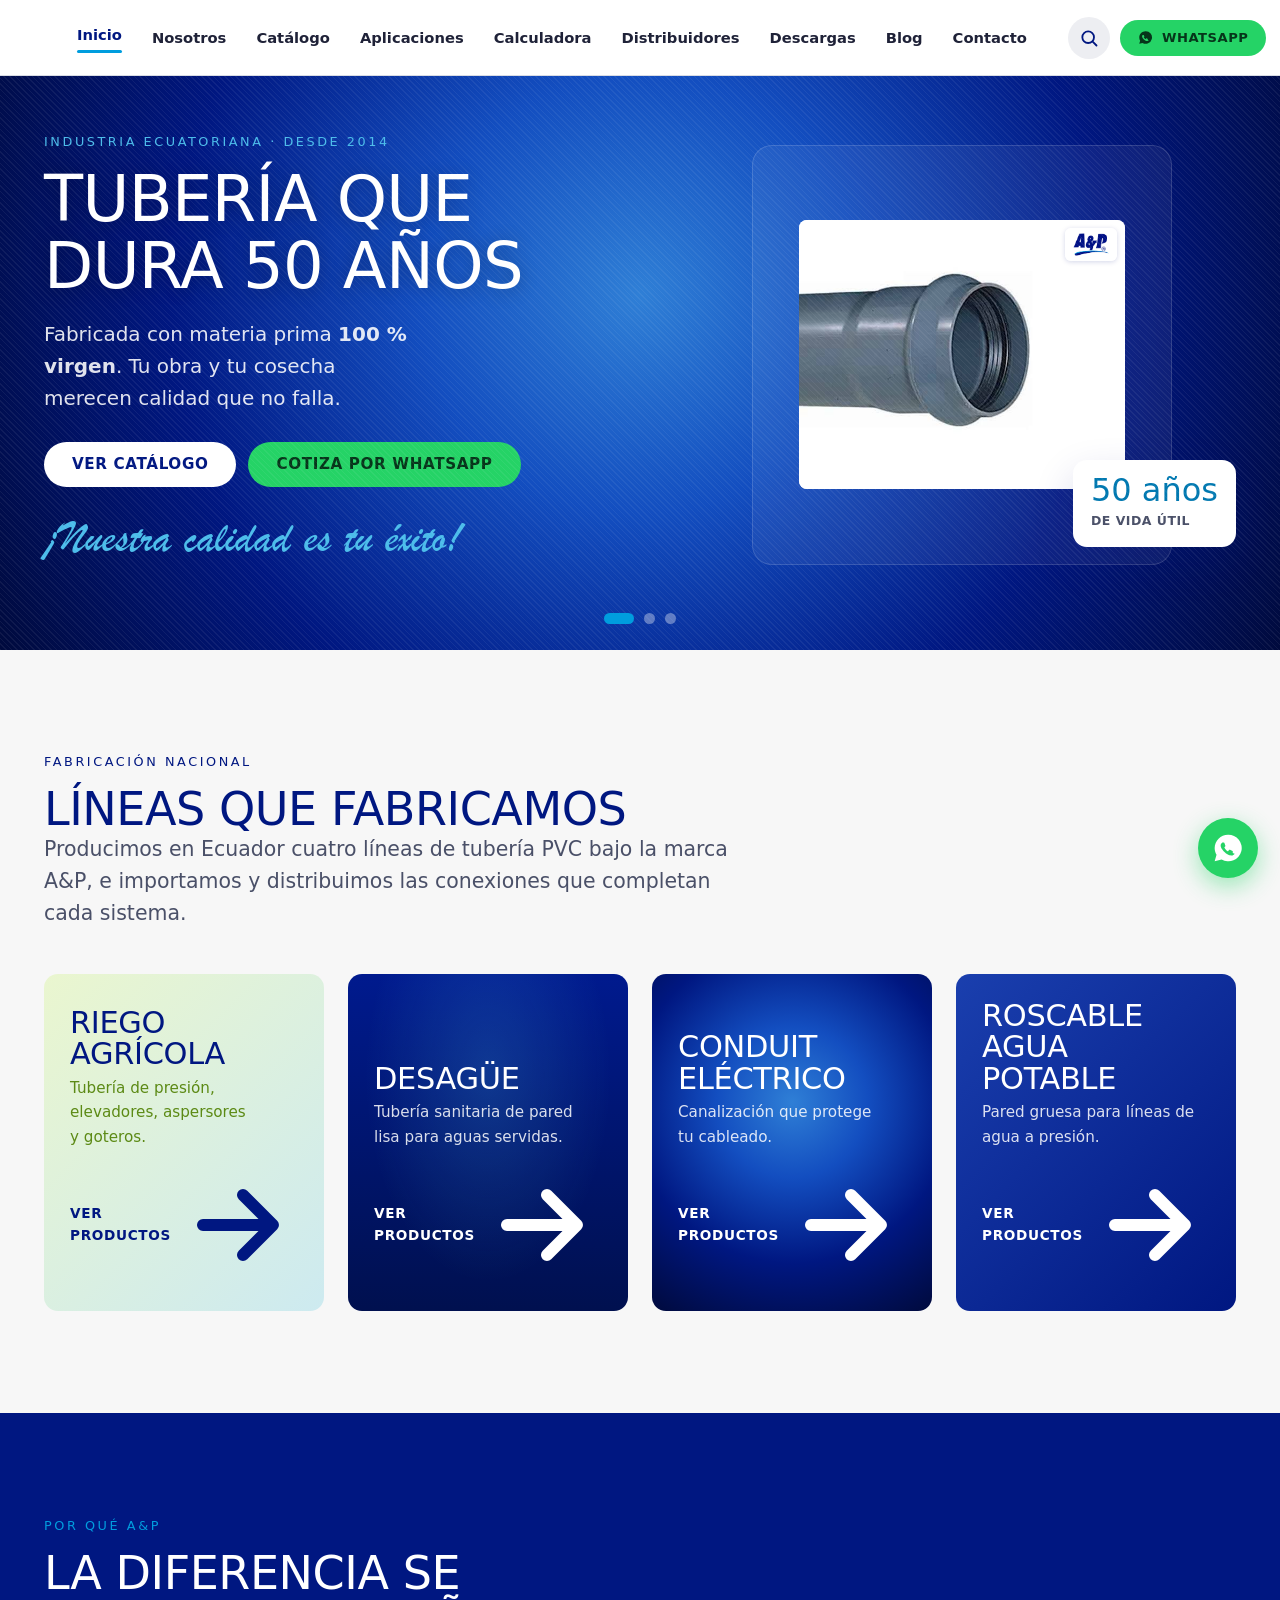
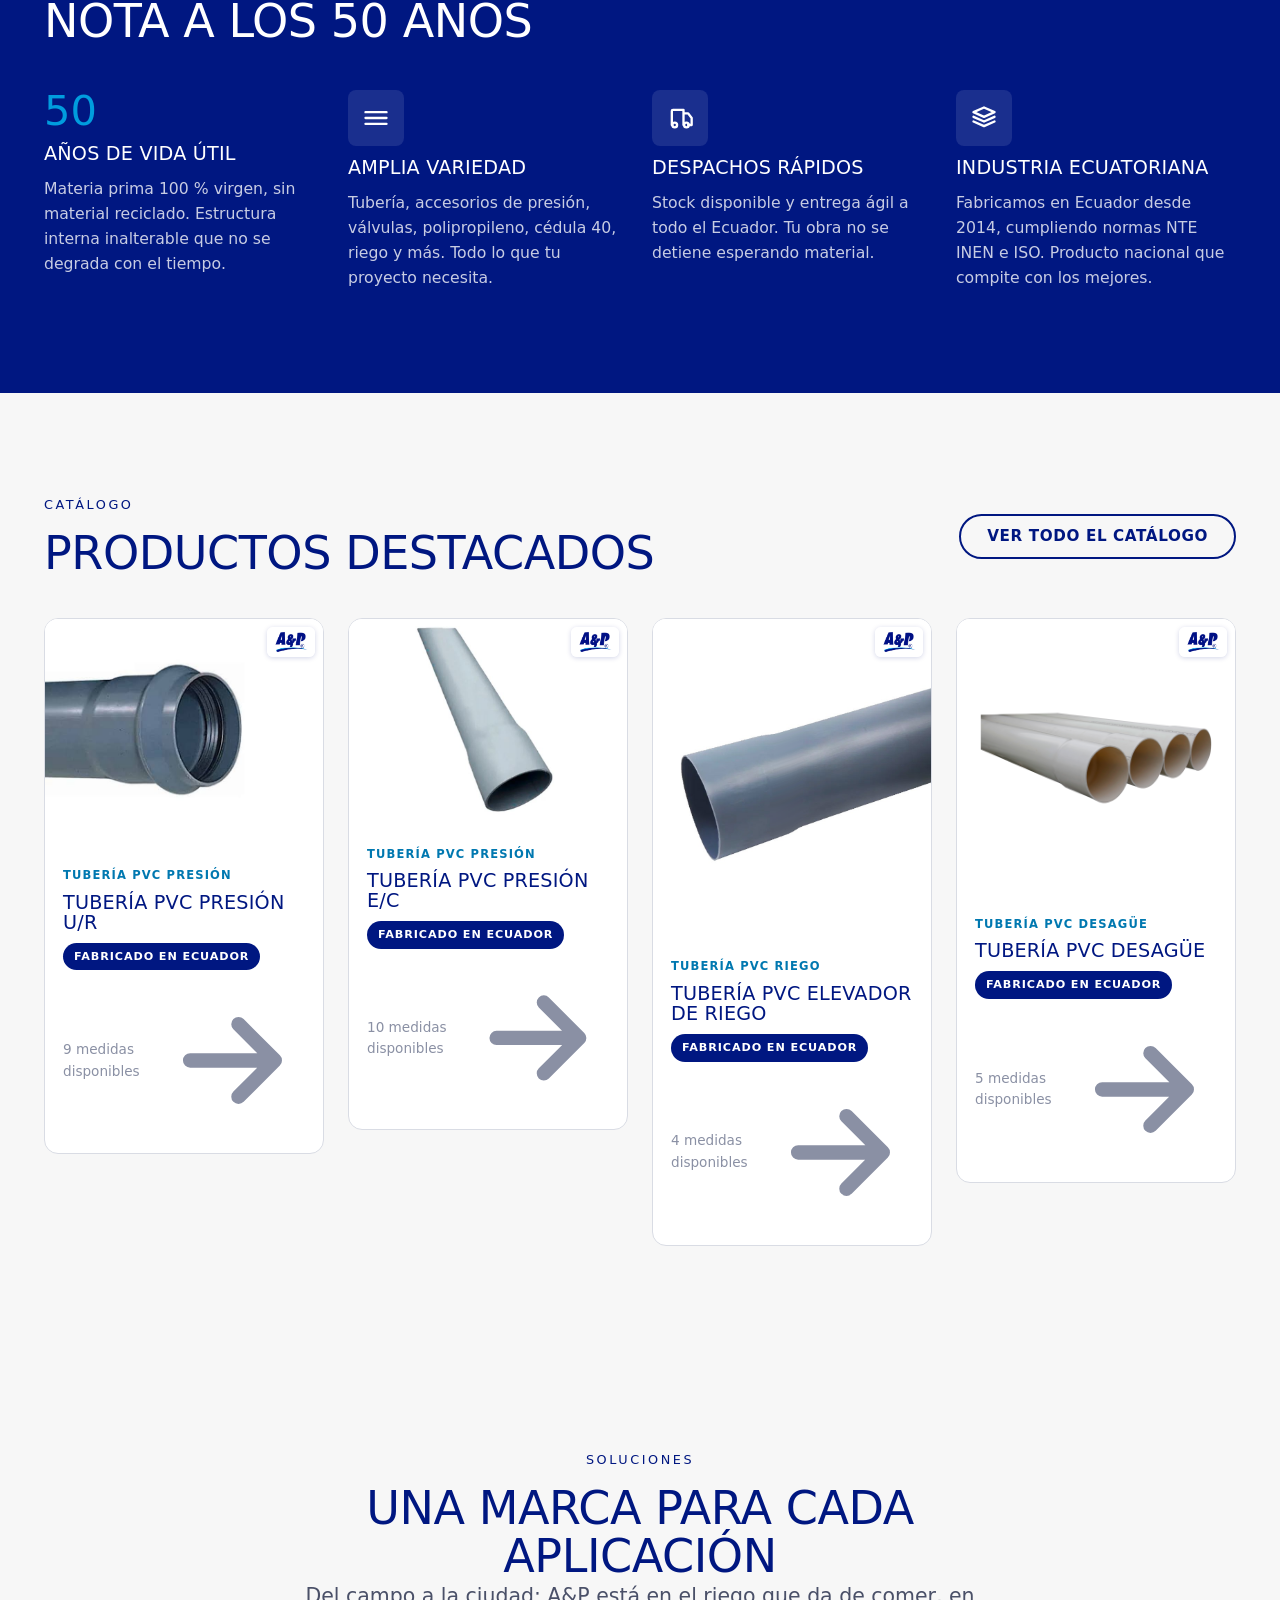
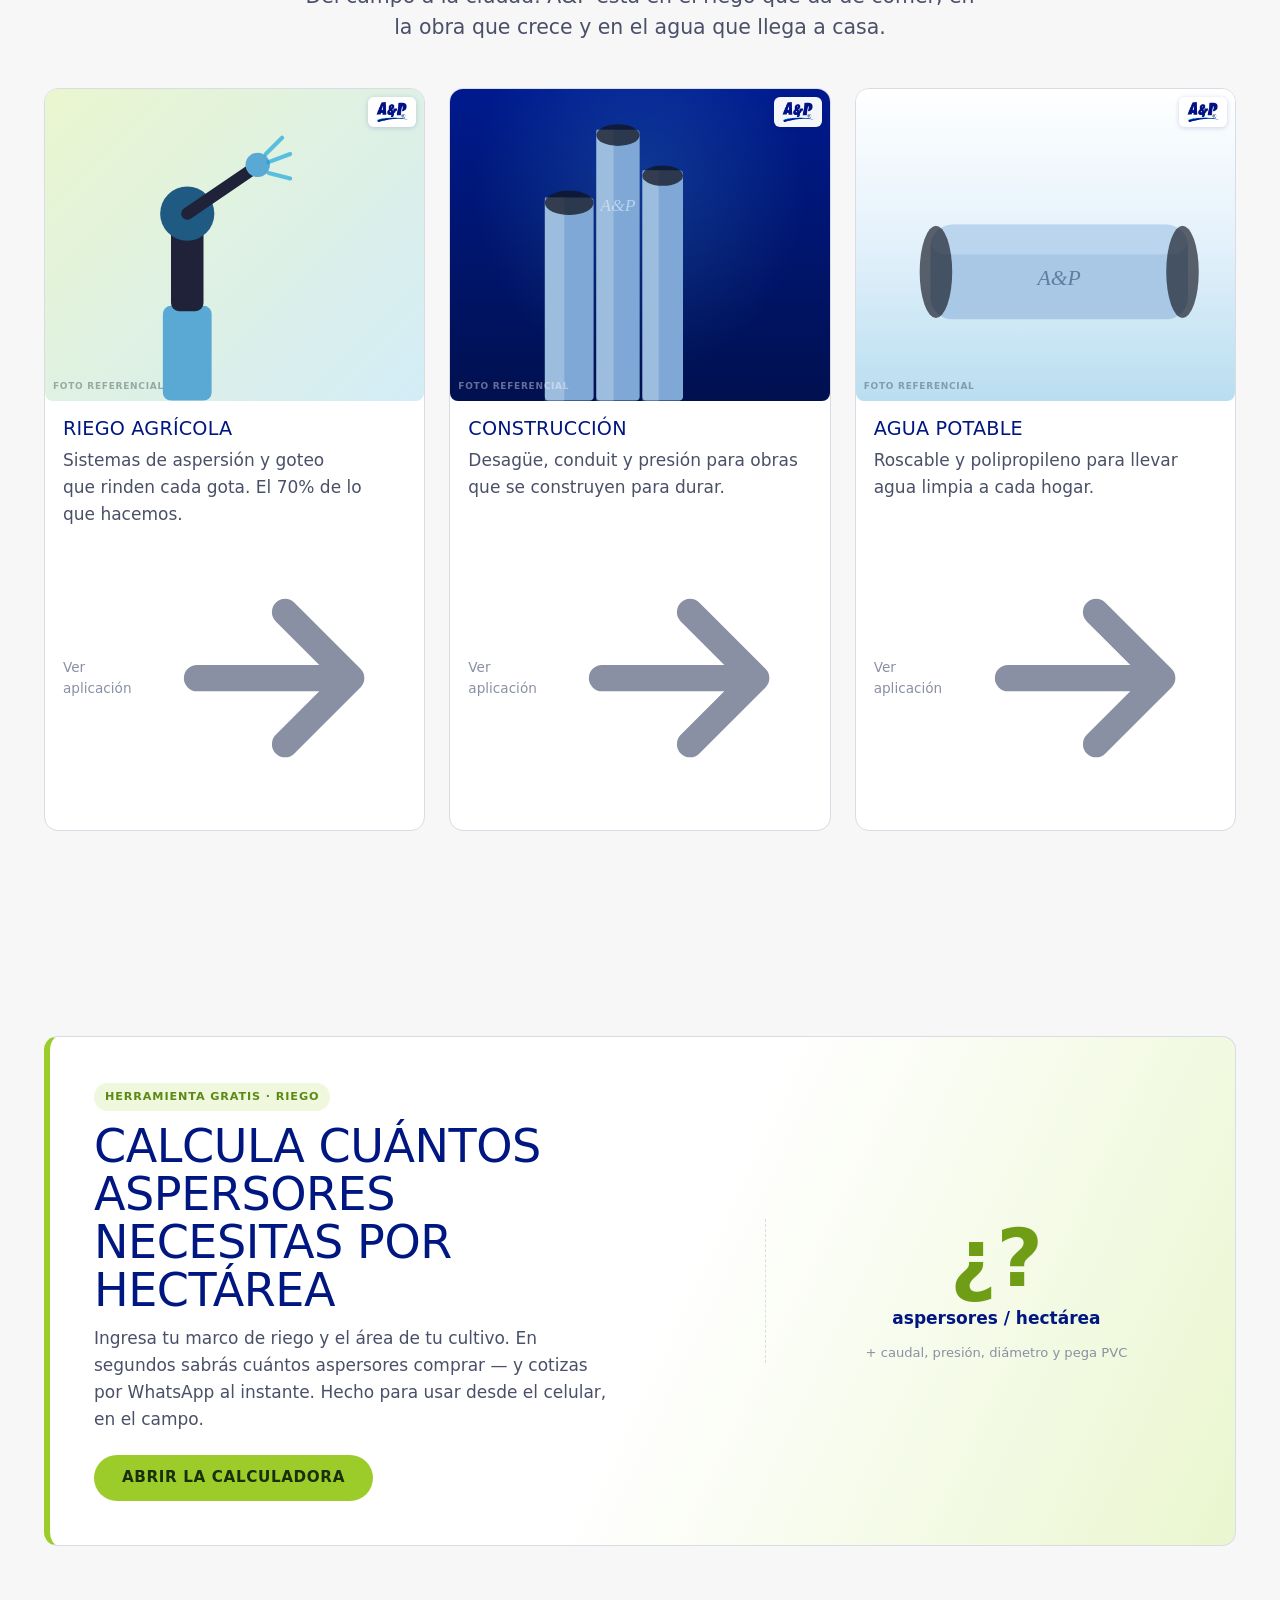
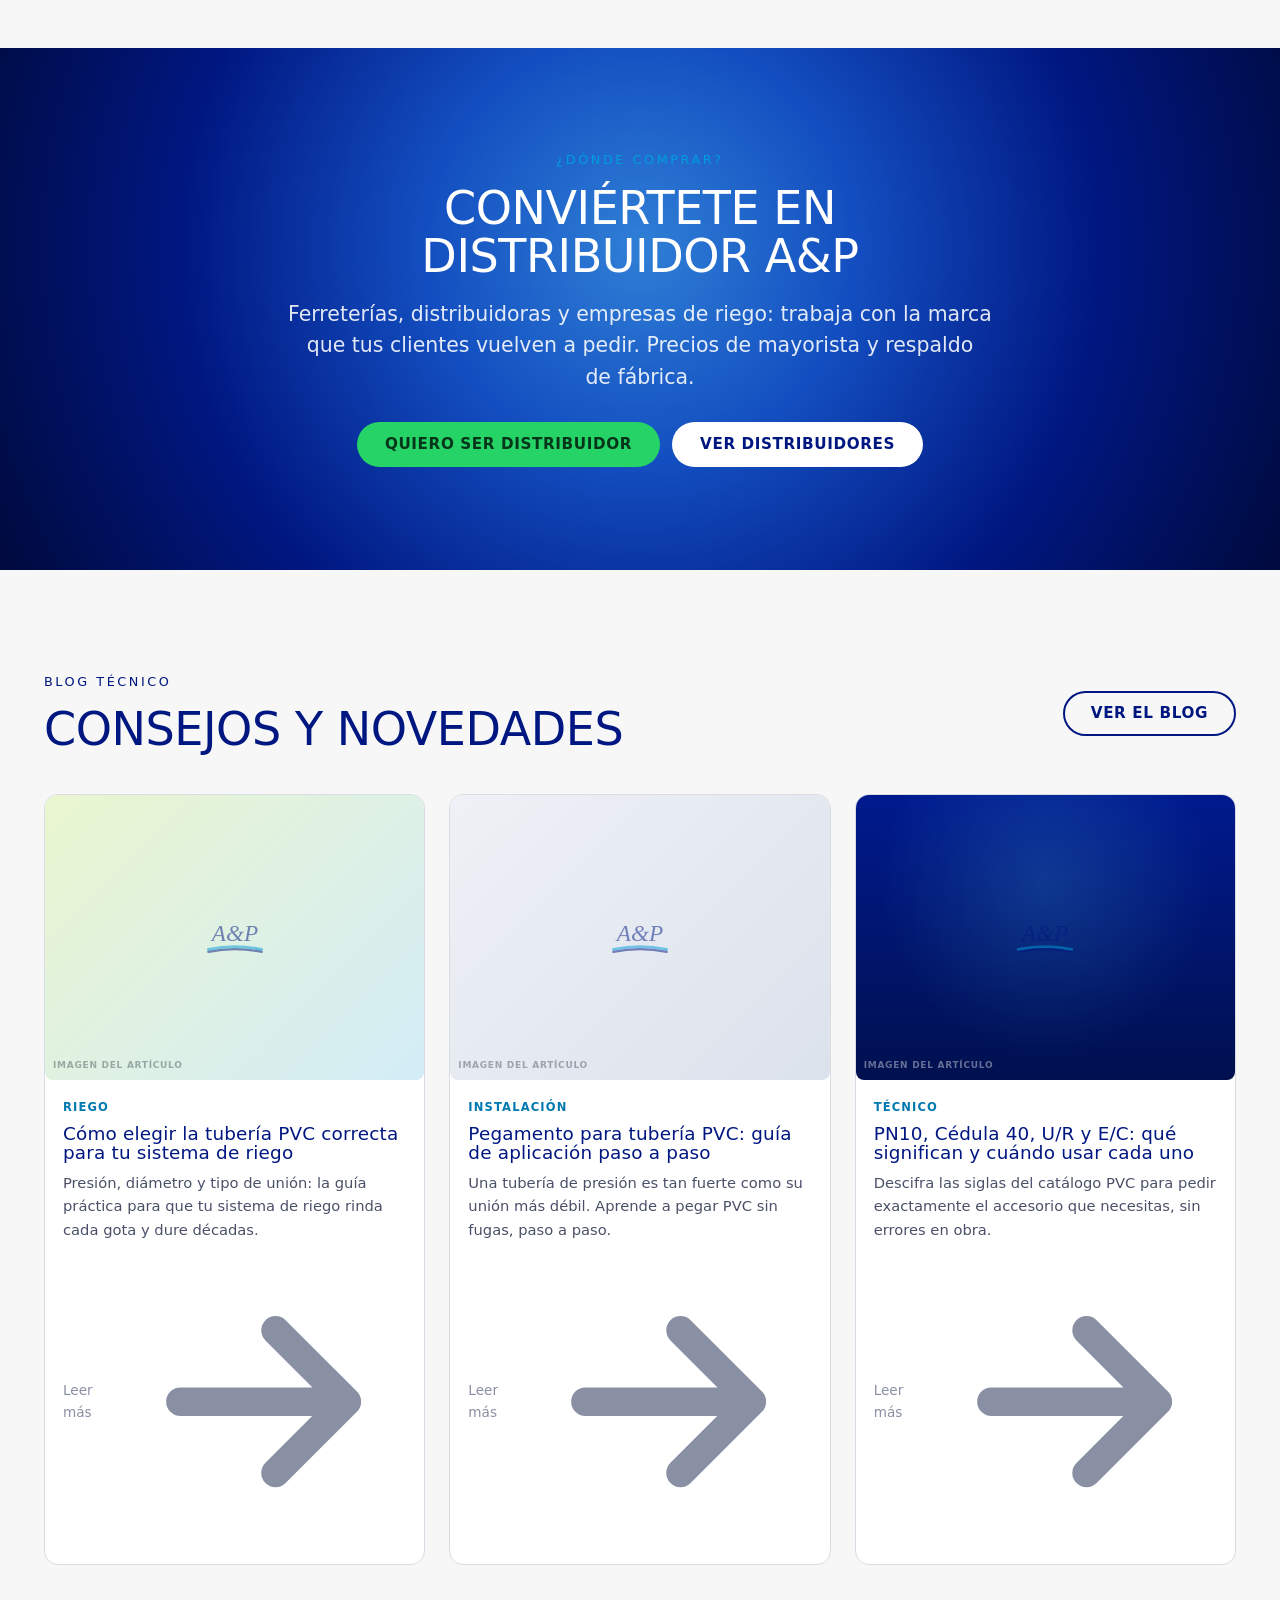
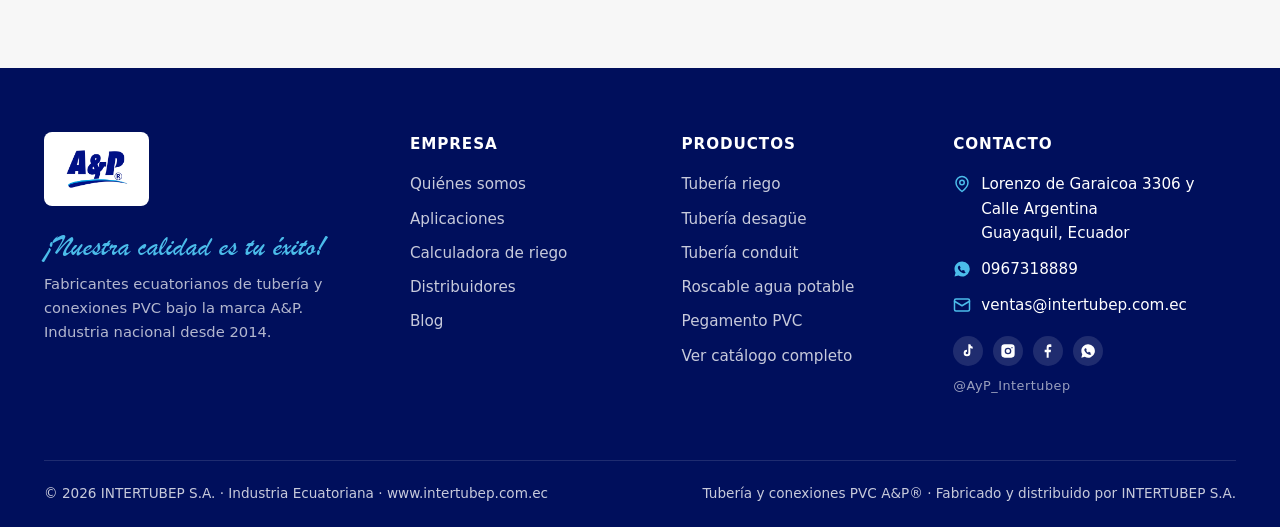
<file: index.html>
<!DOCTYPE html>
<html lang="es">
<head>
<meta charset="UTF-8">
<meta name="viewport" content="width=device-width, initial-scale=1.0">
<!-- ⚠️ Google Search Console: reemplaza el content con tu código de verificación (método etiqueta HTML) -->
<meta name="google-site-verification" content="fMlRi_JZ5dF9c5dEKWDiBDyp2h3cCIvXqvWVhSCXV-A">
<title>Tubería PVC para Riego y Agua Potable | A&P INTERTUBEP Ecuador</title>
<meta name="description" content="Fabricante de tubería PVC A&P en Ecuador: riego agrícola, desagüe, conduit y agua potable. Materia prima 100% virgen, 50 años de vida útil. Cotiza hoy.">
<link rel="stylesheet" href="assets/css/ap.css">
<script type="application/ld+json">
{
  "@context": "https://schema.org",
  "@type": "FAQPage",
  "mainEntity": [
    {
      "@type": "Question",
      "name": "¿Qué diámetros de tubería PVC para riego fabrica A&P?",
      "acceptedAnswer": {
        "@type": "Answer",
        "text": "A&P fabrica tubería PVC de presión para riego en diámetros desde 20 mm hasta 400 mm, con unión por cementado solvente (E/C) y por empaque (U/R), cubriendo redes principales, secundarias y laterales de riego tecnificado."
      }
    },
    {
      "@type": "Question",
      "name": "¿Qué presión de trabajo soporta la tubería PVC A&P?",
      "acceptedAnswer": {
        "@type": "Answer",
        "text": "Las líneas de presión A&P trabajan desde 0,50 hasta 1,60 MPa según diámetro y serie. Para accesorios manejamos PN10 y Cédula 40 (SCH40) de pared gruesa, con válvulas esféricas de hasta 232 PSI."
      }
    },
    {
      "@type": "Question",
      "name": "¿Cuánto dura la tubería PVC A&P?",
      "acceptedAnswer": {
        "@type": "Answer",
        "text": "La tubería A&P se fabrica con materia prima 100% virgen, sin material reciclado, lo que le da una vida útil estimada de hasta 50 años conservando su resistencia a la presión y a los químicos."
      }
    }
  ]
}
</script>
</head>
<body data-page="inicio">

<!-- ===================== HERO ===================== -->
<section class="hero">
  <div class="wrap">
    <div class="hero-slides" id="heroSlides">

      <article class="hero-slide active">
        <div>
          <p class="eyebrow hero-eyebrow">Industria ecuatoriana · desde 2014</p>
          <h1>Tubería que<br>dura 50 años</h1>
          <p class="hero-sub">Fabricada con materia prima <strong>100&nbsp;% virgen</strong>. Tu obra y tu cosecha merecen calidad que no falla.</p>
          <div class="hero-cta">
            <a class="btn btn--on-navy" href="catalogo.html">Ver catálogo</a>
            <a class="btn btn--wa" id="heroWa1" href="#" target="_blank" rel="noopener">Cotiza por WhatsApp</a>
          </div>
          <p class="tagline-script tagline-script--cyan" style="margin-top:30px">¡Nuestra calidad es tu éxito!</p>
        </div>
        <div class="hero-visual" data-product="tubo-presion-ur" data-stat="50 años|de vida útil"></div>
      </article>

      <article class="hero-slide">
        <div>
          <p class="eyebrow hero-eyebrow">Tubería PVC para riego agrícola</p>
          <h1>Tu cosecha crece<br>donde llega A&P</h1>
          <p class="hero-sub">Tubería de presión, aspersores, goteros y fertirriego. Todo el sistema de riego, de una sola marca.</p>
          <div class="hero-cta">
            <a class="btn btn--riego" href="catalogo.html?cat=tuberia-riego">Línea de riego</a>
            <a class="btn btn--on-navy" href="aplicaciones.html#riego">Ver aplicaciones</a>
          </div>
          <p class="tagline-script tagline-script--cyan" style="margin-top:30px">¡Nuestra calidad es tu éxito!</p>
        </div>
        <div class="hero-visual" data-product="aspersor-2014" data-stat="70%|de nuestras ventas es riego"></div>
      </article>

      <article class="hero-slide">
        <div>
          <p class="eyebrow hero-eyebrow">Catálogo completo</p>
          <h1>Todas tus<br>conexiones A&P</h1>
          <p class="hero-sub">Tubería, accesorios de presión, válvulas, polipropileno, cédula 40 y más. Amplia variedad lista para despacho.</p>
          <div class="hero-cta">
            <a class="btn btn--on-navy" href="catalogo.html">Explorar el catálogo</a>
            <a class="btn btn--wa" id="heroWa2" href="#" target="_blank" rel="noopener">Pedir lista de precios</a>
          </div>
          <p class="tagline-script tagline-script--cyan" style="margin-top:30px">¡Nuestra calidad es tu éxito!</p>
        </div>
        <div class="hero-visual" data-product="valvula-esferica-metal" data-stat="+1.000|referencias"></div>
      </article>

    </div>
    <div class="hero-dots" id="heroDots"></div>
  </div>
</section>

<!-- ===================== LÍNEAS QUE FABRICAMOS ===================== -->
<section class="section">
  <div class="wrap">
    <div class="section-head reveal">
      <p class="eyebrow eyebrow--ink">Fabricación nacional</p>
      <h2>Líneas que fabricamos</h2>
      <p class="lead">Producimos en Ecuador cuatro líneas de tubería PVC bajo la marca A&P, e importamos y distribuimos las conexiones que completan cada sistema.</p>
    </div>
    <div class="grid cols-4" id="lineCards"></div>
  </div>
</section>

<!-- ===================== DIFERENCIADORES ===================== -->
<section class="section band-navy">
  <div class="wrap">
    <div class="section-head reveal" style="max-width:none">
      <p class="eyebrow">Por qué A&P</p>
      <h2 style="max-width:18ch">La diferencia se nota a los 50 años</h2>
    </div>
    <div class="grid cols-4">
      <div class="feature reveal">
        <div class="feat-num">50</div>
        <h4 style="color:#fff">Años de vida útil</h4>
        <p style="color:rgba(255,255,255,.78)">Materia prima 100&nbsp;% virgen, sin material reciclado. Estructura interna inalterable que no se degrada con el tiempo.</p>
      </div>
      <div class="feature reveal">
        <div class="feat-ico" style="background:rgba(255,255,255,.1);color:#fff">
          <svg viewBox="0 0 24 24" fill="none" stroke="currentColor" stroke-width="2" stroke-linecap="round" stroke-linejoin="round"><path d="M3 7h18M3 12h18M3 17h18"/><circle cx="7" cy="7" r="0"/></svg>
        </div>
        <h4 style="color:#fff">Amplia variedad</h4>
        <p style="color:rgba(255,255,255,.78)">Tubería, accesorios de presión, válvulas, polipropileno, cédula 40, riego y más. Todo lo que tu proyecto necesita.</p>
      </div>
      <div class="feature reveal">
        <div class="feat-ico" style="background:rgba(255,255,255,.1);color:#fff">
          <svg viewBox="0 0 24 24" fill="none" stroke="currentColor" stroke-width="2" stroke-linecap="round" stroke-linejoin="round"><path d="M5 18V6a1 1 0 0 1 1-1h9v13M15 8h4l3 4v6h-3"/><circle cx="7.5" cy="18" r="2"/><circle cx="17.5" cy="18" r="2"/></svg>
        </div>
        <h4 style="color:#fff">Despachos rápidos</h4>
        <p style="color:rgba(255,255,255,.78)">Stock disponible y entrega ágil a todo el Ecuador. Tu obra no se detiene esperando material.</p>
      </div>
      <div class="feature reveal">
        <div class="feat-ico" style="background:rgba(255,255,255,.1);color:#fff">
          <svg viewBox="0 0 24 24" fill="none" stroke="currentColor" stroke-width="2" stroke-linecap="round" stroke-linejoin="round"><path d="m12 3 9 4-9 4-9-4 9-4zM3 11l9 4 9-4M3 15l9 4 9-4"/></svg>
        </div>
        <h4 style="color:#fff">Industria ecuatoriana</h4>
        <p style="color:rgba(255,255,255,.78)">Fabricamos en Ecuador desde 2014, cumpliendo normas NTE INEN e ISO. Producto nacional que compite con los mejores.</p>
      </div>
    </div>
  </div>
</section>

<!-- ===================== DESTACADOS ===================== -->
<section class="section">
  <div class="wrap">
    <div class="flex items-center reveal" style="justify-content:space-between;gap:16px;flex-wrap:wrap;margin-bottom:40px">
      <div class="section-head" style="margin-bottom:0">
        <p class="eyebrow eyebrow--ink">Catálogo</p>
        <h2>Productos destacados</h2>
      </div>
      <a class="btn btn--ghost" href="catalogo.html">Ver todo el catálogo</a>
    </div>
    <div class="grid cols-4" id="featuredGrid"></div>
  </div>
</section>

<!-- ===================== APLICACIONES ===================== -->
<section class="section band-cloud">
  <div class="wrap">
    <div class="section-head center reveal">
      <p class="eyebrow eyebrow--ink">Soluciones</p>
      <h2>Una marca para cada aplicación</h2>
      <p class="lead">Del campo a la ciudad: A&P está en el riego que da de comer, en la obra que crece y en el agua que llega a casa.</p>
    </div>
    <div class="grid cols-3" id="appsGrid"></div>
  </div>
</section>

<!-- ===================== CALCULADORA DESTACADA ===================== -->
<section class="section">
  <div class="wrap">
    <a class="calc-feature reveal" href="calculadora.html#aspersores">
      <div class="calc-feature-body">
        <span class="pill pill--riego">Herramienta gratis · Riego</span>
        <h2>Calcula cuántos aspersores necesitas por hectárea</h2>
        <p>Ingresa tu marco de riego y el área de tu cultivo. En segundos sabrás cuántos aspersores comprar — y cotizas por WhatsApp al instante. Hecho para usar desde el celular, en el campo.</p>
        <span class="btn btn--riego">Abrir la calculadora</span>
      </div>
      <div class="calc-feature-stat">
        <span class="calc-feature-num">¿?</span>
        <span class="calc-feature-unit">aspersores / hectárea</span>
        <span class="calc-feature-hint">+ caudal, presión, diámetro y pega PVC</span>
      </div>
    </a>
  </div>
</section>

<!-- ===================== CTA DISTRIBUIDORES ===================== -->
<section class="section band-glow">
  <div class="wrap" style="text-align:center;max-width:780px">
    <p class="eyebrow reveal">¿Dónde comprar?</p>
    <h2 class="reveal" style="margin-bottom:18px">Conviértete en distribuidor A&P</h2>
    <p class="lead reveal" style="color:rgba(255,255,255,.88);margin-bottom:28px">Ferreterías, distribuidoras y empresas de riego: trabaja con la marca que tus clientes vuelven a pedir. Precios de mayorista y respaldo de fábrica.</p>
    <div class="hero-cta reveal" style="justify-content:center">
      <a class="btn btn--wa" id="ctaWa" href="#" target="_blank" rel="noopener">Quiero ser distribuidor</a>
      <a class="btn btn--on-navy" href="distribuidores.html">Ver distribuidores</a>
    </div>
  </div>
</section>

<!-- ===================== BLOG TEASER ===================== -->
<section class="section">
  <div class="wrap">
    <div class="flex items-center reveal" style="justify-content:space-between;gap:16px;flex-wrap:wrap;margin-bottom:40px">
      <div class="section-head" style="margin-bottom:0">
        <p class="eyebrow eyebrow--ink">Blog técnico</p>
        <h2>Consejos y novedades</h2>
      </div>
      <a class="btn btn--ghost" href="blog.html">Ver el blog</a>
    </div>
    <div class="grid cols-3" id="blogTeaser"></div>
  </div>
</section>

<style id="calc-feature-style">
  .calc-feature { display: grid; grid-template-columns: 1.4fr .9fr; align-items: center; gap: 8px;
    background: linear-gradient(115deg, #ffffff 0%, #ffffff 52%, var(--line-riego-green-soft, #eaf6cf) 100%);
    border: 1px solid var(--ap-stone-200); border-left: 6px solid var(--line-riego-green, #9BCC2A);
    border-radius: var(--r-lg); padding: clamp(26px, 4vw, 44px); text-decoration: none;
    transition: box-shadow var(--dur-base, 200ms) var(--ease-out, ease), transform var(--dur-base, 200ms) var(--ease-out, ease); }
  .calc-feature:hover { box-shadow: var(--shadow-lg); transform: translateY(-2px); }
  .calc-feature-body h2 { margin: 12px 0 10px; color: var(--ap-navy); max-width: 18ch; }
  .calc-feature-body p { color: var(--ap-stone-600); margin: 0 0 22px; max-width: 48ch; }
  .calc-feature-stat { text-align: center; border-left: 1px dashed var(--ap-stone-200); padding-left: clamp(16px, 3vw, 36px); }
  .calc-feature-num { display: block; font-family: var(--font-display, inherit); font-weight: 900; font-size: clamp(3rem, 8vw, 5rem); line-height: 1; color: var(--line-riego-green-deep, #6f9e16); }
  .calc-feature-unit { display: block; font-weight: 700; color: var(--ap-navy); margin-top: 6px; }
  .calc-feature-hint { display: block; font-size: .82rem; color: var(--ap-stone-400); margin-top: 10px; }
  @media (max-width: 760px) {
    .calc-feature { grid-template-columns: 1fr; }
    .calc-feature-stat { border-left: 0; border-top: 1px dashed var(--ap-stone-200); padding-left: 0; padding-top: 22px; margin-top: 4px; }
  }
</style>
<script src="assets/js/products.js"></script>
<script src="assets/js/blog-posts.js"></script>
<script src="assets/js/site.js"></script>
<script>
(function () {
  document.querySelectorAll('#heroWa1,#heroWa2,#ctaWa').forEach(function (a) { a.href = window.AP_WA_LINK; });

  // Hero visuals
  document.querySelectorAll('.hero-visual').forEach(function (v) {
    var p = window.AP_getProduct(v.getAttribute('data-product'));
    var stat = (v.getAttribute('data-stat') || '').split('|');
    if (!p) return;
    v.innerHTML =
      '<div style="width:min(100%,420px);aspect-ratio:1;background:rgba(255,255,255,.06);border:1px solid rgba(255,255,255,.14);border-radius:20px;display:grid;place-items:center;backdrop-filter:blur(2px)">' +
        '<div style="width:78%">' + window.AP_phImage(p) + '</div>' +
      '</div>' +
      (stat.length === 2 ? '<div class="hero-stat-chip" style="right:0;bottom:18px"><span style="font-size:2rem;color:var(--ap-cyan-deep);display:block;line-height:1">' + stat[0] + '</span><span style="font-size:.78rem;font-family:var(--font-body);font-weight:600;color:var(--ap-stone-600);text-transform:uppercase;letter-spacing:.04em">' + stat[1] + '</span></div>' : '');
  });

  // Hero slider
  var slides = Array.prototype.slice.call(document.querySelectorAll('.hero-slide'));
  var dotsWrap = document.getElementById('heroDots');
  var idx = 0, timer;
  slides.forEach(function (s, i) {
    var b = document.createElement('button');
    b.className = 'hero-dot' + (i === 0 ? ' active' : '');
    b.setAttribute('aria-label', 'Diapositiva ' + (i + 1));
    b.addEventListener('click', function () { go(i); restart(); });
    dotsWrap.appendChild(b);
  });
  var dots = Array.prototype.slice.call(dotsWrap.children);
  function go(n) {
    slides[idx].classList.remove('active'); dots[idx].classList.remove('active');
    idx = (n + slides.length) % slides.length;
    slides[idx].classList.add('active'); dots[idx].classList.add('active');
  }
  function restart() { clearInterval(timer); timer = setInterval(function () { go(idx + 1); }, 6000); }
  restart();

  // Line cards
  var LINES = [
    { cat: 'tuberia-riego', cls: 'riego', title: 'Riego agrícola', desc: 'Tubería de presión, elevadores, aspersores y goteros.', bg: 'linear-gradient(135deg,#eaf6cf 0%,#cdeaf0 100%)' },
    { cat: 'tuberia-desague', cls: '', title: 'Desagüe', desc: 'Tubería sanitaria de pared lisa para aguas servidas.', bg: 'var(--bg-navy-textured)' },
    { cat: 'tuberia-conduit', cls: '', title: 'Conduit eléctrico', desc: 'Canalización que protege tu cableado.', bg: 'var(--bg-navy-glow)' },
    { cat: 'tuberia-roscable', cls: '', title: 'Roscable agua potable', desc: 'Pared gruesa para líneas de agua a presión.', bg: 'linear-gradient(135deg,#1a3fae,#001781)' }
  ];
  document.getElementById('lineCards').innerHTML = LINES.map(function (l) {
    return '<a class="line-card reveal ' + l.cls + '" href="catalogo.html?cat=' + l.cat + '">' +
      '<div class="line-card-bg" style="background:' + l.bg + '"></div>' +
      '<h3>' + l.title + '</h3>' +
      '<p class="line-desc">' + l.desc + '</p>' +
      '<span class="line-link">Ver productos ' + window.AP_ICONS.arrow + '</span>' +
    '</a>';
  }).join('');

  // Featured
  var feat = window.AP_PRODUCTS.filter(function (p) { return p.featured; }).slice(0, 8);
  document.getElementById('featuredGrid').innerHTML = feat.slice(0, 4).map(function (p) {
    return '<div class="reveal">' + window.AP_renderCard(p) + '</div>';
  }).join('');

  // Apps
  var APPS = [
    { id: 'riego', title: 'Riego agrícola', desc: 'Sistemas de aspersión y goteo que rinden cada gota. El 70% de lo que hacemos.', tone: 'riego', shape: 'aspersor' },
    { id: 'construccion', title: 'Construcción', desc: 'Desagüe, conduit y presión para obras que se construyen para durar.', tone: 'navy', shape: 'tubo' },
    { id: 'agua-potable', title: 'Agua potable', desc: 'Roscable y polipropileno para llevar agua limpia a cada hogar.', tone: 'water', shape: 'acople' }
  ];
  document.getElementById('appsGrid').innerHTML = APPS.map(function (a) {
    return '<a class="card reveal" href="aplicaciones.html#' + a.id + '">' +
      '<div class="card-media">' + window.AP_phImage({ tone: a.tone, shape: a.shape }) + '</div>' +
      '<div class="card-body"><h4>' + a.title + '</h4><p class="muted" style="margin:0">' + a.desc + '</p>' +
      '<div class="card-meta">Ver aplicación ' + window.AP_ICONS.arrow + '</div></div>' +
    '</a>';
  }).join('');

  // Blog teaser
  var POSTS = (window.AP_POSTS || []).slice(0, 3);
  document.getElementById('blogTeaser').innerHTML = POSTS.map(function (b) {
    return '<a class="card reveal" href="articulo.html?id=' + b.id + '">' +
      '<div class="card-media ph" data-tone="' + b.tone + '" style="display:grid;place-items:center">' + window.AP_phMark(70) + '<span class="ph-tag">Imagen del artículo</span></div>' +
      '<div class="card-body"><span class="card-cat">' + b.tag + '</span><h4 style="font-size:1.15rem;text-transform:none">' + b.title + '</h4>' +
      '<p class="muted" style="margin:0;font-size:.92rem">' + b.excerpt + '</p>' +
      '<div class="card-meta">Leer más ' + window.AP_ICONS.arrow + '</div></div>' +
    '</a>';
  }).join('');
})();
</script>
</body>
</html>
</file>
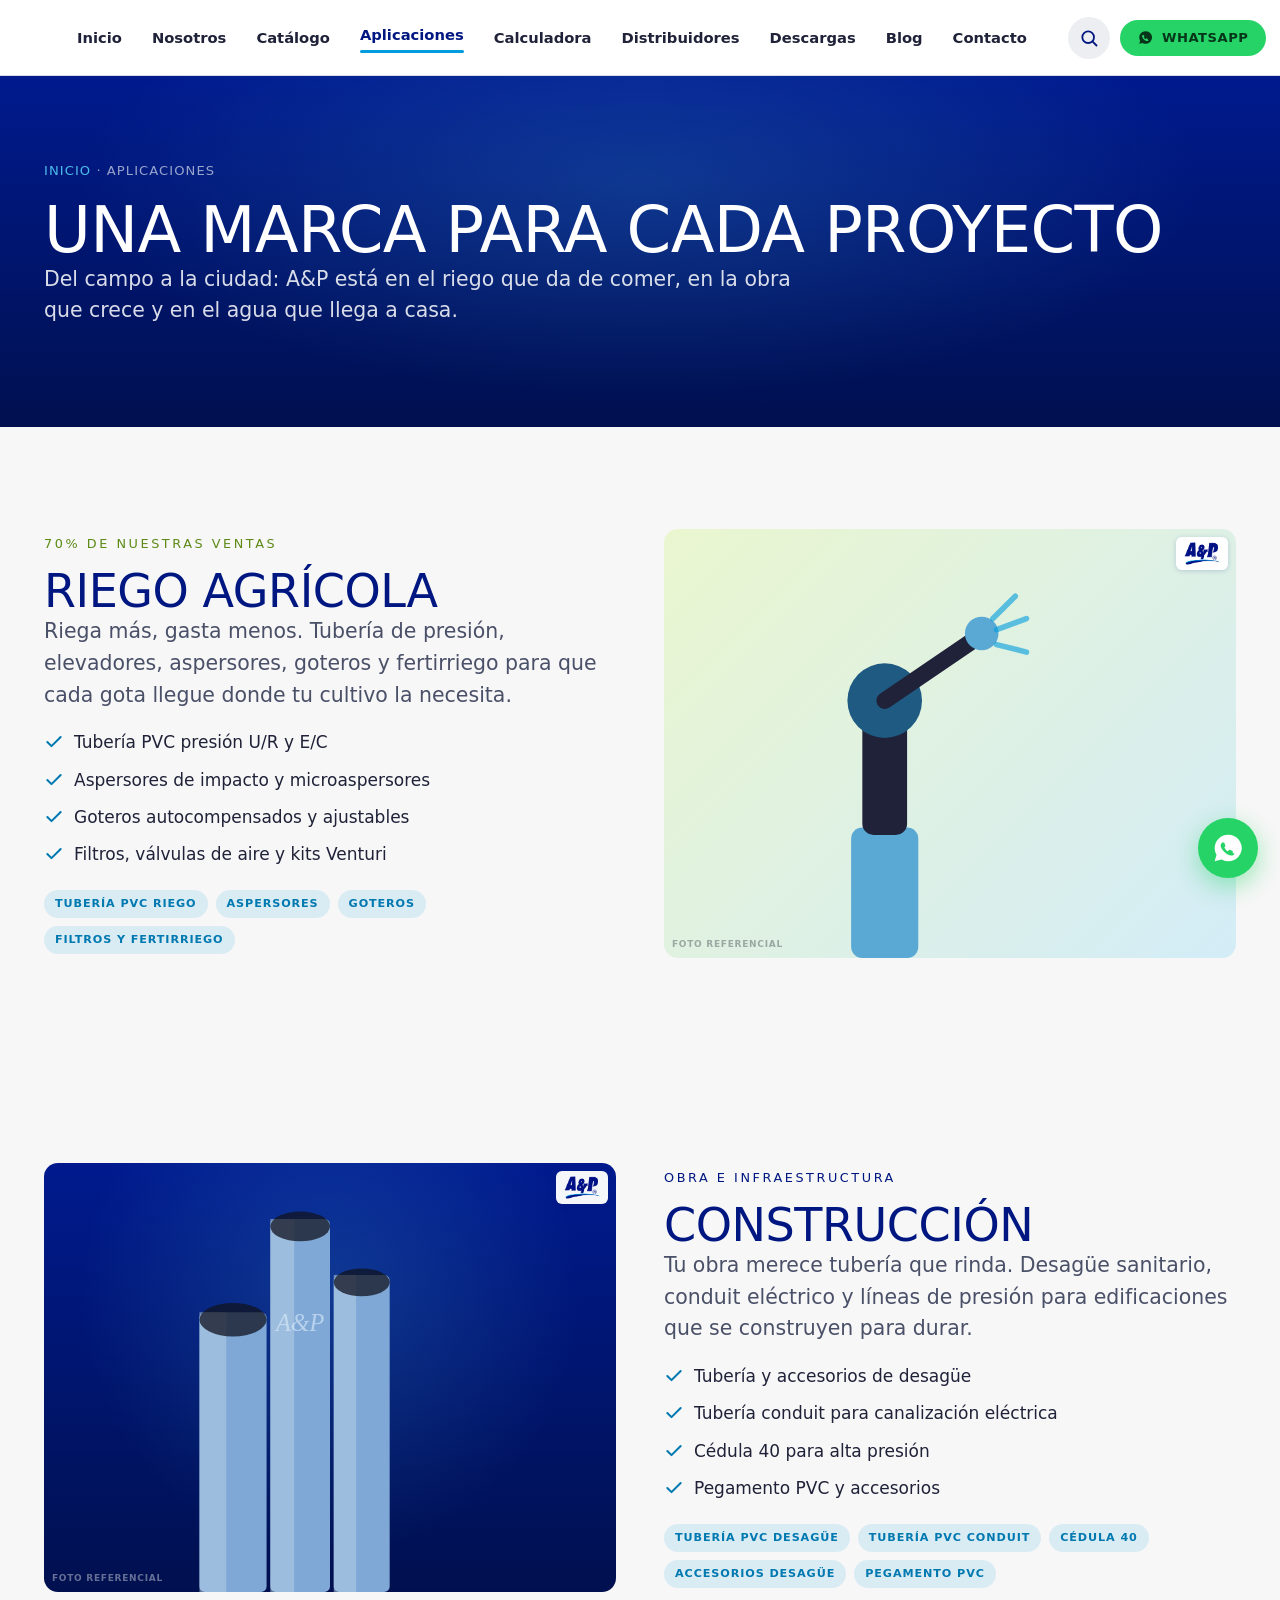
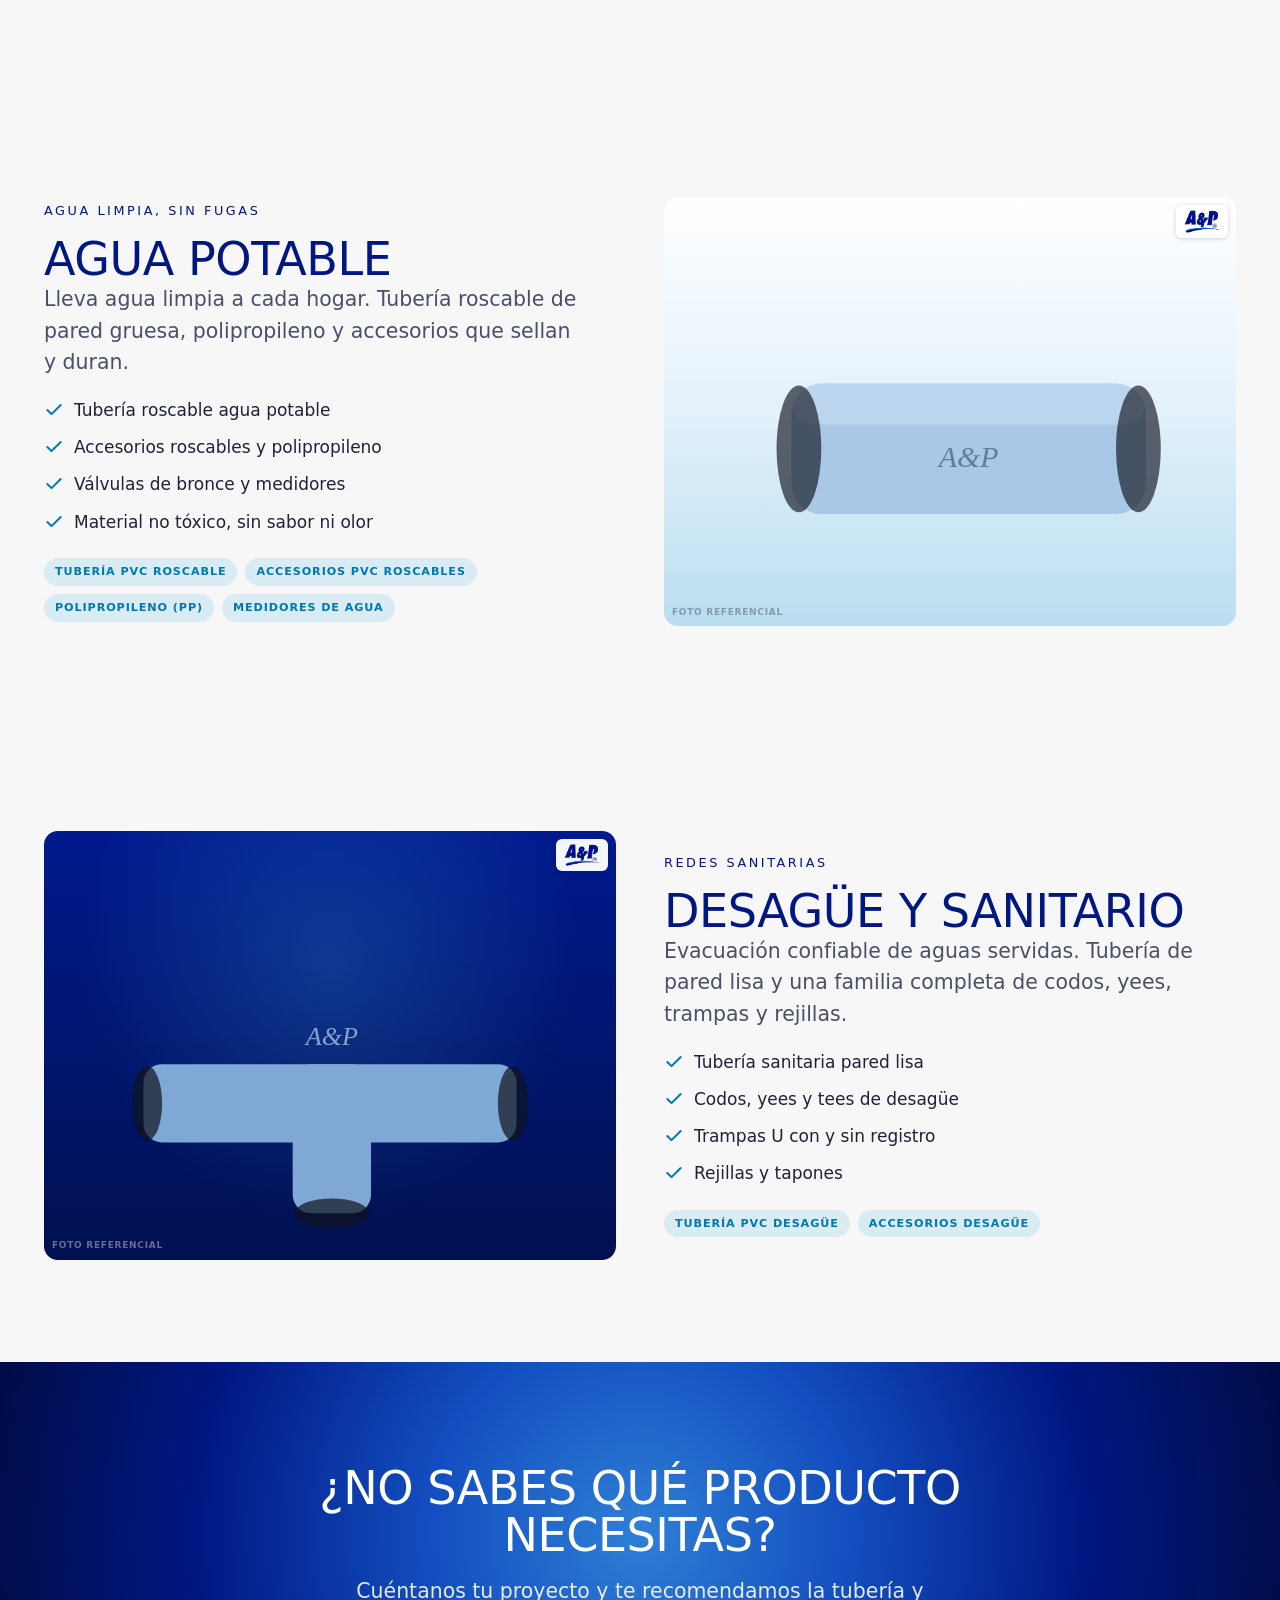
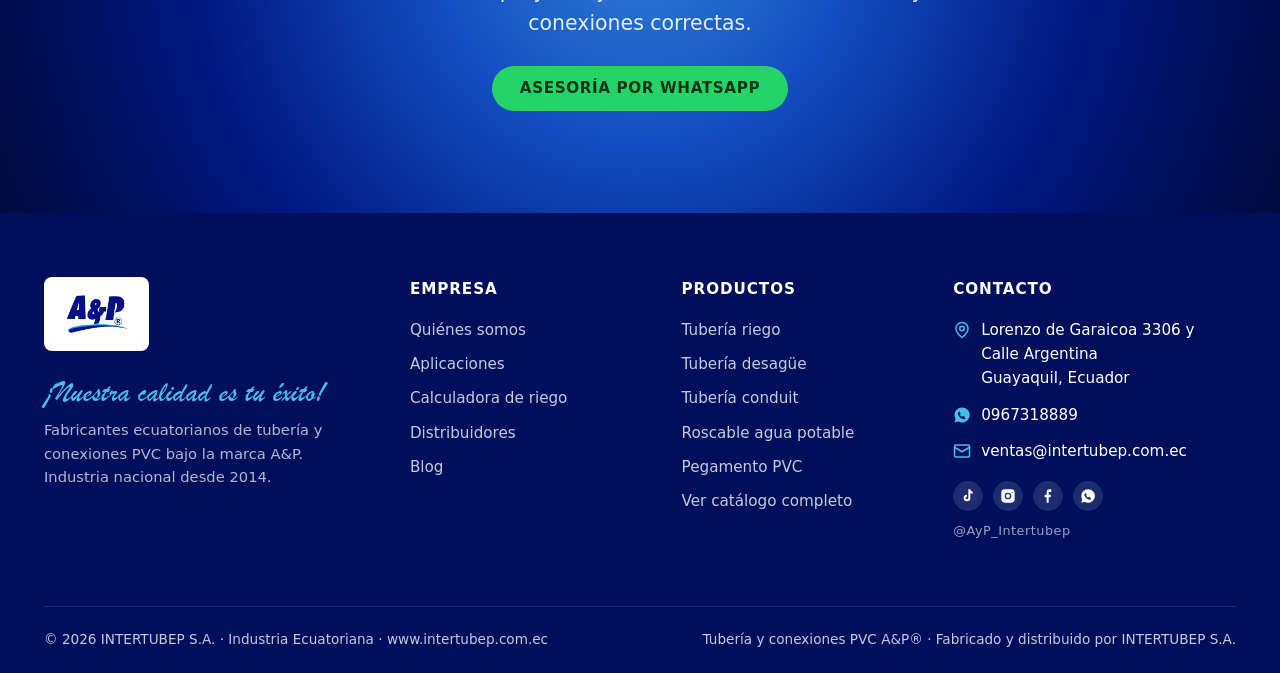
<file: aplicaciones.html>
<!DOCTYPE html>
<html lang="es">
<head>
<meta charset="UTF-8">
<meta name="viewport" content="width=device-width, initial-scale=1.0">
<title>Aplicaciones · A&P · INTERTUBEP</title>
<meta name="description" content="Soluciones A&P para riego agrícola, construcción, agua potable y desagüe. Tubería y conexiones PVC para cada proyecto en Ecuador.">
<link rel="stylesheet" href="assets/css/ap.css">
<style>
  .app-block { display:grid; grid-template-columns:1fr 1fr; gap:48px; align-items:center; }
  .app-block.rev { direction:rtl; } .app-block.rev > * { direction:ltr; }
  .app-media { border-radius:var(--r-lg); aspect-ratio:4/3; overflow:hidden; }
  .app-list { list-style:none; padding:0; margin:18px 0 0; display:flex; flex-direction:column; gap:10px; }
  .app-list li { display:flex; gap:10px; align-items:flex-start; }
  .app-list svg { width:20px;height:20px;color:var(--ap-cyan-deep);flex:none;margin-top:3px; }
  @media (max-width:860px){ .app-block, .app-block.rev{ grid-template-columns:1fr; direction:ltr; } }
</style>
</head>
<body data-page="aplicaciones">

<section class="page-hero">
  <div class="wrap">
    <p class="breadcrumb"><a href="index.html">Inicio</a> · Aplicaciones</p>
    <h1>Una marca para cada proyecto</h1>
    <p class="lead">Del campo a la ciudad: A&P está en el riego que da de comer, en la obra que crece y en el agua que llega a casa.</p>
  </div>
</section>

<div id="appsRoot"></div>

<section class="section band-glow">
  <div class="wrap center" style="max-width:720px">
    <h2 class="reveal" style="margin-bottom:16px">¿No sabes qué producto necesitas?</h2>
    <p class="lead reveal" style="color:rgba(255,255,255,.88);margin-bottom:26px">Cuéntanos tu proyecto y te recomendamos la tubería y conexiones correctas.</p>
    <a class="btn btn--wa reveal" id="appWa" href="#" target="_blank" rel="noopener">Asesoría por WhatsApp</a>
  </div>
</section>

<script src="assets/js/products.js"></script>
<script src="assets/js/site.js"></script>
<script>
(function () {
  document.getElementById('appWa').href = window.AP_WA_LINK;
  var APPS = [
    { id:'riego', tone:'riego', shape:'aspersor', eyebrow:'70% de nuestras ventas',
      title:'Riego agrícola', riego:true,
      lead:'Riega más, gasta menos. Tubería de presión, elevadores, aspersores, goteros y fertirriego para que cada gota llegue donde tu cultivo la necesita.',
      points:['Tubería PVC presión U/R y E/C','Aspersores de impacto y microaspersores','Goteros autocompensados y ajustables','Filtros, válvulas de aire y kits Venturi'],
      cats:['tuberia-riego','aspersores','goteros','filtros'] },
    { id:'construccion', tone:'navy', shape:'tubo', eyebrow:'Obra e infraestructura',
      title:'Construcción',
      lead:'Tu obra merece tubería que rinda. Desagüe sanitario, conduit eléctrico y líneas de presión para edificaciones que se construyen para durar.',
      points:['Tubería y accesorios de desagüe','Tubería conduit para canalización eléctrica','Cédula 40 para alta presión','Pegamento PVC y accesorios'],
      cats:['tuberia-desague','tuberia-conduit','cedula-40','desague-acc'], extra:[['Pegamento PVC','pegamento-pvc.html']] },
    { id:'agua-potable', tone:'water', shape:'acople', eyebrow:'Agua limpia, sin fugas',
      title:'Agua potable',
      lead:'Lleva agua limpia a cada hogar. Tubería roscable de pared gruesa, polipropileno y accesorios que sellan y duran.',
      points:['Tubería roscable agua potable','Accesorios roscables y polipropileno','Válvulas de bronce y medidores','Material no tóxico, sin sabor ni olor'],
      cats:['tuberia-roscable','accesorios-roscables','polipropileno','medidores'] },
    { id:'desague', tone:'navy', shape:'tee', eyebrow:'Redes sanitarias',
      title:'Desagüe y sanitario',
      lead:'Evacuación confiable de aguas servidas. Tubería de pared lisa y una familia completa de codos, yees, trampas y rejillas.',
      points:['Tubería sanitaria pared lisa','Codos, yees y tees de desagüe','Trampas U con y sin registro','Rejillas y tapones'],
      cats:['tuberia-desague','desague-acc'] }
  ];
  var labels = {};
  window.AP_CATEGORIES.forEach(function(c){ labels[c.key]=c.label; });
  var check = '<svg viewBox="0 0 24 24" fill="none" stroke="currentColor" stroke-width="2.4" stroke-linecap="round" stroke-linejoin="round"><path d="M20 6 9 17l-5-5"/></svg>';

  document.getElementById('appsRoot').innerHTML = APPS.map(function (a, i) {
    var band = i % 2 === 1 ? 'band-cloud' : '';
    return '<section class="section ' + band + '" id="' + a.id + '">' +
      '<div class="wrap"><div class="app-block ' + (i % 2 === 1 ? 'rev' : '') + '">' +
        '<div class="reveal">' +
          '<p class="eyebrow ' + (a.riego ? '' : 'eyebrow--ink') + '" ' + (a.riego ? 'style="color:var(--line-riego-deep)"' : '') + '>' + a.eyebrow + '</p>' +
          '<h2>' + a.title + '</h2>' +
          '<p class="lead" style="color:var(--ap-stone-600)">' + a.lead + '</p>' +
          '<ul class="app-list">' + a.points.map(function (pt) { return '<li>' + check + '<span>' + pt + '</span></li>'; }).join('') + '</ul>' +
          '<div style="display:flex;flex-wrap:wrap;gap:8px;margin-top:22px">' +
            a.cats.map(function (c) { return '<a class="pill pill--cyan" href="catalogo.html?cat=' + c + '">' + labels[c] + '</a>'; }).join('') +
            (a.extra ? a.extra.map(function (e) { return '<a class="pill pill--cyan" href="' + e[1] + '">' + e[0] + '</a>'; }).join('') : '') +
          '</div>' +
        '</div>' +
        '<div class="app-media reveal">' + window.AP_phImage({ tone: a.tone, shape: a.shape }) + '</div>' +
      '</div></div>' +
    '</section>';
  }).join('');
})();
</script>
</body>
</html>
</file>
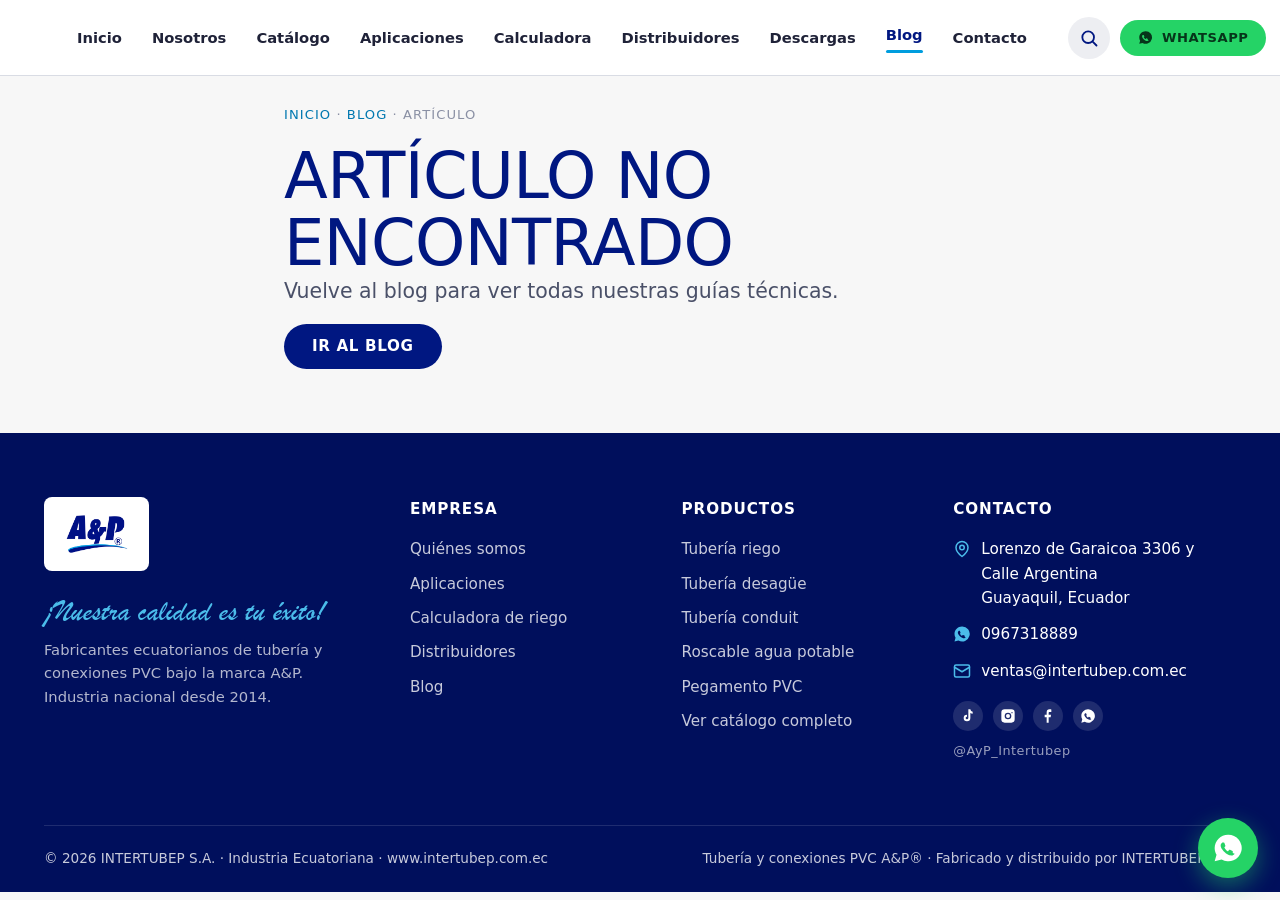
<file: articulo.html>
<!DOCTYPE html>
<html lang="es">
<head>
<meta charset="UTF-8">
<meta name="viewport" content="width=device-width, initial-scale=1.0">
<title>Artículo · Blog A&P</title>
<meta name="description" content="Blog técnico de A&P INTERTUBEP.">
<link rel="stylesheet" href="assets/css/ap.css">
<style>
  .art-wrap { max-width: 760px; }
  .art-cover { aspect-ratio:21/8; border-radius:var(--r-lg); margin:24px 0 32px; display:grid; place-items:center; }
  .art-body p { color:var(--ap-stone-600); font-size:1.05rem; line-height:1.75; margin:0 0 18px; }
  .art-body h2 { font-size:clamp(1.4rem,2.6vw,1.8rem); color:var(--ap-navy); text-transform:none; margin:38px 0 12px; }
  .art-body h3 { font-size:1.15rem; color:var(--ap-cyan-deep); text-transform:none; margin:26px 0 8px; }
  .art-body ul, .art-body ol { color:var(--ap-stone-600); font-size:1.05rem; line-height:1.7; padding-left:22px; margin:0 0 18px; }
  .art-body li { margin-bottom:9px; }
  .art-body a { color:var(--ap-cyan-deep); font-weight:600; }
  .art-callout { background:var(--ap-cloud); border-left:4px solid var(--ap-cyan); border-radius:0 var(--r-md) var(--r-md) 0; padding:18px 22px; margin:24px 0; color:var(--ap-navy); font-size:1.02rem; }
  .art-body table { width:100%; border-collapse:collapse; margin:22px 0; font-size:.95rem; border-radius:var(--r-md); overflow:hidden; box-shadow:0 2px 12px rgba(0,23,129,.06); }
  .art-body th { background:var(--ap-navy); color:#fff; text-align:left; padding:12px 14px; font-size:.86rem; }
  .art-body td { padding:11px 14px; border-bottom:1px solid var(--ap-stone-200); background:#fff; }
  .art-body tr:nth-child(even) td { background:var(--ap-cloud); }
  .art-rel { display:flex; flex-wrap:wrap; gap:8px; margin-top:14px; }
</style>
</head>
<body data-page="blog">

<section class="section--tight" style="padding-top:28px">
  <div class="wrap art-wrap">
    <p class="breadcrumb" style="color:var(--ap-stone-400);margin-bottom:18px"><a href="index.html" style="color:var(--ap-cyan-deep)">Inicio</a> · <a href="blog.html" style="color:var(--ap-cyan-deep)">Blog</a> · <span id="bcTitle"></span></p>
    <div id="artRoot"></div>
  </div>
</section>

<section class="section--tight band-cloud" id="moreSection" style="display:none">
  <div class="wrap">
    <h3 style="margin-bottom:24px">Sigue leyendo</h3>
    <div class="grid cols-3" id="moreGrid"></div>
  </div>
</section>

<script src="assets/js/products.js"></script>
<script src="assets/js/blog-posts.js"></script>
<script src="assets/js/site.js"></script>
<script src="assets/js/article.js"></script>
</body>
</html>
</file>
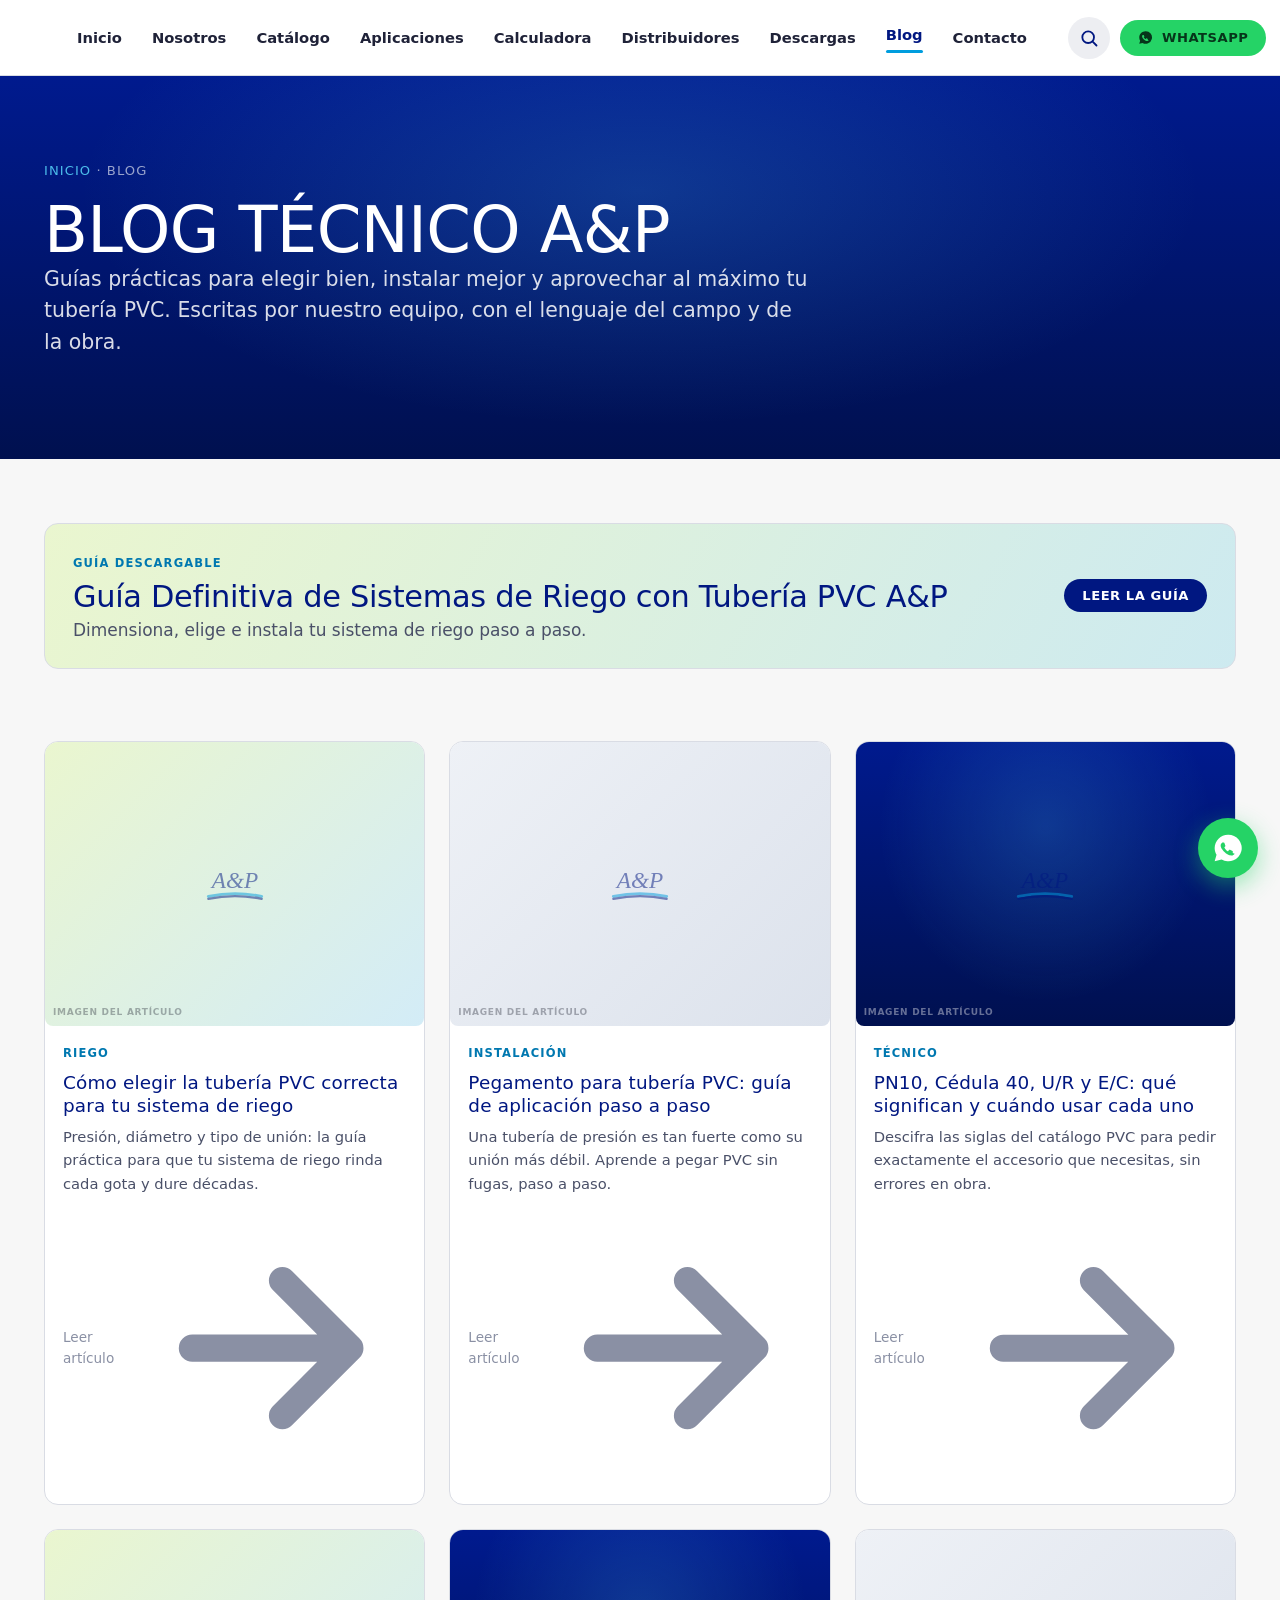
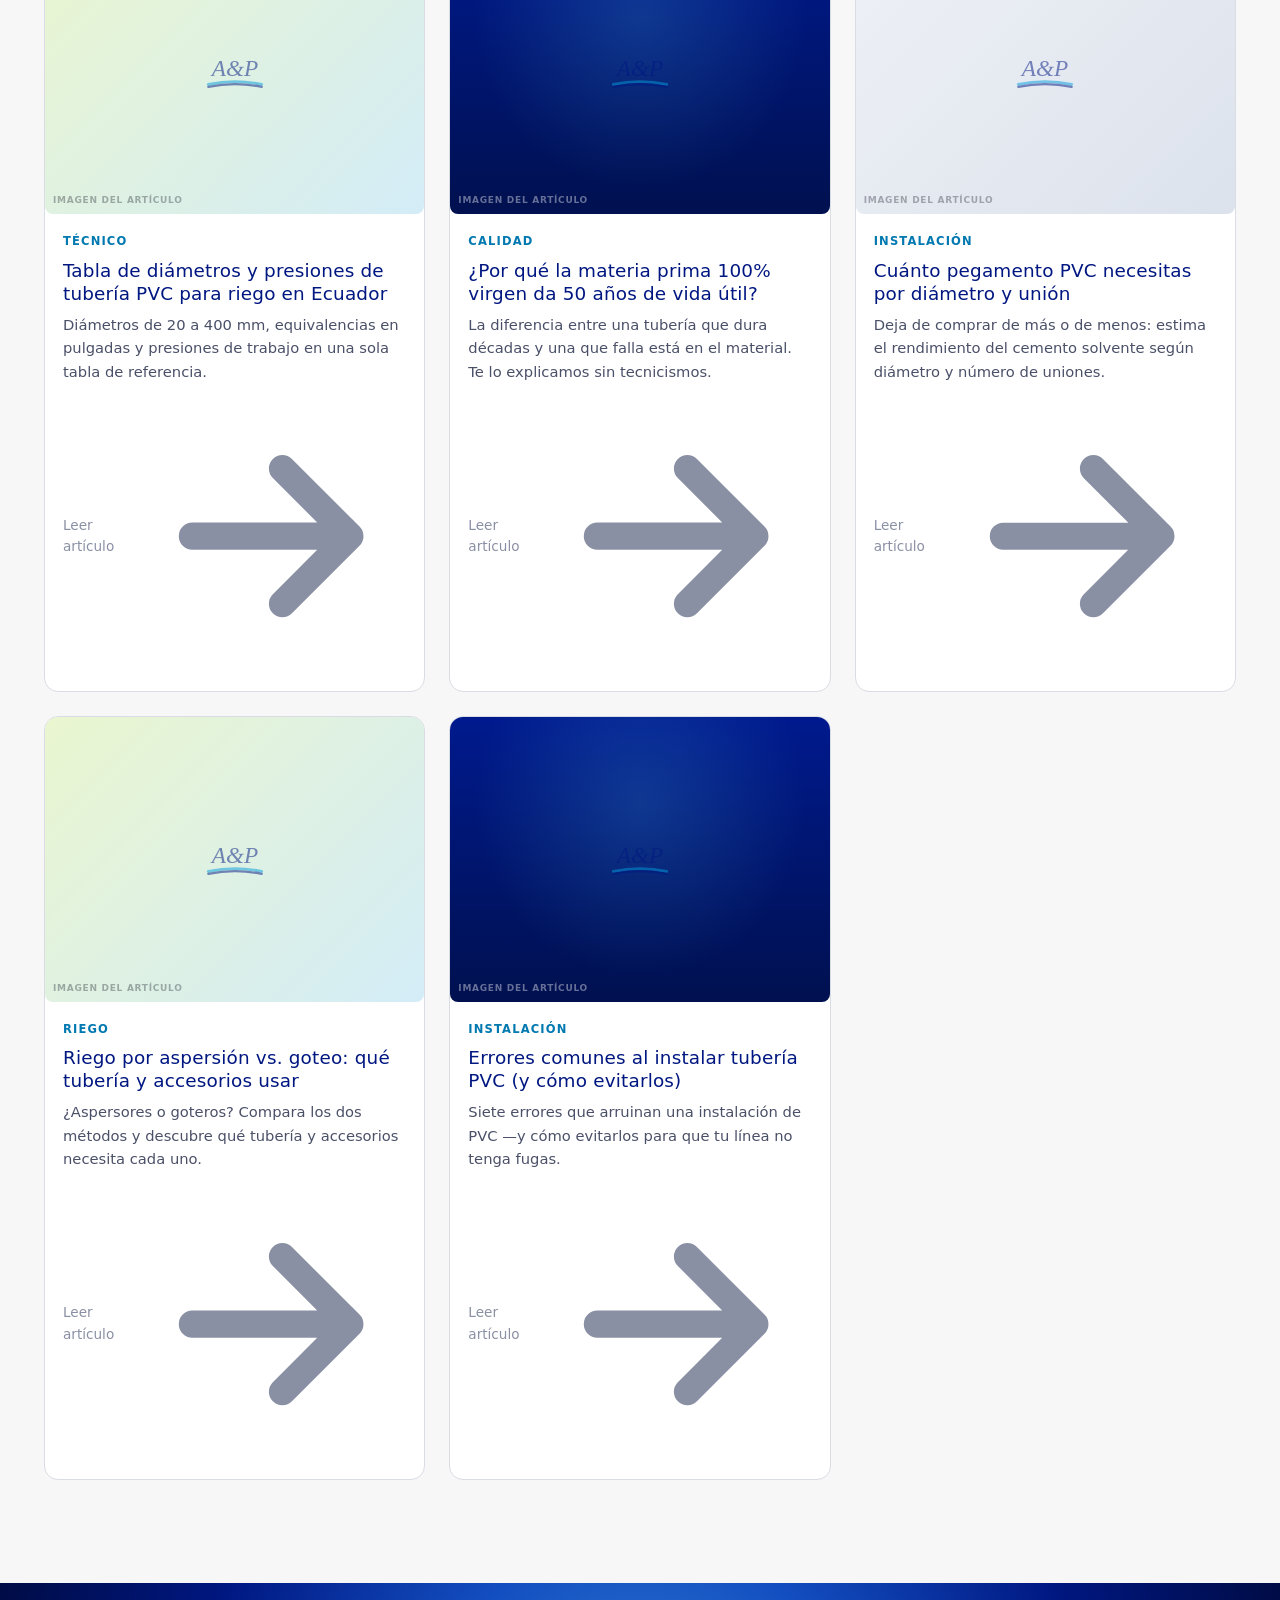
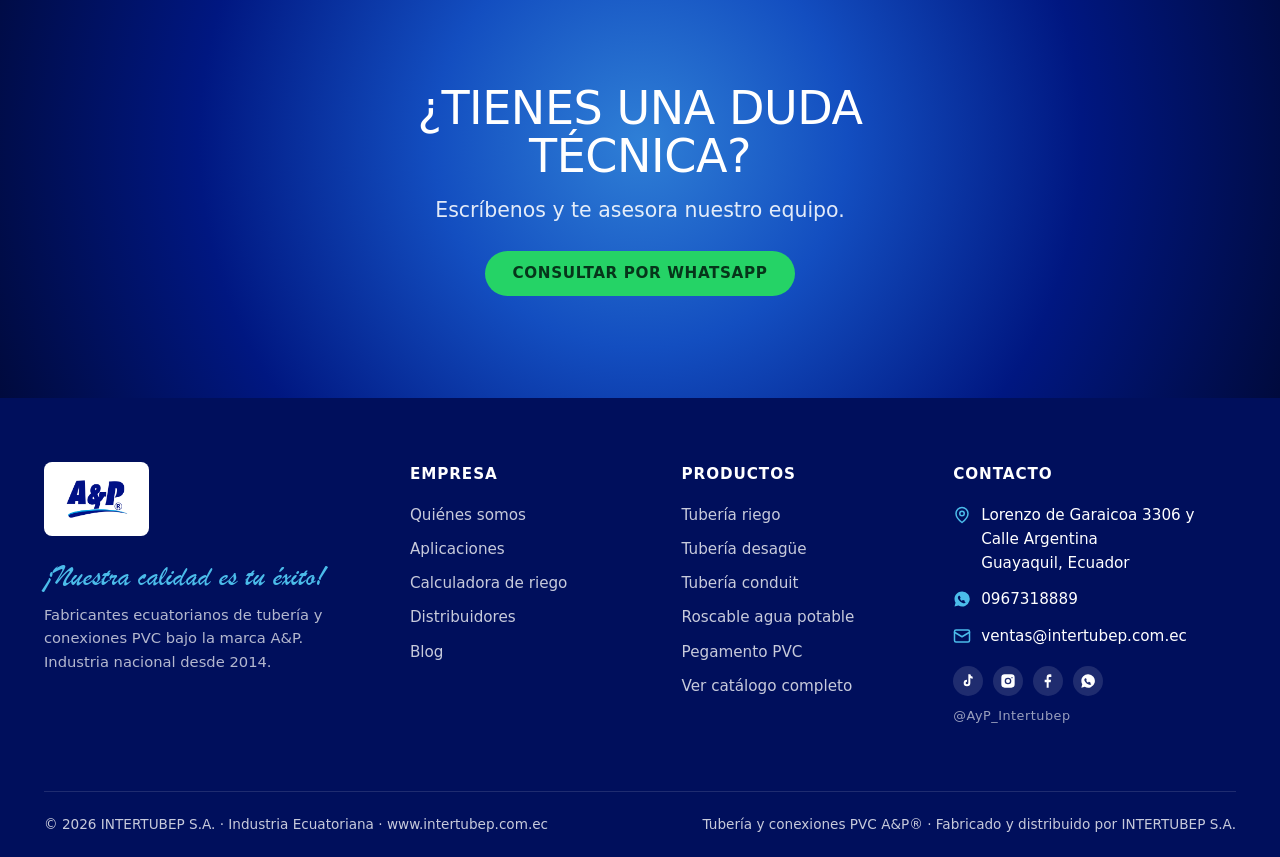
<file: blog.html>
<!DOCTYPE html>
<html lang="es">
<head>
<meta charset="UTF-8">
<meta name="viewport" content="width=device-width, initial-scale=1.0">
<title>Blog Técnico de Tubería PVC y Riego | A&P INTERTUBEP</title>
<meta name="description" content="Guías técnicas de A&P: cómo elegir tubería PVC para riego, pegar PVC sin fugas, entender PN10 y Cédula 40, y más. Consejos para agricultores y constructores en Ecuador.">
<link rel="stylesheet" href="assets/css/ap.css">
<style>
  .guia-banner { display:flex; align-items:center; justify-content:space-between; gap:20px; flex-wrap:wrap;
    background:linear-gradient(120deg,#eaf6cf 0%,#cdeaf0 100%); border:1px solid var(--ap-stone-200);
    border-radius:var(--r-lg); padding:24px 28px; text-decoration:none; transition:box-shadow var(--dur); }
  .guia-banner:hover { box-shadow:var(--shadow-md); }
</style>
</head>
<body data-page="blog">

<section class="page-hero">
  <div class="wrap">
    <p class="breadcrumb"><a href="index.html">Inicio</a> · Blog</p>
    <h1>Blog técnico A&P</h1>
    <p class="lead">Guías prácticas para elegir bien, instalar mejor y aprovechar al máximo tu tubería PVC. Escritas por nuestro equipo, con el lenguaje del campo y de la obra.</p>
  </div>
</section>

<section class="section--tight">
  <div class="wrap">
    <a class="guia-banner" href="guia-riego.html">
      <div>
        <span class="card-cat" style="color:var(--ap-cyan-deep)">Guía descargable</span>
        <h3 style="text-transform:none;color:var(--ap-navy);margin:6px 0 4px">Guía Definitiva de Sistemas de Riego con Tubería PVC A&P</h3>
        <p class="muted" style="margin:0">Dimensiona, elige e instala tu sistema de riego paso a paso.</p>
      </div>
      <span class="btn btn--primary btn--sm">Leer la guía</span>
    </a>
  </div>
</section>

<section class="section" style="padding-top:8px">
  <div class="wrap">
    <div class="grid cols-3" id="blogGrid"></div>
  </div>
</section>

<section class="section band-glow">
  <div class="wrap center" style="max-width:680px">
    <h2 class="reveal" style="margin-bottom:14px">¿Tienes una duda técnica?</h2>
    <p class="lead reveal" style="color:rgba(255,255,255,.88);margin-bottom:24px">Escríbenos y te asesora nuestro equipo.</p>
    <a class="btn btn--wa reveal" id="blogWa" href="#" target="_blank" rel="noopener">Consultar por WhatsApp</a>
  </div>
</section>

<script src="assets/js/products.js"></script>
<script src="assets/js/blog-posts.js"></script>
<script src="assets/js/site.js"></script>
<script>
(function () {
  document.getElementById('blogWa').href = window.AP_WA_LINK;
  document.getElementById('blogGrid').innerHTML = window.AP_POSTS.map(function (b) {
    return '<a class="card reveal" href="articulo.html?id=' + b.id + '">' +
      '<div class="card-media ph" data-tone="' + b.tone + '" style="display:grid;place-items:center">' + window.AP_phMark(70) + '<span class="ph-tag">Imagen del artículo</span></div>' +
      '<div class="card-body">' +
        '<span class="card-cat">' + b.tag + '</span>' +
        '<h4 style="font-size:1.15rem;text-transform:none;line-height:1.25">' + b.title + '</h4>' +
        '<p class="muted" style="margin:0;font-size:.92rem">' + b.excerpt + '</p>' +
        '<div class="card-meta">Leer artículo ' + window.AP_ICONS.arrow + '</div>' +
      '</div>' +
    '</a>';
  }).join('');
})();
</script>
</body>
</html>
</file>
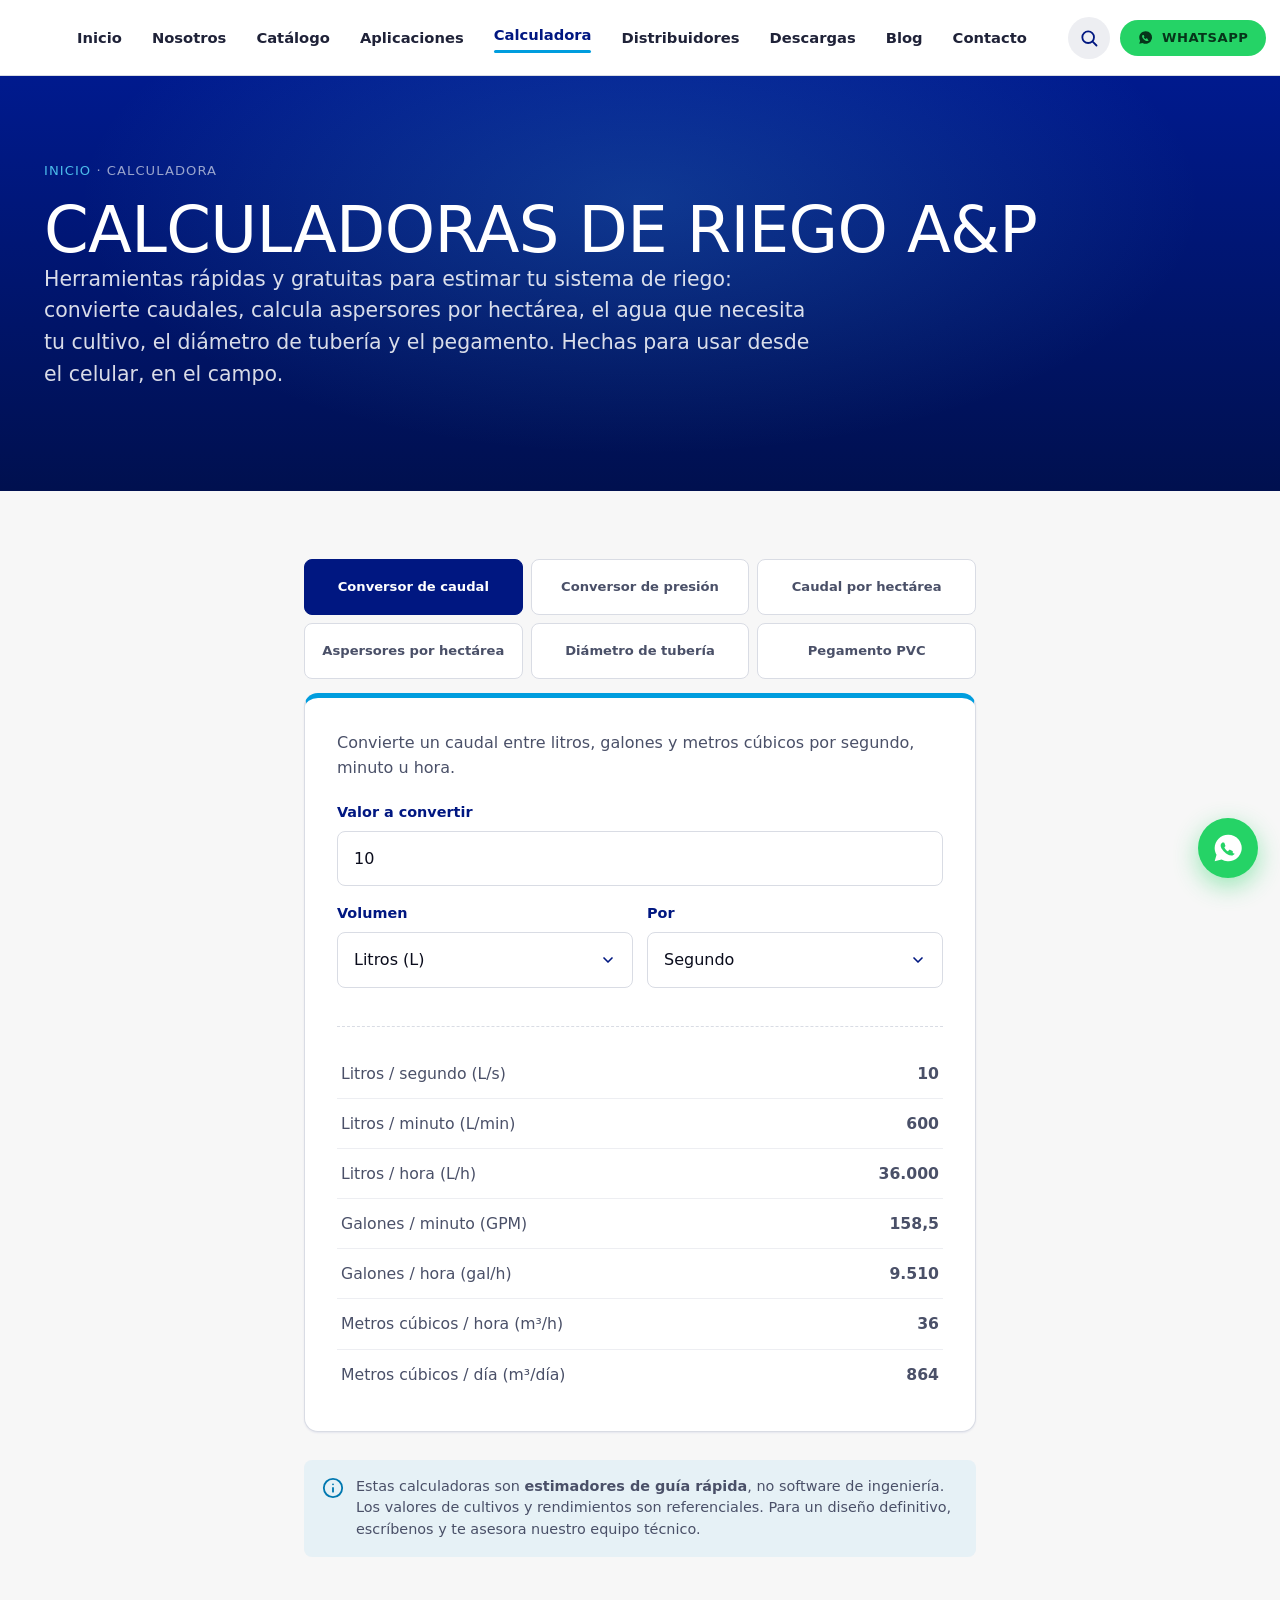
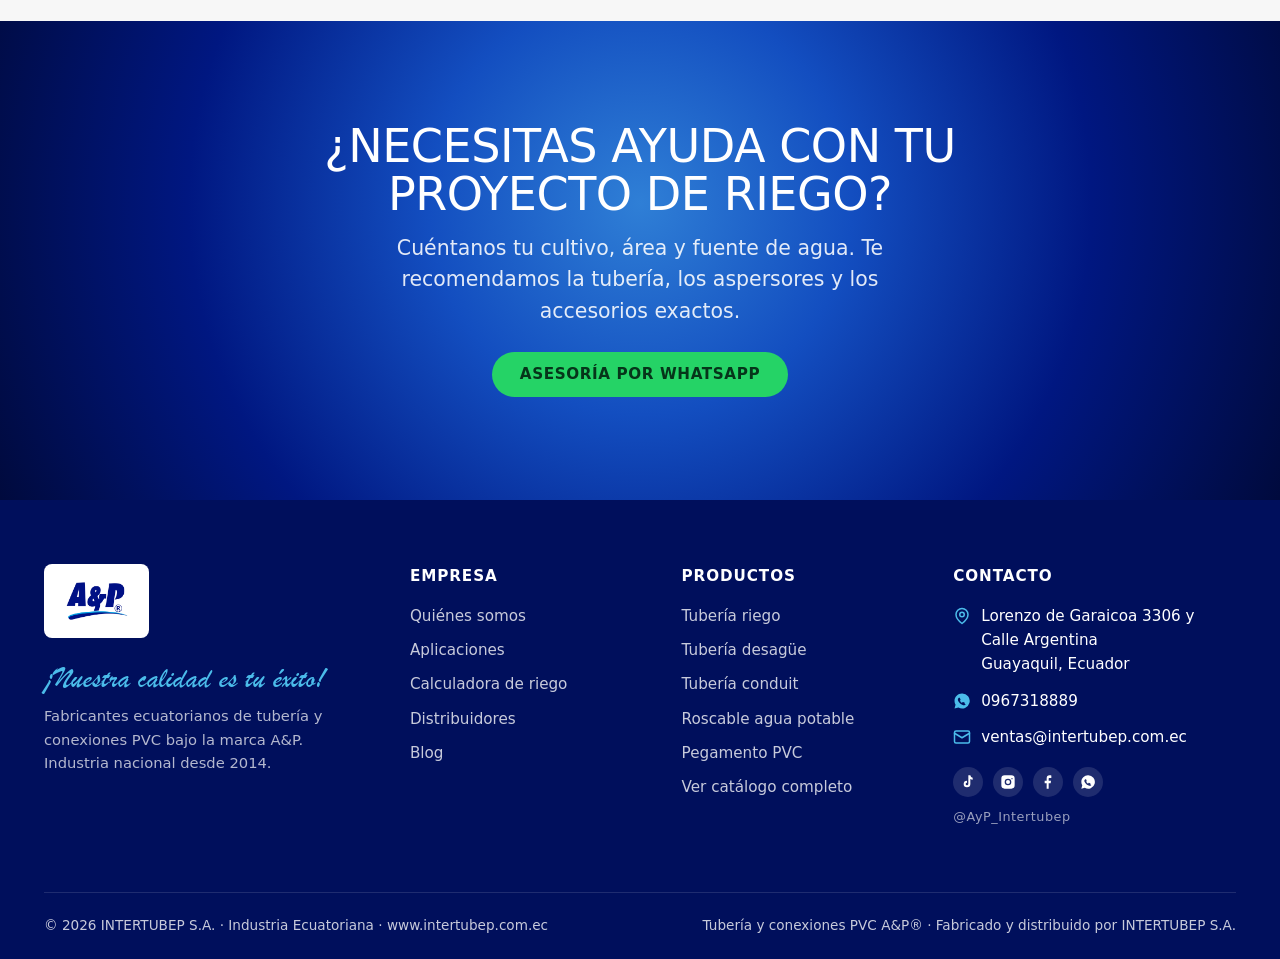
<file: calculadora.html>
<!DOCTYPE html>
<html lang="es">
<head>
<meta charset="UTF-8">
<meta name="viewport" content="width=device-width, initial-scale=1.0">
<title>Calculadora de Riego y Caudal | A&P INTERTUBEP Ecuador</title>
<meta name="description" content="Calculadoras gratis de A&P: convierte caudal (L/s, GPM, m³/h) y presión (bar, PSI, MPa), estima aspersores por hectárea, caudal de agua por cultivo, diámetro de tubería y pegamento PVC. Para agricultores en Ecuador.">
<link rel="stylesheet" href="assets/css/ap.css">
<style>
  .calc-shell { max-width: 720px; }
  /* Pestañas en rejilla de 3 columnas × 2 filas */
  .calc-tabs { display: grid; grid-template-columns: repeat(3, 1fr); gap: 8px; padding: 4px 0 14px; }
  .calc-tab { font: inherit; font-weight: 700; font-size: .82rem; line-height: 1.2; padding: 14px 10px; border-radius: var(--r-md); border: 1.5px solid var(--ap-stone-200); background: #fff; color: var(--ap-stone-600); cursor: pointer; text-align: center; min-height: 56px; display: flex; align-items: center; justify-content: center; transition: all var(--dur-fast, 150ms) var(--ease-out, ease); }
  .calc-tab:hover { border-color: var(--ap-cyan-soft); color: var(--ap-navy); }
  .calc-tab.active { background: var(--ap-navy); border-color: var(--ap-navy); color: #fff; }

  .calc-card { background: #fff; border: 1px solid var(--ap-stone-200); border-radius: var(--r-lg); padding: clamp(20px, 4vw, 32px); box-shadow: var(--shadow-sm); border-top: 5px solid var(--ap-cyan); }
  .calc-card--riego { border-top-color: var(--line-riego-green, #9BCC2A); }

  .calc-intro { color: var(--ap-stone-600); margin: 0 0 20px; font-size: 1rem; }
  .calc-field { display: flex; flex-direction: column; gap: 7px; margin-bottom: 16px; }
  .calc-field label { font-weight: 700; font-size: .9rem; color: var(--ap-navy); }
  /* font-size 16px+ evita el zoom automático en iOS */
  .calc-field input, .calc-field select {
    font: inherit; font-size: 16px; padding: 14px 16px; min-height: 52px;
    border: 1.5px solid var(--ap-stone-200); border-radius: var(--r-md); background: #fff; color: var(--ap-ink);
    outline: none; transition: border-color var(--dur-fast, 150ms); width: 100%; -webkit-appearance: none; appearance: none;
  }
  .calc-field select { background-image: url("data:image/svg+xml,%3Csvg xmlns='http://www.w3.org/2000/svg' width='16' height='16' viewBox='0 0 24 24' fill='none' stroke='%23001781' stroke-width='2.5' stroke-linecap='round' stroke-linejoin='round'%3E%3Cpath d='m6 9 6 6 6-6'/%3E%3C/svg%3E"); background-repeat: no-repeat; background-position: right 16px center; padding-right: 44px; }
  .calc-field input:focus, .calc-field select:focus { border-color: var(--ap-cyan); }
  .calc-row { display: grid; grid-template-columns: 1fr 1fr; gap: 14px; }

  .calc-chips { display: flex; flex-wrap: wrap; gap: 8px; }
  .calc-chip { font: inherit; font-size: .82rem; font-weight: 600; padding: 9px 14px; border-radius: var(--r-pill); border: 1.5px solid var(--ap-stone-200); background: #fff; color: var(--ap-stone-600); cursor: pointer; }
  .calc-chip:hover { border-color: var(--ap-cyan-soft); }
  .calc-chip.active { background: var(--line-riego-green, #9BCC2A); border-color: var(--line-riego-green, #9BCC2A); color: #1a2e08; }

  .calc-result { margin-top: 22px; border-top: 1px dashed var(--ap-stone-200); padding-top: 22px; }
  .calc-big { display: flex; flex-direction: column; align-items: center; text-align: center; background: var(--ap-cloud); border-radius: var(--r-md); padding: 24px; margin-bottom: 18px; }
  .calc-big-num { font-family: var(--font-display, inherit); font-size: clamp(2.6rem, 11vw, 3.6rem); font-weight: 900; line-height: 1; color: var(--ap-navy); }
  .calc-big-unit { font-size: 1.1rem; font-weight: 700; color: var(--ap-cyan-deep); margin-top: 4px; }
  .calc-big-label { font-size: .82rem; text-transform: uppercase; letter-spacing: .08em; color: var(--ap-stone-400); margin-top: 8px; }

  .calc-table { width: 100%; border-collapse: collapse; }
  .calc-table td { padding: 12px 4px; border-bottom: 1px solid var(--ap-stone-100); font-size: .98rem; color: var(--ap-stone-600); }
  .calc-table tr:last-child td { border-bottom: 0; }
  .calc-val { text-align: right; font-weight: 700; color: var(--ap-navy); font-variant-numeric: tabular-nums; }

  .calc-note { font-size: .82rem; color: var(--ap-stone-400); font-style: italic; margin: 16px 0 0; line-height: 1.5; }

  .calc-cta { margin-top: 20px; background: var(--ap-navy); border-radius: var(--r-md); padding: 20px; text-align: center; }
  .calc-cta-q { color: #fff; font-weight: 700; margin: 0 0 14px; font-size: 1.05rem; }
  .calc-cta-btns { display: flex; flex-direction: column; gap: 10px; }
  .calc-cta-btns .btn { width: 100%; justify-content: center; }
  .calc-cta-btns .btn--ghost { border-color: rgba(255,255,255,.5); color: #fff; }
  .calc-cta-btns .btn--ghost:hover { background: #fff; color: var(--ap-navy); }

  .calc-disc-global { display: flex; gap: 12px; align-items: flex-start; background: rgba(0,157,222,.07); border-radius: var(--r-md); padding: 16px 18px; margin-top: 28px; }
  .calc-disc-global svg { flex: none; width: 22px; height: 22px; color: var(--ap-cyan-deep); margin-top: 1px; }
  .calc-disc-global p { margin: 0; font-size: .9rem; color: var(--ap-stone-600); line-height: 1.5; }

  @media (min-width: 560px) {
    .calc-cta-btns { flex-direction: row; justify-content: center; }
    .calc-cta-btns .btn { width: auto; }
  }
  @media (max-width: 430px) {
    .calc-row { grid-template-columns: 1fr; gap: 0; }
  }
</style>
</head>
<body data-page="calculadora">

<section class="page-hero">
  <div class="wrap">
    <p class="breadcrumb"><a href="index.html">Inicio</a> · Calculadora</p>
    <h1>Calculadoras de riego A&P</h1>
    <p class="lead">Herramientas rápidas y gratuitas para estimar tu sistema de riego: convierte caudales, calcula aspersores por hectárea, el agua que necesita tu cultivo, el diámetro de tubería y el pegamento. Hechas para usar desde el celular, en el campo.</p>
  </div>
</section>

<section class="section--tight">
  <div class="wrap calc-shell">
    <div class="calc-tabs" id="calcTabs"></div>
    <div class="calc-card" id="calcPanel"></div>

    <div class="calc-disc-global">
      <svg viewBox="0 0 24 24" fill="none" stroke="currentColor" stroke-width="2" stroke-linecap="round" stroke-linejoin="round"><circle cx="12" cy="12" r="10"/><path d="M12 16v-4M12 8h.01"/></svg>
      <p>Estas calculadoras son <strong>estimadores de guía rápida</strong>, no software de ingeniería. Los valores de cultivos y rendimientos son referenciales. Para un diseño definitivo, escríbenos y te asesora nuestro equipo técnico.</p>
    </div>
  </div>
</section>

<section class="section band-glow">
  <div class="wrap center" style="max-width:680px">
    <h2 class="reveal" style="margin-bottom:14px">¿Necesitas ayuda con tu proyecto de riego?</h2>
    <p class="lead reveal" style="color:rgba(255,255,255,.88);margin-bottom:24px">Cuéntanos tu cultivo, área y fuente de agua. Te recomendamos la tubería, los aspersores y los accesorios exactos.</p>
    <a class="btn btn--wa reveal" id="calcWa" href="#" target="_blank" rel="noopener">Asesoría por WhatsApp</a>
  </div>
</section>

<script src="assets/js/products.js"></script>
<script src="assets/js/site.js"></script>
<script src="assets/js/calculadora.js"></script>
<script>
  (function () {
    var b = document.getElementById('calcWa');
    if (b) b.href = window.AP_WA_LINK;
  })();
</script>
</body>
</html>
</file>
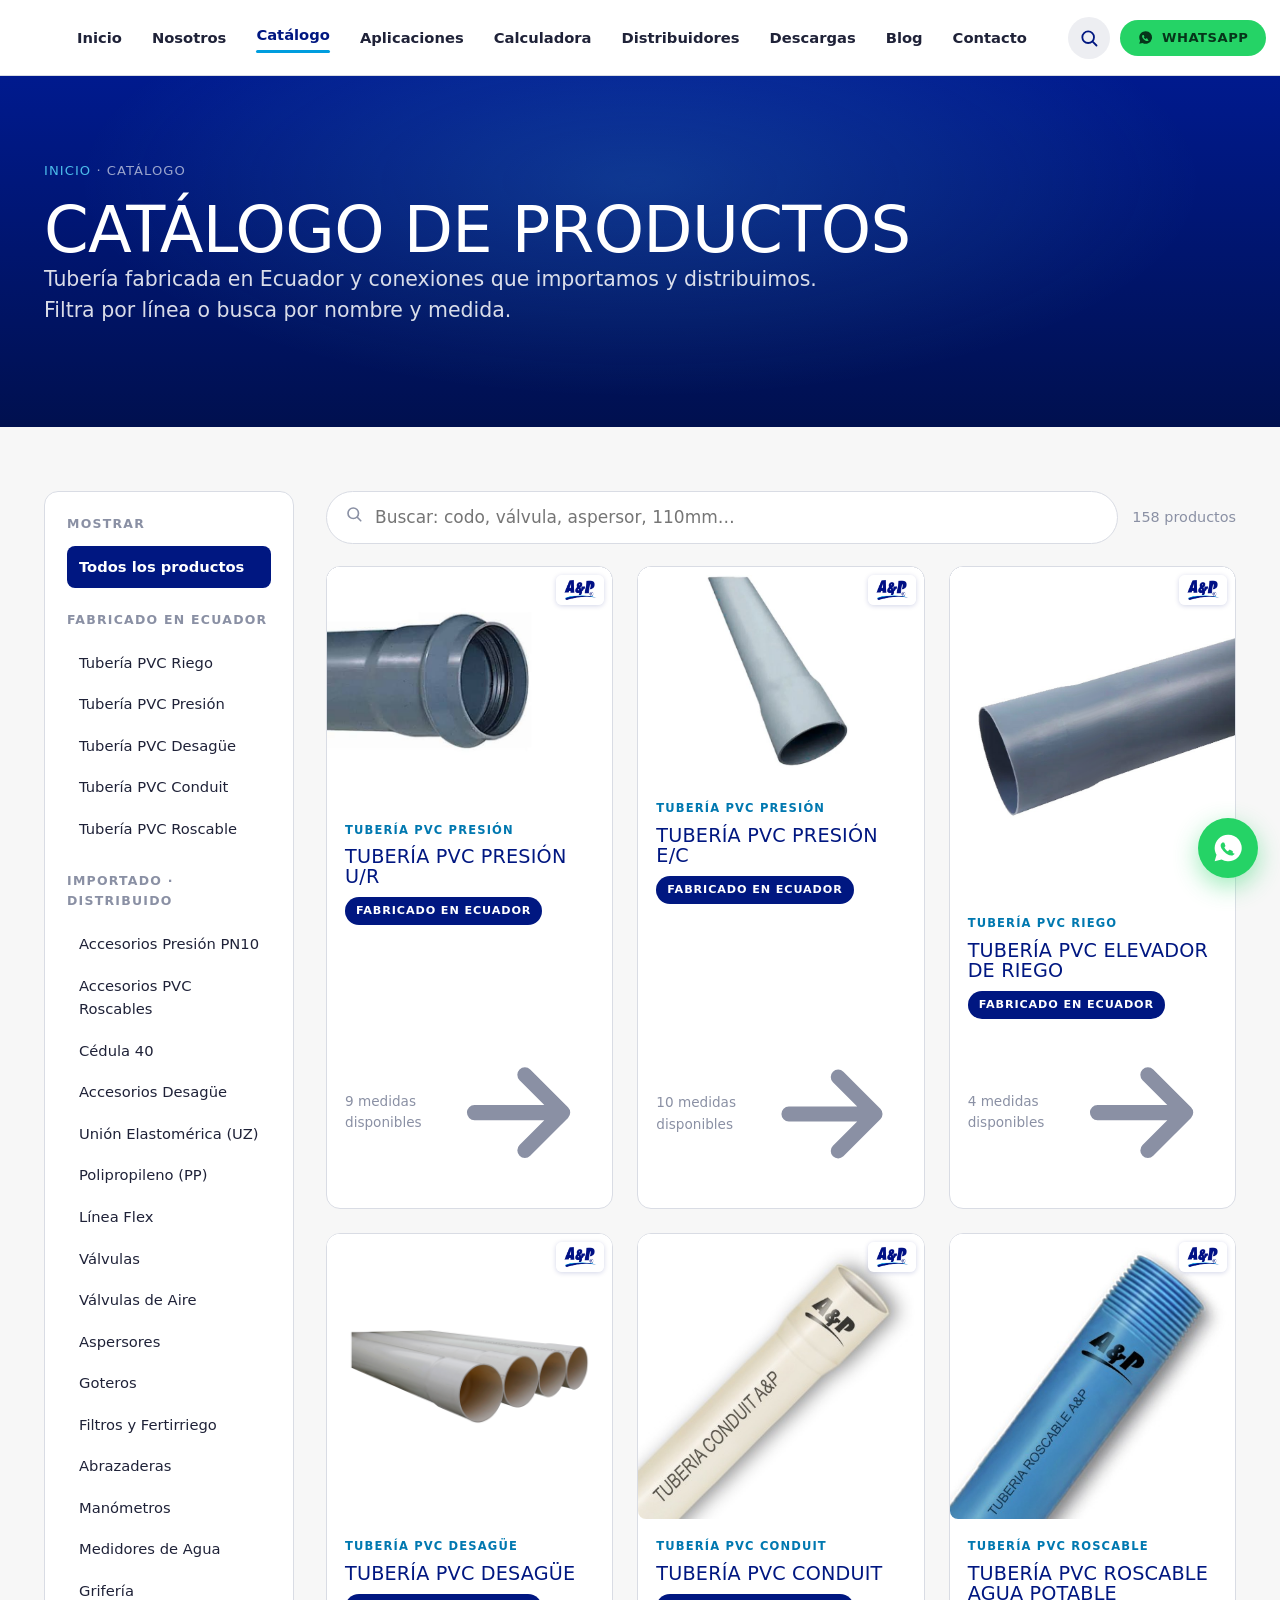
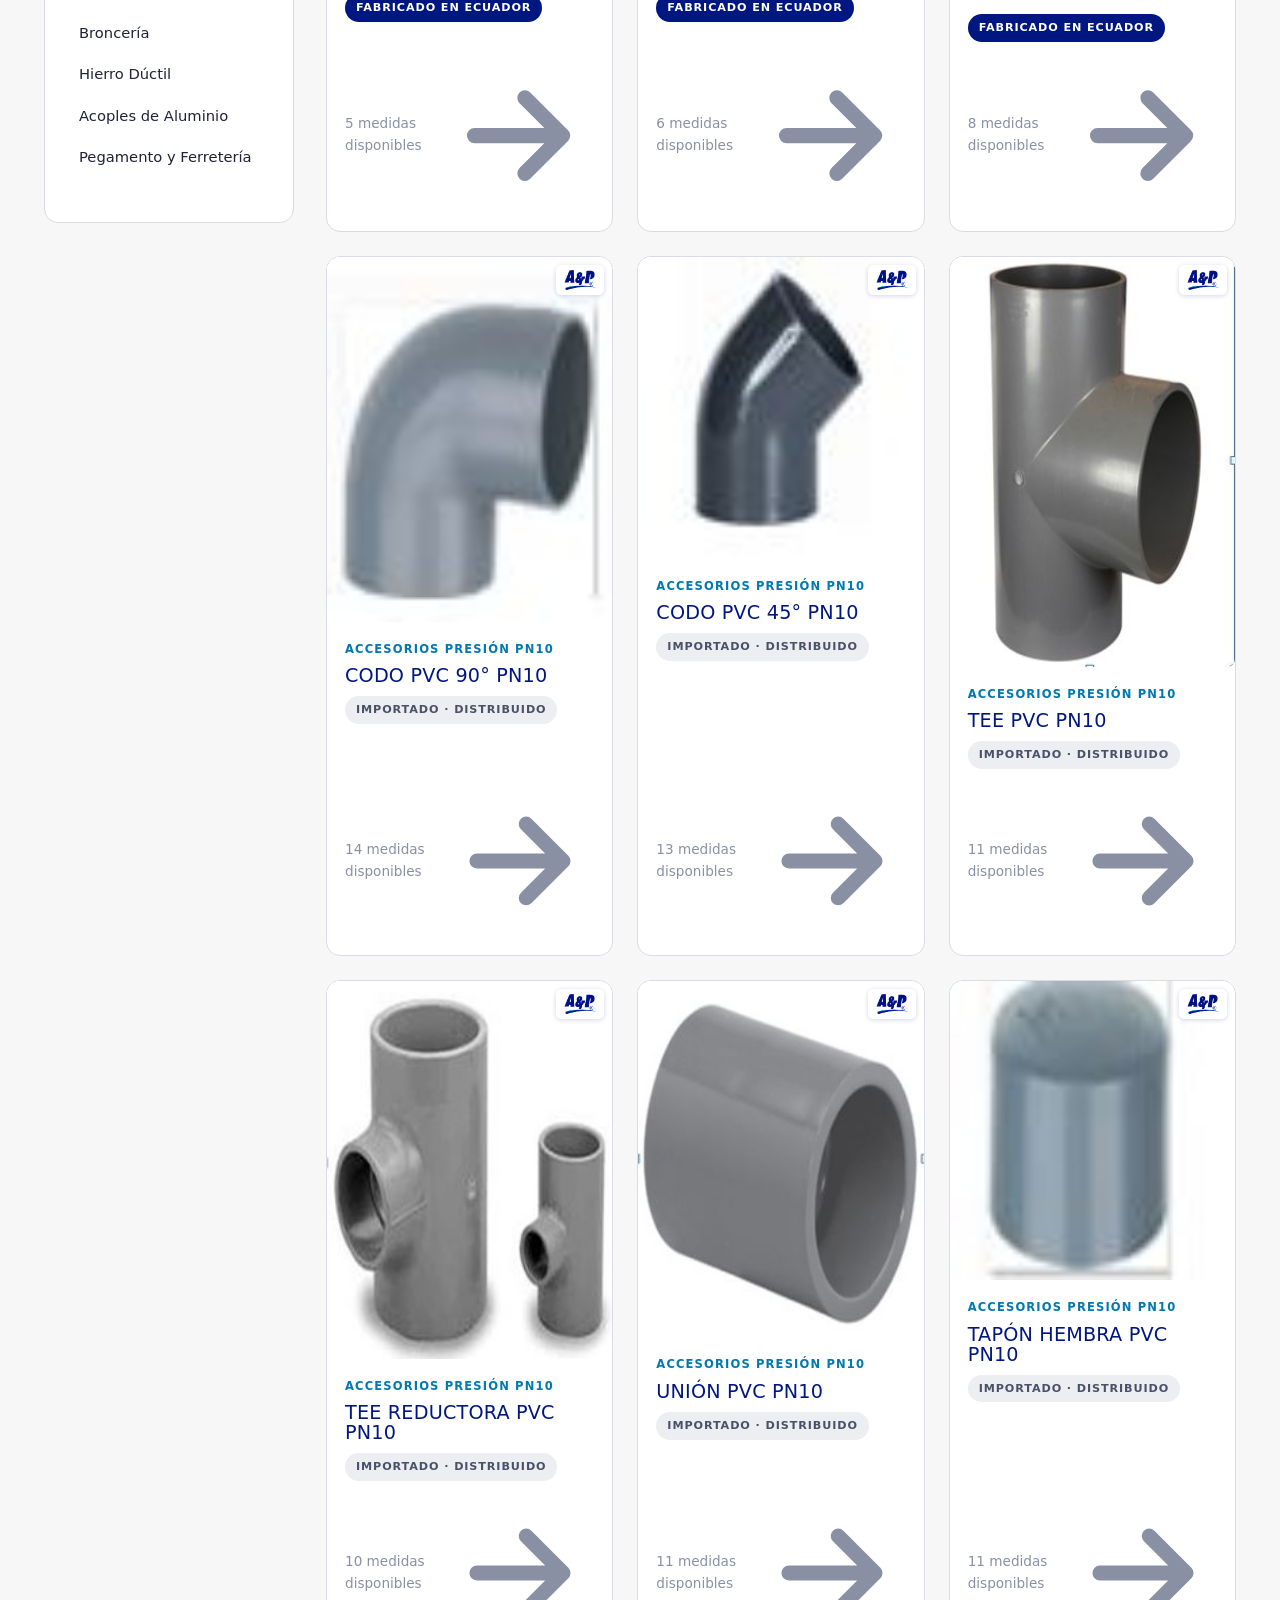
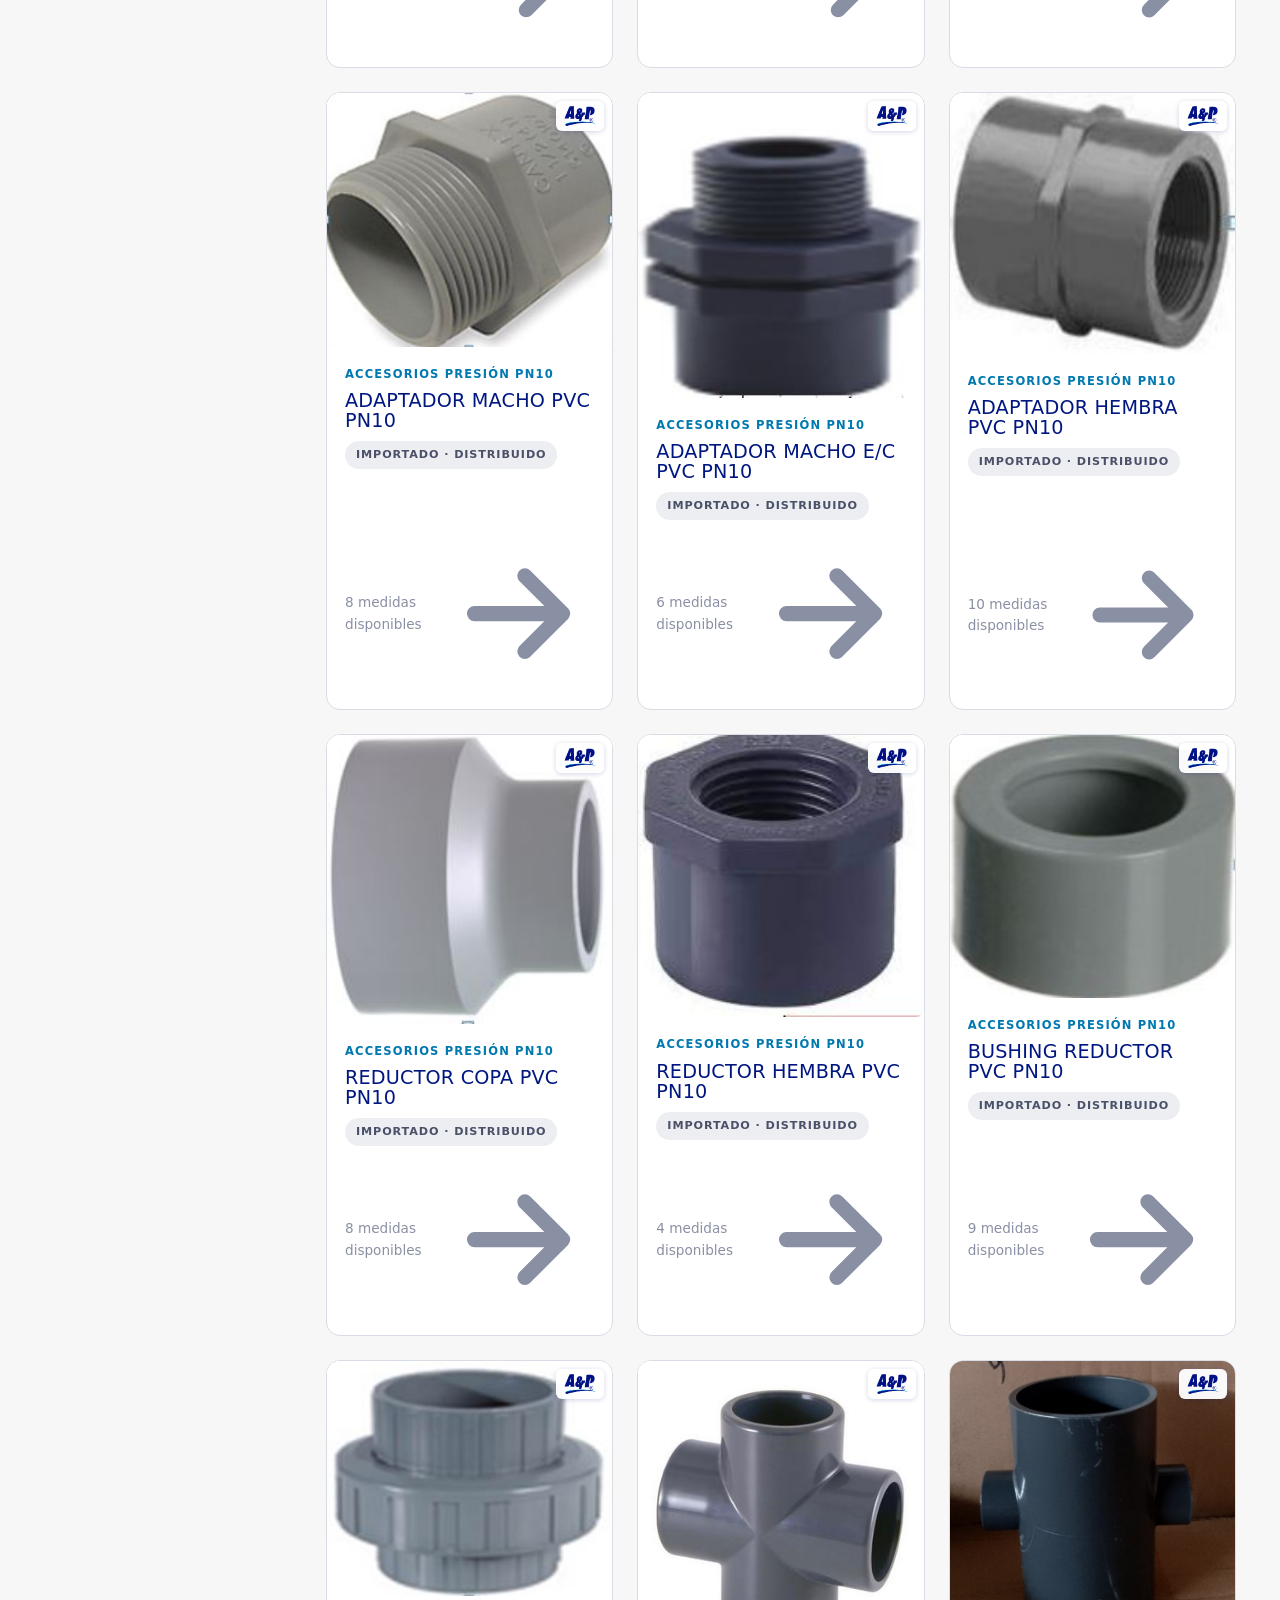
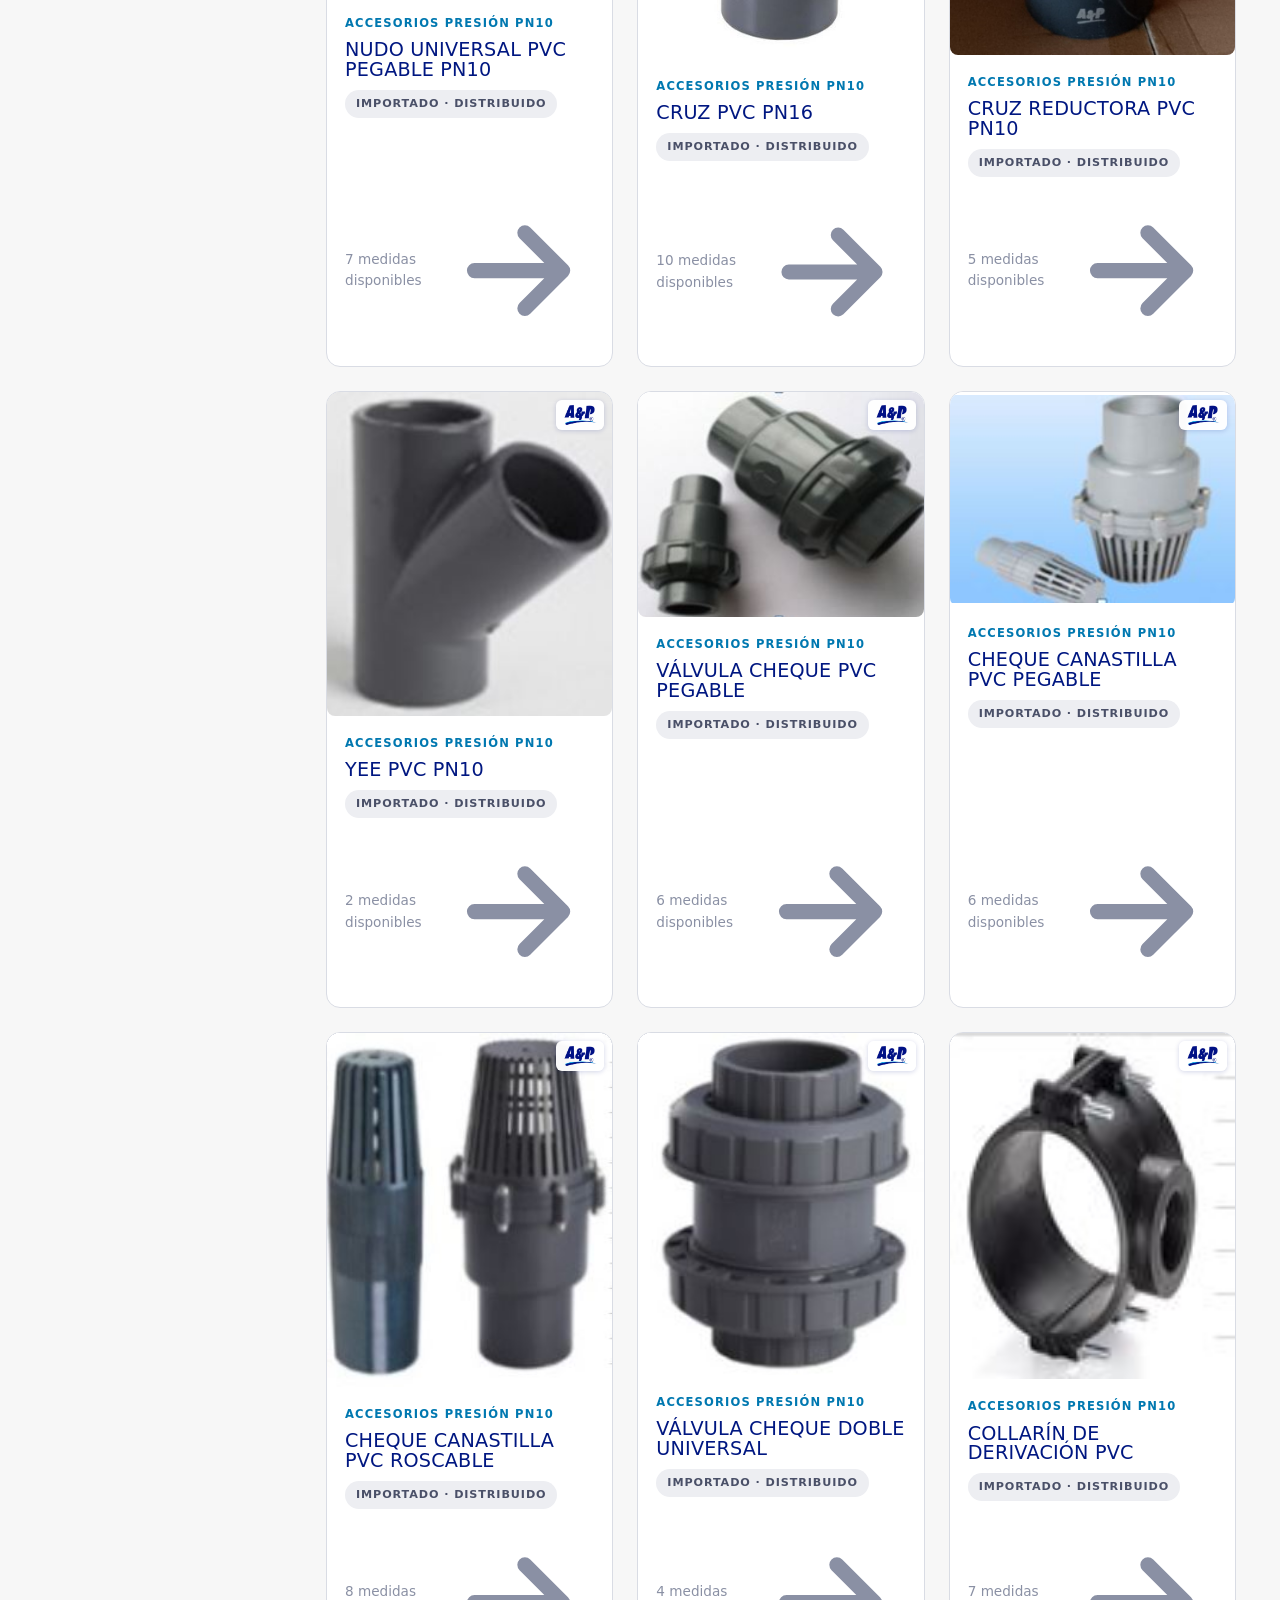
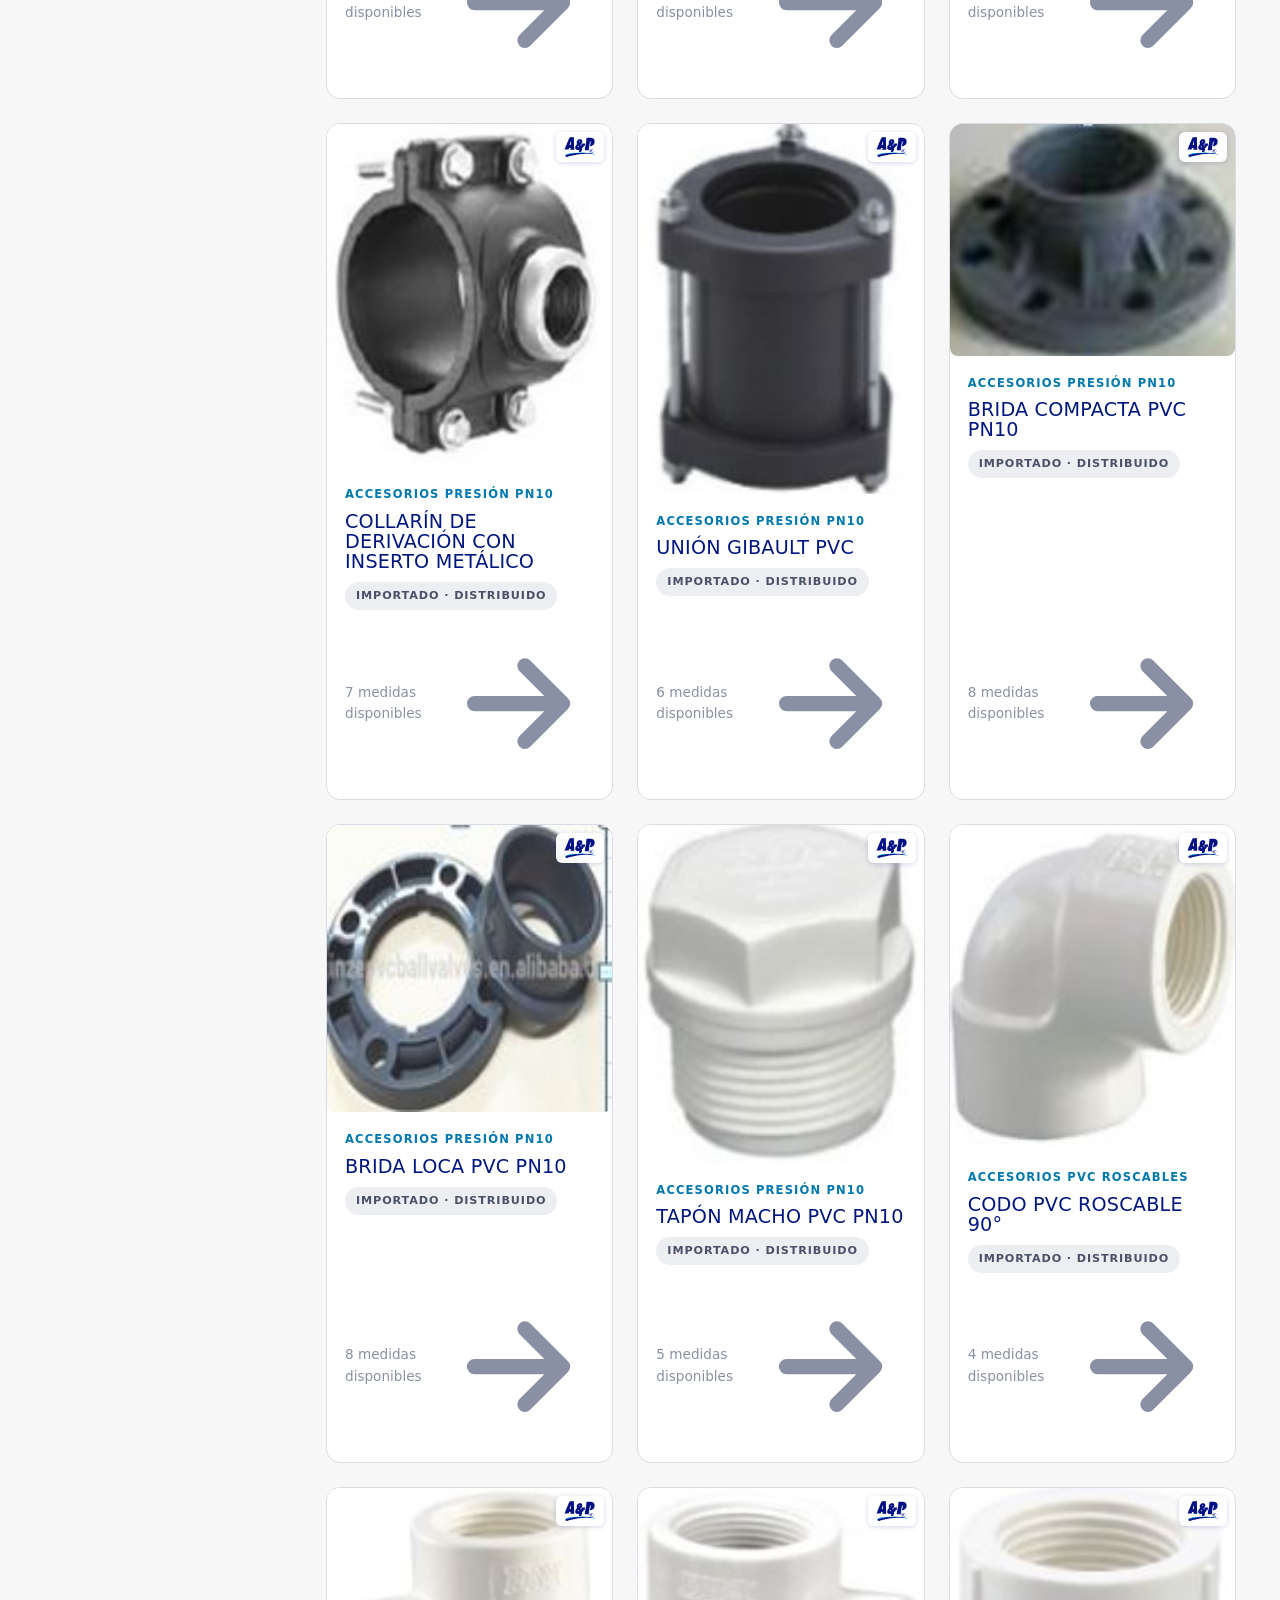
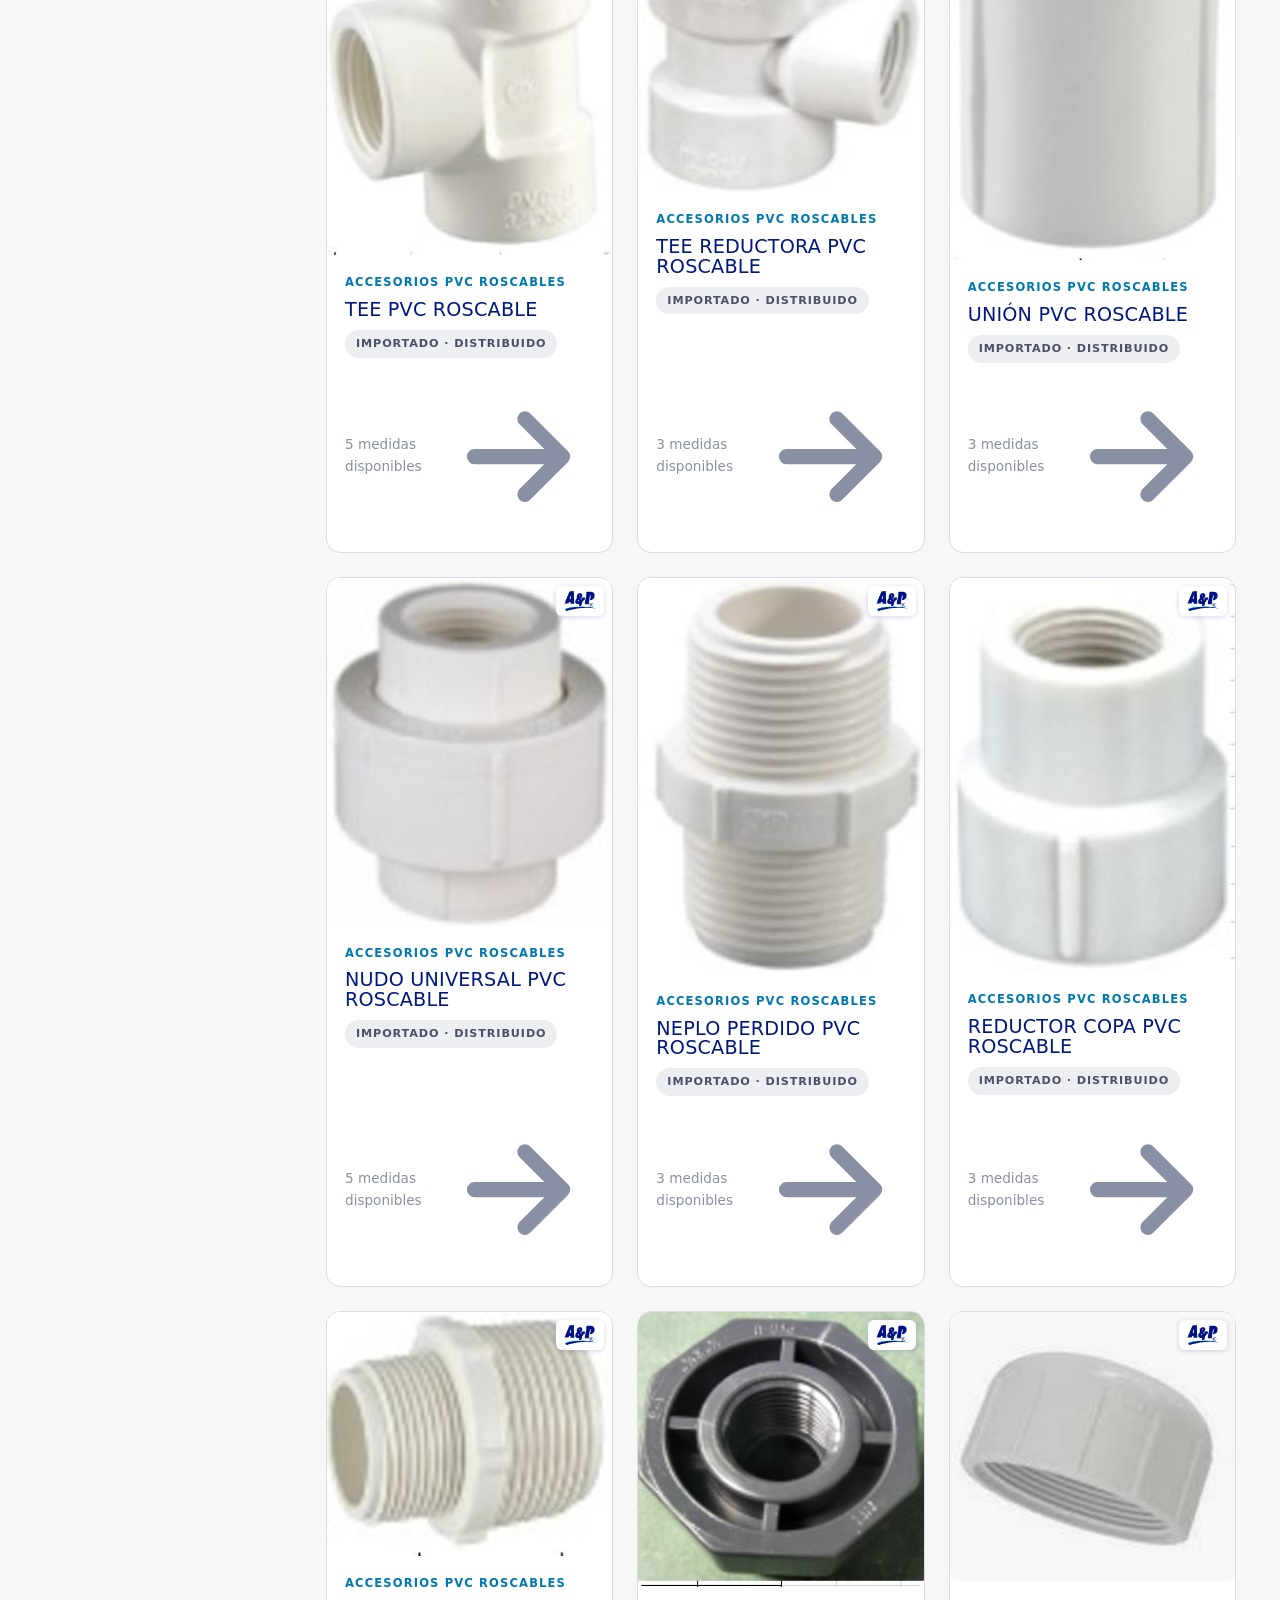
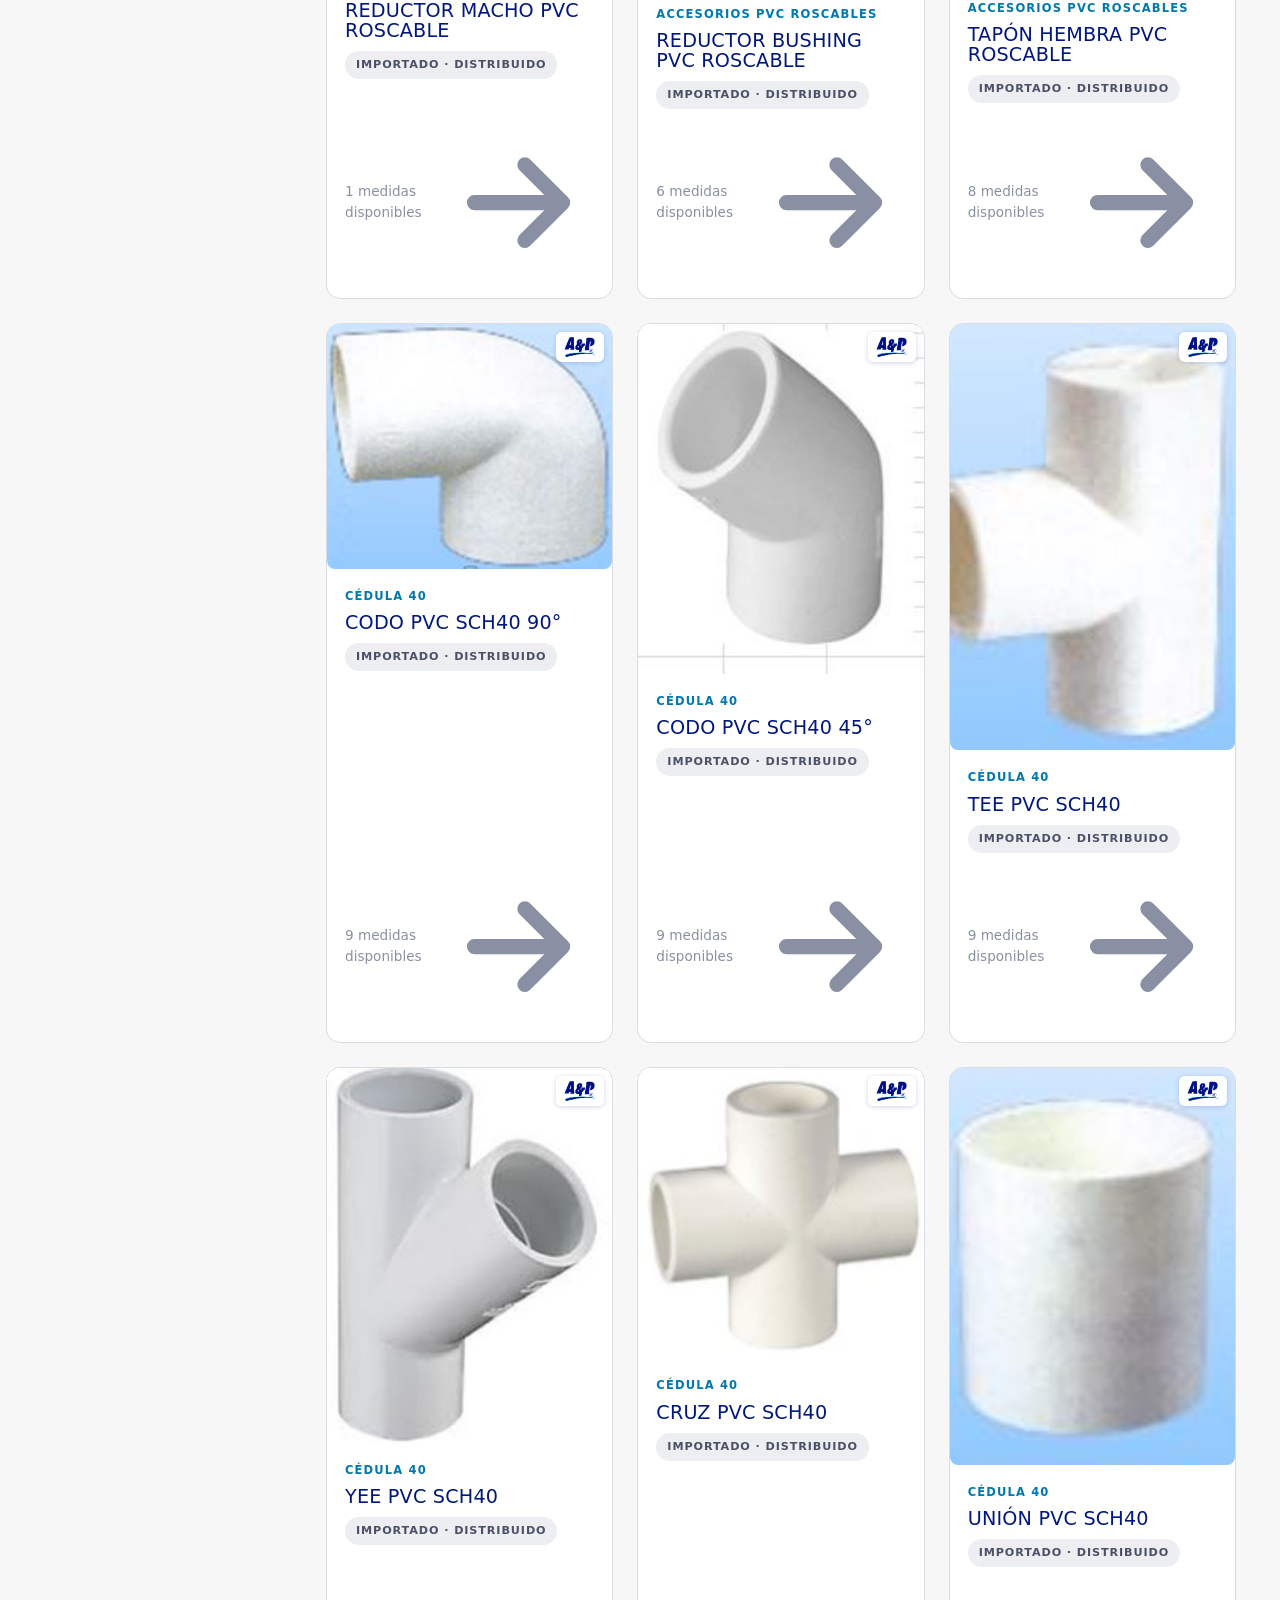
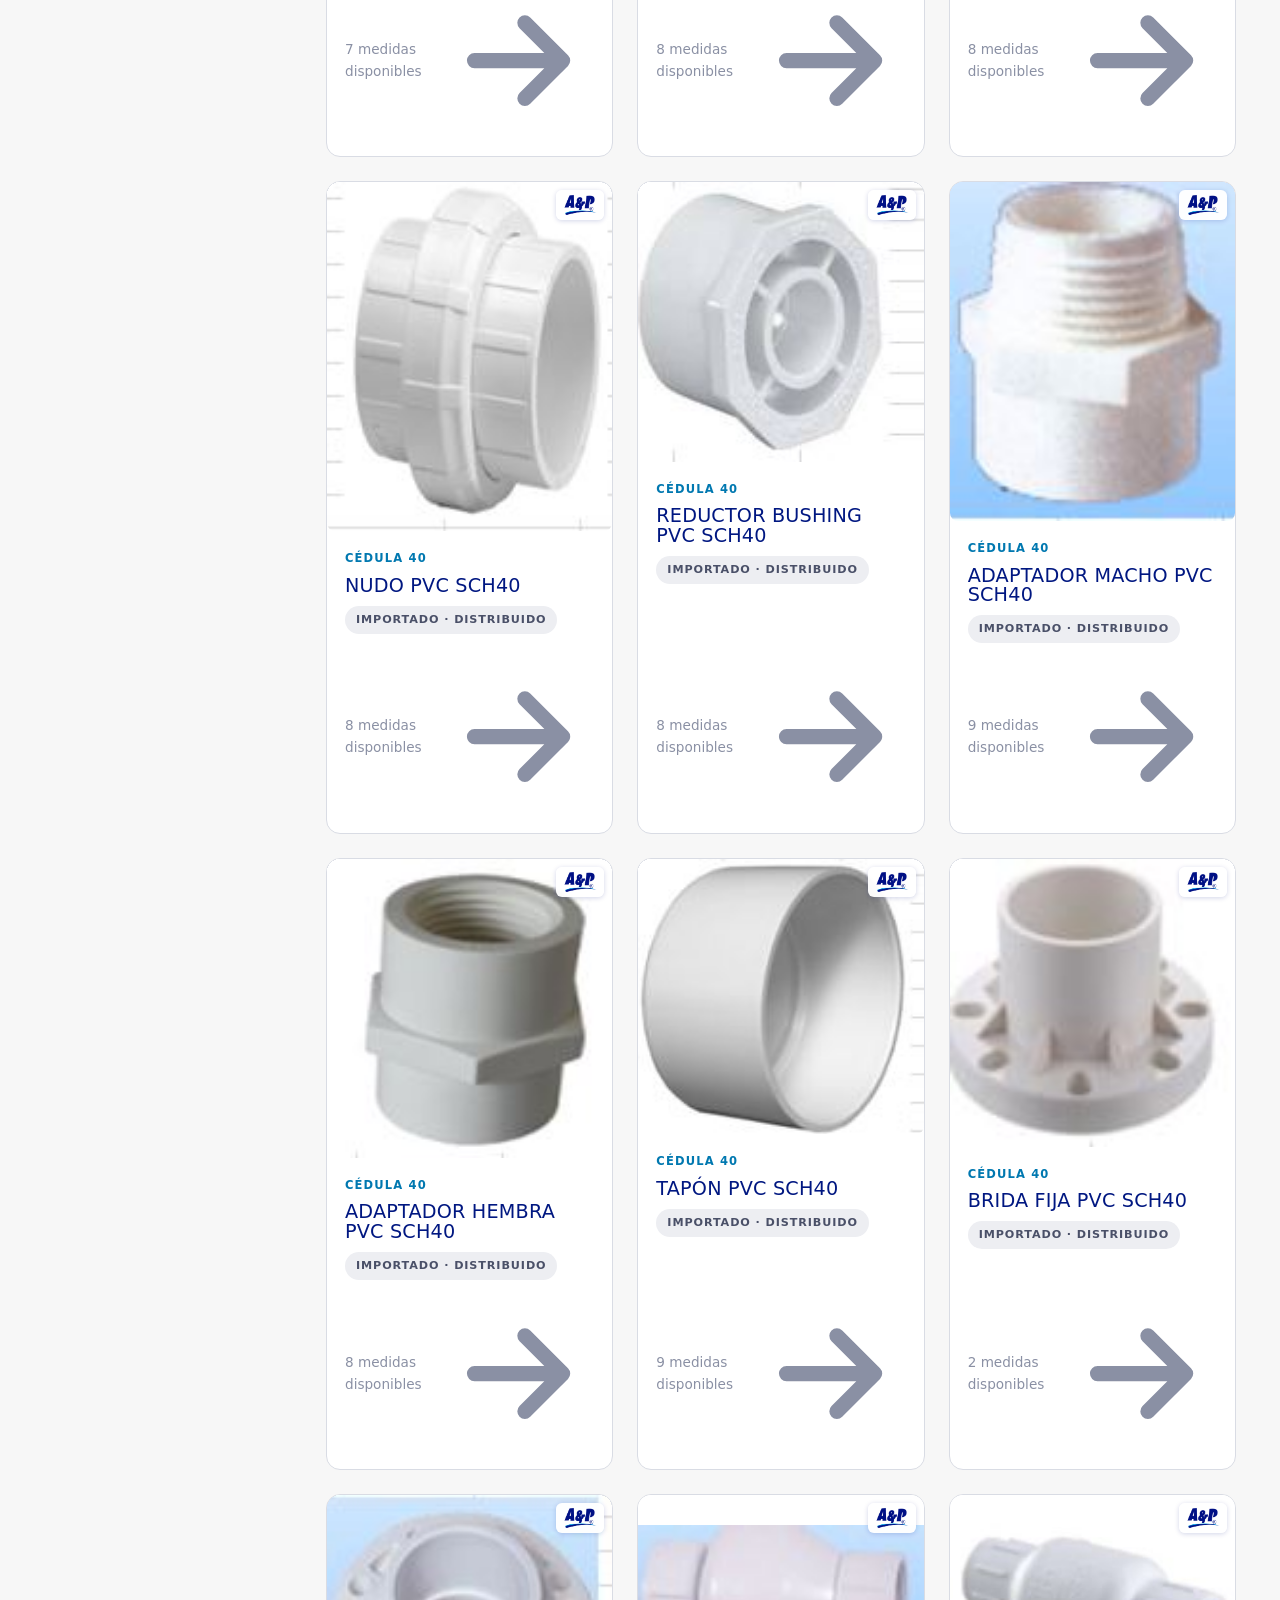
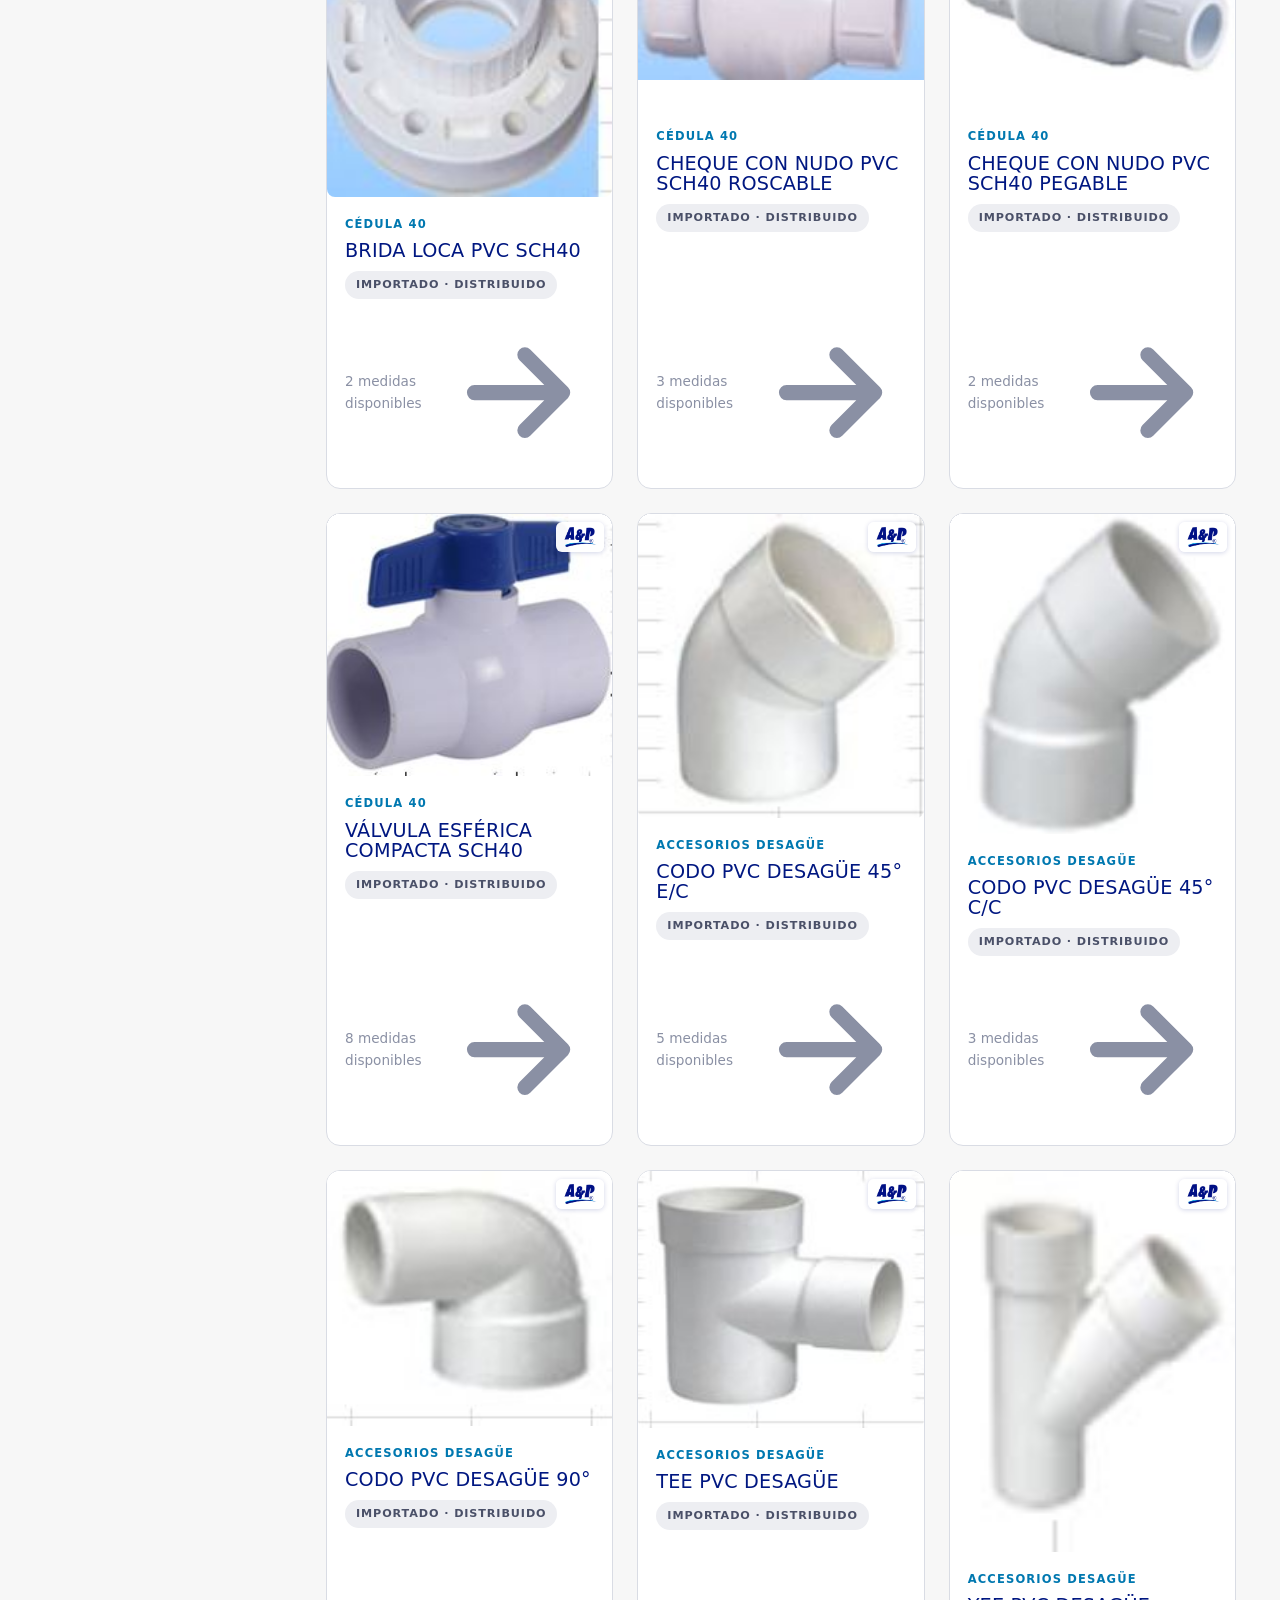
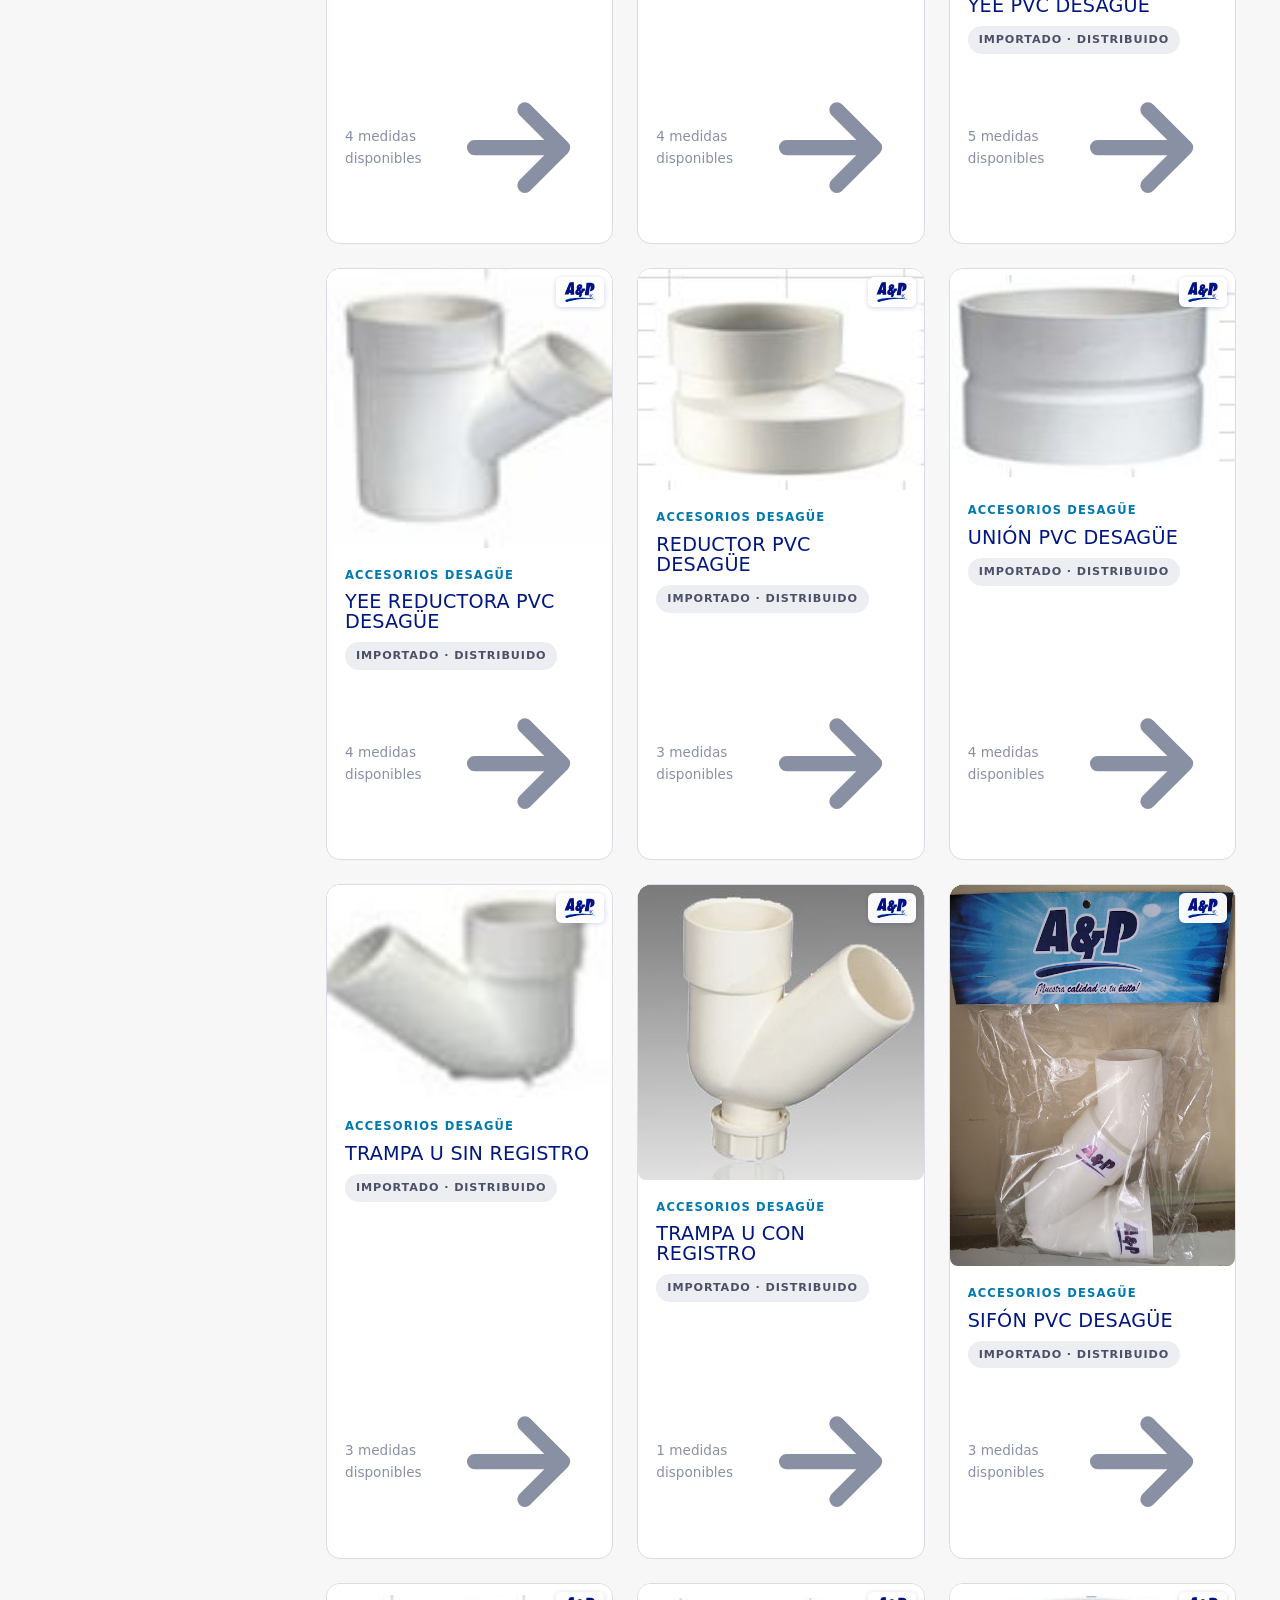
<file: catalogo.html>
<!DOCTYPE html>
<html lang="es">
<head>
<meta charset="UTF-8">
<meta name="viewport" content="width=device-width, initial-scale=1.0">
<title>Catálogo de productos · A&P · INTERTUBEP</title>
<meta name="description" content="Catálogo de tubería y conexiones PVC A&P: riego, desagüe, conduit, agua potable, accesorios de presión, válvulas, aspersores y más. Filtra por línea y busca por medida.">
<link rel="stylesheet" href="assets/css/ap.css">
</head>
<body data-page="catalogo">

<section class="page-hero">
  <div class="wrap">
    <p class="breadcrumb"><a href="index.html">Inicio</a> · Catálogo</p>
    <h1>Catálogo de productos</h1>
    <p class="lead">Tubería fabricada en Ecuador y conexiones que importamos y distribuimos. Filtra por línea o busca por nombre y medida.</p>
  </div>
</section>

<section class="section--tight">
  <div class="wrap">
    <div class="catalog-layout">

      <aside class="filter-panel" id="filterPanel"></aside>

      <div>
        <div class="catalog-toolbar">
          <div class="catalog-search">
            <span id="csIco"></span>
            <input type="text" id="catSearch" placeholder="Buscar: codo, válvula, aspersor, 110mm…" autocomplete="off">
          </div>
          <span class="catalog-count" id="catCount"></span>
        </div>
        <div class="grid cols-3" id="catalogGrid"></div>
        <div id="catalogEmpty" style="display:none;text-align:center;padding:60px 20px;color:var(--ap-stone-400)">
          <p style="font-size:1.1rem">Sin resultados. Prueba otra búsqueda o escríbenos por WhatsApp y te ayudamos a encontrarlo.</p>
          <a class="btn btn--wa" id="emptyWa" href="#" target="_blank" rel="noopener" style="margin-top:8px">Consultar por WhatsApp</a>
        </div>
      </div>

    </div>
  </div>
</section>

<script src="assets/js/products.js"></script>
<script src="assets/js/site.js"></script>
<script>
(function () {
  document.getElementById('csIco').innerHTML = window.AP_ICONS.search;
  document.getElementById('emptyWa').href = window.AP_WA_LINK;

  var params = new URLSearchParams(location.search);
  var state = { cat: params.get('cat') || 'all', tipo: params.get('tipo') || 'all', q: params.get('q') || '' };

  // SEO dinámico por categoría
  (function () {
    var SEO = {
      'tuberia-riego': ['Tubería PVC para Riego Agrícola en Ecuador | A&P', 'Tubería PVC para sistemas de riego agrícola: presión, elevadores y accesorios. Diámetros 20–400 mm, 50 años de vida útil. Fabricado en Ecuador por A&P.'],
      'tuberia-presion': ['Tubería PVC de Presión para Riego | A&P Ecuador', 'Tubería PVC de presión U/R y E/C para riego y agua a presión. Diámetros 20–400 mm. Materia prima 100% virgen. Cotiza con A&P INTERTUBEP.'],
      'pegamento': ['Pegamento para Tubería PVC · Cemento Solvente | A&P', 'Pega para PVC A&P AP-2528: cemento solvente de cuerpo medio, bajo VOC, para diámetros hasta 200 mm. Presentaciones desde 1/8 de litro a galón.']
    };
    var s = SEO[state.cat];
    if (s) {
      document.title = s[0];
      var md = document.querySelector('meta[name="description"]');
      if (md) md.content = s[1];
    }
  })();

  var input = document.getElementById('catSearch');
  input.value = state.q;

  // Build filter panel
  function buildFilters() {
    var fab = window.AP_CATEGORIES.filter(function (c) { return c.tipo === 'Fabricado'; });
    var imp = window.AP_CATEGORIES.filter(function (c) { return c.tipo === 'Distribuido'; });
    function group(title, items, tipoKey) {
      return '<div class="filter-group"><h5>' + title + '</h5>' +
        items.map(function (c) {
          return '<button class="filter-opt" data-cat="' + c.key + '">' + c.label + '</button>';
        }).join('') + '</div>';
    }
    document.getElementById('filterPanel').innerHTML =
      '<div class="filter-group"><h5>Mostrar</h5>' +
        '<button class="filter-opt" data-cat="all">Todos los productos</button>' +
      '</div>' +
      group('Fabricado en Ecuador', fab) +
      group('Importado · Distribuido', imp);
    bindFilters();
  }
  function bindFilters() {
    document.querySelectorAll('.filter-opt').forEach(function (b) {
      b.classList.toggle('active', b.getAttribute('data-cat') === state.cat);
      b.addEventListener('click', function () {
        state.cat = b.getAttribute('data-cat');
        document.querySelectorAll('.filter-opt').forEach(function (x) { x.classList.remove('active'); });
        b.classList.add('active');
        render();
        history.replaceState(null, '', state.cat === 'all' ? 'catalogo.html' : 'catalogo.html?cat=' + state.cat);
      });
    });
  }

  function render() {
    var q = state.q.trim().toLowerCase();
    var list = window.AP_PRODUCTS.filter(function (p) {
      if (state.cat !== 'all' && p.category !== state.cat) return false;
      if (q) {
        var hay = (p.name + ' ' + p.categoryLabel + ' ' + p.sizes.join(' ') + ' ' + p.keywords).toLowerCase();
        if (hay.indexOf(q) === -1) return false;
      }
      return true;
    });
    var grid = document.getElementById('catalogGrid');
    var empty = document.getElementById('catalogEmpty');
    document.getElementById('catCount').textContent = list.length + (list.length === 1 ? ' producto' : ' productos');
    if (!list.length) { grid.innerHTML = ''; empty.style.display = 'block'; return; }
    empty.style.display = 'none';
    grid.innerHTML = list.map(function (p) { return window.AP_renderCard(p); }).join('');
  }

  input.addEventListener('input', function () { state.q = input.value; render(); });

  buildFilters();
  render();
})();
</script>
</body>
</html>
</file>
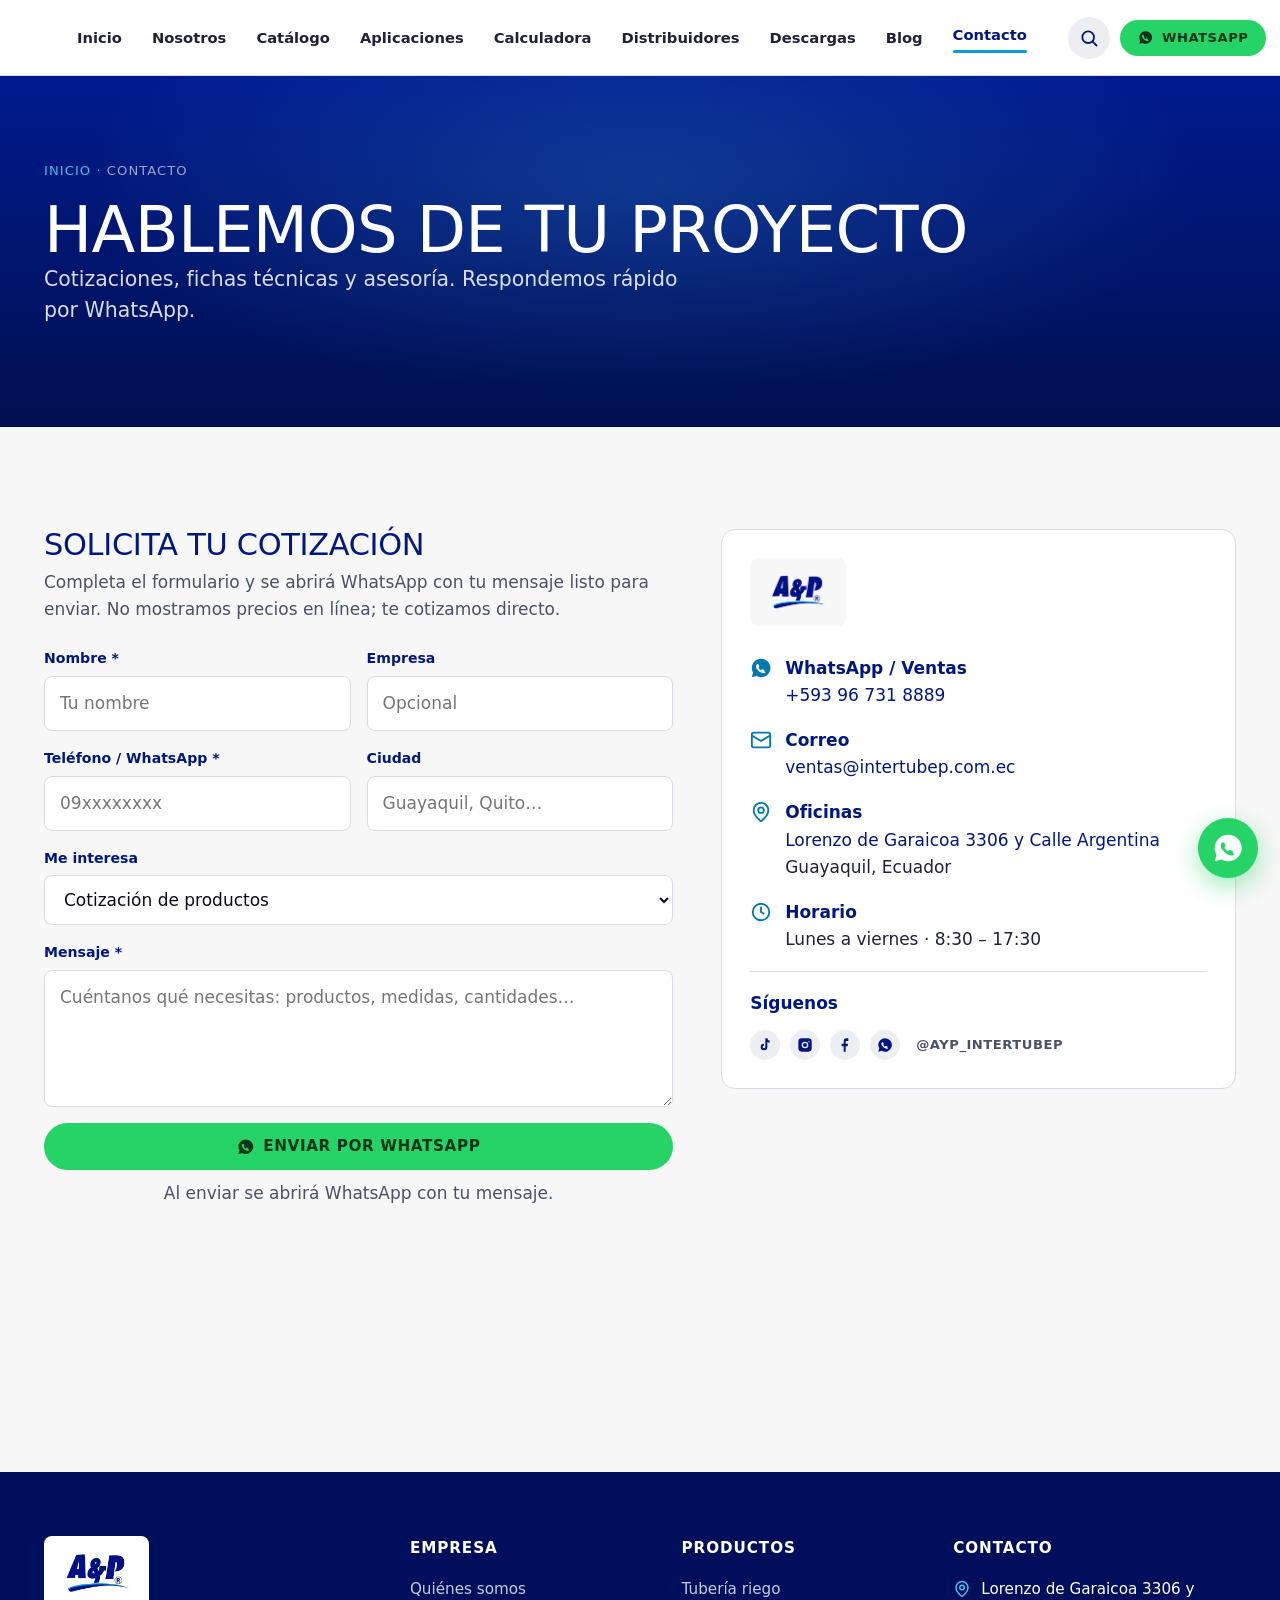
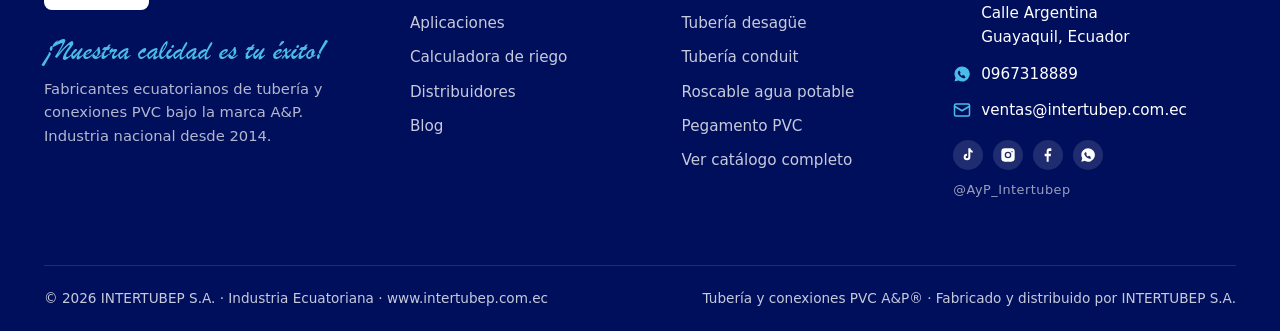
<file: contacto.html>
<!DOCTYPE html>
<html lang="es">
<head>
<meta charset="UTF-8">
<meta name="viewport" content="width=device-width, initial-scale=1.0">
<title>Contacto · A&P · INTERTUBEP S.A. · Guayaquil</title>
<meta name="description" content="Contacta a INTERTUBEP S.A. (marca A&P) en Guayaquil, Ecuador. Cotizaciones, fichas técnicas y asesoría por WhatsApp +593 96 731 8889.">
<link rel="stylesheet" href="assets/css/ap.css">
<style>
  .contact-layout { display:grid; grid-template-columns:1.1fr .9fr; gap:48px; align-items:start; }
  .field { display:flex; flex-direction:column; gap:6px; margin-bottom:16px; }
  .field label { font-weight:600; font-size:.88rem; color:var(--ap-navy); }
  .field input, .field textarea, .field select { font:inherit; padding:13px 15px; border:1px solid var(--ap-stone-200); border-radius:var(--r-md); background:#fff; color:var(--ap-ink); outline:none; transition:border var(--dur); }
  .field input:focus, .field textarea:focus, .field select:focus { border-color:var(--ap-cyan); }
  .field-row { display:grid; grid-template-columns:1fr 1fr; gap:16px; }
  .info-card { background:#fff; border:1px solid var(--ap-stone-200); border-radius:var(--r-lg); padding:28px; }
  .info-row { display:flex; gap:13px; align-items:flex-start; margin-bottom:18px; }
  .info-row svg { width:22px;height:22px;color:var(--ap-cyan-deep);flex:none;margin-top:2px; }
  .info-row strong { color:var(--ap-navy); display:block; }
  .map-ph { border-radius:var(--r-lg); overflow:hidden; aspect-ratio:16/8; margin-top:24px; }
  @media (max-width:860px){ .contact-layout{grid-template-columns:1fr} .field-row{grid-template-columns:1fr} }
</style>
</head>
<body data-page="contacto">

<section class="page-hero">
  <div class="wrap">
    <p class="breadcrumb"><a href="index.html">Inicio</a> · Contacto</p>
    <h1>Hablemos de tu proyecto</h1>
    <p class="lead">Cotizaciones, fichas técnicas y asesoría. Respondemos rápido por WhatsApp.</p>
  </div>
</section>

<section class="section">
  <div class="wrap">
    <div class="contact-layout">

      <!-- Form -->
      <div>
        <h3 style="margin-bottom:8px">Solicita tu cotización</h3>
        <p class="muted" style="margin-bottom:24px">Completa el formulario y se abrirá WhatsApp con tu mensaje listo para enviar. No mostramos precios en línea; te cotizamos directo.</p>
        <form id="contactForm">
          <div class="field-row">
            <div class="field"><label for="nombre">Nombre *</label><input id="nombre" required placeholder="Tu nombre"></div>
            <div class="field"><label for="empresa">Empresa</label><input id="empresa" placeholder="Opcional"></div>
          </div>
          <div class="field-row">
            <div class="field"><label for="telefono">Teléfono / WhatsApp *</label><input id="telefono" required placeholder="09xxxxxxxx"></div>
            <div class="field"><label for="ciudad">Ciudad</label><input id="ciudad" placeholder="Guayaquil, Quito…"></div>
          </div>
          <div class="field"><label for="interes">Me interesa</label>
            <select id="interes">
              <option>Cotización de productos</option>
              <option>Ser distribuidor A&P</option>
              <option>Ficha técnica / información</option>
              <option>Riego agrícola</option>
              <option>Obra / construcción</option>
              <option>Otro</option>
            </select>
          </div>
          <div class="field"><label for="mensaje">Mensaje *</label><textarea id="mensaje" rows="4" required placeholder="Cuéntanos qué necesitas: productos, medidas, cantidades…"></textarea></div>
          <button type="submit" class="btn btn--wa" style="width:100%;justify-content:center" id="formSubmit"></button>
          <p class="small muted" style="text-align:center;margin-top:10px">Al enviar se abrirá WhatsApp con tu mensaje.</p>
        </form>
      </div>

      <!-- Info -->
      <div>
        <div class="info-card">
          <div class="footer-logo-plate" style="background:var(--ap-cloud);margin-bottom:20px"><img src="assets/img/ap-logo.png" alt="A&P" style="height:40px"></div>
          <div class="info-row" id="r-wa"></div>
          <div class="info-row" id="r-mail"></div>
          <div class="info-row" id="r-pin"></div>
          <div class="info-row" id="r-clock"></div>
          <hr class="divider" style="margin:8px 0 18px">
          <p style="font-weight:600;color:var(--ap-navy);margin-bottom:12px">Síguenos</p>
          <div class="social-strip">
            <span class="social-ico-group">
              <a class="social-ico" id="s-tt" style="background:var(--ap-stone-100);color:var(--ap-navy)" href="#" target="_blank" rel="noopener" aria-label="TikTok"></a>
              <a class="social-ico" id="s-ig" style="background:var(--ap-stone-100);color:var(--ap-navy)" href="#" target="_blank" rel="noopener" aria-label="Instagram"></a>
              <a class="social-ico" id="s-fb" style="background:var(--ap-stone-100);color:var(--ap-navy)" href="#" target="_blank" rel="noopener" aria-label="Facebook"></a>
              <a class="social-ico" id="s-waicon" style="background:var(--ap-stone-100);color:var(--ap-navy)" href="#" target="_blank" rel="noopener" aria-label="WhatsApp"></a>
            </span>
            <span style="color:var(--ap-stone-600)">@AyP_Intertubep</span>
          </div>
        </div>
        <div class="map-ph" style="overflow:hidden">
          <iframe title="Ubicación INTERTUBEP S.A." width="100%" height="100%" style="border:0;display:block" loading="lazy" referrerpolicy="no-referrer-when-downgrade" src="https://www.google.com/maps?q=Lorenzo+de+Garaicoa+3306+y+Calle+Argentina,+Guayaquil,+Ecuador&output=embed"></iframe>
        </div>
      </div>

    </div>
  </div>
</section>

<script src="assets/js/products.js"></script>
<script src="assets/js/site.js"></script>
<script>
(function () {
  var I = window.AP_ICONS;
  document.getElementById('formSubmit').innerHTML = I.whatsapp + 'Enviar por WhatsApp';
  document.getElementById('r-wa').innerHTML = I.whatsapp + '<span><strong>WhatsApp / Ventas</strong><a href="' + window.AP_WA_LINK + '" target="_blank" rel="noopener">+593 96 731 8889</a></span>';
  document.getElementById('r-mail').innerHTML = I.mail + '<span><strong>Correo</strong><a href="mailto:ventas@intertubep.com.ec">ventas@intertubep.com.ec</a></span>';
  document.getElementById('r-pin').innerHTML = I.pin + '<span><strong>Oficinas</strong><a href="https://maps.app.goo.gl/N2F8XVgW83fLDa5C6" target="_blank" rel="noopener">Lorenzo de Garaicoa 3306 y Calle Argentina</a><br>Guayaquil, Ecuador</span>';
  document.getElementById('r-clock').innerHTML = I.clock + '<span><strong>Horario</strong>Lunes a viernes · 8:30 – 17:30</span>';
  document.getElementById('s-tt').innerHTML = I.tiktok; document.getElementById('s-tt').href = 'https://tiktok.com/@AyP_Intertubep';
  document.getElementById('s-ig').innerHTML = I.instagram; document.getElementById('s-ig').href = 'https://instagram.com/AyP_Intertubep';
  document.getElementById('s-fb').innerHTML = I.facebook; document.getElementById('s-fb').href = '#';
  document.getElementById('s-waicon').innerHTML = I.whatsapp; document.getElementById('s-waicon').href = window.AP_WA_LINK;

  document.getElementById('contactForm').addEventListener('submit', function (e) {
    e.preventDefault();
    var v = function (id) { return (document.getElementById(id).value || '').trim(); };
    var msg = 'Hola A&P, soy ' + v('nombre') + (v('empresa') ? ' (' + v('empresa') + ')' : '') + '.\n' +
      'Interés: ' + v('interes') + '.\n' +
      (v('ciudad') ? 'Ciudad: ' + v('ciudad') + '.\n' : '') +
      'Tel: ' + v('telefono') + '.\n' +
      'Mensaje: ' + v('mensaje');
    window.open('https://wa.me/' + window.AP_WA_NUMBER + '?text=' + encodeURIComponent(msg), '_blank');
  });
})();
</script>
</body>
</html>
</file>
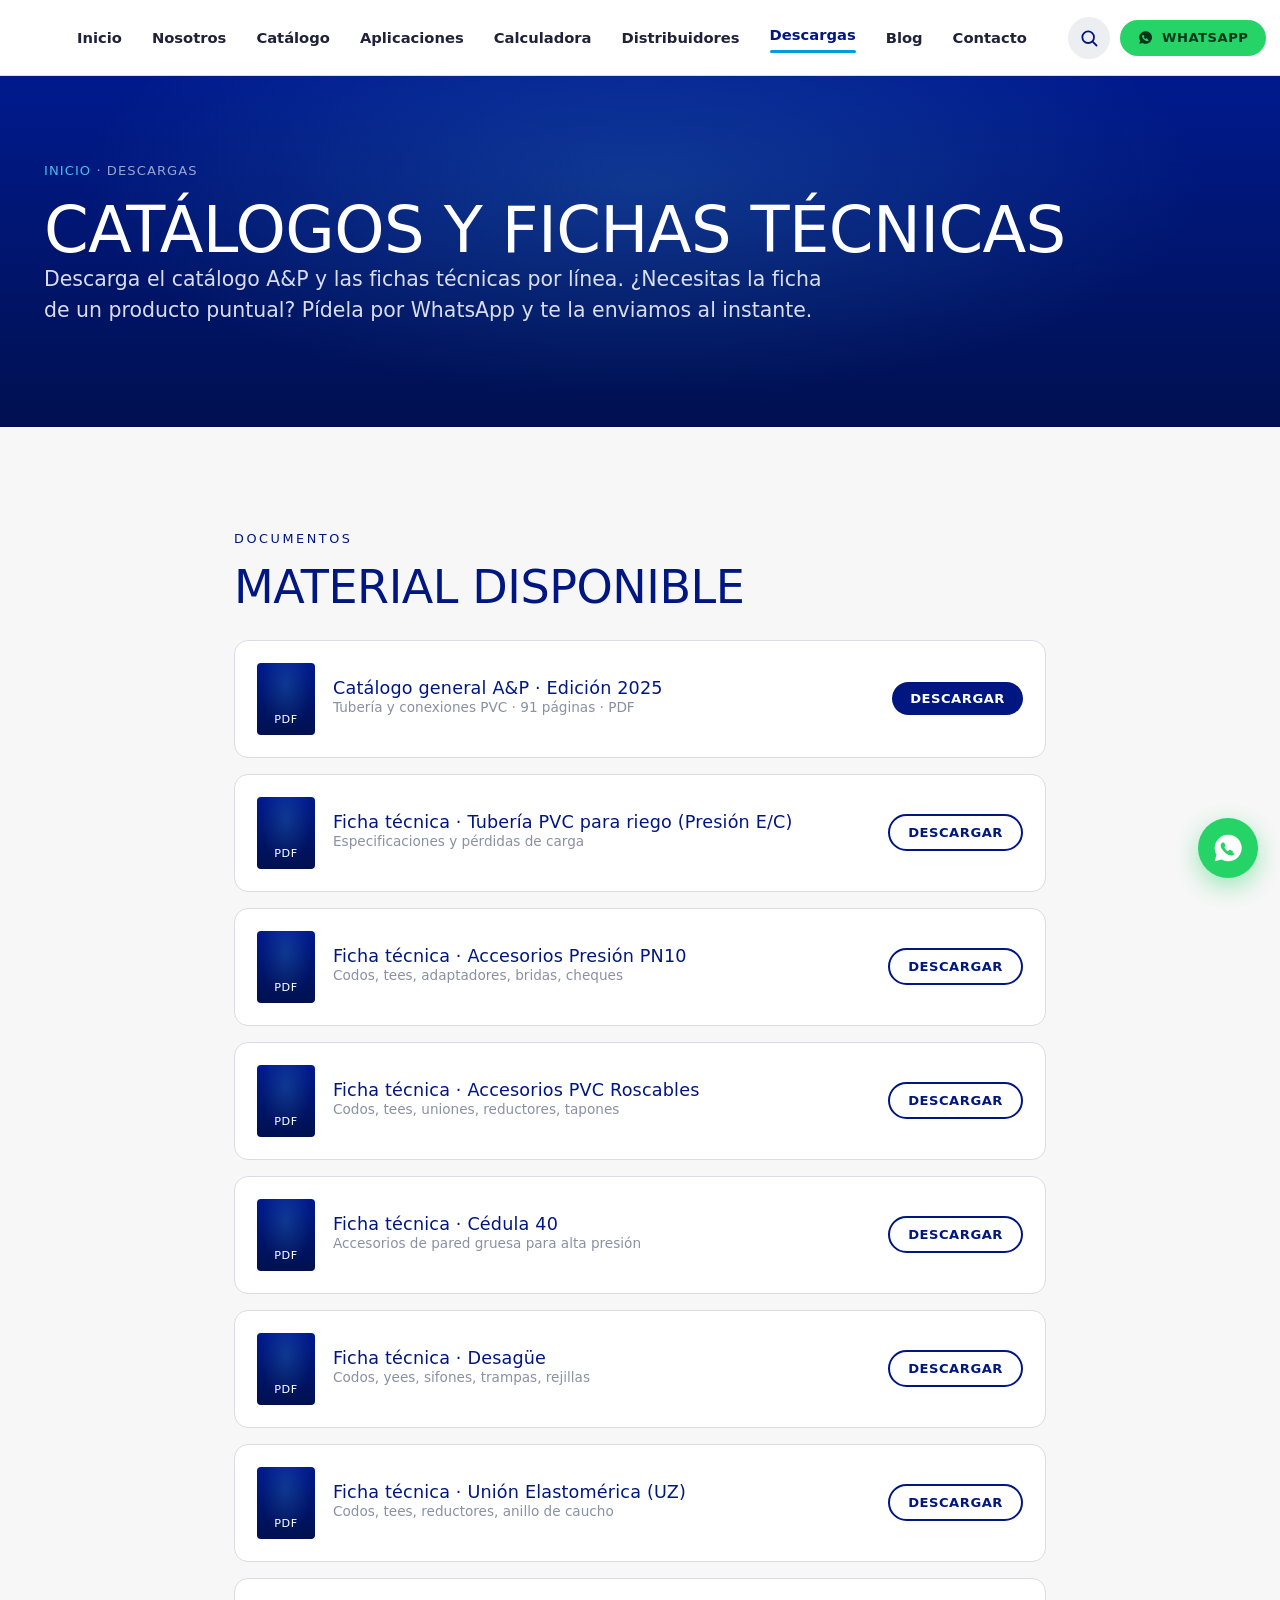
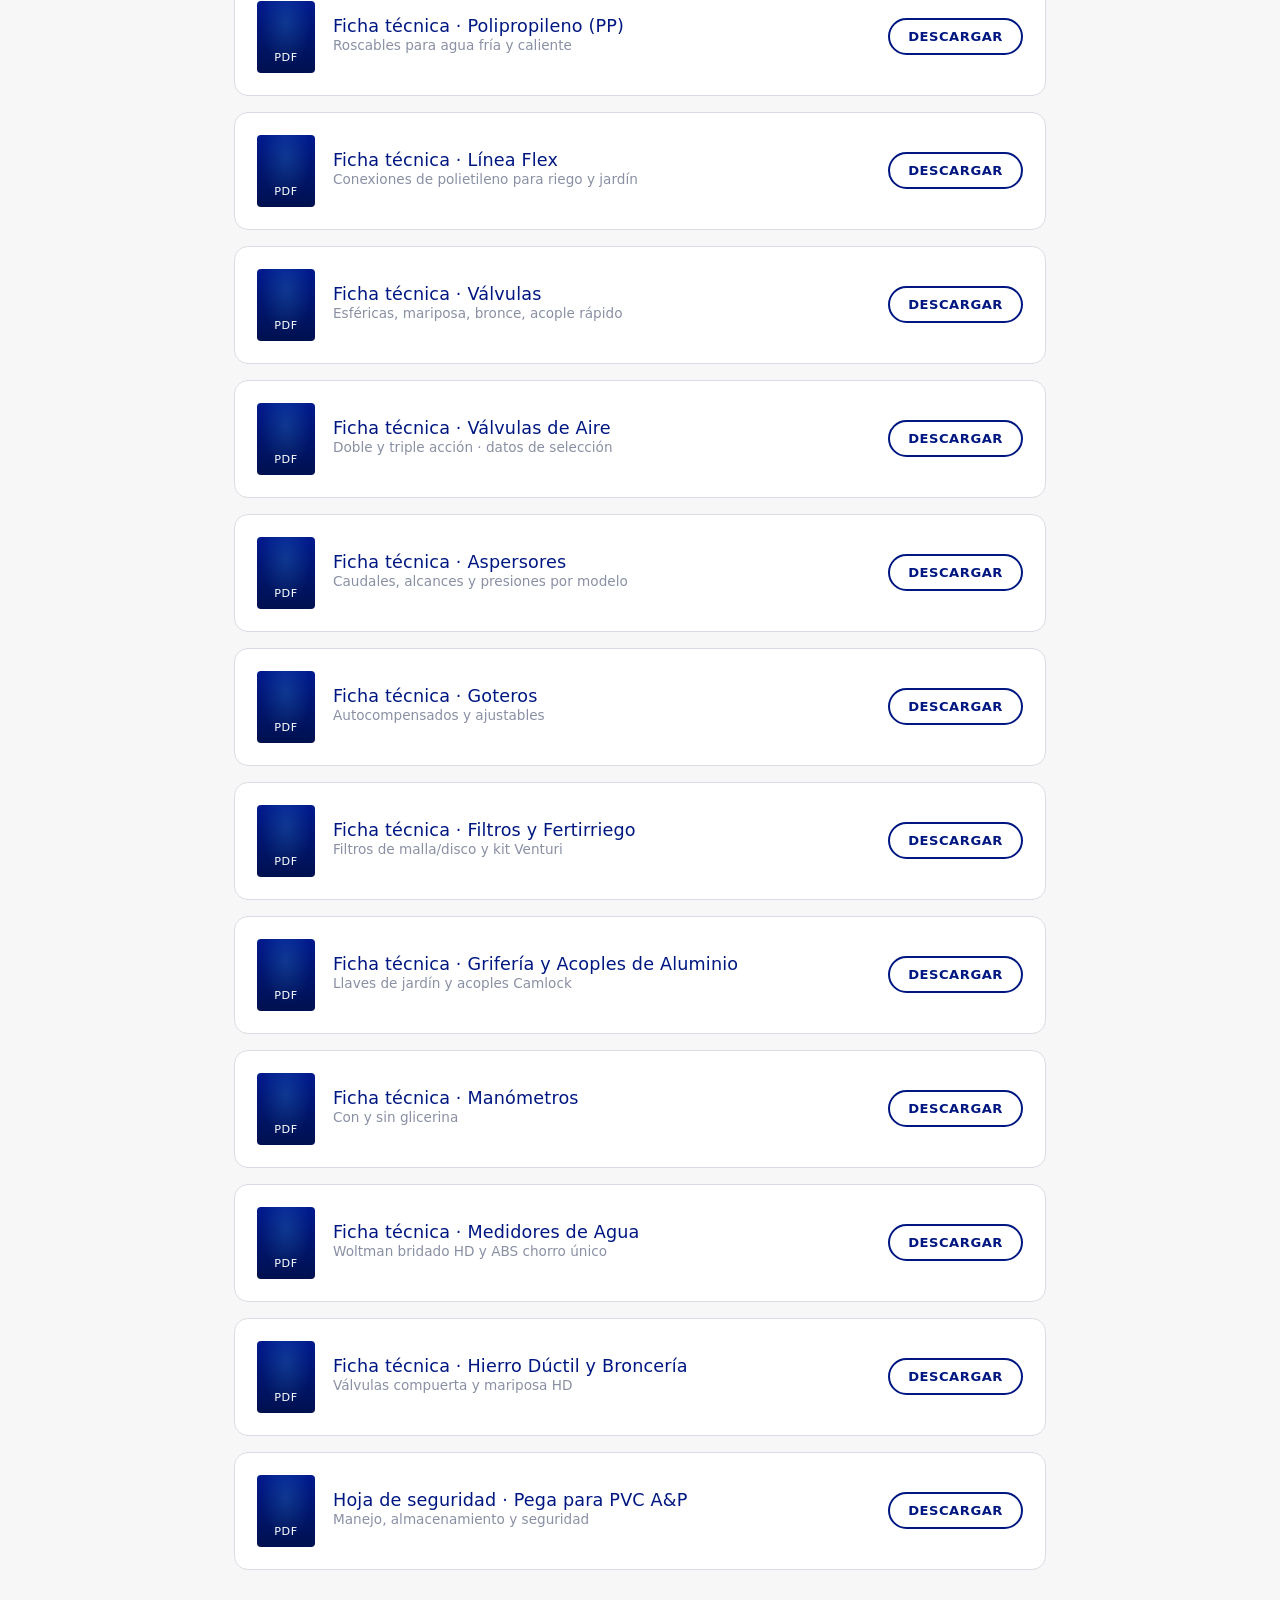
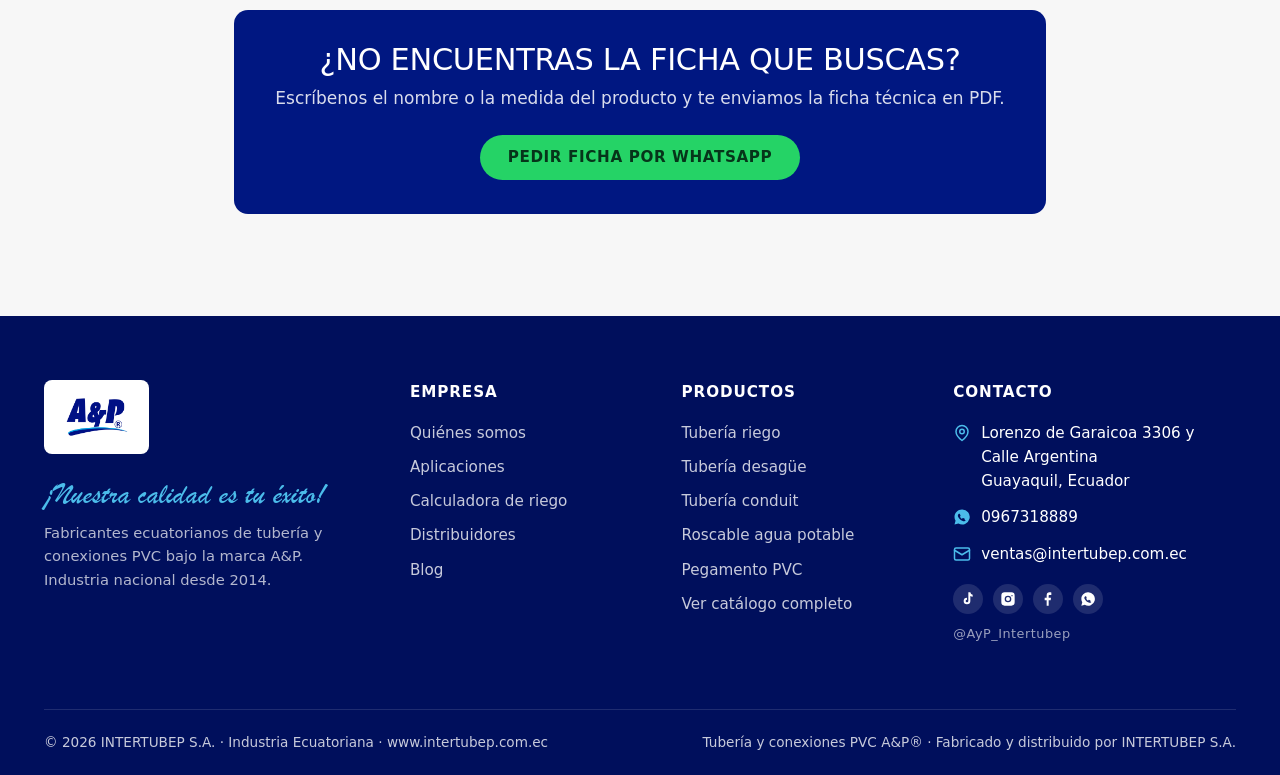
<file: descargas.html>
<!DOCTYPE html>
<html lang="es">
<head>
<meta charset="UTF-8">
<meta name="viewport" content="width=device-width, initial-scale=1.0">
<title>Descargas · Catálogos y fichas técnicas A&P</title>
<meta name="description" content="Descarga el catálogo A&P 2025 y las fichas técnicas de tubería y conexiones PVC. Industria ecuatoriana INTERTUBEP S.A.">
<link rel="stylesheet" href="assets/css/ap.css">
<style>
  .dl-card { display:flex; gap:18px; align-items:center; background:#fff; border:1px solid var(--ap-stone-200); border-radius:var(--r-lg); padding:22px; transition:box-shadow var(--dur),border-color var(--dur); }
  .dl-card:hover { box-shadow:var(--shadow-md); border-color:var(--ap-cyan-soft); }
  .dl-ico { width:58px;height:72px;flex:none;border-radius:var(--r-sm);background:var(--bg-navy-textured);display:grid;place-items:center;color:#fff;font-family:var(--font-display);font-size:.7rem;letter-spacing:.05em; position:relative; }
  .dl-ico span { position:absolute; bottom:6px; }
  .dl-card h4 { color:var(--ap-navy); text-transform:none; font-size:1.1rem; }
  .dl-meta { font-size:.85rem; color:var(--ap-stone-400); }
  .dl-body { flex:1; }
</style>
</head>
<body data-page="descargas">

<section class="page-hero">
  <div class="wrap">
    <p class="breadcrumb"><a href="index.html">Inicio</a> · Descargas</p>
    <h1>Catálogos y fichas técnicas</h1>
    <p class="lead">Descarga el catálogo A&P y las fichas técnicas por línea. ¿Necesitas la ficha de un producto puntual? Pídela por WhatsApp y te la enviamos al instante.</p>
  </div>
</section>

<section class="section">
  <div class="wrap" style="max-width:860px">
    <div class="section-head reveal" style="margin-bottom:28px">
      <p class="eyebrow eyebrow--ink">Documentos</p>
      <h2>Material disponible</h2>
    </div>
    <div class="grid" style="gap:16px" id="dlList"></div>

    <div class="info-card reveal" style="margin-top:40px;background:var(--ap-navy);color:#fff;border:0;border-radius:var(--r-lg);padding:34px;text-align:center">
      <h3 style="color:#fff;margin-bottom:10px">¿No encuentras la ficha que buscas?</h3>
      <p style="color:rgba(255,255,255,.85);margin-bottom:22px">Escríbenos el nombre o la medida del producto y te enviamos la ficha técnica en PDF.</p>
      <a class="btn btn--wa" id="dlWa" href="#" target="_blank" rel="noopener">Pedir ficha por WhatsApp</a>
    </div>
  </div>
</section>

<script src="assets/js/products.js"></script>
<script src="assets/js/site.js"></script>
<script>
(function () {
  document.getElementById('dlWa').href = window.AP_WA_LINK;
  var DOCS = [
    { title:'Catálogo general A&P · Edición 2025', meta:'Tubería y conexiones PVC · 91 páginas · PDF', href:'assets/docs/Catalogo-AyP-2025.pdf', big:true },
    { title:'Ficha técnica · Tubería PVC para riego (Presión E/C)', meta:'Especificaciones y pérdidas de carga', href:'assets/docs/fichas/ficha-tuberia-riego.pdf' },
    { title:'Ficha técnica · Accesorios Presión PN10', meta:'Codos, tees, adaptadores, bridas, cheques', href:'assets/docs/fichas/ficha-presion-pn10.pdf' },
    { title:'Ficha técnica · Accesorios PVC Roscables', meta:'Codos, tees, uniones, reductores, tapones', href:'assets/docs/fichas/ficha-roscables.pdf' },
    { title:'Ficha técnica · Cédula 40', meta:'Accesorios de pared gruesa para alta presión', href:'assets/docs/fichas/ficha-cedula-40.pdf' },
    { title:'Ficha técnica · Desagüe', meta:'Codos, yees, sifones, trampas, rejillas', href:'assets/docs/fichas/ficha-desague.pdf' },
    { title:'Ficha técnica · Unión Elastomérica (UZ)', meta:'Codos, tees, reductores, anillo de caucho', href:'assets/docs/fichas/ficha-union-elastomerica.pdf' },
    { title:'Ficha técnica · Polipropileno (PP)', meta:'Roscables para agua fría y caliente', href:'assets/docs/fichas/ficha-polipropileno.pdf' },
    { title:'Ficha técnica · Línea Flex', meta:'Conexiones de polietileno para riego y jardín', href:'assets/docs/fichas/ficha-flex.pdf' },
    { title:'Ficha técnica · Válvulas', meta:'Esféricas, mariposa, bronce, acople rápido', href:'assets/docs/fichas/ficha-valvulas.pdf' },
    { title:'Ficha técnica · Válvulas de Aire', meta:'Doble y triple acción · datos de selección', href:'assets/docs/fichas/ficha-valvulas-aire.pdf' },
    { title:'Ficha técnica · Aspersores', meta:'Caudales, alcances y presiones por modelo', href:'assets/docs/fichas/ficha-aspersores.pdf' },
    { title:'Ficha técnica · Goteros', meta:'Autocompensados y ajustables', href:'assets/docs/fichas/ficha-goteros.pdf' },
    { title:'Ficha técnica · Filtros y Fertirriego', meta:'Filtros de malla/disco y kit Venturi', href:'assets/docs/fichas/ficha-filtros.pdf' },
    { title:'Ficha técnica · Grifería y Acoples de Aluminio', meta:'Llaves de jardín y acoples Camlock', href:'assets/docs/fichas/ficha-griferia-acoples.pdf' },
    { title:'Ficha técnica · Manómetros', meta:'Con y sin glicerina', href:'assets/docs/fichas/ficha-manometros.pdf' },
    { title:'Ficha técnica · Medidores de Agua', meta:'Woltman bridado HD y ABS chorro único', href:'assets/docs/fichas/ficha-medidores.pdf' },
    { title:'Ficha técnica · Hierro Dúctil y Broncería', meta:'Válvulas compuerta y mariposa HD', href:'assets/docs/fichas/ficha-hierro-ductil.pdf' },
    { title:'Hoja de seguridad · Pega para PVC A&P', meta:'Manejo, almacenamiento y seguridad', href:'assets/docs/fichas/ficha-pegamento.pdf' }
  ];
  document.getElementById('dlList').innerHTML = DOCS.map(function (d) {
    return '<div class="dl-card reveal">' +
      '<div class="dl-ico"><span>PDF</span></div>' +
      '<div class="dl-body"><h4>' + d.title + '</h4><p class="dl-meta" style="margin:0">' + d.meta + '</p></div>' +
      '<a class="btn ' + (d.big ? 'btn--primary' : 'btn--ghost') + ' btn--sm" href="' + d.href + '" target="_blank" rel="noopener" download>Descargar</a>' +
    '</div>';
  }).join('');
})();
</script>
</body>
</html>
</file>
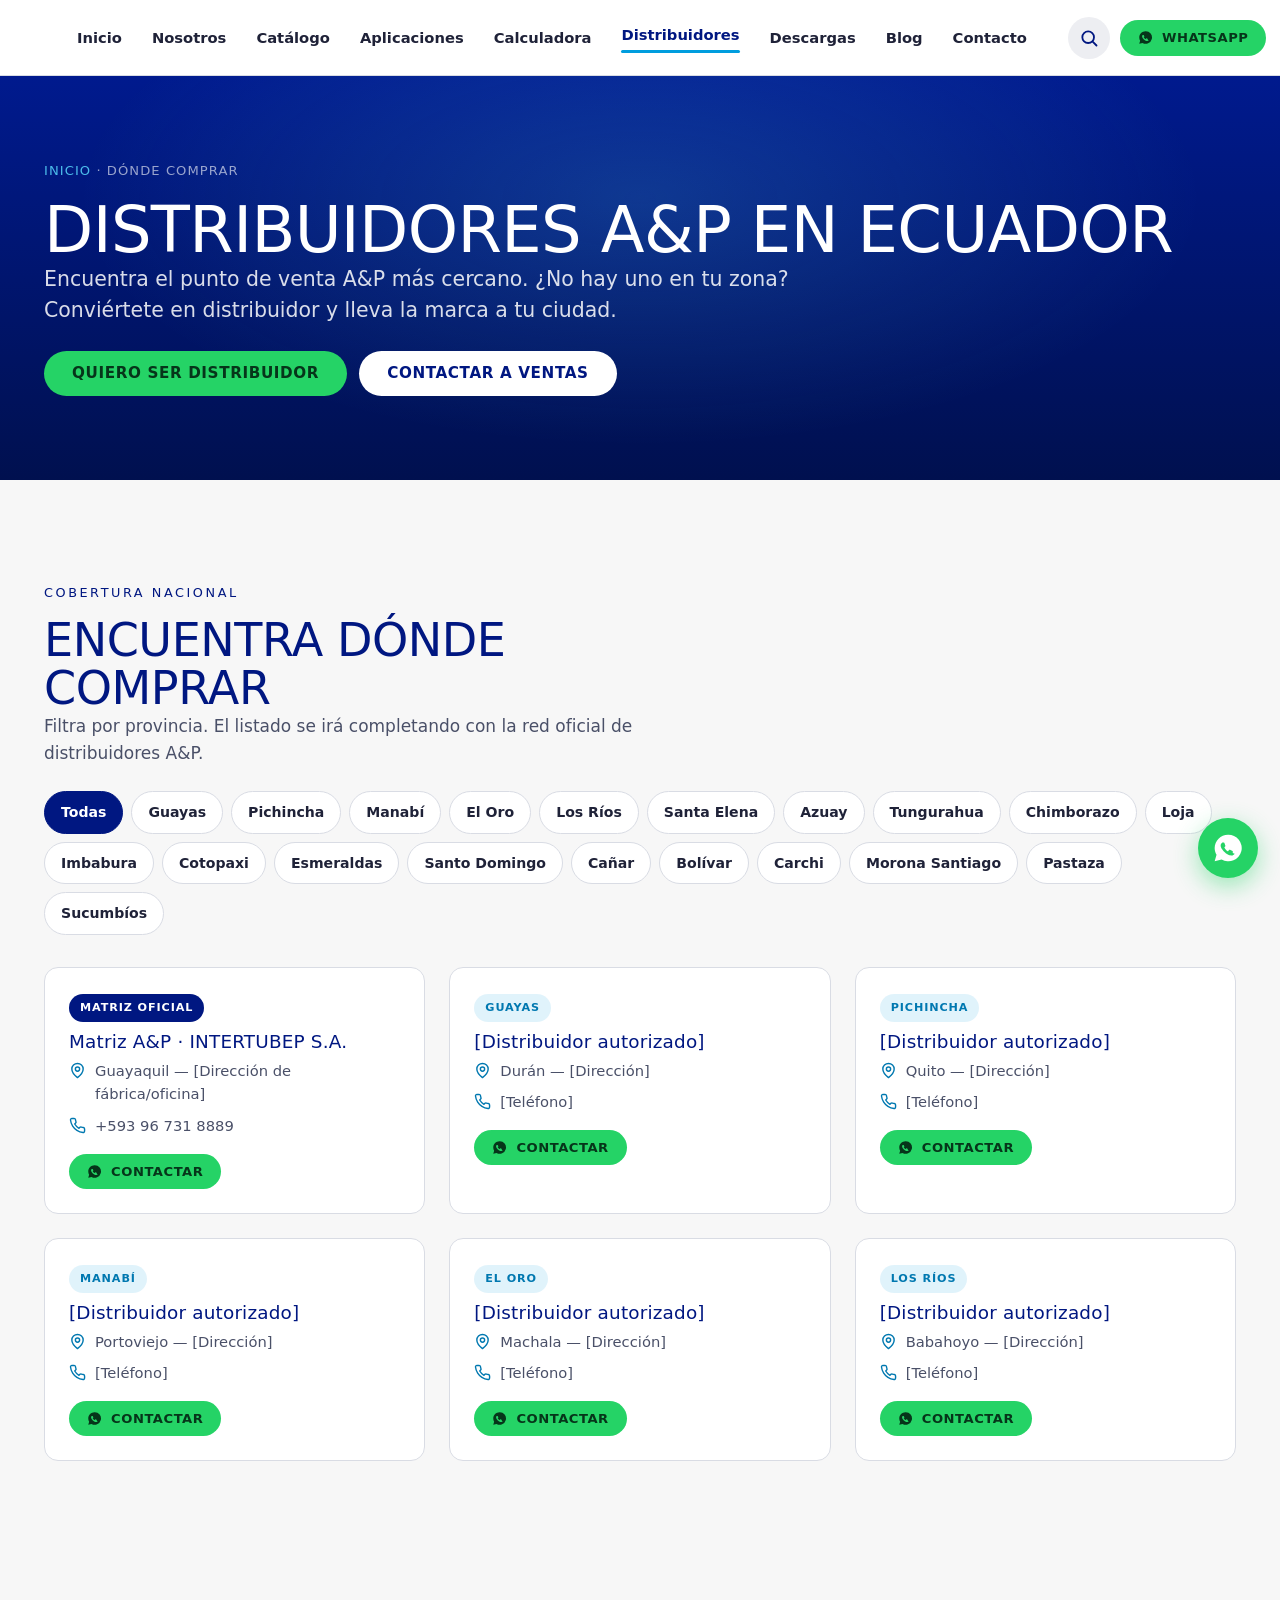
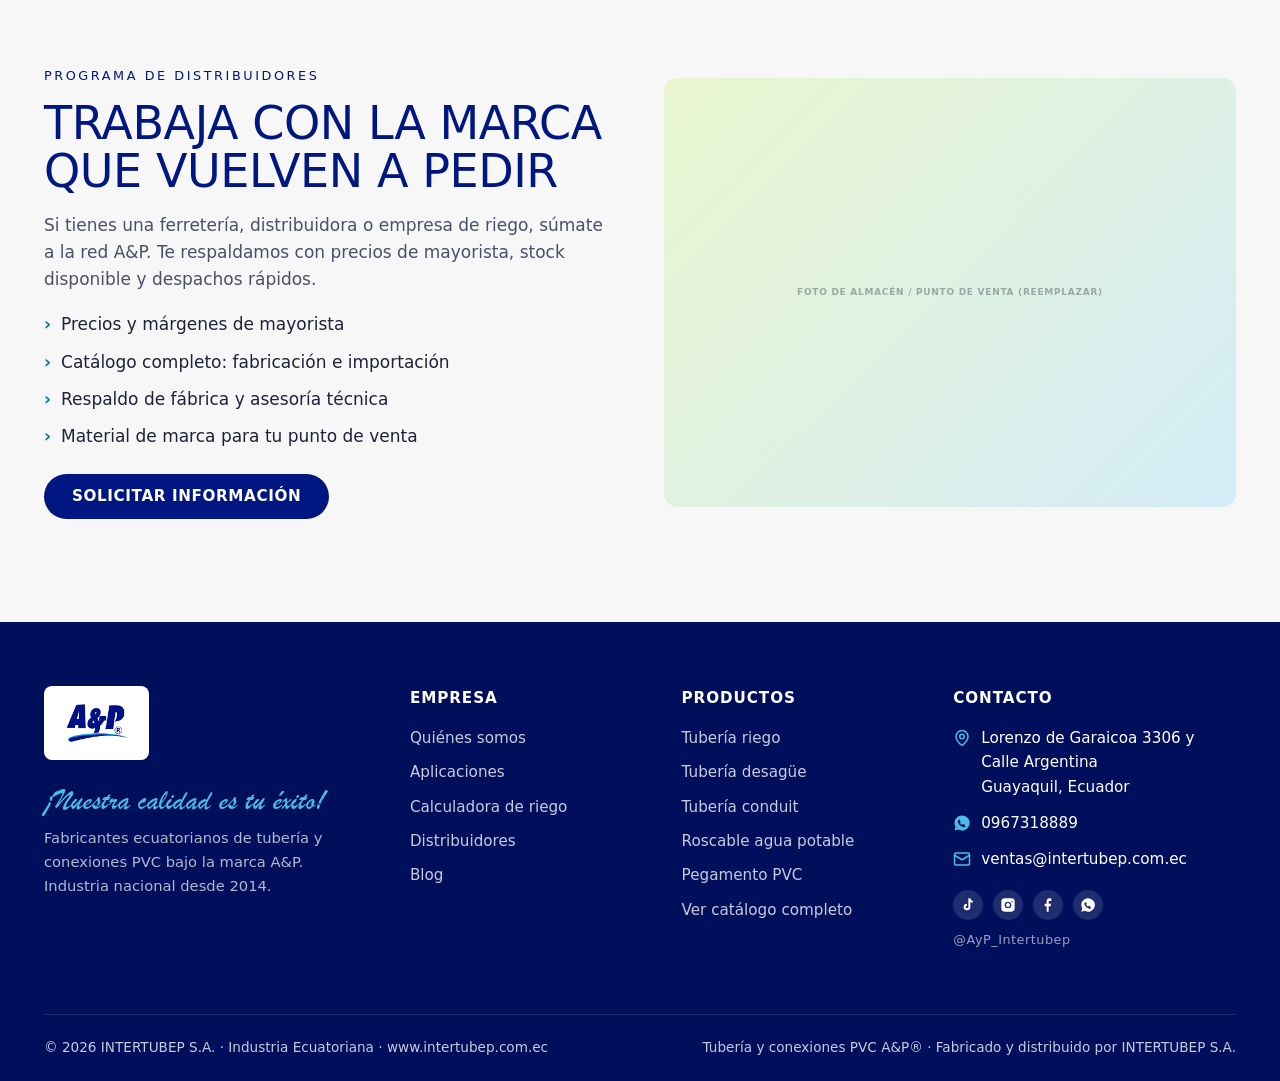
<file: distribuidores.html>
<!DOCTYPE html>
<html lang="es">
<head>
<meta charset="UTF-8">
<meta name="viewport" content="width=device-width, initial-scale=1.0">
<title>Dónde comprar · Distribuidores A&P en Ecuador</title>
<meta name="description" content="Encuentra dónde comprar tubería y conexiones PVC A&P en Ecuador, o conviértete en distribuidor. Cobertura nacional desde Guayaquil.">
<link rel="stylesheet" href="assets/css/ap.css">
<style>
  .prov-filter { display:flex; flex-wrap:wrap; gap:8px; margin-bottom:32px; }
  .prov-chip { font:inherit; font-size:.88rem; font-weight:600; padding:9px 16px; border-radius:var(--r-pill); border:1px solid var(--ap-stone-200); background:#fff; color:var(--ap-stone-800); cursor:pointer; transition:all var(--dur); }
  .prov-chip:hover { border-color:var(--ap-cyan-soft); }
  .prov-chip.active { background:var(--ap-navy); color:#fff; border-color:var(--ap-navy); }
  .dist-card { background:#fff; border:1px solid var(--ap-stone-200); border-radius:var(--r-lg); padding:24px; }
  .dist-card h4 { color:var(--ap-navy); text-transform:none; font-size:1.15rem; margin-bottom:4px; }
  .dist-row { display:flex; gap:9px; align-items:flex-start; font-size:.92rem; color:var(--ap-stone-600); margin-top:8px; }
  .dist-row svg { width:17px;height:17px;color:var(--ap-cyan-deep);flex:none;margin-top:3px; }
  .dist-card.placeholder { border-style:dashed; background:transparent; display:flex; flex-direction:column; justify-content:center; align-items:flex-start; gap:10px; }
</style>
</head>
<body data-page="distribuidores">

<section class="page-hero">
  <div class="wrap">
    <p class="breadcrumb"><a href="index.html">Inicio</a> · Dónde comprar</p>
    <h1>Distribuidores A&P en Ecuador</h1>
    <p class="lead">Encuentra el punto de venta A&P más cercano. ¿No hay uno en tu zona? Conviértete en distribuidor y lleva la marca a tu ciudad.</p>
    <div class="hero-cta" style="margin-top:24px">
      <a class="btn btn--wa" id="distWa" href="#" target="_blank" rel="noopener">Quiero ser distribuidor</a>
      <a class="btn btn--on-navy" href="contacto.html">Contactar a ventas</a>
    </div>
  </div>
</section>

<section class="section">
  <div class="wrap">
    <div class="section-head reveal" style="margin-bottom:24px">
      <p class="eyebrow eyebrow--ink">Cobertura nacional</p>
      <h2>Encuentra dónde comprar</h2>
      <p class="muted" style="margin:0">Filtra por provincia. El listado se irá completando con la red oficial de distribuidores A&P.</p>
    </div>
    <div class="prov-filter" id="provFilter"></div>
    <div class="grid cols-3" id="distGrid"></div>
  </div>
</section>

<section class="section band-cloud">
  <div class="wrap" style="display:grid;grid-template-columns:1fr 1fr;gap:48px;align-items:center">
    <div class="reveal">
      <p class="eyebrow eyebrow--ink">Programa de distribuidores</p>
      <h2 style="margin-bottom:16px">Trabaja con la marca que vuelven a pedir</h2>
      <p class="muted">Si tienes una ferretería, distribuidora o empresa de riego, súmate a la red A&P. Te respaldamos con precios de mayorista, stock disponible y despachos rápidos.</p>
      <ul class="app-list" style="list-style:none;padding:0;margin:18px 0 24px;display:flex;flex-direction:column;gap:10px">
        <li style="display:flex;gap:10px"><span style="color:var(--ap-cyan-deep);font-weight:800">›</span><span>Precios y márgenes de mayorista</span></li>
        <li style="display:flex;gap:10px"><span style="color:var(--ap-cyan-deep);font-weight:800">›</span><span>Catálogo completo: fabricación e importación</span></li>
        <li style="display:flex;gap:10px"><span style="color:var(--ap-cyan-deep);font-weight:800">›</span><span>Respaldo de fábrica y asesoría técnica</span></li>
        <li style="display:flex;gap:10px"><span style="color:var(--ap-cyan-deep);font-weight:800">›</span><span>Material de marca para tu punto de venta</span></li>
      </ul>
      <a class="btn btn--primary" id="distWa2" href="#" target="_blank" rel="noopener">Solicitar información</a>
    </div>
    <div class="reveal ph" data-tone="riego" style="border-radius:var(--r-lg);aspect-ratio:4/3;display:grid;place-items:center;min-height:300px">
      <span class="ph-tag" style="position:static">Foto de almacén / punto de venta (reemplazar)</span>
    </div>
  </div>
</section>

<script src="assets/js/products.js"></script>
<script src="assets/js/site.js"></script>
<script>
(function () {
  ['distWa','distWa2'].forEach(function(id){ document.getElementById(id).href = window.AP_WA_LINK; });

  // Provincias de Ecuador (estructura de ejemplo — completar con datos reales)
  var PROV = ['Guayas','Pichincha','Manabí','El Oro','Los Ríos','Santa Elena','Azuay','Tungurahua','Chimborazo','Loja','Imbabura','Cotopaxi','Esmeraldas','Santo Domingo','Cañar','Bolívar','Carchi','Morona Santiago','Pastaza','Sucumbíos'];

  // Distribuidores de ejemplo (placeholders — reemplazar por datos reales)
  var DIST = [
    { prov:'Guayas', name:'Matriz A&P · INTERTUBEP S.A.', city:'Guayaquil', addr:'[Dirección de fábrica/oficina]', phone:'+593 96 731 8889', official:true },
    { prov:'Guayas', name:'[Distribuidor autorizado]', city:'Durán', addr:'[Dirección]', phone:'[Teléfono]' },
    { prov:'Pichincha', name:'[Distribuidor autorizado]', city:'Quito', addr:'[Dirección]', phone:'[Teléfono]' },
    { prov:'Manabí', name:'[Distribuidor autorizado]', city:'Portoviejo', addr:'[Dirección]', phone:'[Teléfono]' },
    { prov:'El Oro', name:'[Distribuidor autorizado]', city:'Machala', addr:'[Dirección]', phone:'[Teléfono]' },
    { prov:'Los Ríos', name:'[Distribuidor autorizado]', city:'Babahoyo', addr:'[Dirección]', phone:'[Teléfono]' }
  ];

  var ICON = window.AP_ICONS;
  var active = 'all';

  function buildChips() {
    var provsWith = PROV.slice();
    document.getElementById('provFilter').innerHTML =
      '<button class="prov-chip active" data-p="all">Todas</button>' +
      provsWith.map(function (p) { return '<button class="prov-chip" data-p="' + p + '">' + p + '</button>'; }).join('');
    document.querySelectorAll('.prov-chip').forEach(function (b) {
      b.addEventListener('click', function () {
        document.querySelectorAll('.prov-chip').forEach(function (x) { x.classList.remove('active'); });
        b.classList.add('active'); active = b.getAttribute('data-p'); render();
      });
    });
  }

  function render() {
    var list = active === 'all' ? DIST : DIST.filter(function (d) { return d.prov === active; });
    var grid = document.getElementById('distGrid');
    if (!list.length) {
      grid.innerHTML = '<div class="dist-card placeholder" style="grid-column:1/-1;align-items:center;text-align:center">' +
        '<h4 style="text-transform:none">Aún no hay distribuidor en ' + active + '</h4>' +
        '<p class="muted" style="margin:0">Sé el primero en llevar A&P a tu provincia.</p>' +
        '<a class="btn btn--wa btn--sm" href="' + window.AP_WA_LINK + '" target="_blank" rel="noopener">Quiero ser distribuidor</a></div>';
      return;
    }
    grid.innerHTML = list.map(function (d) {
      var waMsg = encodeURIComponent('Hola A&P, quiero comprar en ' + d.city + ' (' + d.prov + ').');
      var wa = 'https://wa.me/' + window.AP_WA_NUMBER + '?text=' + waMsg;
      return '<div class="dist-card">' +
        (d.official ? '<span class="pill pill--fab" style="margin-bottom:10px">Matriz oficial</span>' : '<span class="pill pill--cyan" style="margin-bottom:10px">' + d.prov + '</span>') +
        '<h4>' + d.name + '</h4>' +
        '<div class="dist-row">' + ICON.pin + '<span>' + d.city + ' — ' + d.addr + '</span></div>' +
        '<div class="dist-row">' + ICON.phone + '<span>' + d.phone + '</span></div>' +
        '<a class="btn btn--wa btn--sm" style="margin-top:16px" href="' + wa + '" target="_blank" rel="noopener">' + ICON.whatsapp + 'Contactar</a>' +
      '</div>';
    }).join('');
  }

  buildChips();
  render();
})();
</script>
</body>
</html>
</file>
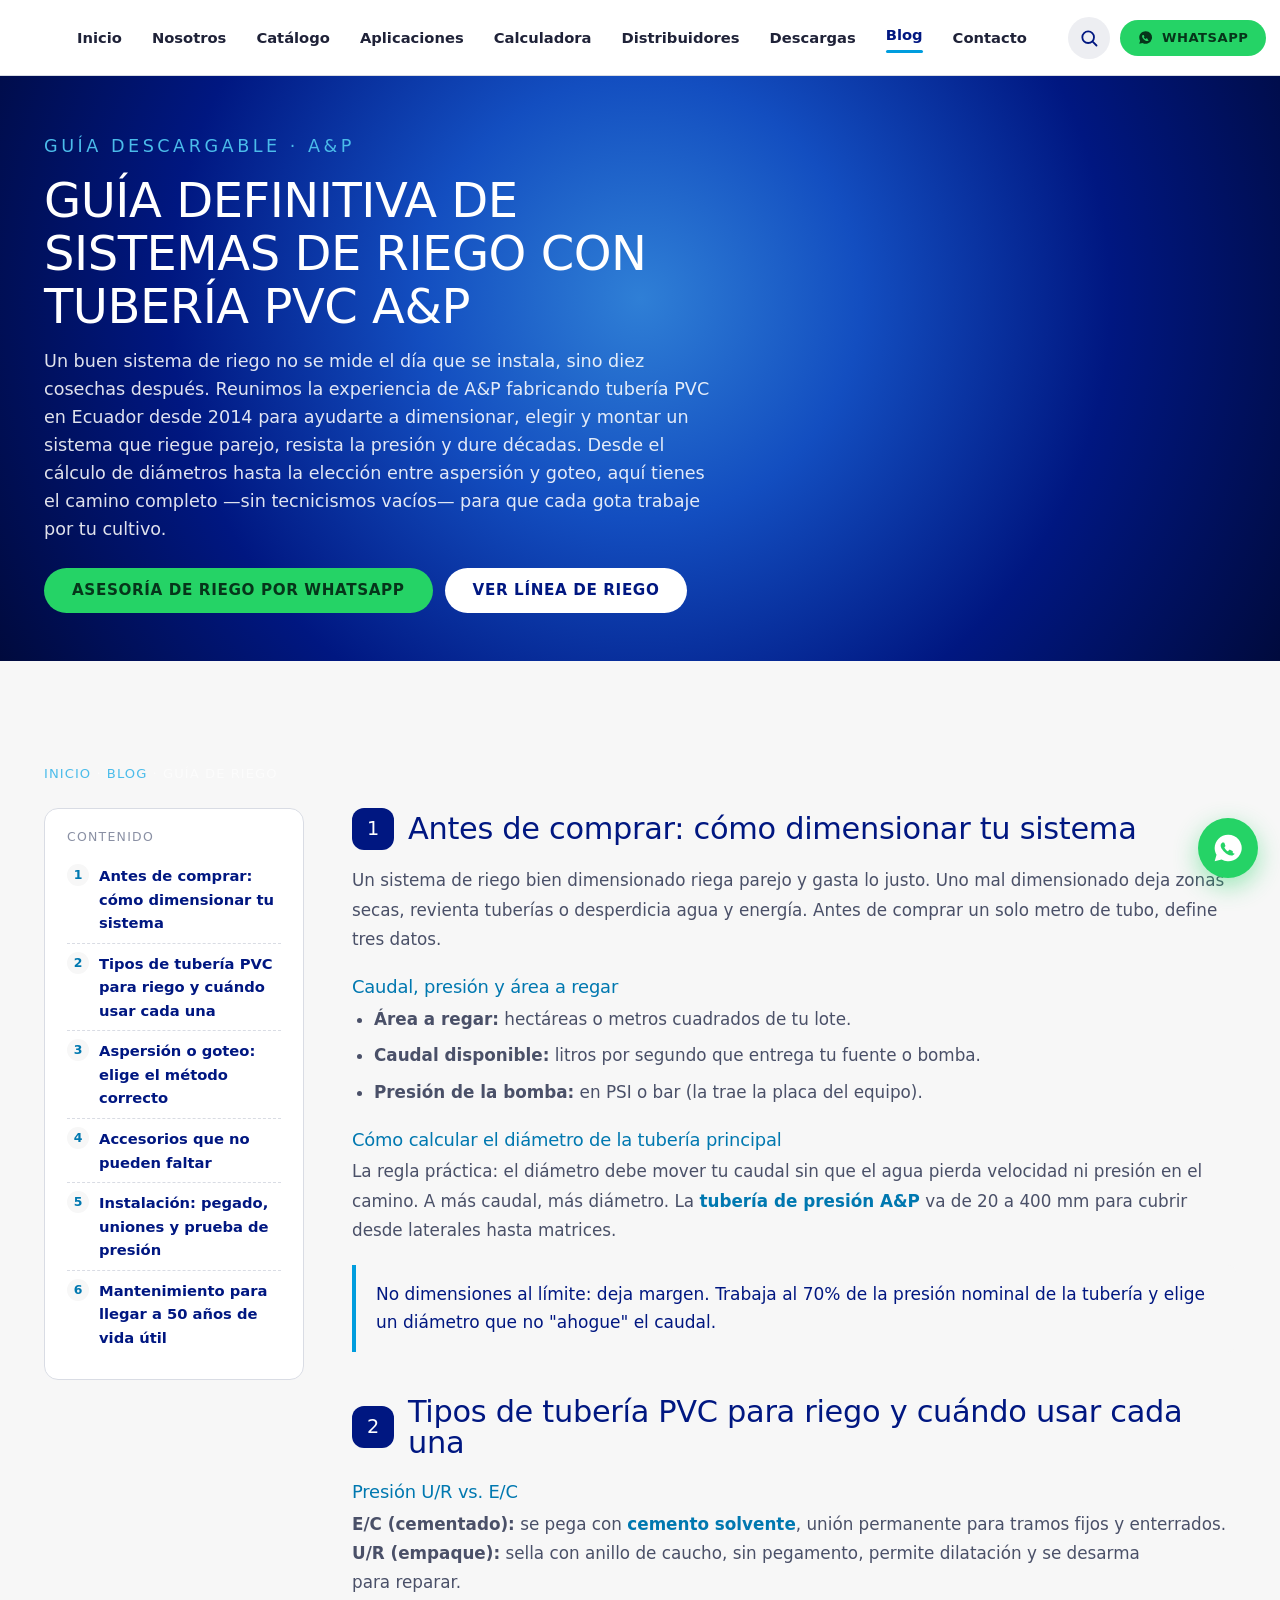
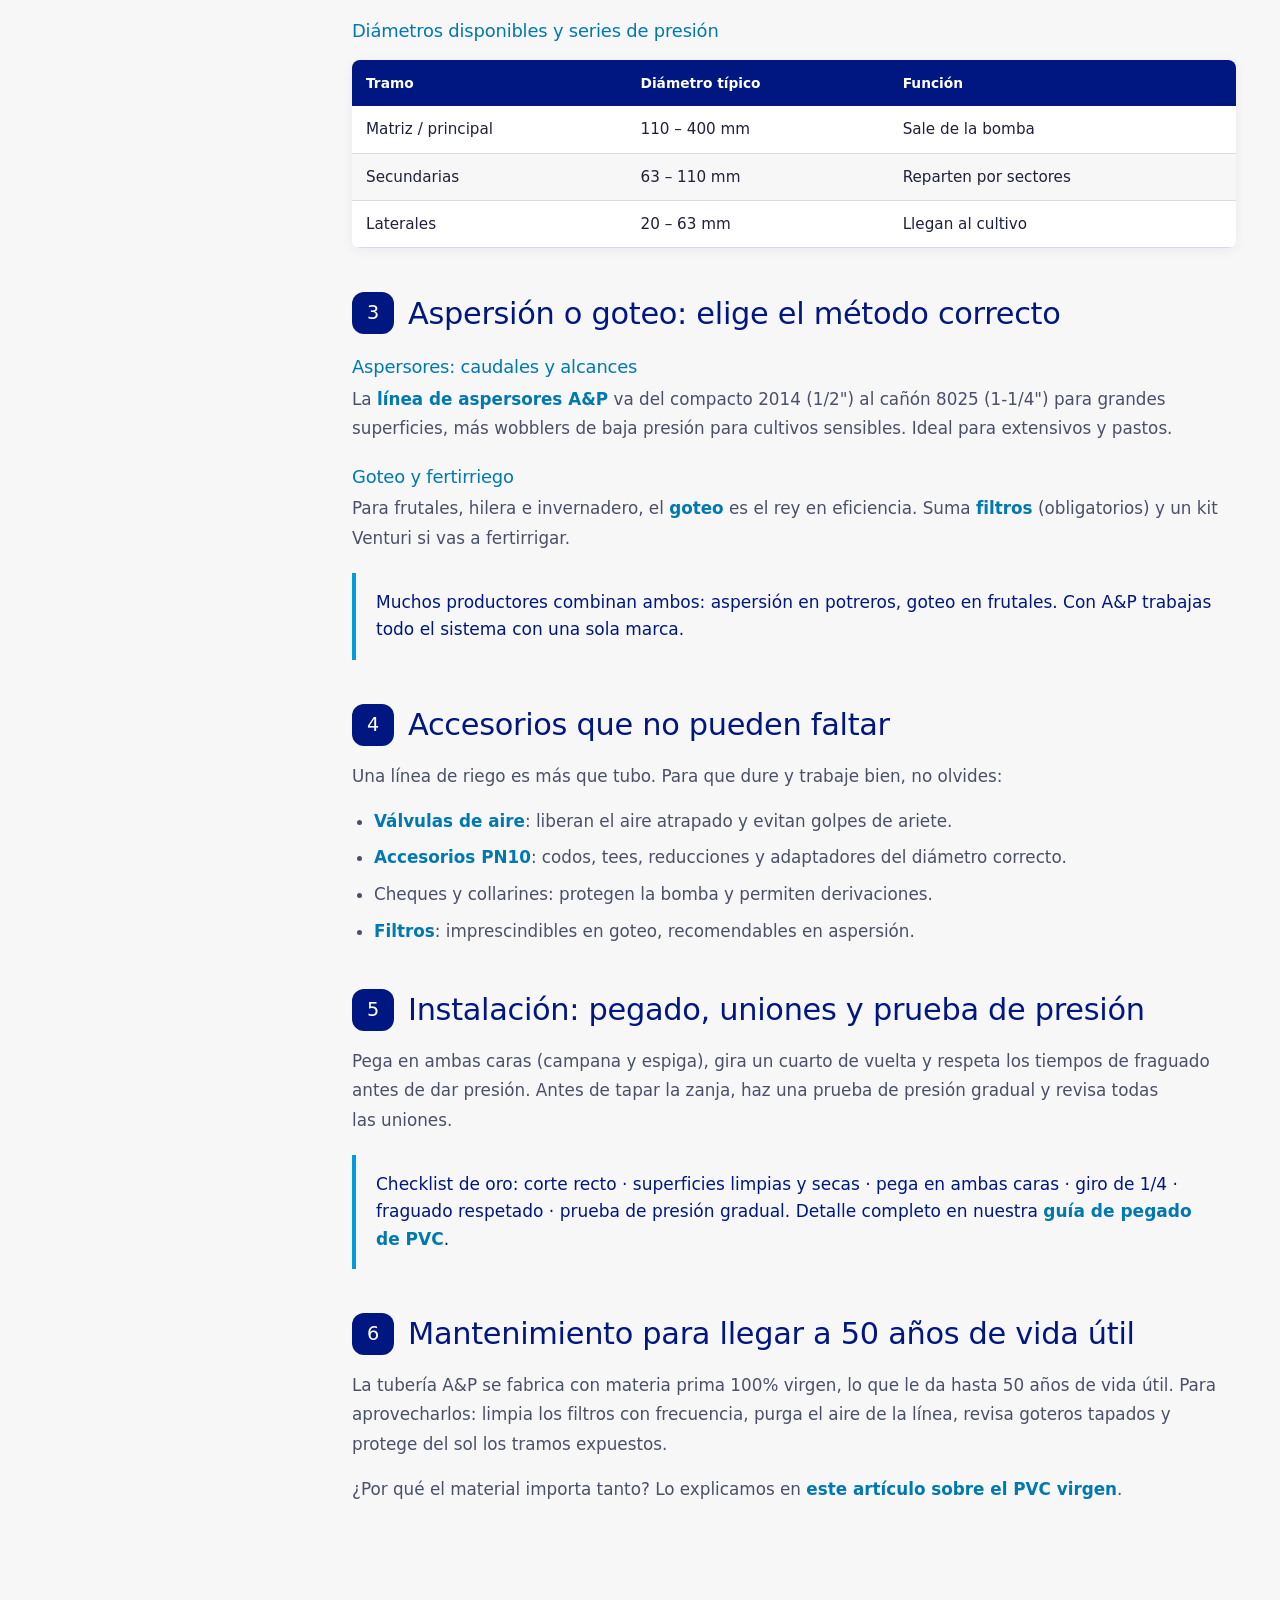
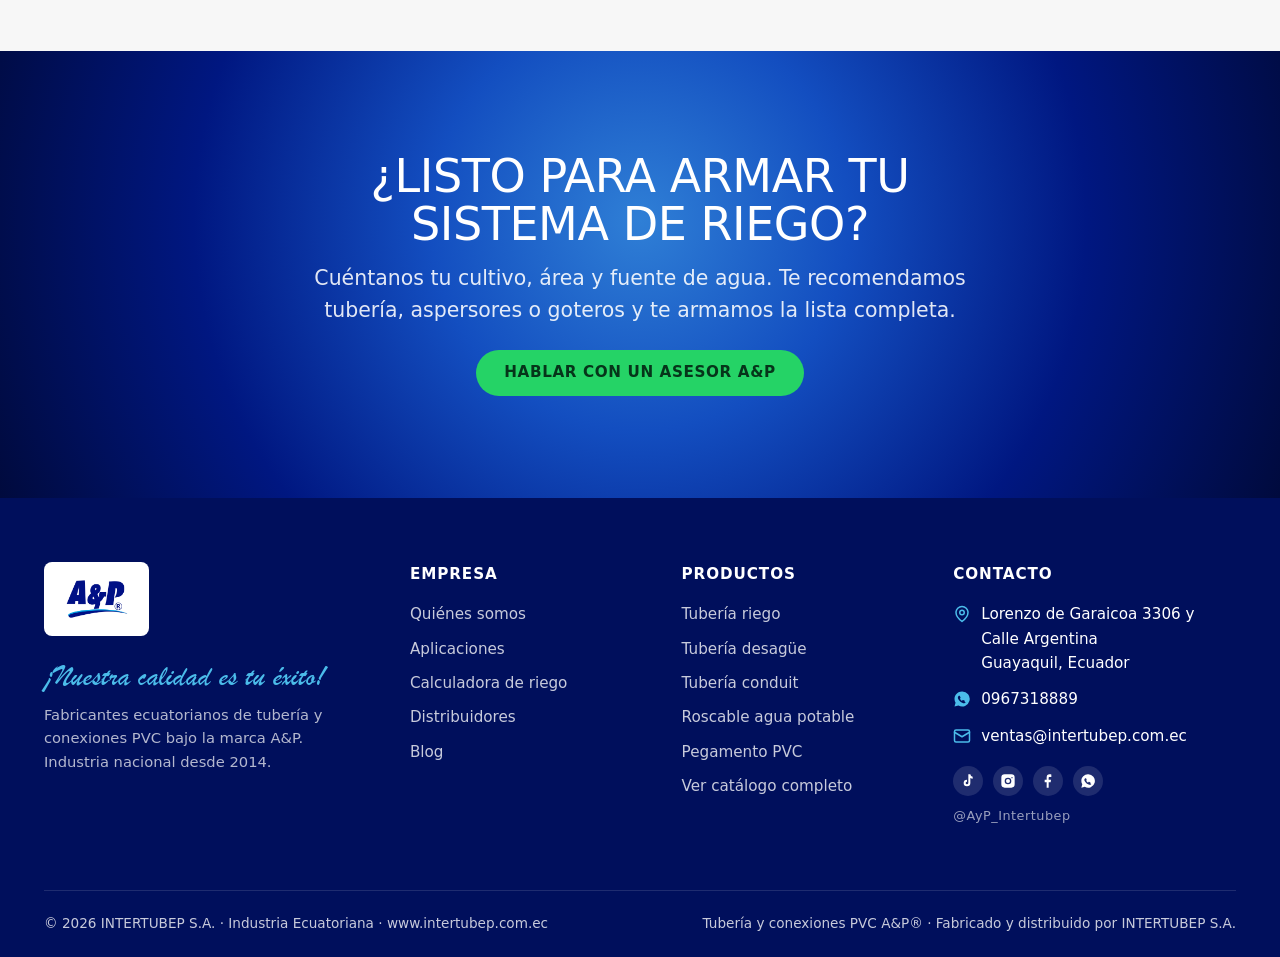
<file: guia-riego.html>
<!DOCTYPE html>
<html lang="es">

<head>
  <meta charset="UTF-8">
  <meta name="viewport" content="width=device-width, initial-scale=1.0">
  <title>Guía Definitiva de Sistemas de Riego con Tubería PVC | A&P</title>
  <meta name="description"
    content="Guía completa para dimensionar, elegir e instalar un sistema de riego con tubería PVC en Ecuador: caudal, presión, diámetros, aspersión vs goteo y accesorios A&P.">
  <meta name="keywords" content="tubería pvc, de riego, riego ecuador, riego por goteo, riego por aspersión, diseño de riego, riego agrícola, A&P Ecuador, intertubep" />

  <!-- Google / Search Engine Tags -->
  <meta itemprop="name" content="Guía Definitiva de Sistemas de Riego con Tubería PVC | A&P" />
  <meta itemprop="description"
    content="Guía completa para dimensionar, elegir e instalar un sistema de riego con tubería PVC en Ecuador: caudal, presión, diámetros, aspersión vs goteo y accesorios A&P." />
  <meta itemprop="image" content="https://intertubep.com.ec/assets/img/og/guia-de-riego/og-guia.png" />

  <!-- Open Graph / Facebook / WhatsApp Meta Tags -->
  <meta property="og:title" content="Guía Definitiva de Sistemas de Riego con Tubería PVC | A&P" />
  <meta property="og:site_name" content="A&P Tuberías y Accesorios" />
  <meta property="og:url" content="https://intertubep.com.ec/guia-riego.html" />
  <meta property="og:description"
    content="Guía completa para dimensionar, elegir e instalar un sistema de riego con tubería PVC en Ecuador: caudal, presión, diámetros, aspersión vs goteo y accesorios A&P." />
  <meta property="og:type" content="website" />
  <meta property="og:image" content="https://intertubep.com.ec/assets/img/og/guia-de-riego/og-guia.png" />
  <meta property="og:image:secure_url" content="https://intertubep.com.ec/assets/img/og/guia-de-riego/og-guia.png" />
  <meta property="og:image:type" content="image/png" />
  <meta property="og:image:width" content="1200" />
  <meta property="og:image:height" content="630" />
  <meta property="og:image:alt" content="Guía Definitiva de Riego PVC A&P" />

  <!-- Twitter Meta Tags -->
  <meta name="twitter:card" content="summary_large_image" />
  <meta name="twitter:title" content="Guía Definitiva de Sistemas de Riego con Tubería PVC | A&P" />
  <meta name="twitter:description"
    content="Guía completa para dimensionar, elegir e instalar un sistema de riego con tubería PVC en Ecuador: caudal, presión, diámetros, aspersión vs goteo y accesorios A&P." />
  <meta name="twitter:image" content="https://intertubep.com.ec/assets/img/og/guia-de-riego/og-guia.png" />

  <!-- Meta Tags Generated via https://heymeta.com -->




  <link rel="stylesheet" href="assets/css/ap.css">
  <style>
    .guia-hero {
      background: var(--bg-navy-glow, linear-gradient(135deg, #001781, #0a2bb5));
      color: #fff;
      padding: 56px 0 48px;
    }

    .guia-hero h1 {
      font-size: clamp(2rem, 4.5vw, 3rem);
      line-height: 1.1;
      margin: 12px 0 14px;
      max-width: 20ch;
      color: #fff;
    }

    .guia-hero p {
      color: rgba(255, 255, 255, .88);
      max-width: 60ch;
      font-size: 1.1rem;
    }

    .guia-layout {
      display: grid;
      grid-template-columns: 260px 1fr;
      gap: 48px;
      align-items: start;
    }

    .guia-toc {
      position: sticky;
      top: calc(var(--header-h) + 24px);
      background: #fff;
      border: 1px solid var(--ap-stone-200);
      border-radius: var(--r-lg);
      padding: 22px;
    }

    .guia-toc h4 {
      text-transform: uppercase;
      letter-spacing: .1em;
      font-size: .78rem;
      color: var(--ap-stone-400);
      margin: 0 0 12px;
    }

    .guia-toc a {
      display: flex;
      gap: 10px;
      align-items: flex-start;
      padding: 8px 0;
      color: var(--ap-navy);
      text-decoration: none;
      font-weight: 600;
      font-size: .92rem;
      border-bottom: 1px dashed var(--ap-stone-200);
    }

    .guia-toc a:last-child {
      border-bottom: 0;
    }

    .guia-toc a:hover {
      color: var(--ap-cyan-deep);
    }

    .toc-num {
      flex: none;
      width: 22px;
      height: 22px;
      border-radius: 50%;
      background: var(--ap-cloud);
      color: var(--ap-cyan-deep);
      display: grid;
      place-items: center;
      font-size: .78rem;
      font-weight: 800;
    }

    .guia-sec {
      scroll-margin-top: 100px;
      margin-bottom: 44px;
    }

    .guia-sec h2 {
      display: flex;
      gap: 14px;
      align-items: center;
      font-size: clamp(1.4rem, 2.6vw, 1.9rem);
      color: var(--ap-navy);
      text-transform: none;
      margin: 0 0 16px;
    }

    .guia-num {
      flex: none;
      width: 42px;
      height: 42px;
      border-radius: 12px;
      background: var(--ap-navy);
      color: #fff;
      display: grid;
      place-items: center;
      font-family: var(--font-display, inherit);
      font-size: 1.2rem;
    }

    .guia-sec p {
      color: var(--ap-stone-600);
      font-size: 1.05rem;
      line-height: 1.75;
      margin: 0 0 16px;
    }

    .guia-sec h3 {
      font-size: 1.12rem;
      color: var(--ap-cyan-deep);
      text-transform: none;
      margin: 24px 0 8px;
    }

    .guia-sec ul {
      color: var(--ap-stone-600);
      font-size: 1.05rem;
      line-height: 1.7;
      padding-left: 22px;
      margin: 0 0 16px;
    }

    .guia-sec li {
      margin-bottom: 8px;
    }

    .guia-sec a {
      color: var(--ap-cyan-deep);
      font-weight: 600;
    }

    .art-callout {
      background: var(--ap-cloud);
      border-left: 4px solid var(--ap-cyan);
      border-radius: 0 var(--r-md) var(--r-md) 0;
      padding: 16px 20px;
      margin: 20px 0;
      color: var(--ap-navy);
    }

    .guia-sec table {
      width: 100%;
      border-collapse: collapse;
      margin: 20px 0;
      font-size: .95rem;
      border-radius: var(--r-md);
      overflow: hidden;
      box-shadow: 0 2px 12px rgba(0, 23, 129, .06);
    }

    .guia-sec th {
      background: var(--ap-navy);
      color: #fff;
      text-align: left;
      padding: 12px 14px;
      font-size: .86rem;
    }

    .guia-sec td {
      padding: 11px 14px;
      border-bottom: 1px solid var(--ap-stone-200);
      background: #fff;
    }

    .guia-sec tr:nth-child(even) td {
      background: var(--ap-cloud);
    }

    @media (max-width:860px) {
      .guia-layout {
        grid-template-columns: 1fr;
      }

      .guia-toc {
        position: static;
      }
    }
  </style>
</head>

<body data-page="blog">

  <section class="guia-hero">
    <div class="wrap">
      <p class="eyebrow" style="color:var(--ap-cyan-soft,#7fd3f5)">Guía descargable · A&P</p>
      <h1>Guía Definitiva de Sistemas de Riego con Tubería PVC A&P</h1>
      <p>Un buen sistema de riego no se mide el día que se instala, sino diez cosechas después. Reunimos la experiencia
        de A&P fabricando tubería PVC en Ecuador desde 2014 para ayudarte a dimensionar, elegir y montar un sistema que
        riegue parejo, resista la presión y dure décadas. Desde el cálculo de diámetros hasta la elección entre
        aspersión y goteo, aquí tienes el camino completo —sin tecnicismos vacíos— para que cada gota trabaje por tu
        cultivo.</p>
      <div class="hero-cta" style="margin-top:24px">
        <a class="btn btn--wa" id="guiaWa" href="#" target="_blank" rel="noopener">Asesoría de riego por WhatsApp</a>
        <a class="btn btn--on-navy" href="catalogo.html?cat=tuberia-riego">Ver línea de riego</a>
      </div>
    </div>
  </section>

  <section class="section">
    <div class="wrap">
      <p class="breadcrumb" style="margin-bottom:24px"><a href="index.html">Inicio</a> · <a href="blog.html">Blog</a> ·
        Guía de Riego</p>
      <div class="guia-layout">
        <aside class="guia-toc">
          <h4>Contenido</h4>
          <nav id="guiaToc"></nav>
        </aside>
        <div id="guiaBody"></div>
      </div>
    </div>
  </section>

  <section class="section band-glow">
    <div class="wrap center" style="max-width:720px">
      <h2 class="reveal" style="margin-bottom:14px">¿Listo para armar tu sistema de riego?</h2>
      <p class="lead reveal" style="color:rgba(255,255,255,.88);margin-bottom:24px">Cuéntanos tu cultivo, área y fuente
        de agua. Te recomendamos tubería, aspersores o goteros y te armamos la lista completa.</p>
      <a class="btn btn--wa reveal" id="guiaWa2" href="#" target="_blank" rel="noopener">Hablar con un asesor A&P</a>
    </div>
  </section>

  <script src="assets/js/products.js"></script>
  <script src="assets/js/site.js"></script>
  <script src="assets/js/guia-riego.js"></script>
</body>

</html>
</file>
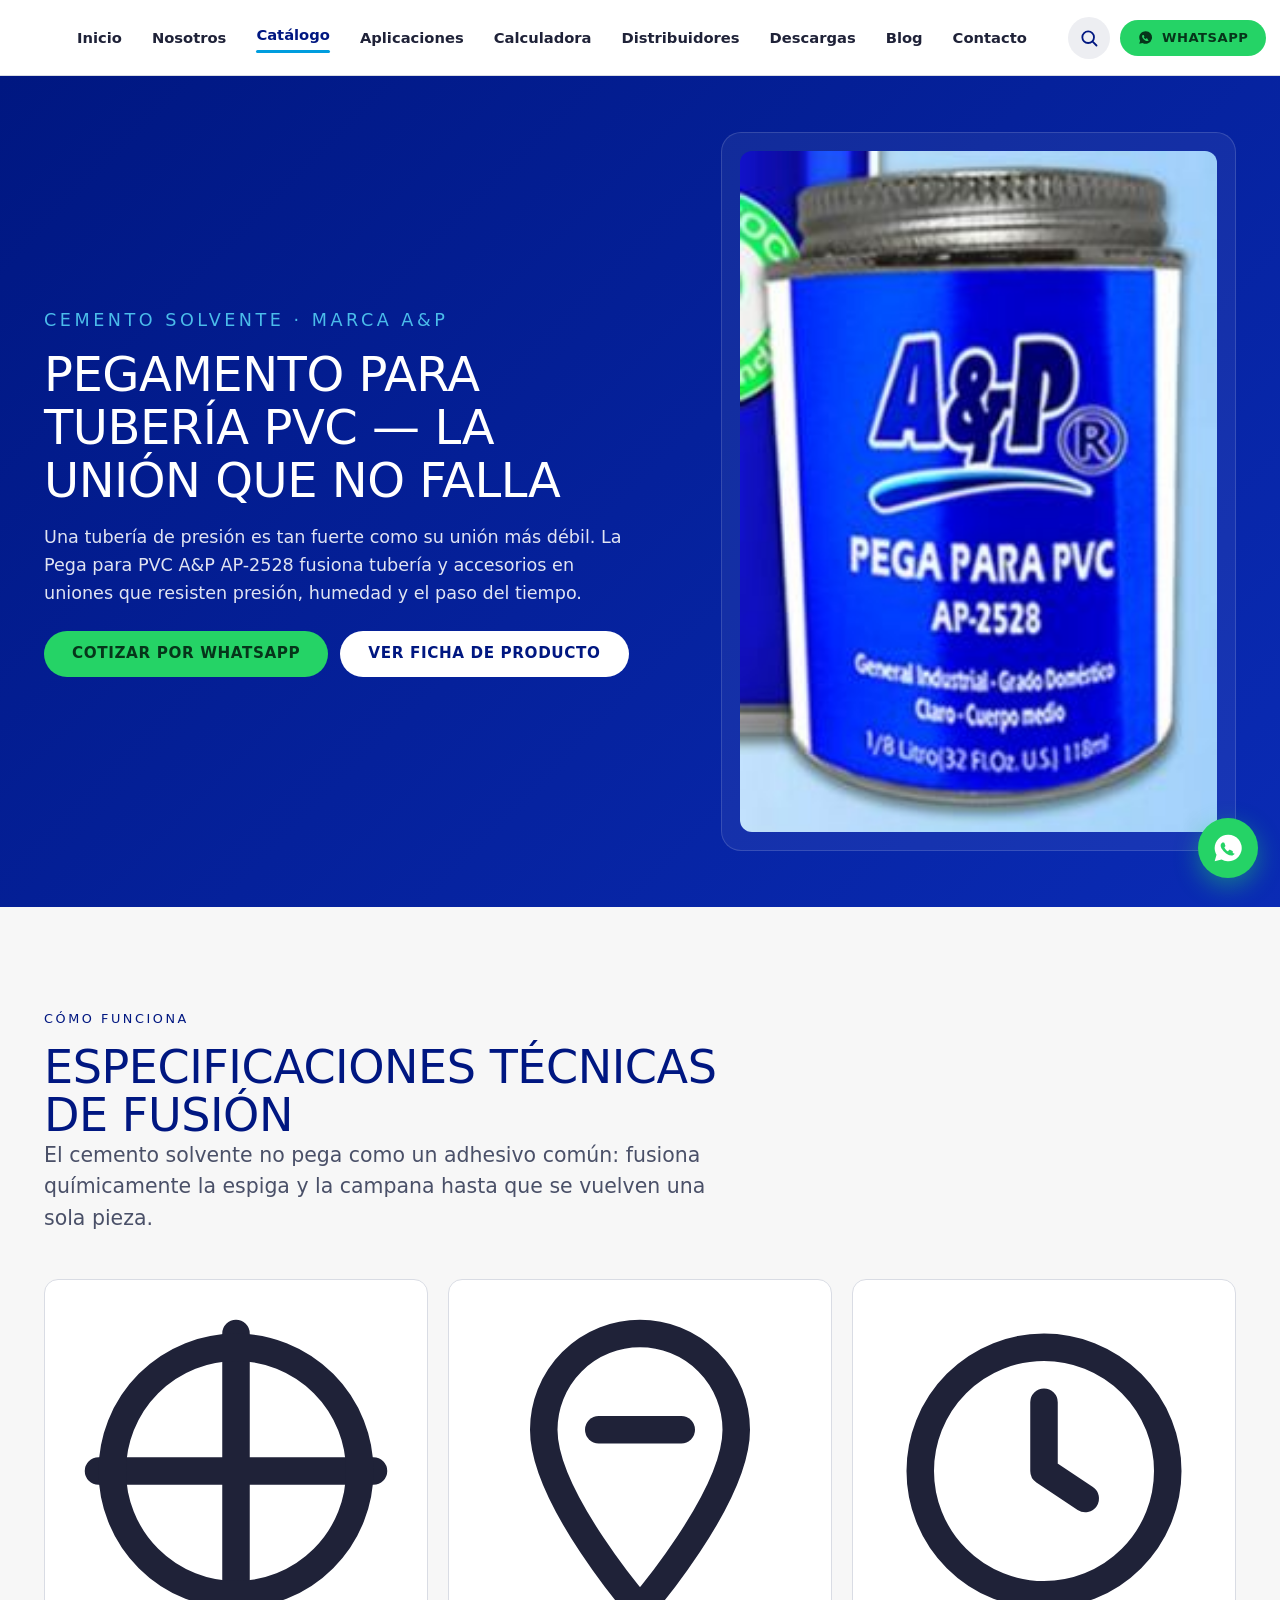
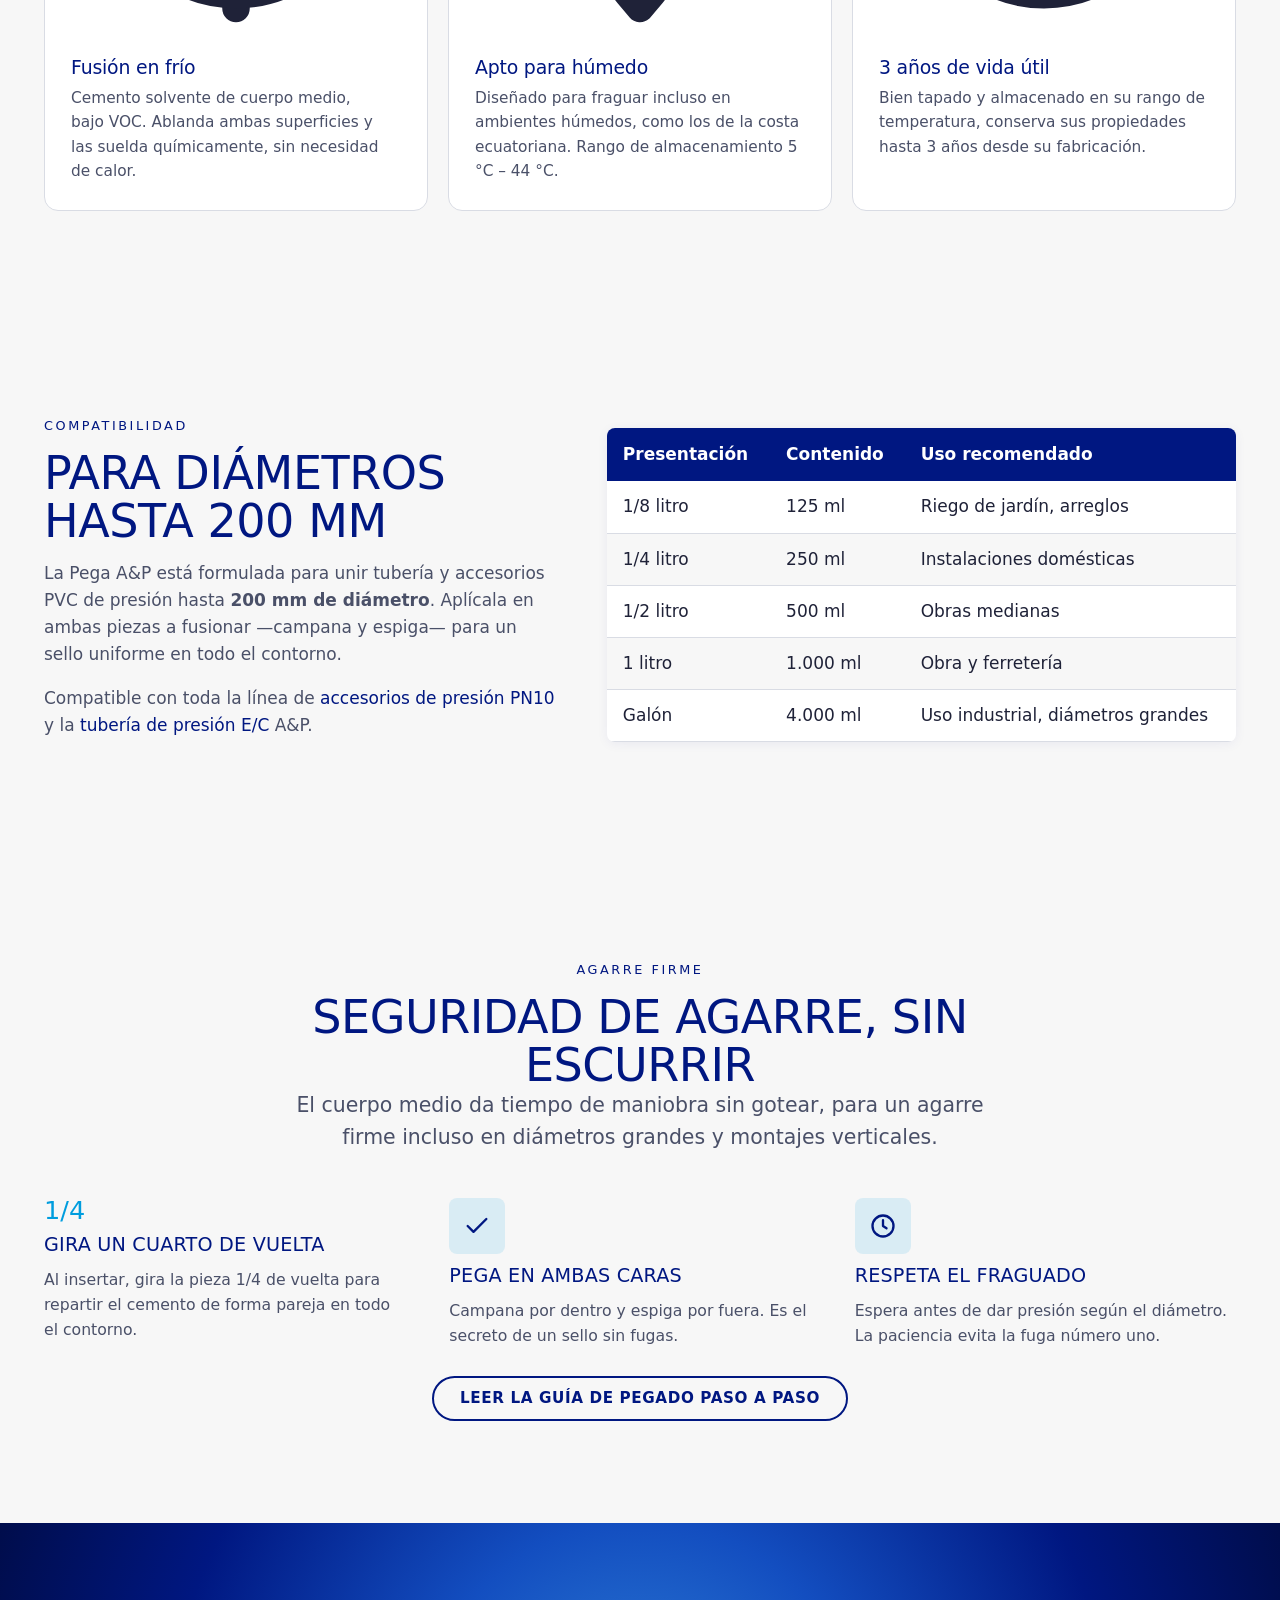
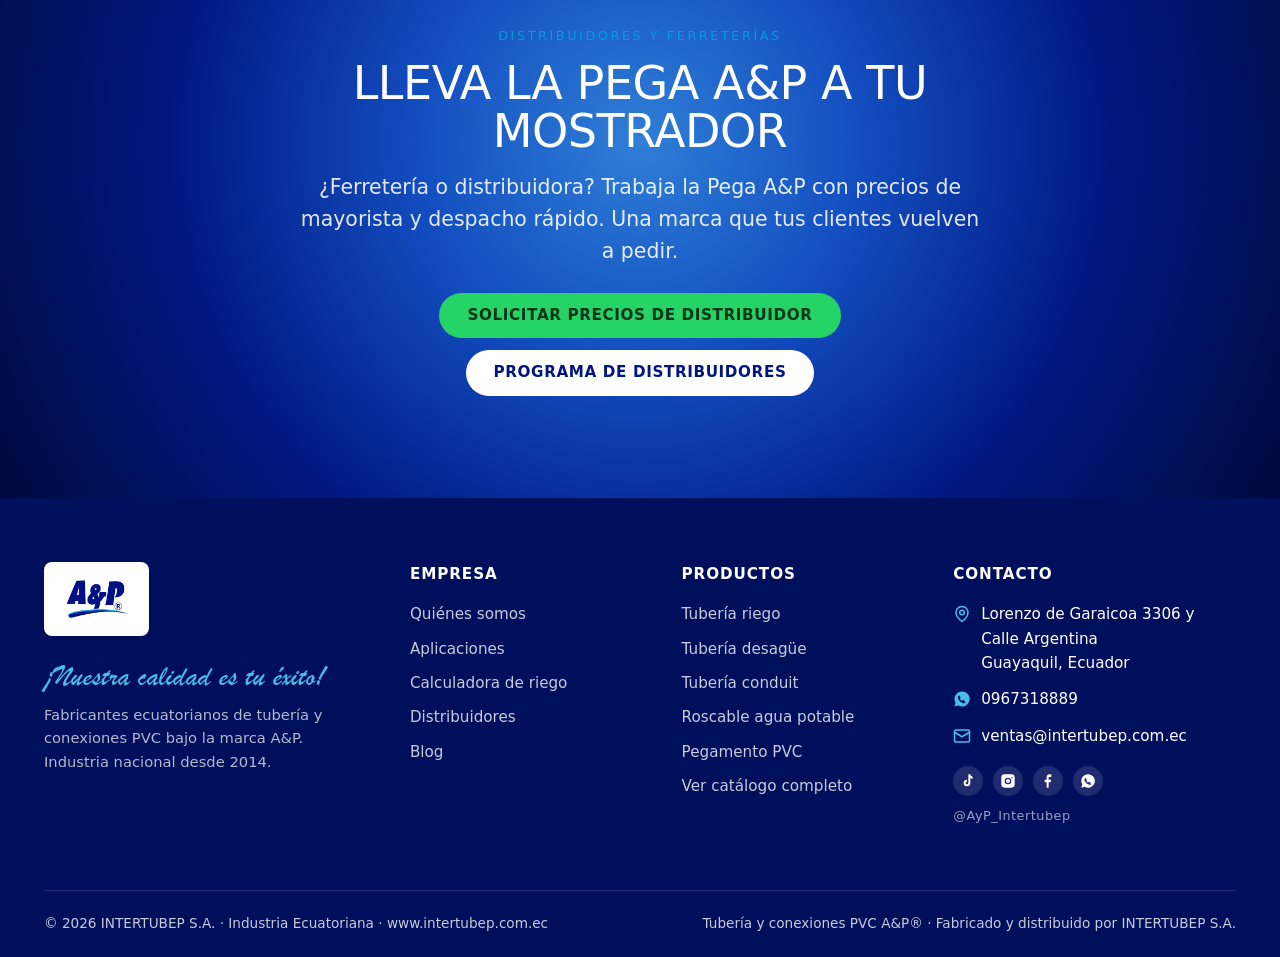
<file: pegamento-pvc.html>
<!DOCTYPE html>
<html lang="es">
<head>
<meta charset="UTF-8">
<meta name="viewport" content="width=device-width, initial-scale=1.0">
<title>Pegamento para Tubería PVC · Cemento Solvente | A&P Ecuador</title>
<meta name="description" content="Pega para PVC A&P AP-2528: cemento solvente de cuerpo medio, bajo VOC, para diámetros hasta 200 mm. Presentaciones desde 1/8 de litro a galón. Cotiza en Ecuador.">
<link rel="stylesheet" href="assets/css/ap.css">
<style>
  .pega-hero { background: linear-gradient(135deg,#001781,#0a2bb5); color:#fff; padding:56px 0; }
  .pega-hero-grid { display:grid; grid-template-columns:1.1fr .9fr; gap:48px; align-items:center; }
  .pega-hero h1 { font-size:clamp(2rem,4.4vw,3rem); line-height:1.1; margin:12px 0 16px; color:#fff; max-width:18ch; }
  .pega-hero p { color:rgba(255,255,255,.88); font-size:1.1rem; max-width:52ch; }
  .pega-visual { background:rgba(255,255,255,.06); border:1px solid rgba(255,255,255,.14); border-radius:20px; padding:18px; }
  .pega-visual img { width:100%; height:auto; display:block; border-radius:12px; background:#fff; }
  .spec-grid { display:grid; grid-template-columns:repeat(3,1fr); gap:20px; }
  .spec-box { background:#fff; border:1px solid var(--ap-stone-200); border-radius:var(--r-lg); padding:26px; }
  .spec-box .feat-ico { margin-bottom:14px; }
  .spec-box h3 { color:var(--ap-navy); text-transform:none; font-size:1.18rem; margin-bottom:8px; }
  .spec-box p { color:var(--ap-stone-600); margin:0; font-size:.96rem; }
  .pres-table { width:100%; border-collapse:collapse; border-radius:var(--r-md); overflow:hidden; box-shadow:0 2px 12px rgba(0,23,129,.06); }
  .pres-table th { background:var(--ap-navy); color:#fff; text-align:left; padding:13px 16px; }
  .pres-table td { padding:12px 16px; border-bottom:1px solid var(--ap-stone-200); background:#fff; }
  .pres-table tr:nth-child(even) td { background:var(--ap-cloud); }
  @media (max-width:860px){ .pega-hero-grid{ grid-template-columns:1fr; gap:28px; } .spec-grid{ grid-template-columns:1fr; } }
</style>
</head>
<body data-page="catalogo">

<section class="pega-hero">
  <div class="wrap">
    <div class="pega-hero-grid">
      <div>
        <p class="eyebrow" style="color:var(--ap-cyan-soft,#7fd3f5)">Cemento solvente · Marca A&P</p>
        <h1>Pegamento para tubería PVC — la unión que no falla</h1>
        <p>Una tubería de presión es tan fuerte como su unión más débil. La Pega para PVC A&P AP-2528 fusiona tubería y accesorios en uniones que resisten presión, humedad y el paso del tiempo.</p>
        <div class="hero-cta" style="margin-top:24px">
          <a class="btn btn--wa" id="pegaWa" href="#" target="_blank" rel="noopener">Cotizar por WhatsApp</a>
          <a class="btn btn--on-navy" href="producto.html?id=pega-pvc">Ver ficha de producto</a>
        </div>
      </div>
      <div class="pega-visual">
        <img src="assets/img/productos/pega-pvc-litro.jpg" alt="Pega para PVC A&P AP-2528 en presentaciones de 1/8, 1/4, 1/2 y 1 litro">
      </div>
    </div>
  </div>
</section>

<!-- Especificaciones de fusión -->
<section class="section">
  <div class="wrap">
    <div class="section-head reveal">
      <p class="eyebrow eyebrow--ink">Cómo funciona</p>
      <h2>Especificaciones técnicas de fusión</h2>
      <p class="lead">El cemento solvente no pega como un adhesivo común: fusiona químicamente la espiga y la campana hasta que se vuelven una sola pieza.</p>
    </div>
    <div class="spec-grid">
      <div class="spec-box reveal">
        <div class="feat-ico"><svg viewBox="0 0 24 24" fill="none" stroke="currentColor" stroke-width="2" stroke-linecap="round" stroke-linejoin="round"><path d="M12 2v20M2 12h20"/><circle cx="12" cy="12" r="9"/></svg></div>
        <h3>Fusión en frío</h3>
        <p>Cemento solvente de cuerpo medio, bajo VOC. Ablanda ambas superficies y las suelda químicamente, sin necesidad de calor.</p>
      </div>
      <div class="spec-box reveal">
        <div class="feat-ico"><svg viewBox="0 0 24 24" fill="none" stroke="currentColor" stroke-width="2" stroke-linecap="round" stroke-linejoin="round"><path d="M12 2a7 7 0 0 0-7 7c0 5 7 13 7 13s7-8 7-13a7 7 0 0 0-7-7z"/><path d="M9 9h6"/></svg></div>
        <h3>Apto para húmedo</h3>
        <p>Diseñado para fraguar incluso en ambientes húmedos, como los de la costa ecuatoriana. Rango de almacenamiento 5 °C – 44 °C.</p>
      </div>
      <div class="spec-box reveal">
        <div class="feat-ico"><svg viewBox="0 0 24 24" fill="none" stroke="currentColor" stroke-width="2" stroke-linecap="round" stroke-linejoin="round"><circle cx="12" cy="12" r="9"/><path d="M12 7v5l3 2"/></svg></div>
        <h3>3 años de vida útil</h3>
        <p>Bien tapado y almacenado en su rango de temperatura, conserva sus propiedades hasta 3 años desde su fabricación.</p>
      </div>
    </div>
  </div>
</section>

<!-- Compatibilidad de diámetros -->
<section class="section band-cloud">
  <div class="wrap" style="display:grid;grid-template-columns:.9fr 1.1fr;gap:48px;align-items:center">
    <div class="reveal">
      <p class="eyebrow eyebrow--ink">Compatibilidad</p>
      <h2 style="margin-bottom:14px">Para diámetros hasta 200 mm</h2>
      <p class="muted">La Pega A&P está formulada para unir tubería y accesorios PVC de presión hasta <strong>200 mm de diámetro</strong>. Aplícala en ambas piezas a fusionar —campana y espiga— para un sello uniforme en todo el contorno.</p>
      <p class="muted">Compatible con toda la línea de <a href="catalogo.html?cat=accesorios-presion">accesorios de presión PN10</a> y la <a href="catalogo.html?cat=tuberia-presion">tubería de presión E/C</a> A&P.</p>
    </div>
    <div class="reveal">
      <table class="pres-table">
        <thead><tr><th>Presentación</th><th>Contenido</th><th>Uso recomendado</th></tr></thead>
        <tbody>
          <tr><td>1/8 litro</td><td>125 ml</td><td>Riego de jardín, arreglos</td></tr>
          <tr><td>1/4 litro</td><td>250 ml</td><td>Instalaciones domésticas</td></tr>
          <tr><td>1/2 litro</td><td>500 ml</td><td>Obras medianas</td></tr>
          <tr><td>1 litro</td><td>1.000 ml</td><td>Obra y ferretería</td></tr>
          <tr><td>Galón</td><td>4.000 ml</td><td>Uso industrial, diámetros grandes</td></tr>
        </tbody>
      </table>
    </div>
  </div>
</section>

<!-- Seguridad de agarre -->
<section class="section">
  <div class="wrap">
    <div class="section-head center reveal">
      <p class="eyebrow eyebrow--ink">Agarre firme</p>
      <h2>Seguridad de agarre, sin escurrir</h2>
      <p class="lead">El cuerpo medio da tiempo de maniobra sin gotear, para un agarre firme incluso en diámetros grandes y montajes verticales.</p>
    </div>
    <div class="grid cols-3">
      <div class="feature reveal"><div class="feat-num" style="font-size:1.6rem">1/4</div><h4>Gira un cuarto de vuelta</h4><p>Al insertar, gira la pieza 1/4 de vuelta para repartir el cemento de forma pareja en todo el contorno.</p></div>
      <div class="feature reveal"><div class="feat-ico"><svg viewBox="0 0 24 24" fill="none" stroke="currentColor" stroke-width="2" stroke-linecap="round" stroke-linejoin="round"><path d="M20 6 9 17l-5-5"/></svg></div><h4>Pega en ambas caras</h4><p>Campana por dentro y espiga por fuera. Es el secreto de un sello sin fugas.</p></div>
      <div class="feature reveal"><div class="feat-ico"><svg viewBox="0 0 24 24" fill="none" stroke="currentColor" stroke-width="2" stroke-linecap="round" stroke-linejoin="round"><circle cx="12" cy="12" r="9"/><path d="M12 7v5l3 2"/></svg></div><h4>Respeta el fraguado</h4><p>Espera antes de dar presión según el diámetro. La paciencia evita la fuga número uno.</p></div>
    </div>
    <div class="center" style="margin-top:28px">
      <a class="btn btn--ghost" href="articulo.html?id=guia-pegamento-pvc">Leer la guía de pegado paso a paso</a>
    </div>
  </div>
</section>

<!-- CTA distribuidores -->
<section class="section band-glow">
  <div class="wrap center" style="max-width:760px">
    <p class="eyebrow reveal">Distribuidores y ferreterías</p>
    <h2 class="reveal" style="margin-bottom:16px">Lleva la Pega A&P a tu mostrador</h2>
    <p class="lead reveal" style="color:rgba(255,255,255,.88);margin-bottom:26px">¿Ferretería o distribuidora? Trabaja la Pega A&P con precios de mayorista y despacho rápido. Una marca que tus clientes vuelven a pedir.</p>
    <div class="hero-cta reveal" style="justify-content:center">
      <a class="btn btn--wa" id="pegaWa2" href="#" target="_blank" rel="noopener">Solicitar precios de distribuidor</a>
      <a class="btn btn--on-navy" href="distribuidores.html">Programa de distribuidores</a>
    </div>
  </div>
</section>

<script src="assets/js/products.js"></script>
<script src="assets/js/site.js"></script>
<script>
(function () {
  var wa = 'https://wa.me/' + window.AP_WA_NUMBER + '?text=' + encodeURIComponent('Hola A&P, quiero información y precios de la Pega para PVC A&P.');
  document.getElementById('pegaWa').href = wa;
  document.getElementById('pegaWa2').href = wa;

  // Product + Breadcrumb schema
  var schema = {
    "@context": "https://schema.org",
    "@type": "Product",
    "name": "Pega para PVC A&P AP-2528 (cemento solvente)",
    "description": "Cemento solvente de cuerpo medio, bajo VOC, para unión de tubería y accesorios PVC de presión hasta 200 mm de diámetro.",
    "brand": { "@type": "Brand", "name": "A&P" },
    "manufacturer": { "@type": "Organization", "name": "INTERTUBEP S.A." },
    "category": "Pegamento para tubería PVC",
    "image": "https://intertubep.com.ec/assets/img/productos/pega-pvc.jpg",
    "url": "https://intertubep.com.ec/pegamento-pvc.html",
    "additionalProperty": [
      { "@type": "PropertyValue", "name": "Tipo", "value": "Cemento solvente de cuerpo medio" },
      { "@type": "PropertyValue", "name": "Diámetro máximo", "value": "200 mm" },
      { "@type": "PropertyValue", "name": "Vida útil", "value": "3 años" }
    ]
  };
  var sc = document.createElement('script');
  sc.type = 'application/ld+json';
  sc.textContent = JSON.stringify(schema);
  document.head.appendChild(sc);
})();
</script>
</body>
</html>
</file>
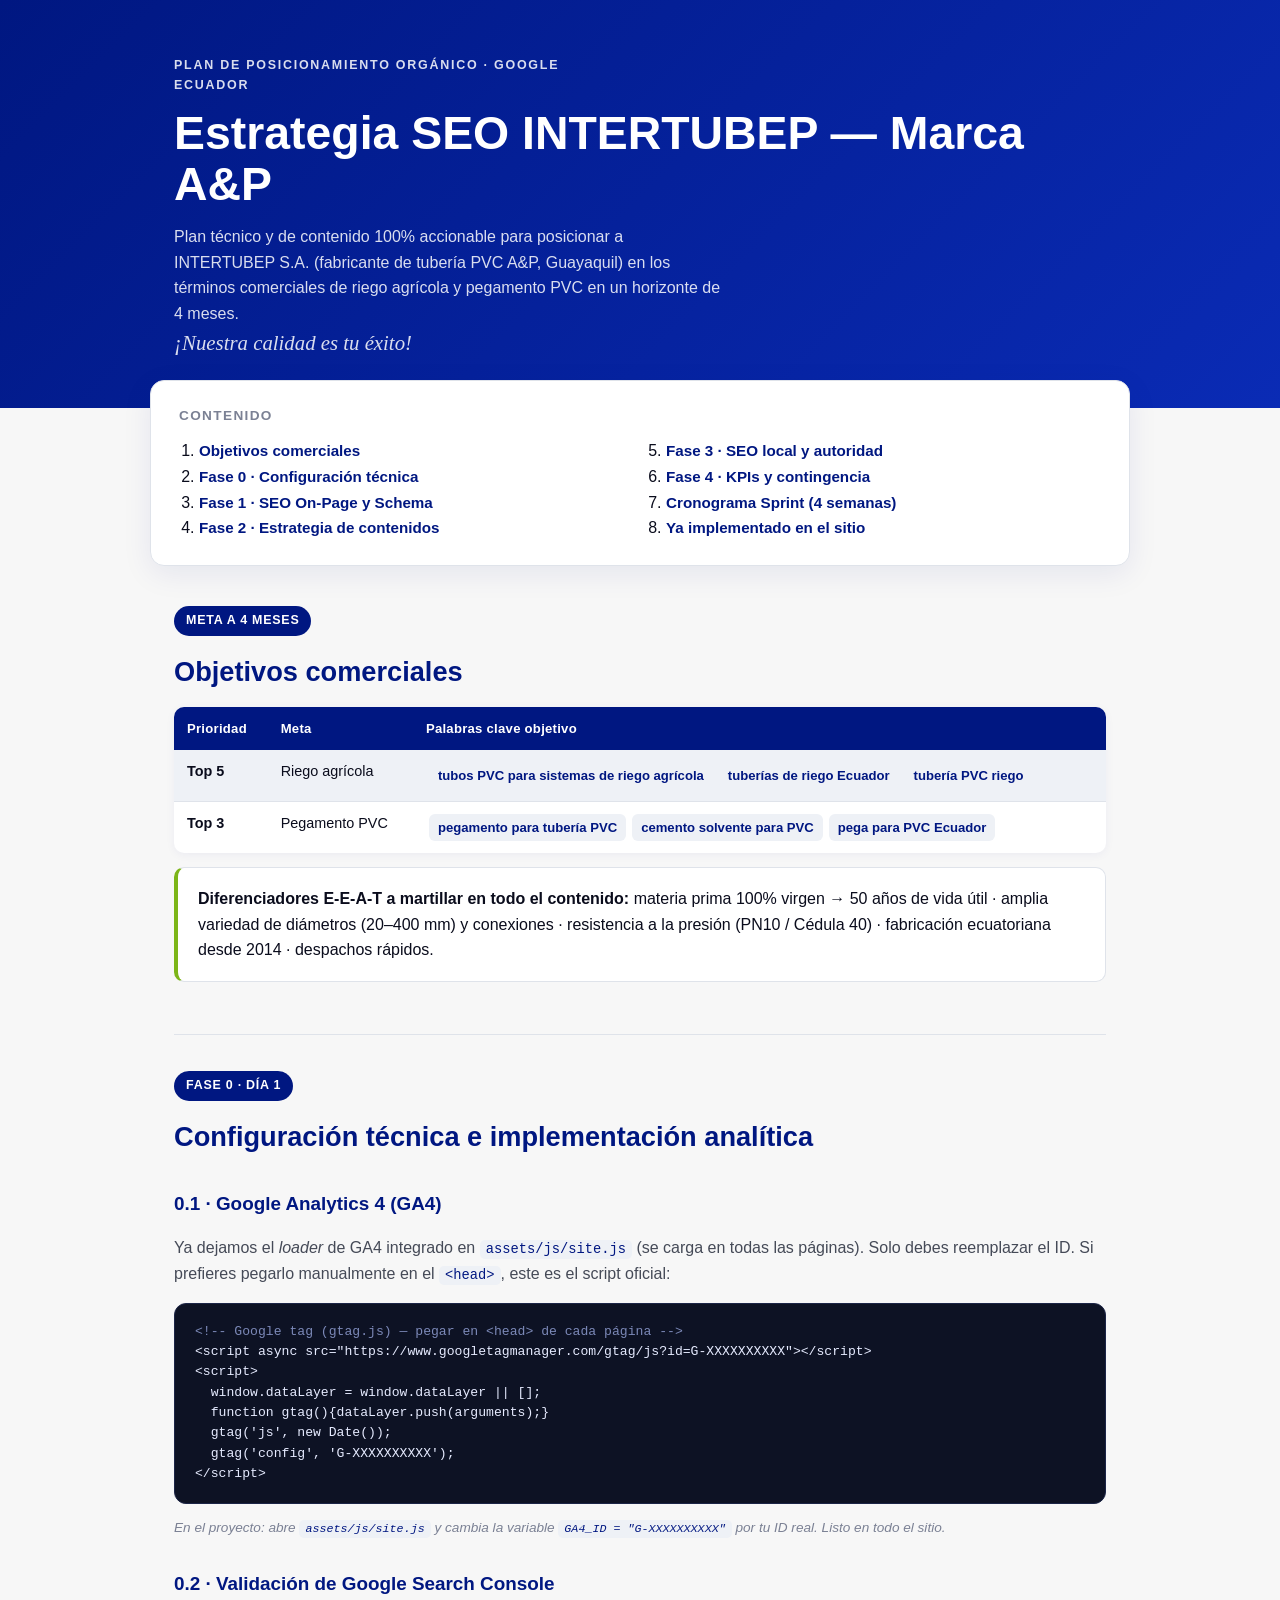
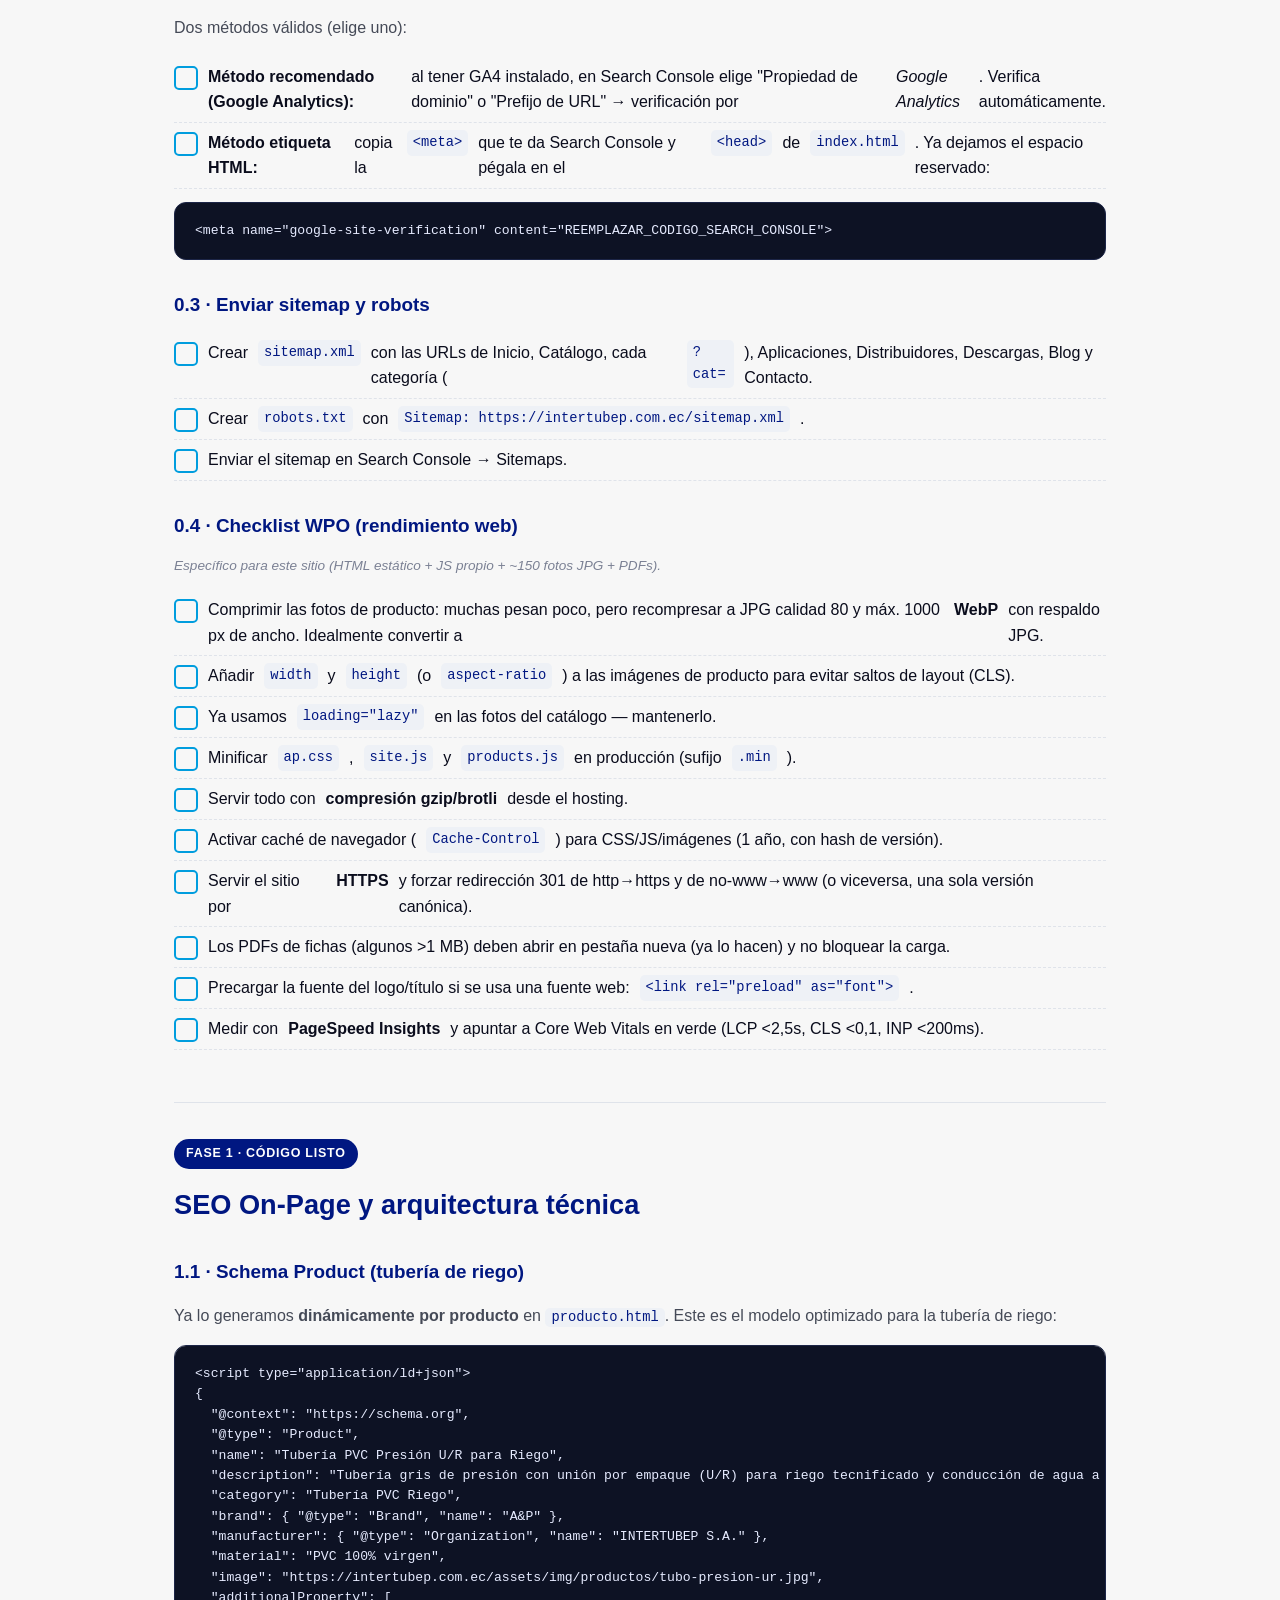
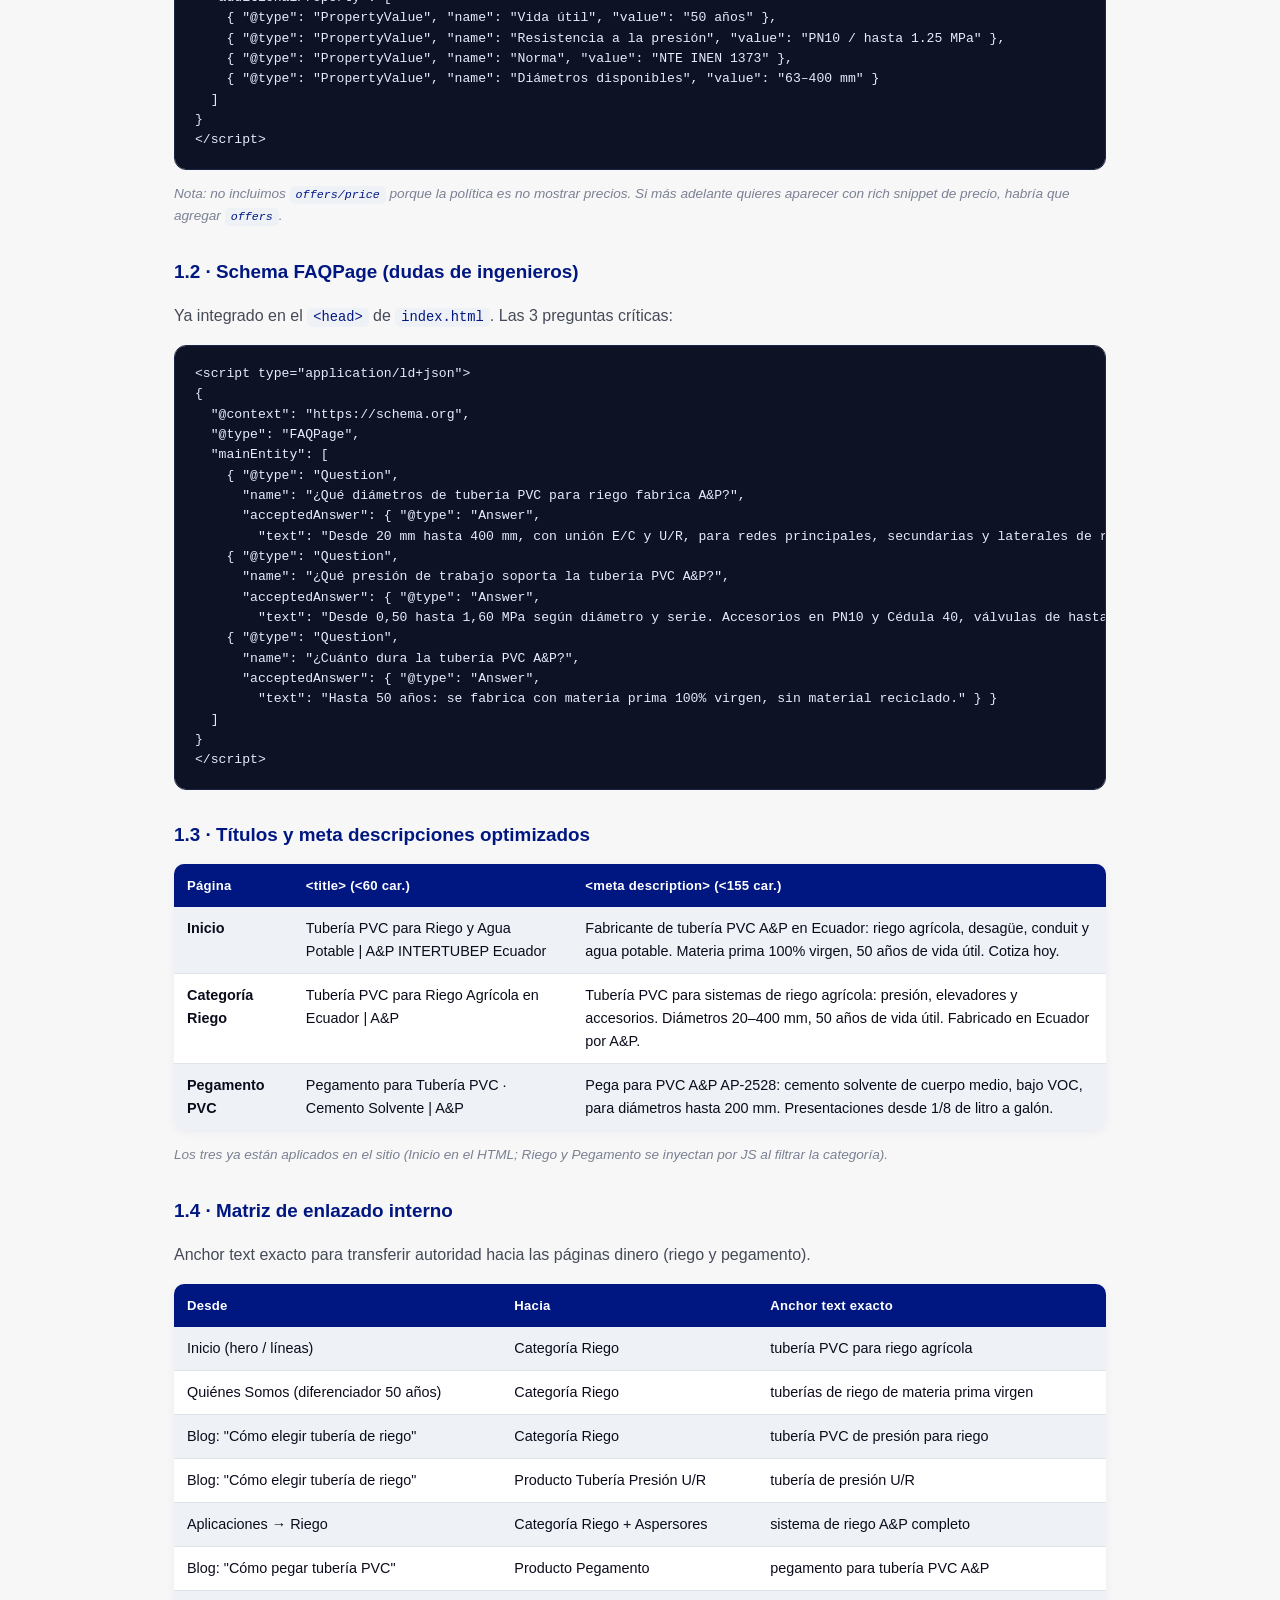
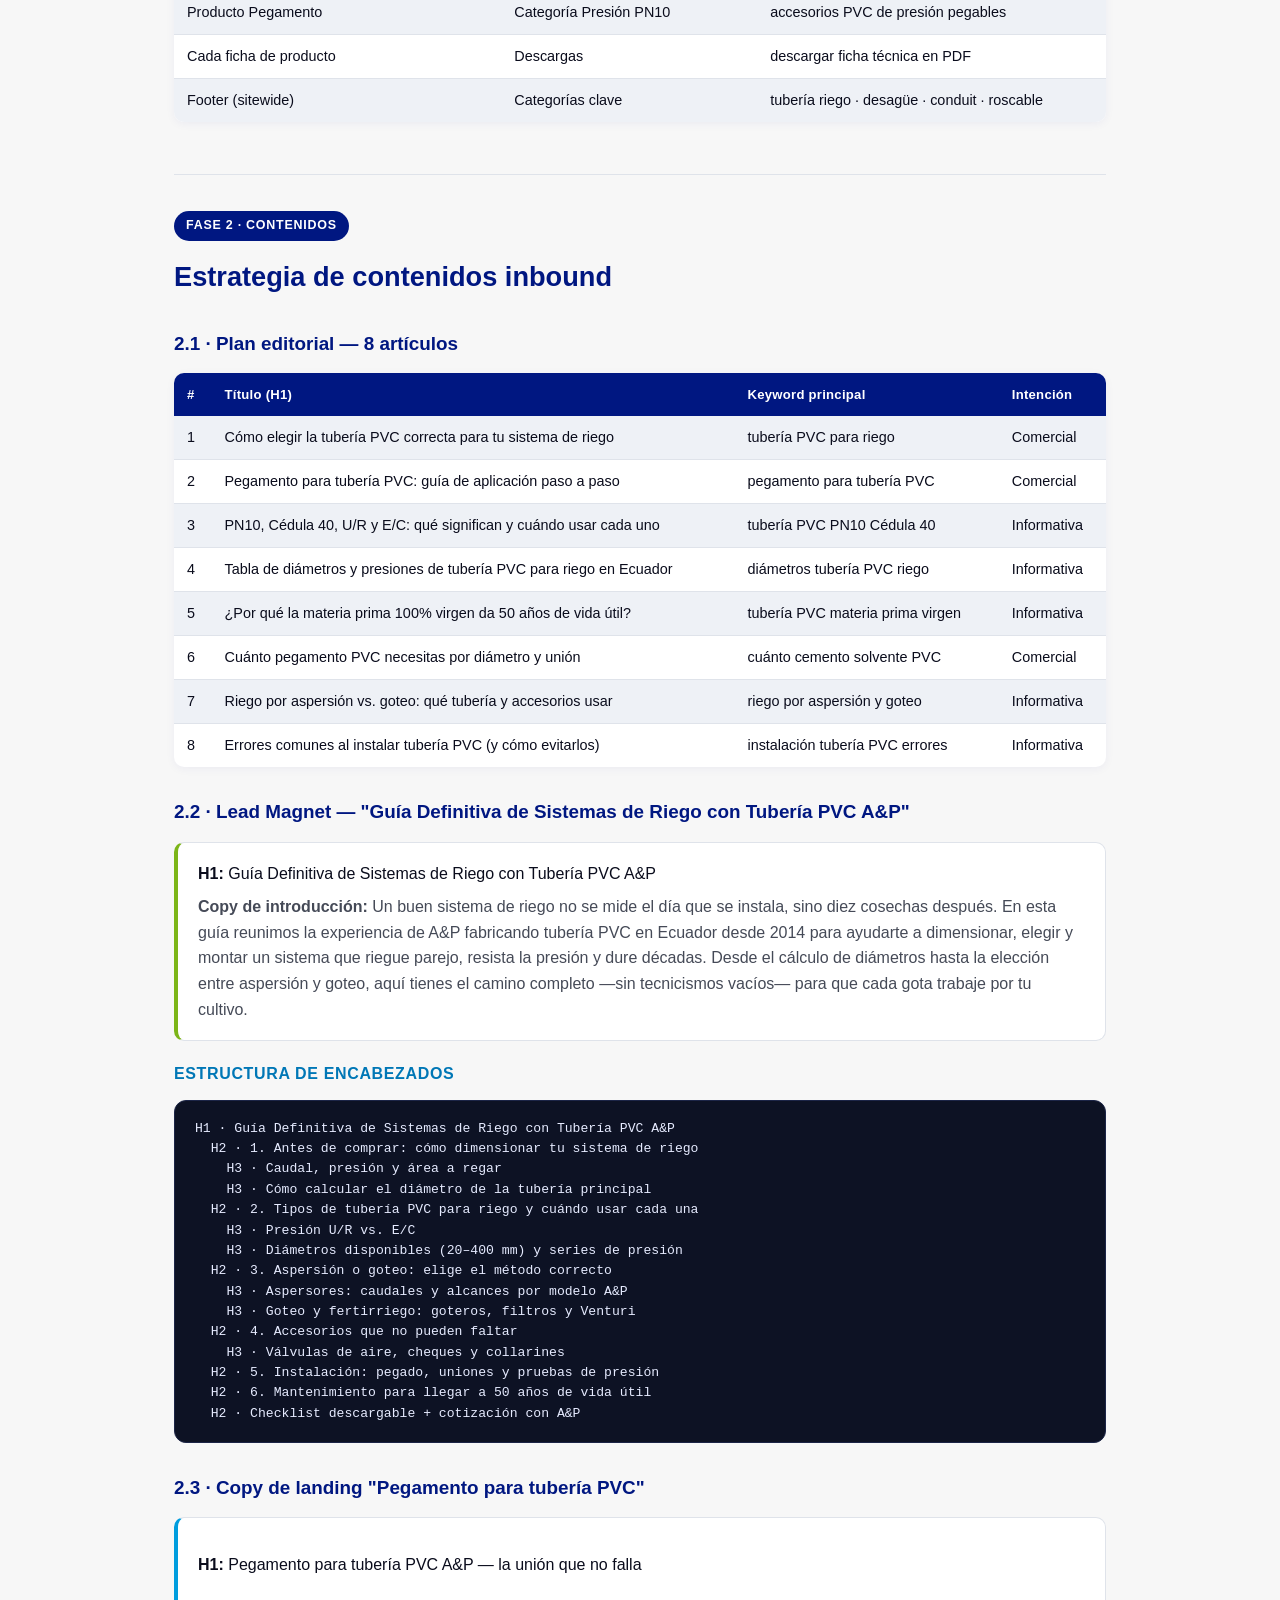
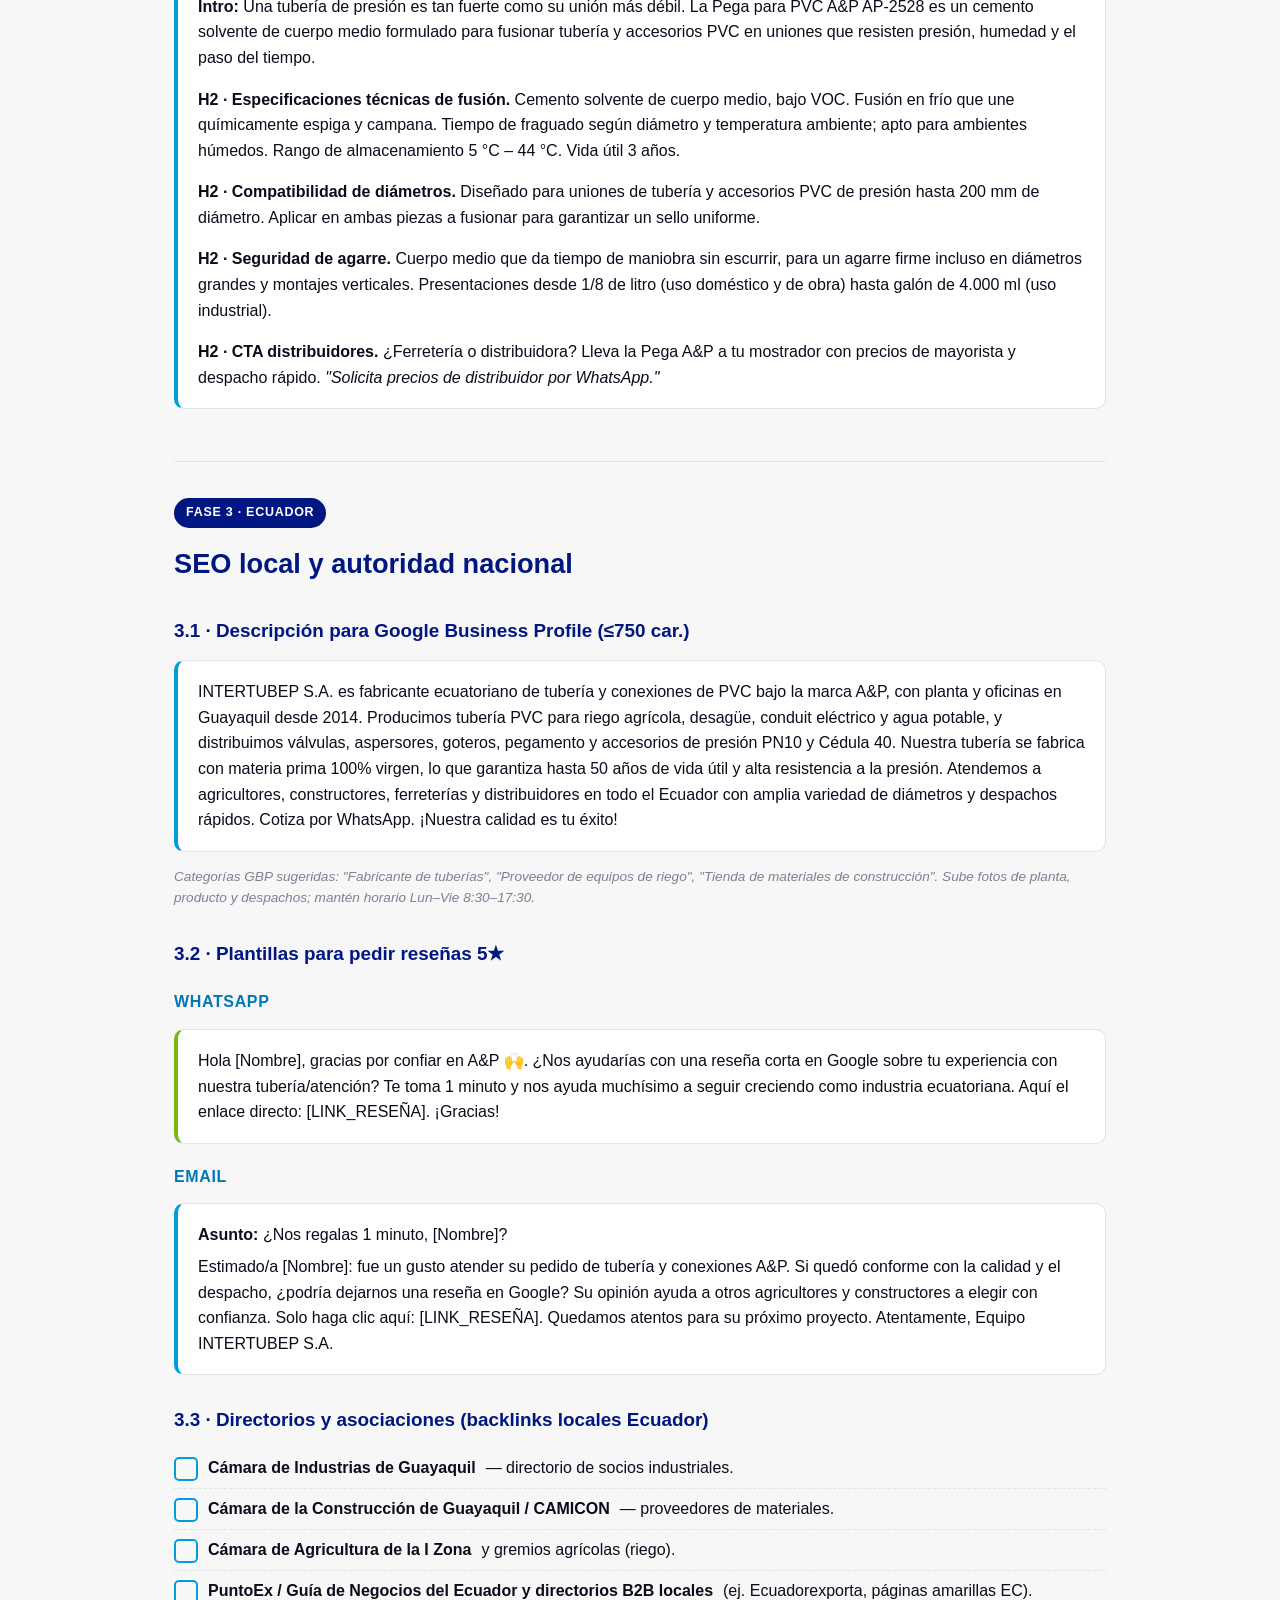
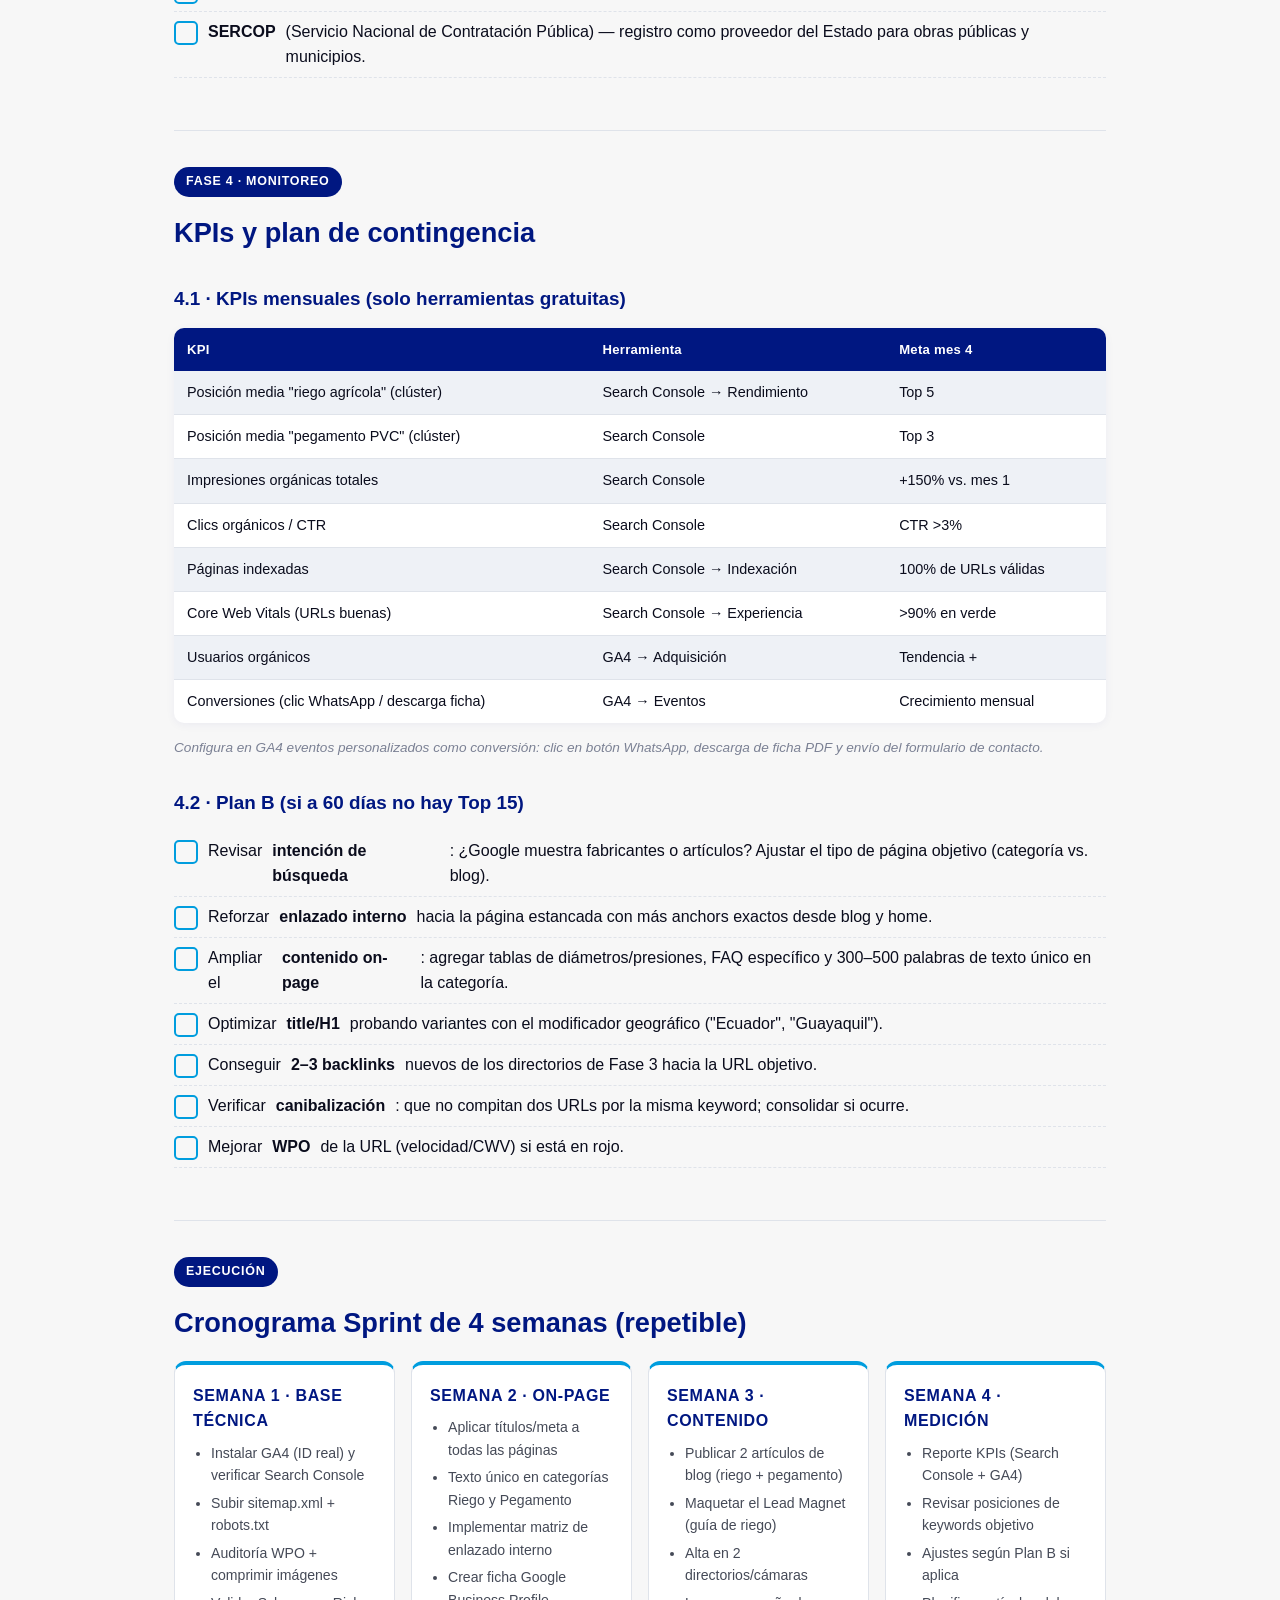
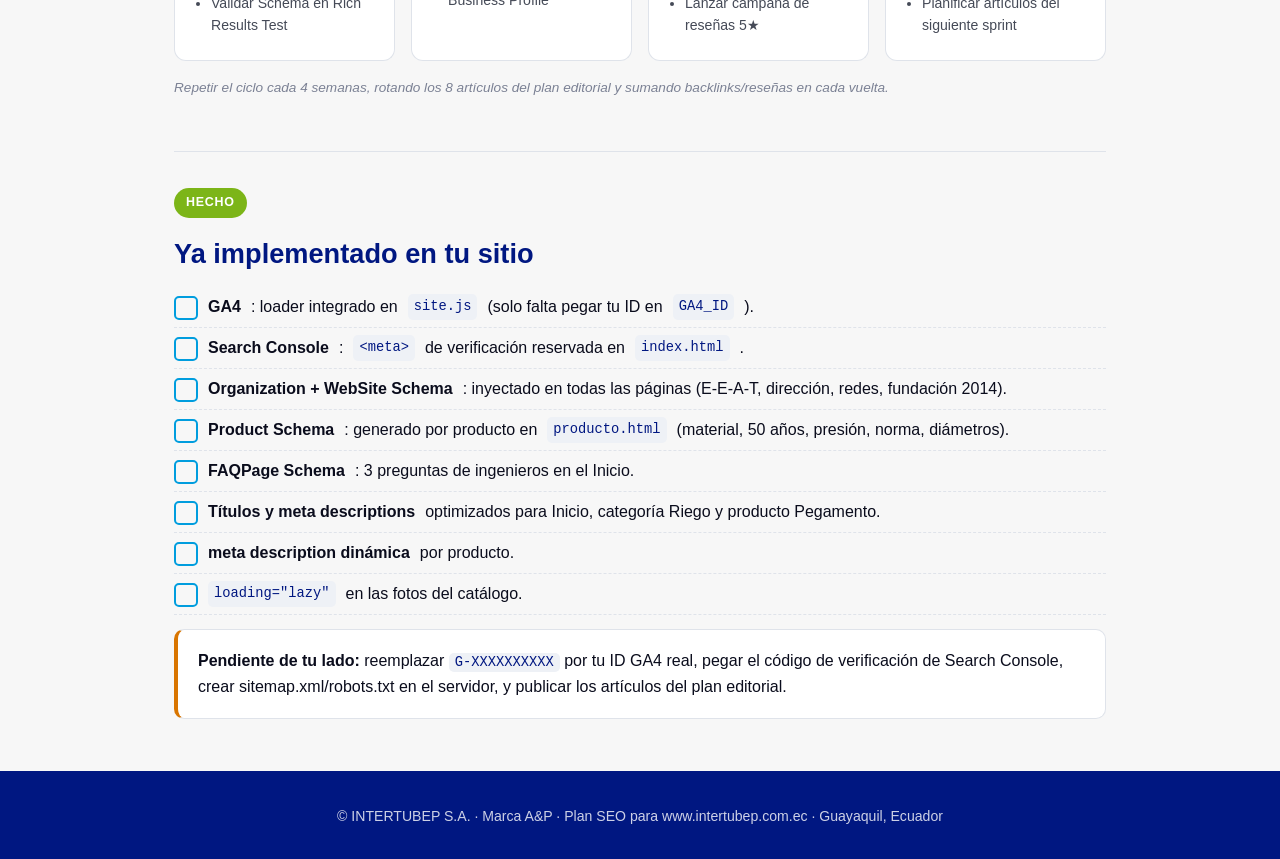
<file: plan-seo-intertubep.html>
<!DOCTYPE html>
<html lang="es">
<head>
<meta charset="UTF-8">
<meta name="viewport" content="width=device-width, initial-scale=1.0">
<title>Plan SEO INTERTUBEP A&P — Estrategia de posicionamiento orgánico</title>
<style>
  :root{
    --navy:#001781; --cyan:#009DDE; --cyan-deep:#0077b6; --riego:#7CB518;
    --cloud:#F7F7F7; --ink:#0A0C1C; --stone-600:#454a57; --stone-400:#7b8194;
    --stone-200:#dfe3ea; --stone-100:#eef1f6; --r:14px;
    --mono:"SF Mono",ui-monospace,Menlo,Consolas,monospace;
    --sans:-apple-system,BlinkMacSystemFont,"Segoe UI",Roboto,Helvetica,Arial,sans-serif;
  }
  *{box-sizing:border-box}
  body{margin:0;background:var(--cloud);color:var(--ink);font-family:var(--sans);line-height:1.6;font-size:16px}
  .wrap{max-width:980px;margin:0 auto;padding:0 24px}
  header.doc{background:linear-gradient(135deg,#001781,#0a2bb5);color:#fff;padding:56px 0 48px}
  header.doc .wrap{display:block}
  .eyebrow{text-transform:uppercase;letter-spacing:.14em;font-size:.78rem;font-weight:700;color:var(--cyan)}
  header.doc h1{font-size:clamp(1.9rem,4.5vw,2.9rem);line-height:1.1;margin:12px 0 14px;font-weight:800}
  header.doc p{color:rgba(255,255,255,.85);max-width:62ch;margin:0}
  .script{font-style:italic;color:var(--cyan);font-size:1.3rem;margin-top:20px;font-family:Georgia,serif}
  nav.toc{background:#fff;border:1px solid var(--stone-200);border-radius:var(--r);padding:24px 28px;margin:-28px auto 40px;max-width:980px;box-shadow:0 8px 30px rgba(0,23,129,.08);position:relative}
  nav.toc h2{font-size:.85rem;text-transform:uppercase;letter-spacing:.1em;color:var(--stone-400);margin:0 0 12px}
  nav.toc ol{margin:0;padding-left:20px;columns:2;column-gap:32px}
  nav.toc a{color:var(--navy);text-decoration:none;font-weight:600;font-size:.95rem}
  nav.toc a:hover{color:var(--cyan-deep);text-decoration:underline}
  section{margin:0 0 52px}
  .phase-tag{display:inline-block;background:var(--navy);color:#fff;font-weight:700;font-size:.78rem;letter-spacing:.06em;padding:5px 12px;border-radius:99px;text-transform:uppercase}
  h2.phase{font-size:1.7rem;margin:14px 0 6px;font-weight:800;color:var(--navy)}
  h3{font-size:1.18rem;margin:30px 0 10px;color:var(--navy);font-weight:700}
  h4{font-size:1rem;margin:20px 0 8px;color:var(--cyan-deep);text-transform:uppercase;letter-spacing:.04em}
  p.lead{color:var(--stone-600)}
  pre{background:#0d1224;color:#e6ebff;border-radius:12px;padding:18px 20px;overflow-x:auto;font-family:var(--mono);font-size:.82rem;line-height:1.55;border:1px solid #1c2547}
  pre .c{color:#7c89b8}
  code.inline{background:var(--stone-100);padding:2px 6px;border-radius:5px;font-family:var(--mono);font-size:.86em;color:var(--navy)}
  table{width:100%;border-collapse:collapse;margin:14px 0;font-size:.9rem;background:#fff;border-radius:10px;overflow:hidden;box-shadow:0 2px 10px rgba(0,23,129,.05)}
  th{background:var(--navy);color:#fff;text-align:left;padding:11px 13px;font-size:.82rem;letter-spacing:.02em}
  td{padding:10px 13px;border-bottom:1px solid var(--stone-200);vertical-align:top}
  tr:last-child td{border-bottom:0}
  tr:nth-child(even) td{background:var(--stone-100)}
  .chk{list-style:none;padding:0;margin:12px 0}
  .chk li{display:flex;gap:10px;align-items:flex-start;padding:7px 0;border-bottom:1px dashed var(--stone-200)}
  .chk li::before{content:"";flex:none;width:20px;height:20px;border:2px solid var(--cyan);border-radius:5px;margin-top:2px}
  .card{background:#fff;border:1px solid var(--stone-200);border-left:4px solid var(--cyan);border-radius:10px;padding:18px 20px;margin:14px 0}
  .card.riego{border-left-color:var(--riego)}
  .card.warn{border-left-color:#D97500}
  .kw{display:inline-block;background:var(--stone-100);color:var(--navy);font-weight:600;font-size:.82rem;padding:3px 9px;border-radius:6px;margin:2px 3px}
  .sprint{display:grid;grid-template-columns:repeat(auto-fit,minmax(210px,1fr));gap:16px;margin:16px 0}
  .week{background:#fff;border:1px solid var(--stone-200);border-radius:12px;padding:18px;border-top:4px solid var(--cyan)}
  .week h4{margin-top:0;color:var(--navy)}
  .week ul{margin:0;padding-left:18px;font-size:.88rem;color:var(--stone-600)}
  .week ul li{margin-bottom:5px}
  footer.doc{background:var(--navy);color:rgba(255,255,255,.8);padding:34px 0;text-align:center;font-size:.88rem}
  .note{font-size:.85rem;color:var(--stone-400);font-style:italic}
  hr{border:0;border-top:1px solid var(--stone-200);margin:36px 0}
  @media (max-width:640px){nav.toc ol{columns:1}}
</style>
</head>
<body>

<header class="doc">
  <div class="wrap">
    <p class="eyebrow">Plan de posicionamiento orgánico · Google Ecuador</p>
    <h1>Estrategia SEO INTERTUBEP — Marca A&amp;P</h1>
    <p>Plan técnico y de contenido 100% accionable para posicionar a INTERTUBEP S.A. (fabricante de tubería PVC A&amp;P, Guayaquil) en los términos comerciales de riego agrícola y pegamento PVC en un horizonte de 4 meses.</p>
    <p class="script">¡Nuestra calidad es tu éxito!</p>
  </div>
</header>

<nav class="toc">
  <h2>Contenido</h2>
  <ol>
    <li><a href="#objetivos">Objetivos comerciales</a></li>
    <li><a href="#f0">Fase 0 · Configuración técnica</a></li>
    <li><a href="#f1">Fase 1 · SEO On-Page y Schema</a></li>
    <li><a href="#f2">Fase 2 · Estrategia de contenidos</a></li>
    <li><a href="#f3">Fase 3 · SEO local y autoridad</a></li>
    <li><a href="#f4">Fase 4 · KPIs y contingencia</a></li>
    <li><a href="#sprint">Cronograma Sprint (4 semanas)</a></li>
    <li><a href="#implementado">Ya implementado en el sitio</a></li>
  </ol>
</nav>

<div class="wrap">

  <section id="objetivos">
    <span class="phase-tag">Meta a 4 meses</span>
    <h2 class="phase">Objetivos comerciales</h2>
    <table>
      <tr><th>Prioridad</th><th>Meta</th><th>Palabras clave objetivo</th></tr>
      <tr><td><strong>Top 5</strong></td><td>Riego agrícola</td><td><span class="kw">tubos PVC para sistemas de riego agrícola</span><span class="kw">tuberías de riego Ecuador</span><span class="kw">tubería PVC riego</span></td></tr>
      <tr><td><strong>Top 3</strong></td><td>Pegamento PVC</td><td><span class="kw">pegamento para tubería PVC</span><span class="kw">cemento solvente para PVC</span><span class="kw">pega para PVC Ecuador</span></td></tr>
    </table>
    <div class="card riego">
      <strong>Diferenciadores E-E-A-T a martillar en todo el contenido:</strong> materia prima 100% virgen → 50 años de vida útil · amplia variedad de diámetros (20–400 mm) y conexiones · resistencia a la presión (PN10 / Cédula 40) · fabricación ecuatoriana desde 2014 · despachos rápidos.
    </div>
  </section>

  <hr>

  <!-- ===================== FASE 0 ===================== -->
  <section id="f0">
    <span class="phase-tag">Fase 0 · Día 1</span>
    <h2 class="phase">Configuración técnica e implementación analítica</h2>

    <h3>0.1 · Google Analytics 4 (GA4)</h3>
    <p class="lead">Ya dejamos el <em>loader</em> de GA4 integrado en <code class="inline">assets/js/site.js</code> (se carga en todas las páginas). Solo debes reemplazar el ID. Si prefieres pegarlo manualmente en el <code class="inline">&lt;head&gt;</code>, este es el script oficial:</p>
    <pre><span class="c">&lt;!-- Google tag (gtag.js) — pegar en &lt;head&gt; de cada página --&gt;</span>
&lt;script async src="https://www.googletagmanager.com/gtag/js?id=G-XXXXXXXXXX"&gt;&lt;/script&gt;
&lt;script&gt;
  window.dataLayer = window.dataLayer || [];
  function gtag(){dataLayer.push(arguments);}
  gtag('js', new Date());
  gtag('config', 'G-XXXXXXXXXX');
&lt;/script&gt;</pre>
    <p class="note">En el proyecto: abre <code class="inline">assets/js/site.js</code> y cambia la variable <code class="inline">GA4_ID = "G-XXXXXXXXXX"</code> por tu ID real. Listo en todo el sitio.</p>

    <h3>0.2 · Validación de Google Search Console</h3>
    <p class="lead">Dos métodos válidos (elige uno):</p>
    <ul class="chk">
      <li><strong>Método recomendado (Google Analytics):</strong> al tener GA4 instalado, en Search Console elige "Propiedad de dominio" o "Prefijo de URL" → verificación por <em>Google Analytics</em>. Verifica automáticamente.</li>
      <li><strong>Método etiqueta HTML:</strong> copia la <code class="inline">&lt;meta&gt;</code> que te da Search Console y pégala en el <code class="inline">&lt;head&gt;</code> de <code class="inline">index.html</code>. Ya dejamos el espacio reservado:</li>
    </ul>
    <pre>&lt;meta name="google-site-verification" content="REEMPLAZAR_CODIGO_SEARCH_CONSOLE"&gt;</pre>

    <h3>0.3 · Enviar sitemap y robots</h3>
    <ul class="chk">
      <li>Crear <code class="inline">sitemap.xml</code> con las URLs de Inicio, Catálogo, cada categoría (<code class="inline">?cat=</code>), Aplicaciones, Distribuidores, Descargas, Blog y Contacto.</li>
      <li>Crear <code class="inline">robots.txt</code> con <code class="inline">Sitemap: https://intertubep.com.ec/sitemap.xml</code>.</li>
      <li>Enviar el sitemap en Search Console → Sitemaps.</li>
    </ul>

    <h3>0.4 · Checklist WPO (rendimiento web)</h3>
    <p class="note">Específico para este sitio (HTML estático + JS propio + ~150 fotos JPG + PDFs).</p>
    <ul class="chk">
      <li>Comprimir las fotos de producto: muchas pesan poco, pero recompresar a JPG calidad 80 y máx. 1000 px de ancho. Idealmente convertir a <strong>WebP</strong> con respaldo JPG.</li>
      <li>Añadir <code class="inline">width</code> y <code class="inline">height</code> (o <code class="inline">aspect-ratio</code>) a las imágenes de producto para evitar saltos de layout (CLS).</li>
      <li>Ya usamos <code class="inline">loading="lazy"</code> en las fotos del catálogo — mantenerlo.</li>
      <li>Minificar <code class="inline">ap.css</code>, <code class="inline">site.js</code> y <code class="inline">products.js</code> en producción (sufijo <code class="inline">.min</code>).</li>
      <li>Servir todo con <strong>compresión gzip/brotli</strong> desde el hosting.</li>
      <li>Activar caché de navegador (<code class="inline">Cache-Control</code>) para CSS/JS/imágenes (1 año, con hash de versión).</li>
      <li>Servir el sitio por <strong>HTTPS</strong> y forzar redirección 301 de http→https y de no-www→www (o viceversa, una sola versión canónica).</li>
      <li>Los PDFs de fichas (algunos &gt;1 MB) deben abrir en pestaña nueva (ya lo hacen) y no bloquear la carga.</li>
      <li>Precargar la fuente del logo/título si se usa una fuente web: <code class="inline">&lt;link rel="preload" as="font"&gt;</code>.</li>
      <li>Medir con <strong>PageSpeed Insights</strong> y apuntar a Core Web Vitals en verde (LCP &lt;2,5s, CLS &lt;0,1, INP &lt;200ms).</li>
    </ul>
  </section>

  <hr>

  <!-- ===================== FASE 1 ===================== -->
  <section id="f1">
    <span class="phase-tag">Fase 1 · Código listo</span>
    <h2 class="phase">SEO On-Page y arquitectura técnica</h2>

    <h3>1.1 · Schema Product (tubería de riego)</h3>
    <p class="lead">Ya lo generamos <strong>dinámicamente por producto</strong> en <code class="inline">producto.html</code>. Este es el modelo optimizado para la tubería de riego:</p>
    <pre>&lt;script type="application/ld+json"&gt;
{
  "@context": "https://schema.org",
  "@type": "Product",
  "name": "Tubería PVC Presión U/R para Riego",
  "description": "Tubería gris de presión con unión por empaque (U/R) para riego tecnificado y conducción de agua a presión.",
  "category": "Tubería PVC Riego",
  "brand": { "@type": "Brand", "name": "A&amp;P" },
  "manufacturer": { "@type": "Organization", "name": "INTERTUBEP S.A." },
  "material": "PVC 100% virgen",
  "image": "https://intertubep.com.ec/assets/img/productos/tubo-presion-ur.jpg",
  "additionalProperty": [
    { "@type": "PropertyValue", "name": "Vida útil", "value": "50 años" },
    { "@type": "PropertyValue", "name": "Resistencia a la presión", "value": "PN10 / hasta 1.25 MPa" },
    { "@type": "PropertyValue", "name": "Norma", "value": "NTE INEN 1373" },
    { "@type": "PropertyValue", "name": "Diámetros disponibles", "value": "63–400 mm" }
  ]
}
&lt;/script&gt;</pre>
    <p class="note">Nota: no incluimos <code class="inline">offers/price</code> porque la política es no mostrar precios. Si más adelante quieres aparecer con rich snippet de precio, habría que agregar <code class="inline">offers</code>.</p>

    <h3>1.2 · Schema FAQPage (dudas de ingenieros)</h3>
    <p class="lead">Ya integrado en el <code class="inline">&lt;head&gt;</code> de <code class="inline">index.html</code>. Las 3 preguntas críticas:</p>
    <pre>&lt;script type="application/ld+json"&gt;
{
  "@context": "https://schema.org",
  "@type": "FAQPage",
  "mainEntity": [
    { "@type": "Question",
      "name": "¿Qué diámetros de tubería PVC para riego fabrica A&amp;P?",
      "acceptedAnswer": { "@type": "Answer",
        "text": "Desde 20 mm hasta 400 mm, con unión E/C y U/R, para redes principales, secundarias y laterales de riego tecnificado." } },
    { "@type": "Question",
      "name": "¿Qué presión de trabajo soporta la tubería PVC A&amp;P?",
      "acceptedAnswer": { "@type": "Answer",
        "text": "Desde 0,50 hasta 1,60 MPa según diámetro y serie. Accesorios en PN10 y Cédula 40, válvulas de hasta 232 PSI." } },
    { "@type": "Question",
      "name": "¿Cuánto dura la tubería PVC A&amp;P?",
      "acceptedAnswer": { "@type": "Answer",
        "text": "Hasta 50 años: se fabrica con materia prima 100% virgen, sin material reciclado." } }
  ]
}
&lt;/script&gt;</pre>

    <h3>1.3 · Títulos y meta descripciones optimizados</h3>
    <table>
      <tr><th>Página</th><th>&lt;title&gt; (&lt;60 car.)</th><th>&lt;meta description&gt; (&lt;155 car.)</th></tr>
      <tr>
        <td><strong>Inicio</strong></td>
        <td>Tubería PVC para Riego y Agua Potable | A&amp;P INTERTUBEP Ecuador</td>
        <td>Fabricante de tubería PVC A&amp;P en Ecuador: riego agrícola, desagüe, conduit y agua potable. Materia prima 100% virgen, 50 años de vida útil. Cotiza hoy.</td>
      </tr>
      <tr>
        <td><strong>Categoría Riego</strong></td>
        <td>Tubería PVC para Riego Agrícola en Ecuador | A&amp;P</td>
        <td>Tubería PVC para sistemas de riego agrícola: presión, elevadores y accesorios. Diámetros 20–400 mm, 50 años de vida útil. Fabricado en Ecuador por A&amp;P.</td>
      </tr>
      <tr>
        <td><strong>Pegamento PVC</strong></td>
        <td>Pegamento para Tubería PVC · Cemento Solvente | A&amp;P</td>
        <td>Pega para PVC A&amp;P AP-2528: cemento solvente de cuerpo medio, bajo VOC, para diámetros hasta 200 mm. Presentaciones desde 1/8 de litro a galón.</td>
      </tr>
    </table>
    <p class="note">Los tres ya están aplicados en el sitio (Inicio en el HTML; Riego y Pegamento se inyectan por JS al filtrar la categoría).</p>

    <h3>1.4 · Matriz de enlazado interno</h3>
    <p class="lead">Anchor text exacto para transferir autoridad hacia las páginas dinero (riego y pegamento).</p>
    <table>
      <tr><th>Desde</th><th>Hacia</th><th>Anchor text exacto</th></tr>
      <tr><td>Inicio (hero / líneas)</td><td>Categoría Riego</td><td>tubería PVC para riego agrícola</td></tr>
      <tr><td>Quiénes Somos (diferenciador 50 años)</td><td>Categoría Riego</td><td>tuberías de riego de materia prima virgen</td></tr>
      <tr><td>Blog: "Cómo elegir tubería de riego"</td><td>Categoría Riego</td><td>tubería PVC de presión para riego</td></tr>
      <tr><td>Blog: "Cómo elegir tubería de riego"</td><td>Producto Tubería Presión U/R</td><td>tubería de presión U/R</td></tr>
      <tr><td>Aplicaciones → Riego</td><td>Categoría Riego + Aspersores</td><td>sistema de riego A&amp;P completo</td></tr>
      <tr><td>Blog: "Cómo pegar tubería PVC"</td><td>Producto Pegamento</td><td>pegamento para tubería PVC A&amp;P</td></tr>
      <tr><td>Producto Pegamento</td><td>Categoría Presión PN10</td><td>accesorios PVC de presión pegables</td></tr>
      <tr><td>Cada ficha de producto</td><td>Descargas</td><td>descargar ficha técnica en PDF</td></tr>
      <tr><td>Footer (sitewide)</td><td>Categorías clave</td><td>tubería riego · desagüe · conduit · roscable</td></tr>
    </table>
  </section>

  <hr>

  <!-- ===================== FASE 2 ===================== -->
  <section id="f2">
    <span class="phase-tag">Fase 2 · Contenidos</span>
    <h2 class="phase">Estrategia de contenidos inbound</h2>

    <h3>2.1 · Plan editorial — 8 artículos</h3>
    <table>
      <tr><th>#</th><th>Título (H1)</th><th>Keyword principal</th><th>Intención</th></tr>
      <tr><td>1</td><td>Cómo elegir la tubería PVC correcta para tu sistema de riego</td><td>tubería PVC para riego</td><td>Comercial</td></tr>
      <tr><td>2</td><td>Pegamento para tubería PVC: guía de aplicación paso a paso</td><td>pegamento para tubería PVC</td><td>Comercial</td></tr>
      <tr><td>3</td><td>PN10, Cédula 40, U/R y E/C: qué significan y cuándo usar cada uno</td><td>tubería PVC PN10 Cédula 40</td><td>Informativa</td></tr>
      <tr><td>4</td><td>Tabla de diámetros y presiones de tubería PVC para riego en Ecuador</td><td>diámetros tubería PVC riego</td><td>Informativa</td></tr>
      <tr><td>5</td><td>¿Por qué la materia prima 100% virgen da 50 años de vida útil?</td><td>tubería PVC materia prima virgen</td><td>Informativa</td></tr>
      <tr><td>6</td><td>Cuánto pegamento PVC necesitas por diámetro y unión</td><td>cuánto cemento solvente PVC</td><td>Comercial</td></tr>
      <tr><td>7</td><td>Riego por aspersión vs. goteo: qué tubería y accesorios usar</td><td>riego por aspersión y goteo</td><td>Informativa</td></tr>
      <tr><td>8</td><td>Errores comunes al instalar tubería PVC (y cómo evitarlos)</td><td>instalación tubería PVC errores</td><td>Informativa</td></tr>
    </table>

    <h3>2.2 · Lead Magnet — "Guía Definitiva de Sistemas de Riego con Tubería PVC A&amp;P"</h3>
    <div class="card riego">
      <p style="margin:0 0 8px"><strong>H1:</strong> Guía Definitiva de Sistemas de Riego con Tubería PVC A&amp;P</p>
      <p style="margin:0;color:var(--stone-600)"><strong>Copy de introducción:</strong> Un buen sistema de riego no se mide el día que se instala, sino diez cosechas después. En esta guía reunimos la experiencia de A&amp;P fabricando tubería PVC en Ecuador desde 2014 para ayudarte a dimensionar, elegir y montar un sistema que riegue parejo, resista la presión y dure décadas. Desde el cálculo de diámetros hasta la elección entre aspersión y goteo, aquí tienes el camino completo —sin tecnicismos vacíos— para que cada gota trabaje por tu cultivo.</p>
    </div>
    <h4>Estructura de encabezados</h4>
    <pre>H1 · Guía Definitiva de Sistemas de Riego con Tubería PVC A&amp;P
  H2 · 1. Antes de comprar: cómo dimensionar tu sistema de riego
    H3 · Caudal, presión y área a regar
    H3 · Cómo calcular el diámetro de la tubería principal
  H2 · 2. Tipos de tubería PVC para riego y cuándo usar cada una
    H3 · Presión U/R vs. E/C
    H3 · Diámetros disponibles (20–400 mm) y series de presión
  H2 · 3. Aspersión o goteo: elige el método correcto
    H3 · Aspersores: caudales y alcances por modelo A&amp;P
    H3 · Goteo y fertirriego: goteros, filtros y Venturi
  H2 · 4. Accesorios que no pueden faltar
    H3 · Válvulas de aire, cheques y collarines
  H2 · 5. Instalación: pegado, uniones y pruebas de presión
  H2 · 6. Mantenimiento para llegar a 50 años de vida útil
  H2 · Checklist descargable + cotización con A&amp;P</pre>

    <h3>2.3 · Copy de landing "Pegamento para tubería PVC"</h3>
    <div class="card">
      <p><strong>H1:</strong> Pegamento para tubería PVC A&amp;P — la unión que no falla</p>
      <p><strong>Intro:</strong> Una tubería de presión es tan fuerte como su unión más débil. La Pega para PVC A&amp;P AP-2528 es un cemento solvente de cuerpo medio formulado para fusionar tubería y accesorios PVC en uniones que resisten presión, humedad y el paso del tiempo.</p>
      <p><strong>H2 · Especificaciones técnicas de fusión.</strong> Cemento solvente de cuerpo medio, bajo VOC. Fusión en frío que une químicamente espiga y campana. Tiempo de fraguado según diámetro y temperatura ambiente; apto para ambientes húmedos. Rango de almacenamiento 5 °C – 44 °C. Vida útil 3 años.</p>
      <p><strong>H2 · Compatibilidad de diámetros.</strong> Diseñado para uniones de tubería y accesorios PVC de presión hasta 200 mm de diámetro. Aplicar en ambas piezas a fusionar para garantizar un sello uniforme.</p>
      <p><strong>H2 · Seguridad de agarre.</strong> Cuerpo medio que da tiempo de maniobra sin escurrir, para un agarre firme incluso en diámetros grandes y montajes verticales. Presentaciones desde 1/8 de litro (uso doméstico y de obra) hasta galón de 4.000 ml (uso industrial).</p>
      <p style="margin-bottom:0"><strong>H2 · CTA distribuidores.</strong> ¿Ferretería o distribuidora? Lleva la Pega A&amp;P a tu mostrador con precios de mayorista y despacho rápido. <em>"Solicita precios de distribuidor por WhatsApp."</em></p>
    </div>
  </section>

  <hr>

  <!-- ===================== FASE 3 ===================== -->
  <section id="f3">
    <span class="phase-tag">Fase 3 · Ecuador</span>
    <h2 class="phase">SEO local y autoridad nacional</h2>

    <h3>3.1 · Descripción para Google Business Profile (≤750 car.)</h3>
    <div class="card">
      <p style="margin:0">INTERTUBEP S.A. es fabricante ecuatoriano de tubería y conexiones de PVC bajo la marca A&amp;P, con planta y oficinas en Guayaquil desde 2014. Producimos tubería PVC para riego agrícola, desagüe, conduit eléctrico y agua potable, y distribuimos válvulas, aspersores, goteros, pegamento y accesorios de presión PN10 y Cédula 40. Nuestra tubería se fabrica con materia prima 100% virgen, lo que garantiza hasta 50 años de vida útil y alta resistencia a la presión. Atendemos a agricultores, constructores, ferreterías y distribuidores en todo el Ecuador con amplia variedad de diámetros y despachos rápidos. Cotiza por WhatsApp. ¡Nuestra calidad es tu éxito!</p>
    </div>
    <p class="note">Categorías GBP sugeridas: "Fabricante de tuberías", "Proveedor de equipos de riego", "Tienda de materiales de construcción". Sube fotos de planta, producto y despachos; mantén horario Lun–Vie 8:30–17:30.</p>

    <h3>3.2 · Plantillas para pedir reseñas 5★</h3>
    <h4>WhatsApp</h4>
    <div class="card riego">
      <p style="margin:0">Hola [Nombre], gracias por confiar en A&amp;P 🙌. ¿Nos ayudarías con una reseña corta en Google sobre tu experiencia con nuestra tubería/atención? Te toma 1 minuto y nos ayuda muchísimo a seguir creciendo como industria ecuatoriana. Aquí el enlace directo: [LINK_RESEÑA]. ¡Gracias!</p>
    </div>
    <h4>Email</h4>
    <div class="card">
      <p style="margin:0 0 6px"><strong>Asunto:</strong> ¿Nos regalas 1 minuto, [Nombre]?</p>
      <p style="margin:0">Estimado/a [Nombre]: fue un gusto atender su pedido de tubería y conexiones A&amp;P. Si quedó conforme con la calidad y el despacho, ¿podría dejarnos una reseña en Google? Su opinión ayuda a otros agricultores y constructores a elegir con confianza. Solo haga clic aquí: [LINK_RESEÑA]. Quedamos atentos para su próximo proyecto. Atentamente, Equipo INTERTUBEP S.A.</p>
    </div>

    <h3>3.3 · Directorios y asociaciones (backlinks locales Ecuador)</h3>
    <ul class="chk">
      <li><strong>Cámara de Industrias de Guayaquil</strong> — directorio de socios industriales.</li>
      <li><strong>Cámara de la Construcción de Guayaquil / CAMICON</strong> — proveedores de materiales.</li>
      <li><strong>Cámara de Agricultura de la I Zona</strong> y gremios agrícolas (riego).</li>
      <li><strong>PuntoEx / Guía de Negocios del Ecuador y directorios B2B locales</strong> (ej. Ecuadorexporta, páginas amarillas EC).</li>
      <li><strong>SERCOP</strong> (Servicio Nacional de Contratación Pública) — registro como proveedor del Estado para obras públicas y municipios.</li>
    </ul>
  </section>

  <hr>

  <!-- ===================== FASE 4 ===================== -->
  <section id="f4">
    <span class="phase-tag">Fase 4 · Monitoreo</span>
    <h2 class="phase">KPIs y plan de contingencia</h2>

    <h3>4.1 · KPIs mensuales (solo herramientas gratuitas)</h3>
    <table>
      <tr><th>KPI</th><th>Herramienta</th><th>Meta mes 4</th></tr>
      <tr><td>Posición media "riego agrícola" (clúster)</td><td>Search Console → Rendimiento</td><td>Top 5</td></tr>
      <tr><td>Posición media "pegamento PVC" (clúster)</td><td>Search Console</td><td>Top 3</td></tr>
      <tr><td>Impresiones orgánicas totales</td><td>Search Console</td><td>+150% vs. mes 1</td></tr>
      <tr><td>Clics orgánicos / CTR</td><td>Search Console</td><td>CTR &gt;3%</td></tr>
      <tr><td>Páginas indexadas</td><td>Search Console → Indexación</td><td>100% de URLs válidas</td></tr>
      <tr><td>Core Web Vitals (URLs buenas)</td><td>Search Console → Experiencia</td><td>&gt;90% en verde</td></tr>
      <tr><td>Usuarios orgánicos</td><td>GA4 → Adquisición</td><td>Tendencia +</td></tr>
      <tr><td>Conversiones (clic WhatsApp / descarga ficha)</td><td>GA4 → Eventos</td><td>Crecimiento mensual</td></tr>
    </table>
    <p class="note">Configura en GA4 eventos personalizados como conversión: clic en botón WhatsApp, descarga de ficha PDF y envío del formulario de contacto.</p>

    <h3>4.2 · Plan B (si a 60 días no hay Top 15)</h3>
    <ul class="chk">
      <li>Revisar <strong>intención de búsqueda</strong>: ¿Google muestra fabricantes o artículos? Ajustar el tipo de página objetivo (categoría vs. blog).</li>
      <li>Reforzar <strong>enlazado interno</strong> hacia la página estancada con más anchors exactos desde blog y home.</li>
      <li>Ampliar el <strong>contenido on-page</strong>: agregar tablas de diámetros/presiones, FAQ específico y 300–500 palabras de texto único en la categoría.</li>
      <li>Optimizar <strong>title/H1</strong> probando variantes con el modificador geográfico ("Ecuador", "Guayaquil").</li>
      <li>Conseguir <strong>2–3 backlinks</strong> nuevos de los directorios de Fase 3 hacia la URL objetivo.</li>
      <li>Verificar <strong>canibalización</strong>: que no compitan dos URLs por la misma keyword; consolidar si ocurre.</li>
      <li>Mejorar <strong>WPO</strong> de la URL (velocidad/CWV) si está en rojo.</li>
    </ul>
  </section>

  <hr>

  <!-- ===================== SPRINT ===================== -->
  <section id="sprint">
    <span class="phase-tag">Ejecución</span>
    <h2 class="phase">Cronograma Sprint de 4 semanas (repetible)</h2>
    <div class="sprint">
      <div class="week">
        <h4>Semana 1 · Base técnica</h4>
        <ul>
          <li>Instalar GA4 (ID real) y verificar Search Console</li>
          <li>Subir sitemap.xml + robots.txt</li>
          <li>Auditoría WPO + comprimir imágenes</li>
          <li>Validar Schema en Rich Results Test</li>
        </ul>
      </div>
      <div class="week">
        <h4>Semana 2 · On-Page</h4>
        <ul>
          <li>Aplicar títulos/meta a todas las páginas</li>
          <li>Texto único en categorías Riego y Pegamento</li>
          <li>Implementar matriz de enlazado interno</li>
          <li>Crear ficha Google Business Profile</li>
        </ul>
      </div>
      <div class="week">
        <h4>Semana 3 · Contenido</h4>
        <ul>
          <li>Publicar 2 artículos de blog (riego + pegamento)</li>
          <li>Maquetar el Lead Magnet (guía de riego)</li>
          <li>Alta en 2 directorios/cámaras</li>
          <li>Lanzar campaña de reseñas 5★</li>
        </ul>
      </div>
      <div class="week">
        <h4>Semana 4 · Medición</h4>
        <ul>
          <li>Reporte KPIs (Search Console + GA4)</li>
          <li>Revisar posiciones de keywords objetivo</li>
          <li>Ajustes según Plan B si aplica</li>
          <li>Planificar artículos del siguiente sprint</li>
        </ul>
      </div>
    </div>
    <p class="note">Repetir el ciclo cada 4 semanas, rotando los 8 artículos del plan editorial y sumando backlinks/reseñas en cada vuelta.</p>
  </section>

  <hr>

  <!-- ===================== IMPLEMENTADO ===================== -->
  <section id="implementado">
    <span class="phase-tag" style="background:var(--riego)">Hecho</span>
    <h2 class="phase">Ya implementado en tu sitio</h2>
    <ul class="chk">
      <li><strong>GA4</strong>: loader integrado en <code class="inline">site.js</code> (solo falta pegar tu ID en <code class="inline">GA4_ID</code>).</li>
      <li><strong>Search Console</strong>: <code class="inline">&lt;meta&gt;</code> de verificación reservada en <code class="inline">index.html</code>.</li>
      <li><strong>Organization + WebSite Schema</strong>: inyectado en todas las páginas (E-E-A-T, dirección, redes, fundación 2014).</li>
      <li><strong>Product Schema</strong>: generado por producto en <code class="inline">producto.html</code> (material, 50 años, presión, norma, diámetros).</li>
      <li><strong>FAQPage Schema</strong>: 3 preguntas de ingenieros en el Inicio.</li>
      <li><strong>Títulos y meta descriptions</strong> optimizados para Inicio, categoría Riego y producto Pegamento.</li>
      <li><strong>meta description dinámica</strong> por producto.</li>
      <li><code class="inline">loading="lazy"</code> en las fotos del catálogo.</li>
    </ul>
    <div class="card warn">
      <strong>Pendiente de tu lado:</strong> reemplazar <code class="inline">G-XXXXXXXXXX</code> por tu ID GA4 real, pegar el código de verificación de Search Console, crear sitemap.xml/robots.txt en el servidor, y publicar los artículos del plan editorial.
    </div>
  </section>

</div>

<footer class="doc">
  <div class="wrap">© INTERTUBEP S.A. · Marca A&amp;P · Plan SEO para www.intertubep.com.ec · Guayaquil, Ecuador</div>
</footer>

</body>
</html>
</file>
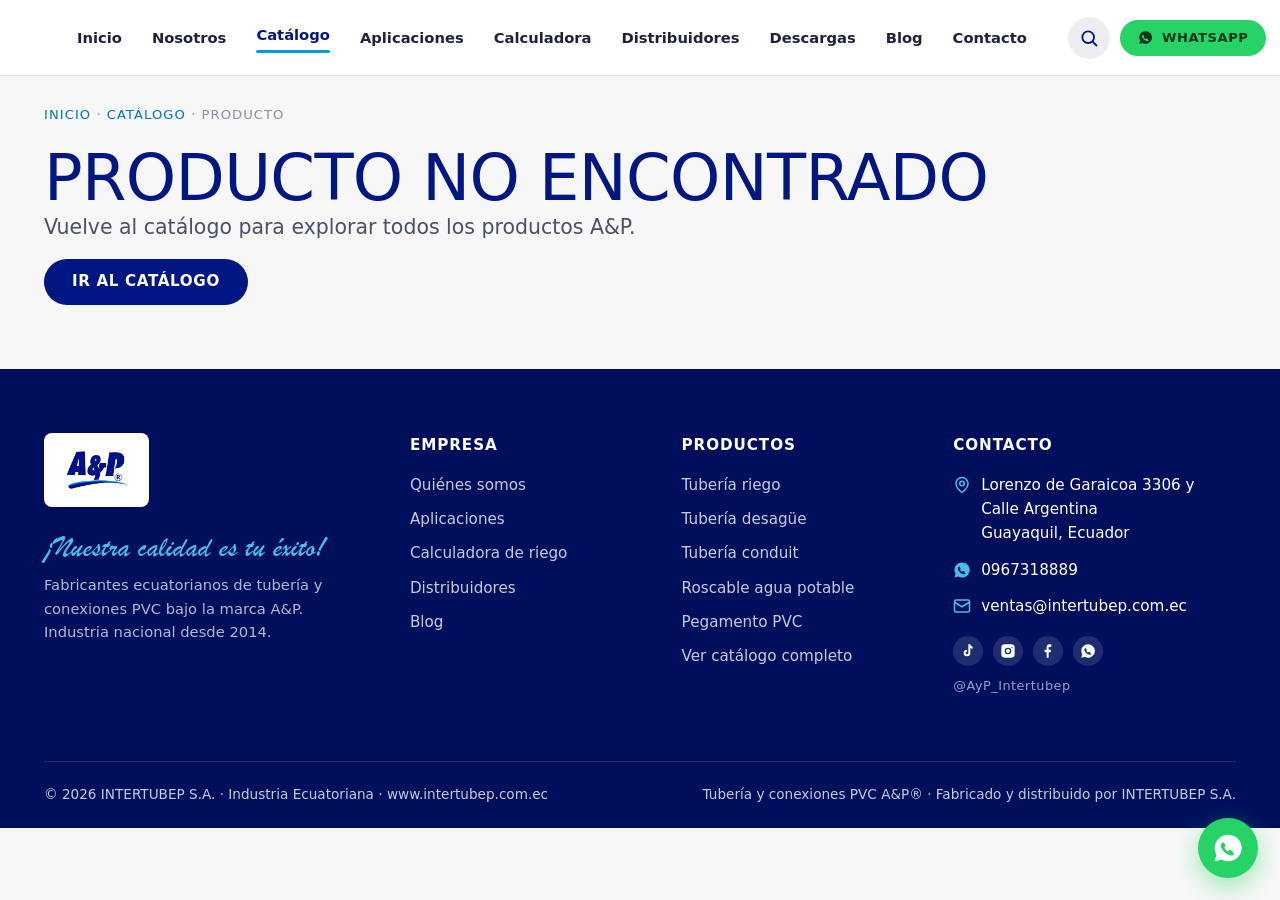
<file: producto.html>
<!DOCTYPE html>
<html lang="es">

<head>
  <meta charset="UTF-8">
  <meta name="viewport" content="width=device-width, initial-scale=1.0">
  <title>Producto · A&P · INTERTUBEP</title>
  <meta name="description" content="Catálogo de productos A&P: tuberías y conexiones de PVC de la más alta calidad fabricados en Ecuador por INTERTUBEP S.A.">
  <meta name="keywords" content="tubería pvc, conexiones pvc, A&P Ecuador, intertubep, catálogo pvc" />

  <!-- Google / Search Engine Tags -->
  <meta itemprop="name" content="Catálogo de Productos A&P | INTERTUBEP S.A." />
  <meta itemprop="description" content="Catálogo de productos A&P: tuberías y conexiones de PVC de la más alta calidad fabricados en Ecuador por INTERTUBEP S.A." />
  <meta itemprop="image" content="https://intertubep.com.ec/assets/img/ap-logo.png" />

  <!-- Open Graph / Facebook / WhatsApp Meta Tags -->
  <meta property="og:title" content="Catálogo de Productos A&P | INTERTUBEP S.A." />
  <meta property="og:site_name" content="A&P Tuberías y Accesorios" />
  <meta property="og:url" content="https://intertubep.com.ec/producto.html" />
  <meta property="og:description" content="Catálogo de productos A&P: tuberías y conexiones de PVC de la más alta calidad fabricados en Ecuador por INTERTUBEP S.A." />
  <meta property="og:type" content="website" />
  <meta property="og:image" content="https://intertubep.com.ec/assets/img/ap-logo.png" />
  <meta property="og:image:secure_url" content="https://intertubep.com.ec/assets/img/ap-logo.png" />
  <meta property="og:image:type" content="image/png" />
  <meta property="og:image:width" content="1200" />
  <meta property="og:image:height" content="630" />
  <meta property="og:image:alt" content="A&P Tuberías y Accesorios" />

  <!-- Twitter Meta Tags -->
  <meta name="twitter:card" content="summary_large_image" />
  <meta name="twitter:title" content="Catálogo de Productos A&P | INTERTUBEP S.A." />
  <meta name="twitter:description" content="Catálogo de productos A&P: tuberías y conexiones de PVC de la más alta calidad fabricados en Ecuador por INTERTUBEP S.A." />
  <meta name="twitter:image" content="https://intertubep.com.ec/assets/img/ap-logo.png" />

  <link rel="stylesheet" href="assets/css/ap.css">
  <style>
    .pd-layout {
      display: grid;
      grid-template-columns: 1fr 1fr;
      gap: 48px;
      align-items: start;
    }

    .pd-media {
      background: #fff;
      border: 1px solid var(--ap-stone-200);
      border-radius: var(--r-lg);
      aspect-ratio: 4/3;
      overflow: hidden;
      position: sticky;
      top: calc(var(--header-h) + 24px);
    }

    .pd-spec-card {
      background: #fff;
      border: 1px solid var(--ap-stone-200);
      border-radius: var(--r-lg);
      padding: 26px;
      margin-top: 28px;
    }

    .app-tags {
      display: flex;
      flex-wrap: wrap;
      gap: 8px;
    }

    @media (max-width: 860px) {
      .pd-layout {
        grid-template-columns: 1fr;
        gap: 28px;
      }

      .pd-media {
        position: static;
      }
    }
  </style>
</head>

<body data-page="catalogo">

  <section class="section--tight" style="padding-top:28px">
    <div class="wrap">
      <p class="breadcrumb" style="color:var(--ap-stone-400);margin-bottom:20px"><a href="index.html"
          style="color:var(--ap-cyan-deep)">Inicio</a> · <a href="catalogo.html"
          style="color:var(--ap-cyan-deep)">Catálogo</a> · <span id="bcCat"></span></p>
      <div id="pdRoot"></div>
    </div>
  </section>

  <section class="section--tight band-cloud" id="relatedSection" style="display:none">
    <div class="wrap">
      <h3 style="margin-bottom:28px">Productos relacionados</h3>
      <div class="grid cols-4" id="relatedGrid"></div>
    </div>
  </section>

  <script src="assets/js/products.js"></script>
  <script src="assets/js/site.js"></script>
  <script>
    (function () {
      var id = new URLSearchParams(location.search).get('id');
      var p = window.AP_getProduct(id);
      var root = document.getElementById('pdRoot');

      if (!p) {
        document.getElementById('bcCat').textContent = 'Producto';
        root.innerHTML = '<h1>Producto no encontrado</h1><p class="lead">Vuelve al catálogo para explorar todos los productos A&P.</p><a class="btn btn--primary" href="catalogo.html">Ir al catálogo</a>';
        return;
      }
      document.title = p.name + ' · A&P · INTERTUBEP';
      document.getElementById('bcCat').textContent = p.name;

      var waMsg = encodeURIComponent('Hola A&P, quiero información y cotización del producto: ' + p.name + '.');
      var waLink = 'https://wa.me/' + window.AP_WA_NUMBER + '?text=' + waMsg;
      var pillClass = p.tipo === 'Fabricado' ? 'pill--fab' : 'pill--imp';
      var pillText = p.tipo === 'Fabricado' ? 'Fabricado en Ecuador' : 'Importado · Distribuido';

      var ficha = window.AP_fichaFor(p.category);
      var fichaBtn = ficha
        ? '<a class="btn btn--ghost" href="' + ficha + '" target="_blank" rel="noopener" download>' + window.AP_ICONS.arrow + 'Descargar ficha técnica (PDF)</a>'
        : '<a class="btn btn--ghost" href="' + waLink + '" target="_blank" rel="noopener">Solicitar ficha técnica</a>';

      root.innerHTML =
        '<div class="pd-layout">' +
        '<div class="pd-media">' + window.AP_phImage(p) + '</div>' +
        '<div>' +
        '<p class="eyebrow eyebrow--ink" style="color:var(--ap-cyan-deep)">' + p.categoryLabel + '</p>' +
        '<h1 style="font-size:clamp(1.8rem,3.4vw,2.8rem)">' + p.name + '</h1>' +
        '<div style="display:flex;gap:8px;flex-wrap:wrap;margin:14px 0 18px">' +
        '<span class="pill ' + pillClass + '">' + pillText + '</span>' +
        (p.norma ? '<span class="pill pill--cyan">Norma ' + p.norma + '</span>' : '') +
        '</div>' +
        '<p class="lead" style="color:var(--ap-stone-600)">' + p.desc + '</p>' +
        '<div class="hero-cta" style="margin:24px 0 8px">' +
        '<a class="btn btn--wa" href="' + waLink + '" target="_blank" rel="noopener">' + window.AP_ICONS.whatsapp + 'Cotizar por WhatsApp</a>' +
        fichaBtn +
        '</div>' +
        '<p class="small muted" style="margin-top:4px">No mostramos precios en línea. Escríbenos por WhatsApp y te enviamos cotización; la ficha técnica está disponible en PDF.</p>' +

        (p.sizes.length ? '<div class="pd-spec-card"><h5 style="margin-bottom:14px;color:var(--ap-navy)">Medidas disponibles</h5><div class="size-chips">' +
          p.sizes.map(function (s) { return '<span class="size-chip">' + s + '</span>'; }).join('') + '</div></div>' : '') +

        (p.specs.length ? '<div class="pd-spec-card"><h5 style="margin-bottom:6px;color:var(--ap-navy)">Especificaciones técnicas</h5>' +
          '<table class="spec-table" style="margin-top:12px"><tbody>' +
          p.specs.map(function (s) { return '<tr><td style="font-weight:600;color:var(--ap-navy);width:42%">' + s[0] + '</td><td>' + s[1] + '</td></tr>'; }).join('') +
          '</tbody></table></div>' : '') +

        (p.apps.length ? '<div class="pd-spec-card"><h5 style="margin-bottom:14px;color:var(--ap-navy)">Aplicaciones</h5><div class="app-tags">' +
          p.apps.map(function (a) {
            var labels = { riego: 'Riego agrícola', construccion: 'Construcción', 'agua-potable': 'Agua potable', desague: 'Desagüe' };
            return '<a class="pill pill--navy" href="aplicaciones.html#' + a + '">' + (labels[a] || a) + '</a>';
          }).join('') + '</div></div>' : '') +
        '</div>' +
        '</div>';

      // --- Product JSON-LD & Dynamic Meta Tags (SEO) ---
      (function () {
        var schema = {
          "@context": "https://schema.org",
          "@type": "Product",
          "name": p.name,
          "description": p.desc,
          "category": p.categoryLabel,
          "brand": { "@type": "Brand", "name": "A&P" },
          "manufacturer": { "@type": "Organization", "name": "INTERTUBEP S.A." },
          "material": "PVC 100% virgen",
          "url": "https://intertubep.com.ec/producto.html?id=" + p.id,
          "additionalProperty": [
            { "@type": "PropertyValue", "name": "Vida útil", "value": "50 años" },
            { "@type": "PropertyValue", "name": "Materia prima", "value": "PVC 100% virgen" }
          ]
        };
        var imgUrl = p.img ? "https://intertubep.com.ec/" + p.img : "https://intertubep.com.ec/assets/img/ap-logo.png";
        schema.image = imgUrl;

        if (p.norma) schema.additionalProperty.push({ "@type": "PropertyValue", "name": "Norma", "value": p.norma });
        (p.specs || []).forEach(function (s) {
          if (/presi/i.test(s[0])) schema.additionalProperty.push({ "@type": "PropertyValue", "name": "Resistencia a la presión", "value": s[1] });
        });
        if (p.sizes && p.sizes.length) {
          schema.additionalProperty.push({ "@type": "PropertyValue", "name": "Diámetros disponibles", "value": p.sizes.join(", ") });
        }
        var sc = document.createElement("script");
        sc.type = "application/ld+json";
        sc.textContent = JSON.stringify(schema);
        document.head.appendChild(sc);

        // Actualizar meta descripción dinámica
        var md = document.querySelector('meta[name="description"]');
        if (md) md.content = p.desc;

        // Actualizar etiquetas Open Graph dinámicamente
        var setMeta = function(property, content, attrName) {
          var name = attrName || "property";
          var el = document.querySelector('meta[' + name + '="' + property + '"]');
          if (el) {
            el.setAttribute("content", content);
          } else {
            el = document.createElement("meta");
            el.setAttribute(name, property);
            el.setAttribute("content", content);
            document.head.appendChild(el);
          }
        };

        var pageTitle = p.name + " · A&P · INTERTUBEP";
        setMeta("og:title", pageTitle);
        setMeta("og:description", p.desc);
        setMeta("og:image", imgUrl);
        setMeta("og:image:secure_url", imgUrl);
        setMeta("og:url", "https://intertubep.com.ec/producto.html?id=" + p.id);
        setMeta("og:type", "product");

        setMeta("twitter:title", pageTitle, "name");
        setMeta("twitter:description", p.desc, "name");
        setMeta("twitter:image", imgUrl, "name");

        setMeta("itemprop:name", pageTitle, "itemprop");
        setMeta("itemprop:description", p.desc, "itemprop");
        setMeta("itemprop:image", imgUrl, "itemprop");
      })();

      // Related
      var related = window.AP_PRODUCTS.filter(function (x) { return x.category === p.category && x.id !== p.id; });
      if (related.length < 4) {
        window.AP_PRODUCTS.forEach(function (x) {
          if (related.length < 4 && x.tipo === p.tipo && x.id !== p.id && related.indexOf(x) === -1) related.push(x);
        });
      }
      related = related.slice(0, 4);
      if (related.length) {
        document.getElementById('relatedSection').style.display = '';
        document.getElementById('relatedGrid').innerHTML = related.map(function (x) { return window.AP_renderCard(x); }).join('');
      }
    })();
  </script>
</body>

</html>
</file>
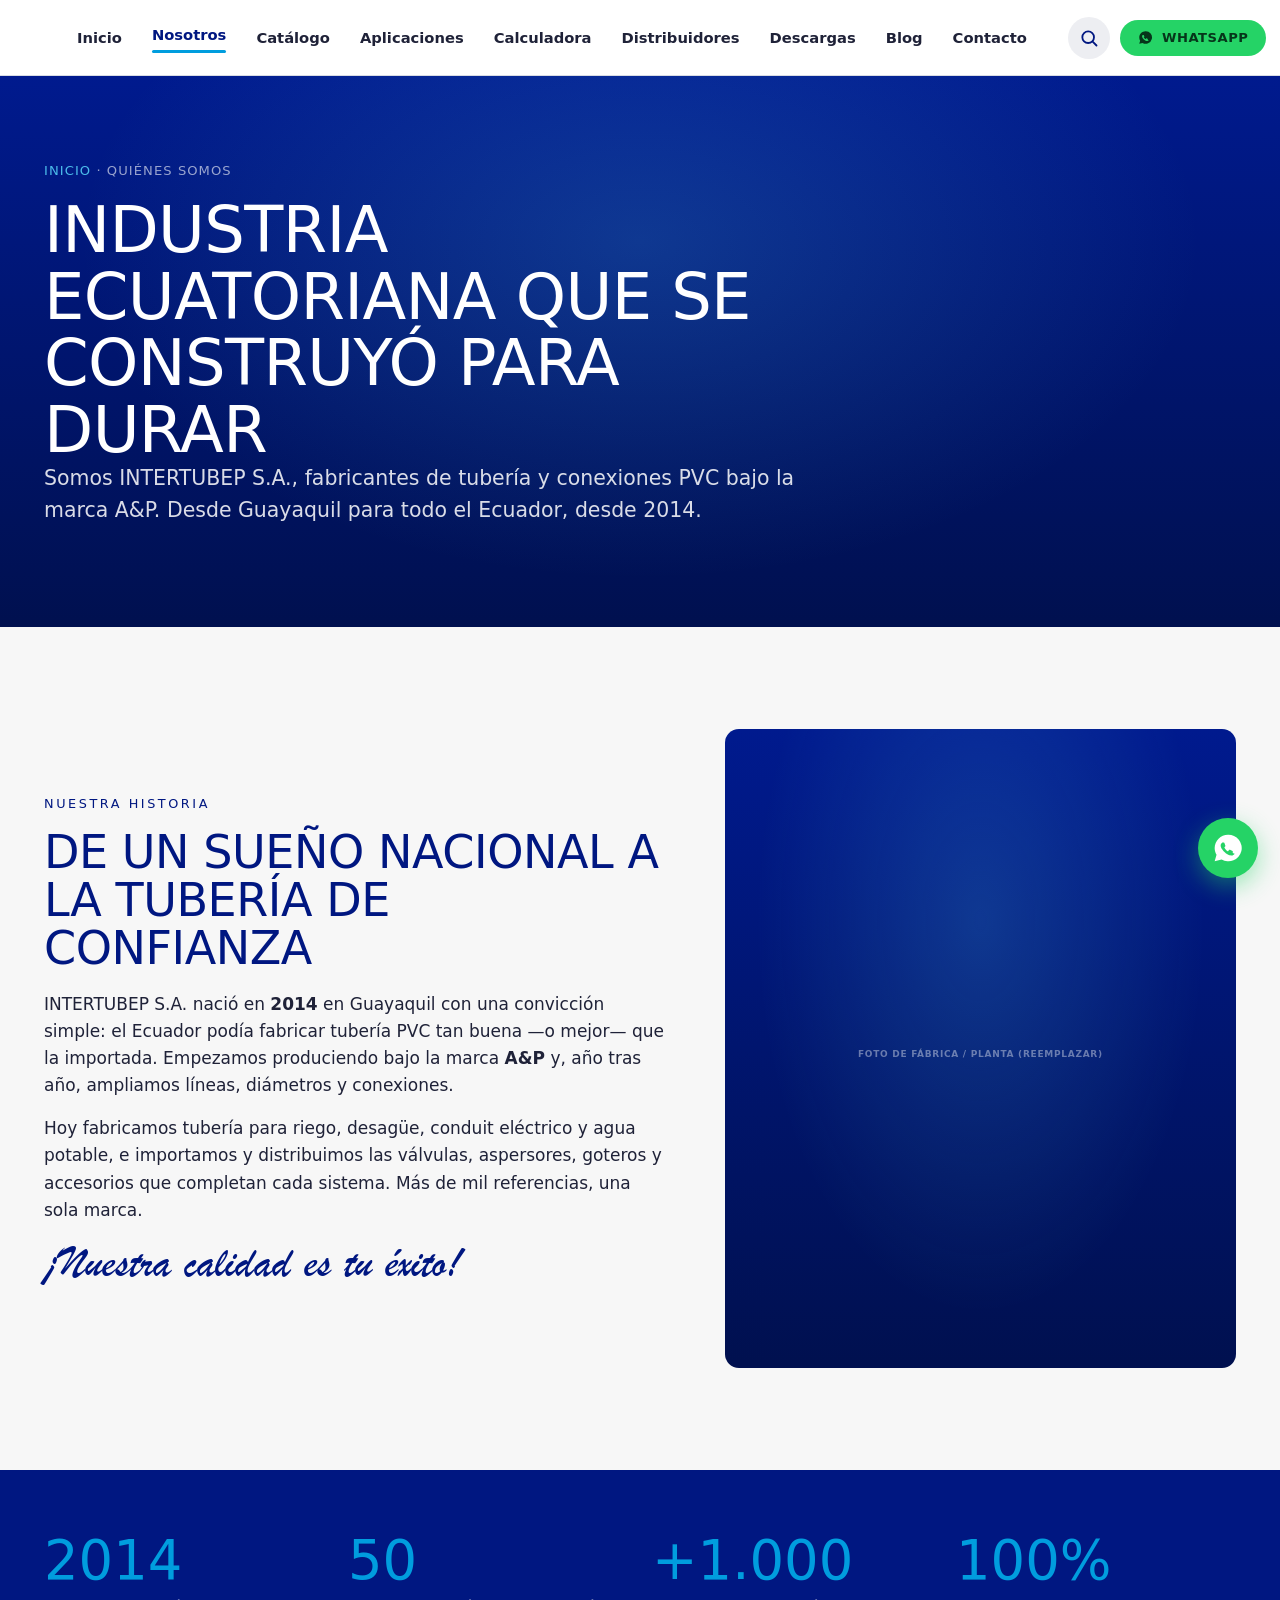
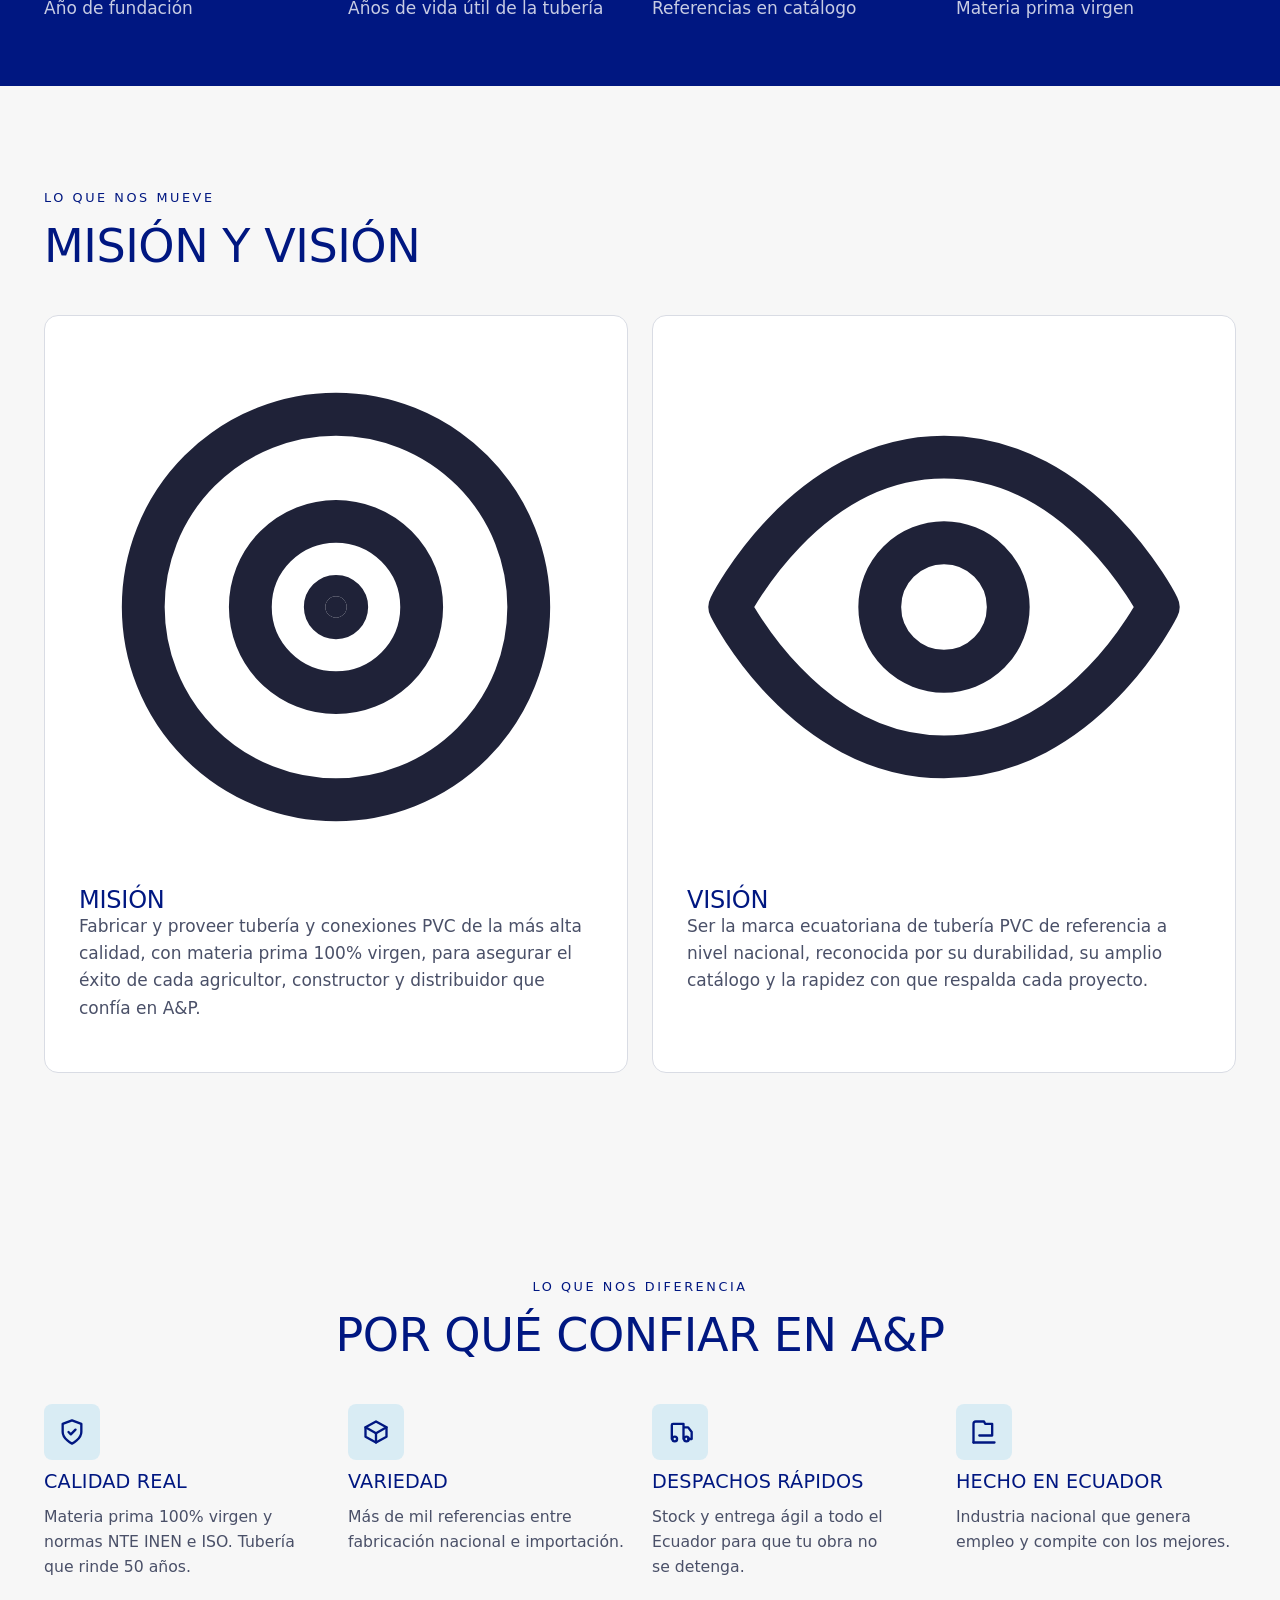
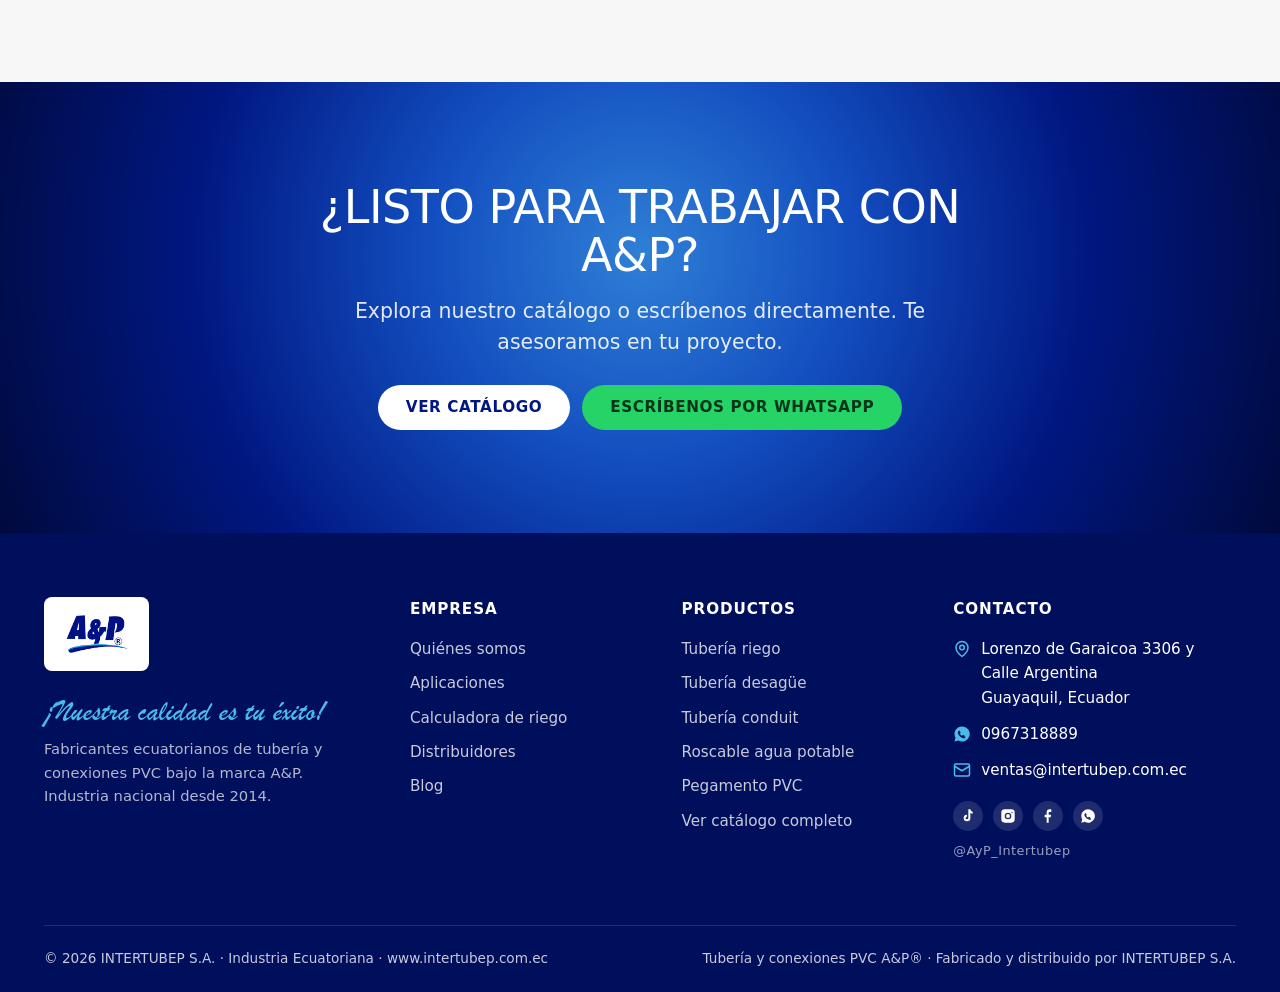
<file: quienes-somos.html>
<!DOCTYPE html>
<html lang="es">
<head>
<meta charset="UTF-8">
<meta name="viewport" content="width=device-width, initial-scale=1.0">
<title>Quiénes somos · A&P · INTERTUBEP S.A.</title>
<meta name="description" content="INTERTUBEP S.A., fabricantes ecuatorianos de tubería y conexiones PVC marca A&P desde 2014. Calidad con materia prima 100% virgen, en Guayaquil, Ecuador.">
<link rel="stylesheet" href="assets/css/ap.css">
<style>
  .mv-grid { display:grid; grid-template-columns:1fr 1fr; gap:24px; }
  .mv-card { background:#fff; border:1px solid var(--ap-stone-200); border-radius:var(--r-lg); padding:34px; }
  .mv-card .feat-ico { margin-bottom:16px; }
  .stat-row { display:grid; grid-template-columns:repeat(4,1fr); gap:24px; }
  .stat-big { font-family:var(--font-display); font-size:clamp(2.4rem,5vw,3.4rem); color:var(--ap-cyan); line-height:1; }
  .timeline { border-left:3px solid var(--ap-stone-200); padding-left:28px; display:flex; flex-direction:column; gap:30px; }
  .timeline-item { position:relative; }
  .timeline-item::before { content:""; position:absolute; left:-37px; top:4px; width:16px; height:16px; border-radius:50%; background:var(--ap-cyan); border:3px solid #fff; box-shadow:0 0 0 2px var(--ap-cyan); }
  @media (max-width:860px){ .mv-grid{grid-template-columns:1fr} .stat-row{grid-template-columns:1fr 1fr} }
  @media (max-width:680px){ .stat-row{grid-template-columns:1fr 1fr} }
</style>
</head>
<body data-page="nosotros">

<section class="page-hero">
  <div class="wrap">
    <p class="breadcrumb"><a href="index.html">Inicio</a> · Quiénes somos</p>
    <h1 style="max-width:18ch">Industria ecuatoriana que se construyó para durar</h1>
    <p class="lead">Somos INTERTUBEP S.A., fabricantes de tubería y conexiones PVC bajo la marca A&P. Desde Guayaquil para todo el Ecuador, desde 2014.</p>
  </div>
</section>

<!-- Historia -->
<section class="section">
  <div class="wrap" style="display:grid;grid-template-columns:1.1fr .9fr;gap:56px;align-items:center">
    <div class="reveal">
      <p class="eyebrow eyebrow--ink">Nuestra historia</p>
      <h2 style="margin-bottom:18px">De un sueño nacional a la tubería de confianza</h2>
      <p>INTERTUBEP S.A. nació en <strong>2014</strong> en Guayaquil con una convicción simple: el Ecuador podía fabricar tubería PVC tan buena —o mejor— que la importada. Empezamos produciendo bajo la marca <strong>A&P</strong> y, año tras año, ampliamos líneas, diámetros y conexiones.</p>
      <p>Hoy fabricamos tubería para riego, desagüe, conduit eléctrico y agua potable, e importamos y distribuimos las válvulas, aspersores, goteros y accesorios que completan cada sistema. Más de mil referencias, una sola marca.</p>
      <p class="tagline-script" style="margin-top:18px">¡Nuestra calidad es tu éxito!</p>
    </div>
    <div class="reveal ph" data-tone="navy" style="border-radius:var(--r-lg);aspect-ratio:4/5;display:grid;place-items:center;min-height:380px">
      <div style="text-align:center;color:rgba(255,255,255,.6)">
        <div style="width:160px;margin:0 auto"></div>
        <span class="ph-tag" style="position:static;display:block;margin-top:12px">Foto de fábrica / planta (reemplazar)</span>
      </div>
    </div>
  </div>
</section>

<!-- Stats -->
<section class="section--tight band-navy">
  <div class="wrap">
    <div class="stat-row">
      <div class="reveal"><div class="stat-big">2014</div><p style="color:rgba(255,255,255,.78);margin:6px 0 0">Año de fundación</p></div>
      <div class="reveal"><div class="stat-big">50</div><p style="color:rgba(255,255,255,.78);margin:6px 0 0">Años de vida útil de la tubería</p></div>
      <div class="reveal"><div class="stat-big">+1.000</div><p style="color:rgba(255,255,255,.78);margin:6px 0 0">Referencias en catálogo</p></div>
      <div class="reveal"><div class="stat-big">100%</div><p style="color:rgba(255,255,255,.78);margin:6px 0 0">Materia prima virgen</p></div>
    </div>
  </div>
</section>

<!-- Misión / Visión -->
<section class="section">
  <div class="wrap">
    <div class="section-head reveal"><p class="eyebrow eyebrow--ink">Lo que nos mueve</p><h2>Misión y visión</h2></div>
    <div class="mv-grid">
      <div class="mv-card reveal">
        <div class="feat-ico"><svg viewBox="0 0 24 24" fill="none" stroke="currentColor" stroke-width="2" stroke-linecap="round" stroke-linejoin="round"><circle cx="12" cy="12" r="9"/><circle cx="12" cy="12" r="4"/><circle cx="12" cy="12" r="0.5" fill="currentColor"/></svg></div>
        <h3 style="font-size:1.5rem">Misión</h3>
        <p class="muted">Fabricar y proveer tubería y conexiones PVC de la más alta calidad, con materia prima 100% virgen, para asegurar el éxito de cada agricultor, constructor y distribuidor que confía en A&P.</p>
      </div>
      <div class="mv-card reveal">
        <div class="feat-ico"><svg viewBox="0 0 24 24" fill="none" stroke="currentColor" stroke-width="2" stroke-linecap="round" stroke-linejoin="round"><path d="M2 12s3.5-7 10-7 10 7 10 7-3.5 7-10 7-10-7-10-7z"/><circle cx="12" cy="12" r="3"/></svg></div>
        <h3 style="font-size:1.5rem">Visión</h3>
        <p class="muted">Ser la marca ecuatoriana de tubería PVC de referencia a nivel nacional, reconocida por su durabilidad, su amplio catálogo y la rapidez con que respalda cada proyecto.</p>
      </div>
    </div>
  </div>
</section>

<!-- Valores / diferenciadores -->
<section class="section band-cloud">
  <div class="wrap">
    <div class="section-head center reveal"><p class="eyebrow eyebrow--ink">Lo que nos diferencia</p><h2>Por qué confiar en A&P</h2></div>
    <div class="grid cols-4">
      <div class="feature reveal"><div class="feat-ico"><svg viewBox="0 0 24 24" fill="none" stroke="currentColor" stroke-width="2" stroke-linecap="round" stroke-linejoin="round"><path d="M12 22s8-4 8-10V5l-8-3-8 3v7c0 6 8 10 8 10z"/><path d="m9 12 2 2 4-4"/></svg></div><h4>Calidad real</h4><p>Materia prima 100% virgen y normas NTE INEN e ISO. Tubería que rinde 50 años.</p></div>
      <div class="feature reveal"><div class="feat-ico"><svg viewBox="0 0 24 24" fill="none" stroke="currentColor" stroke-width="2" stroke-linecap="round" stroke-linejoin="round"><path d="M21 8 12 3 3 8l9 5 9-5z"/><path d="M3 8v8l9 5 9-5V8"/><path d="M12 13v8"/></svg></div><h4>Variedad</h4><p>Más de mil referencias entre fabricación nacional e importación.</p></div>
      <div class="feature reveal"><div class="feat-ico"><svg viewBox="0 0 24 24" fill="none" stroke="currentColor" stroke-width="2" stroke-linecap="round" stroke-linejoin="round"><path d="M5 18V6a1 1 0 0 1 1-1h9v13M15 8h4l3 4v6h-3"/><circle cx="7.5" cy="18" r="2"/><circle cx="17.5" cy="18" r="2"/></svg></div><h4>Despachos rápidos</h4><p>Stock y entrega ágil a todo el Ecuador para que tu obra no se detenga.</p></div>
      <div class="feature reveal"><div class="feat-ico"><svg viewBox="0 0 24 24" fill="none" stroke="currentColor" stroke-width="2" stroke-linecap="round" stroke-linejoin="round"><path d="M3 21V5a2 2 0 0 1 2-2h7l1 2h6v10H8"/><path d="M3 21h18"/></svg></div><h4>Hecho en Ecuador</h4><p>Industria nacional que genera empleo y compite con los mejores.</p></div>
    </div>
  </div>
</section>

<!-- CTA -->
<section class="section band-glow">
  <div class="wrap center" style="max-width:720px">
    <h2 class="reveal" style="margin-bottom:16px">¿Listo para trabajar con A&P?</h2>
    <p class="lead reveal" style="color:rgba(255,255,255,.88);margin-bottom:26px">Explora nuestro catálogo o escríbenos directamente. Te asesoramos en tu proyecto.</p>
    <div class="hero-cta reveal" style="justify-content:center">
      <a class="btn btn--on-navy" href="catalogo.html">Ver catálogo</a>
      <a class="btn btn--wa" id="qsWa" href="#" target="_blank" rel="noopener">Escríbenos por WhatsApp</a>
    </div>
  </div>
</section>

<script src="assets/js/products.js"></script>
<script src="assets/js/site.js"></script>
<script>document.getElementById('qsWa').href = window.AP_WA_LINK;</script>
</body>
</html>
</file>
<file: assets/css/ap.css>
/* ============================================================
   A&P · INTERTUBEP — Sitio web
   Tokens de marca (confirmados) + componentes del sitio
   ============================================================ */

@font-face {
  font-family: 'Brush Script Std';
  src: url('../fonts/BRUSHSCI.TTF') format('truetype');
  font-weight: 400;
  font-style: normal;
  font-display: swap;
}

@import url('https://fonts.googleapis.com/css2?family=Archivo+Black&family=Barlow:wght@400;500;600;700&family=Work+Sans:wght@400;500;600;700;800;900&display=swap');

:root {
  /* Brand — primary */
  --ap-navy:        #001781;
  --ap-navy-deep:   #000F5C;
  --ap-navy-soft:   #1A2E94;
  --ap-navy-glow:   #0B2DAE;
  --ap-cyan:        #009DDE;
  --ap-cyan-deep:   #0078B0;
  --ap-cyan-soft:   #4BBCEA;
  --ap-cyan-light:  #B4E4F6;

  /* Neutrals */
  --ap-white:   #FFFFFF;
  --ap-cloud:   #F7F7F7;
  --ap-stone-100: #EDEEF2;
  --ap-stone-200: #D9DCE4;
  --ap-stone-400: #8A90A4;
  --ap-stone-600: #4A5068;
  --ap-stone-800: #1F2238;
  --ap-ink:     #0A0C1C;

  /* Riego accent (only colour outside navy/cyan) */
  --line-riego:      #9BCC2A;
  --line-riego-soft: #C5E07A;
  --line-riego-deep: #5C8A15;

  /* Semantic (no red — amber substitute) */
  --ap-success: #2E8B3D;
  --ap-warning: #E8A317;
  --ap-danger:  #D97500;

  /* Fonts */
  --font-display: 'Archivo Black', 'Arial Black', system-ui, sans-serif;
  --font-body:    'Work Sans', system-ui, -apple-system, sans-serif;
  --font-numeric: 'Barlow', 'Work Sans', sans-serif;
  --font-script:  'Brush Script Std', 'Brush Script MT', cursive;

  /* Radii */
  --r-sm: 4px; --r-md: 8px; --r-lg: 14px; --r-pill: 999px;

  /* Shadows */
  --shadow-sm: 0 1px 2px rgba(0,23,129,.08);
  --shadow-md: 0 4px 14px rgba(0,23,129,.10);
  --shadow-lg: 0 16px 40px rgba(0,23,129,.16);
  --shadow-brand: 0 10px 32px rgba(0,23,129,.30);

  /* Signature backgrounds */
  --bg-navy-glow: radial-gradient(circle at 50% 38%, #2f7fd6 0%, #134ec0 30%, #001781 64%, #000a3d 100%);
  --bg-navy-textured: radial-gradient(ellipse at 50% 30%, rgba(75,188,234,.20), transparent 62%), linear-gradient(180deg, #001a8e 0%, #00104f 100%);
  --bg-water: linear-gradient(180deg, #ffffff 0%, #e3f1fb 50%, #b9def0 100%);

  /* Motion */
  --ease-out: cubic-bezier(.2,.7,.2,1);
  --dur: 200ms;

  --maxw: 1240px;
  --header-h: 76px;
}

* { box-sizing: border-box; }

html { scroll-behavior: smooth; }

body {
  margin: 0;
  background: var(--ap-cloud);
  color: var(--ap-stone-800);
  font-family: var(--font-body);
  font-size: 17px;
  line-height: 1.6;
  -webkit-font-smoothing: antialiased;
  overflow-x: hidden;
}

img { max-width: 100%; display: block; }
a { color: var(--ap-navy); text-decoration: none; }

h1,h2,h3,h4 {
  font-family: var(--font-display);
  font-weight: 400;
  color: var(--ap-navy);
  text-transform: uppercase;
  line-height: 1.04;
  letter-spacing: -.01em;
  margin: 0;
}
h1 { font-size: clamp(2.2rem, 5vw, 4rem); }
h2 { font-size: clamp(1.8rem, 3.6vw, 2.9rem); }
h3 { font-size: clamp(1.3rem, 2.4vw, 1.9rem); }
h4 { font-size: 1.2rem; letter-spacing: .01em; }
p { margin: 0 0 1rem; text-wrap: pretty; }

.wrap { max-width: var(--maxw); margin: 0 auto; padding: 0 24px; }
.section { padding: clamp(56px, 8vw, 104px) 0; }
.section--tight { padding: clamp(40px, 5vw, 64px) 0; }

.eyebrow {
  font-family: var(--font-display);
  font-size: .8rem;
  letter-spacing: .2em;
  text-transform: uppercase;
  color: var(--ap-cyan);
  margin: 0 0 14px;
}
.eyebrow--ink { color: var(--ap-navy); }
.tagline-script {
  font-family: var(--font-script);
  color: var(--ap-navy);
  line-height: 1;
  font-size: clamp(1.8rem, 4vw, 2.8rem);
}
.tagline-script--light { color: #fff; }
.tagline-script--cyan { color: var(--ap-cyan-soft); }

.lead { font-size: clamp(1.05rem, 1.6vw, 1.3rem); color: var(--ap-stone-600); line-height: 1.55; }
.muted { color: var(--ap-stone-600); }
.numeric { font-family: var(--font-numeric); font-variant-numeric: tabular-nums; }

/* ---------- Buttons ---------- */
.btn {
  font-family: var(--font-body);
  font-weight: 700;
  font-size: .95rem;
  letter-spacing: .04em;
  text-transform: uppercase;
  padding: 15px 28px;
  border-radius: var(--r-pill);
  border: 0;
  display: inline-flex;
  align-items: center;
  gap: 9px;
  cursor: pointer;
  transition: transform var(--dur) var(--ease-out), background var(--dur) var(--ease-out), box-shadow var(--dur) var(--ease-out);
  white-space: nowrap;
  line-height: 1;
}
.btn svg { width: 1.15em; height: 1.15em; }
.btn--primary { background: var(--ap-navy); color: #fff; }
.btn--primary:hover { background: var(--ap-navy-soft); }
.btn--accent { background: var(--ap-cyan); color: #fff; }
.btn--accent:hover { background: var(--ap-cyan-deep); }
.btn--wa { background: #25D366; color: #06351a; }
.btn--wa:hover { background: #1eb858; }
.btn--ghost { background: transparent; color: var(--ap-navy); border: 2px solid var(--ap-navy); padding: 13px 26px; }
.btn--ghost:hover { background: var(--ap-navy); color: #fff; }
.btn--on-navy { background: #fff; color: var(--ap-navy); }
.btn--on-navy:hover { background: var(--ap-cyan-light); }
.btn--riego { background: var(--line-riego); color: #19300a; }
.btn--riego:hover { background: var(--line-riego-deep); color:#fff; }
.btn:active { transform: translateY(1px); }
.btn--sm { padding: 10px 18px; font-size: .82rem; }

/* ---------- Header ---------- */
.site-header {
  position: sticky; top: 0; z-index: 100;
  background: rgba(255,255,255,.96);
  backdrop-filter: blur(8px);
  border-bottom: 1px solid var(--ap-stone-200);
  height: var(--header-h);
}
.header-inner { height: var(--header-h); display: flex; align-items: center; gap: 20px; }
.brand-logo { display: flex; align-items: center; gap: 0; }
.brand-logo img { height: 42px; width: auto; }
.main-nav { display: flex; align-items: center; gap: 4px; margin-left: auto; }
.main-nav a {
  font-weight: 600; font-size: .92rem; color: var(--ap-stone-800);
  padding: 9px 13px; border-radius: var(--r-md);
  transition: color var(--dur), background var(--dur);
  white-space: nowrap;
}
.main-nav a:hover { color: var(--ap-navy); background: var(--ap-stone-100); }
.main-nav a.active { color: var(--ap-navy); }
.main-nav a.active::after { content:""; display:block; height:3px; border-radius:3px; background: var(--ap-cyan); margin-top:3px; }
.header-actions { display: flex; align-items: center; gap: 10px; margin-left: 8px; }
.icon-btn {
  background: var(--ap-stone-100); border: 0; width: 42px; height: 42px;
  border-radius: var(--r-pill); display: grid; place-items: center; cursor: pointer;
  color: var(--ap-navy); transition: background var(--dur);
}
.icon-btn:hover { background: var(--ap-stone-200); }
.icon-btn svg { width: 20px; height: 20px; }
.nav-toggle { display: none; }

/* Mobile nav */
.mobile-nav {
  position: fixed; inset: var(--header-h) 0 0 0; z-index: 99;
  background: var(--ap-navy); color: #fff;
  transform: translateX(100%); transition: transform 260ms var(--ease-out);
  padding: 24px; overflow-y: auto;
  display: flex; flex-direction: column; gap: 4px;
}
.mobile-nav.open { transform: translateX(0); }
.mobile-nav a { color: #fff; font-family: var(--font-display); text-transform: uppercase; font-size: 1.3rem; padding: 16px 8px; border-bottom: 1px solid rgba(255,255,255,.12); }

/* ---------- Search overlay ---------- */
.search-overlay {
  position: fixed; inset: 0; z-index: 200; background: rgba(0,15,92,.6);
  backdrop-filter: blur(4px); display: none; padding-top: 12vh;
}
.search-overlay.open { display: block; }
.search-box { max-width: 720px; margin: 0 auto; background: #fff; border-radius: var(--r-lg); box-shadow: var(--shadow-lg); overflow: hidden; }
.search-box-top { display: flex; align-items: center; gap: 12px; padding: 18px 22px; border-bottom: 1px solid var(--ap-stone-200); }
.search-box-top input { flex: 1; border: 0; outline: 0; font-size: 1.3rem; font-family: var(--font-body); color: var(--ap-navy); }
.search-results { max-height: 56vh; overflow-y: auto; }
.search-results a { display: flex; align-items: center; gap: 14px; padding: 13px 22px; border-bottom: 1px solid var(--ap-stone-100); }
.search-results a:hover { background: var(--ap-stone-100); }
.search-hint { padding: 22px; color: var(--ap-stone-400); }

/* ---------- Hero ---------- */
.hero { position: relative; background: var(--bg-navy-glow); color: #fff; overflow: hidden; }
.hero::after { /* subtle grain */
  content:""; position: absolute; inset: 0; opacity: .06; pointer-events: none;
  background-image: repeating-linear-gradient(45deg, #fff 0 1px, transparent 1px 4px);
}
.hero-slides { position: relative; }
.hero-slide {
  display: none;
  grid-template-columns: 1.05fr .95fr; align-items: center; gap: 40px;
  min-height: 540px; padding: 56px 0 72px;
}
.hero-slide.active { display: grid; animation: heroFade 500ms var(--ease-out); }
@keyframes heroFade { from { opacity: 0; transform: translateY(8px); } to { opacity: 1; transform: none; } }
.hero-eyebrow { color: var(--ap-cyan-soft); }
.hero h1 { color: #fff; text-shadow: 0 2px 18px rgba(0,0,0,.25); }
.hero .hero-sub { font-size: clamp(1.05rem, 1.6vw, 1.25rem); color: rgba(255,255,255,.88); max-width: 30ch; margin: 18px 0 28px; }
.hero-cta { display: flex; gap: 12px; flex-wrap: wrap; }
.hero-visual { position: relative; display: grid; place-items: center; min-height: 420px; }
.hero-dots { position: absolute; bottom: 26px; left: 0; right: 0; display: flex; gap: 10px; justify-content: center; z-index: 5; }
.hero-dot { width: 11px; height: 11px; border-radius: 50%; border: 0; background: rgba(255,255,255,.35); cursor: pointer; transition: background var(--dur), width var(--dur); padding:0; }
.hero-dot.active { background: var(--ap-cyan); width: 30px; border-radius: 6px; }
.hero-stat-chip {
  position:absolute; background:#fff; color:var(--ap-navy); border-radius: var(--r-lg);
  box-shadow: var(--shadow-lg); padding: 14px 18px; font-family: var(--font-display);
}

/* ---------- Product placeholder ---------- */
.ph {
  background: linear-gradient(135deg, #eef1f6, #dce2ec);
  position: relative; display: grid; place-items: center; overflow: hidden;
  border-radius: var(--r-md);
}
.ph[data-tone="navy"] { background: var(--bg-navy-textured); }
.ph[data-tone="riego"] { background: linear-gradient(135deg,#eaf6cf,#d3ecf7); }
.ph[data-tone="water"] { background: var(--bg-water); }
.ph-tag {
  position: absolute; left: 8px; bottom: 7px; font-size: 9px; letter-spacing:.08em;
  text-transform: uppercase; color: rgba(10,12,28,.32); font-weight: 600;
}
.ph[data-tone="navy"] .ph-tag { color: rgba(255,255,255,.4); }
.ph-logo { position: absolute; top: 8px; right: 8px; z-index: 3; background: rgba(255,255,255,.96); border-radius: 6px; padding: 3px 6px; box-shadow: 0 1px 5px rgba(0,23,129,.18); line-height: 0; pointer-events: none; }
.ph-logo img { width: 40px; height: auto; display: block; }
.card-media .ph-logo img { width: 36px; }

/* ---------- Cards ---------- */
.grid { display: grid; gap: 24px; }
.cols-2 { grid-template-columns: repeat(2, 1fr); }
.cols-3 { grid-template-columns: repeat(3, 1fr); }
.cols-4 { grid-template-columns: repeat(4, 1fr); }

.card {
  background: #fff; border: 1px solid var(--ap-stone-200); border-radius: var(--r-lg);
  overflow: hidden; transition: transform var(--dur) var(--ease-out), box-shadow var(--dur) var(--ease-out), border-color var(--dur);
  display: flex; flex-direction: column;
}
.card:hover { transform: translateY(-4px); box-shadow: var(--shadow-lg); border-color: var(--ap-cyan-soft); }
.card-media { aspect-ratio: 4/3; position: relative; }
.card-body { padding: 18px 18px 20px; display: flex; flex-direction: column; gap: 8px; flex: 1; }
.card-body h4 { color: var(--ap-navy); }
.card-cat { font-size: .72rem; font-weight: 700; letter-spacing: .1em; text-transform: uppercase; color: var(--ap-cyan-deep); }
.card-meta { margin-top: auto; padding-top: 10px; font-size: .85rem; color: var(--ap-stone-400); display:flex; align-items:center; gap:6px; }

/* line tag pill */
.pill { display:inline-flex; align-items:center; gap:6px; font-size:.7rem; font-weight:700; letter-spacing:.08em; text-transform:uppercase; padding:5px 11px; border-radius: var(--r-pill); }
.pill--riego { background: rgba(155,204,42,.16); color: var(--line-riego-deep); }
.pill--navy { background: rgba(0,23,129,.08); color: var(--ap-navy); }
.pill--cyan { background: rgba(0,157,222,.12); color: var(--ap-cyan-deep); }
.pill--fab { background: var(--ap-navy); color:#fff; }
.pill--imp { background: var(--ap-stone-100); color: var(--ap-stone-600); }

/* ---------- Line cards (4 product lines) ---------- */
.line-card { position: relative; border-radius: var(--r-lg); overflow: hidden; color: #fff; min-height: 300px; display: flex; flex-direction: column; justify-content: flex-end; padding: 26px; transition: transform var(--dur) var(--ease-out); }
.line-card:hover { transform: translateY(-5px); }
.line-card .line-card-bg { position: absolute; inset: 0; z-index: 0; }
.line-card > * { position: relative; z-index: 1; }
.line-card h3 { color: #fff; }
.line-card .line-desc { color: rgba(255,255,255,.85); font-size: .95rem; margin: 6px 0 16px; }
.line-card .line-link { font-weight: 700; text-transform: uppercase; letter-spacing: .05em; font-size: .85rem; color: #fff; display: inline-flex; align-items: center; gap: 7px; }
.line-card.riego { color: var(--ap-navy); }
.line-card.riego h3, .line-card.riego .line-link { color: var(--ap-navy); }
.line-card.riego .line-desc { color: var(--line-riego-deep); }

/* ---------- Feature (diferenciadores) ---------- */
.feature { display: flex; flex-direction: column; gap: 12px; }
.feature .feat-ico { width: 56px; height: 56px; border-radius: var(--r-md); background: rgba(0,157,222,.12); color: var(--ap-navy); display: grid; place-items: center; }
.feature .feat-ico svg { width: 28px; height: 28px; }
.feature h4 { color: var(--ap-navy); }
.feature p { color: var(--ap-stone-600); font-size: .98rem; margin: 0; }
.feat-num { font-family: var(--font-display); font-size: 2.6rem; color: var(--ap-cyan); line-height: 1; }

/* ---------- Bands ---------- */
.band-navy { background: var(--ap-navy); color: #fff; }
.band-navy h2 { color: #fff; }
.band-glow { background: var(--bg-navy-glow); color: #fff; }
.band-glow h2 { color: #fff; }
.band-cloud { background: var(--ap-cloud); }

/* ---------- Footer ---------- */
.site-footer { background: var(--ap-navy-deep); color: rgba(255,255,255,.78); padding: 64px 0 0; }
.footer-top { display: grid; grid-template-columns: 1.4fr 1fr 1fr 1.2fr; gap: 36px; }
.footer-logo-plate { background:#fff; border-radius: var(--r-md); padding: 14px 18px; display: inline-block; }
.footer-logo-plate img { height: 46px; }
.site-footer h5 { font-family: var(--font-display); text-transform: uppercase; color: #fff; font-size: .95rem; letter-spacing: .06em; margin: 0 0 16px; }
.footer-links { display: flex; flex-direction: column; gap: 10px; }
.footer-links a { color: rgba(255,255,255,.78); font-size: .95rem; }
.footer-links a:hover { color: var(--ap-cyan-soft); }
.footer-contact-row { display: flex; gap: 10px; align-items: flex-start; margin-bottom: 12px; font-size: .95rem; }
.footer-contact-row svg { width: 18px; height: 18px; color: var(--ap-cyan-soft); flex: none; margin-top: 3px; }
.footer-bottom { border-top: 1px solid rgba(255,255,255,.12); margin-top: 48px; padding: 22px 0; display: flex; justify-content: space-between; align-items: center; gap: 16px; flex-wrap: wrap; font-size: .85rem; }

/* social strip */
.social-strip { display: flex; align-items: center; gap: 16px; flex-wrap: wrap; font-weight: 700; letter-spacing: .04em; text-transform: uppercase; font-size: .82rem; color: #fff; }
.social-ico-group { display: inline-flex; gap: 10px; align-items: center; }
.social-ico { width: 30px; height: 30px; border-radius: 50%; background: rgba(255,255,255,.12); display: grid; place-items: center; color: #fff; transition: background var(--dur); }
.social-ico:hover { background: var(--ap-cyan); }
.social-ico svg { width: 16px; height: 16px; }

/* ---------- Floating WhatsApp ---------- */
.wa-float { position: fixed; right: 22px; bottom: 22px; z-index: 150; width: 60px; height: 60px; border-radius: 50%; background: #25D366; color: #fff; display: grid; place-items: center; box-shadow: 0 8px 24px rgba(37,211,102,.45); transition: transform var(--dur); }
.wa-float:hover { transform: scale(1.07); }
.wa-float svg { width: 32px; height: 32px; }

/* ---------- Page hero (interior pages) ---------- */
.page-hero { background: var(--bg-navy-textured); color: #fff; padding: clamp(48px,7vw,84px) 0; position: relative; overflow: hidden; }
.page-hero h1 { color: #fff; }
.page-hero .lead { color: rgba(255,255,255,.85); max-width: 60ch; }
.breadcrumb { font-size: .82rem; color: rgba(255,255,255,.6); margin-bottom: 16px; text-transform: uppercase; letter-spacing: .08em; }
.breadcrumb a { color: var(--ap-cyan-soft); }

/* ---------- Catalog ---------- */
.catalog-layout { display: grid; grid-template-columns: 250px 1fr; gap: 32px; align-items: start; }
.filter-panel { position: sticky; top: calc(var(--header-h) + 20px); background:#fff; border:1px solid var(--ap-stone-200); border-radius: var(--r-lg); padding: 22px; }
.filter-group { margin-bottom: 22px; }
.filter-group h5 { font-family: var(--font-body); font-weight: 700; font-size: .78rem; letter-spacing: .1em; text-transform: uppercase; color: var(--ap-stone-400); margin: 0 0 12px; }
.filter-opt { display: block; width: 100%; text-align: left; background: none; border: 0; padding: 9px 12px; border-radius: var(--r-md); font: inherit; font-size: .92rem; color: var(--ap-stone-800); cursor: pointer; transition: background var(--dur); }
.filter-opt:hover { background: var(--ap-stone-100); }
.filter-opt.active { background: var(--ap-navy); color: #fff; font-weight: 600; }
.catalog-toolbar { display: flex; align-items: center; gap: 14px; margin-bottom: 22px; flex-wrap: wrap; }
.catalog-search { flex: 1; min-width: 220px; display: flex; align-items: center; gap: 10px; background: #fff; border: 1px solid var(--ap-stone-200); border-radius: var(--r-pill); padding: 11px 18px; }
.catalog-search input { border: 0; outline: 0; flex: 1; font: inherit; color: var(--ap-navy); background: none; }
.catalog-search svg { width: 18px; height: 18px; color: var(--ap-stone-400); }
.catalog-count { color: var(--ap-stone-400); font-size: .9rem; }

/* table */
.spec-table { width: 100%; border-collapse: collapse; font-family: var(--font-numeric); font-size: .92rem; }
.spec-table th { background: var(--ap-navy); color: #fff; text-align: left; padding: 10px 14px; font-weight: 600; font-size: .82rem; text-transform: uppercase; letter-spacing: .04em; }
.spec-table td { padding: 9px 14px; border-bottom: 1px solid var(--ap-stone-100); }
.spec-table tr:nth-child(even) td { background: var(--ap-cloud); }
.spec-table caption { text-align: left; font-weight: 700; color: var(--ap-navy); margin-bottom: 8px; }

/* chips for sizes */
.size-chips { display: flex; flex-wrap: wrap; gap: 8px; }
.size-chip { font-family: var(--font-numeric); font-weight: 600; font-size: .85rem; background: var(--ap-stone-100); color: var(--ap-navy); padding: 6px 12px; border-radius: var(--r-sm); }

/* ---------- Misc ---------- */
.divider { height: 1px; background: var(--ap-stone-200); border: 0; margin: 0; }
.center { text-align: center; }
.mt-0 { margin-top: 0; } .mb-0 { margin-bottom: 0; }
.flex { display: flex; } .gap-12 { gap: 12px; } .gap-16 { gap: 16px; }
.items-center { align-items: center; }
.section-head { max-width: 64ch; margin-bottom: 44px; }
.section-head.center { margin-left: auto; margin-right: auto; }
.reveal { opacity: 0; transform: translateY(20px); transition: opacity 600ms var(--ease-out), transform 600ms var(--ease-out); }
.reveal.in { opacity: 1; transform: none; }

/* ---------- Responsive ---------- */
@media (max-width: 1000px) {
  .footer-top { grid-template-columns: 1fr 1fr; gap: 28px; }
  .catalog-layout { grid-template-columns: 1fr; }
  .filter-panel { position: static; }
  .cols-4 { grid-template-columns: repeat(2, 1fr); }
}
@media (max-width: 860px) {
  .main-nav, .header-actions .desktop-only { display: none; }
  .nav-toggle { display: grid; }
  .hero-slide { grid-template-columns: 1fr; text-align: left; min-height: auto; }
  .hero-visual { display: none; }
  .hero-slide { padding: 48px 0 72px; }
}
@media (max-width: 680px) {
  body { font-size: 16px; }
  .cols-2, .cols-3, .cols-4 { grid-template-columns: 1fr; }
  .footer-top { grid-template-columns: 1fr; }
  .footer-bottom { flex-direction: column; align-items: flex-start; }
  .section { padding: 52px 0; }
}
@media (prefers-reduced-motion: reduce) {
  * { animation: none !important; transition: none !important; }
  .reveal { opacity: 1; transform: none; }
}
</file>
